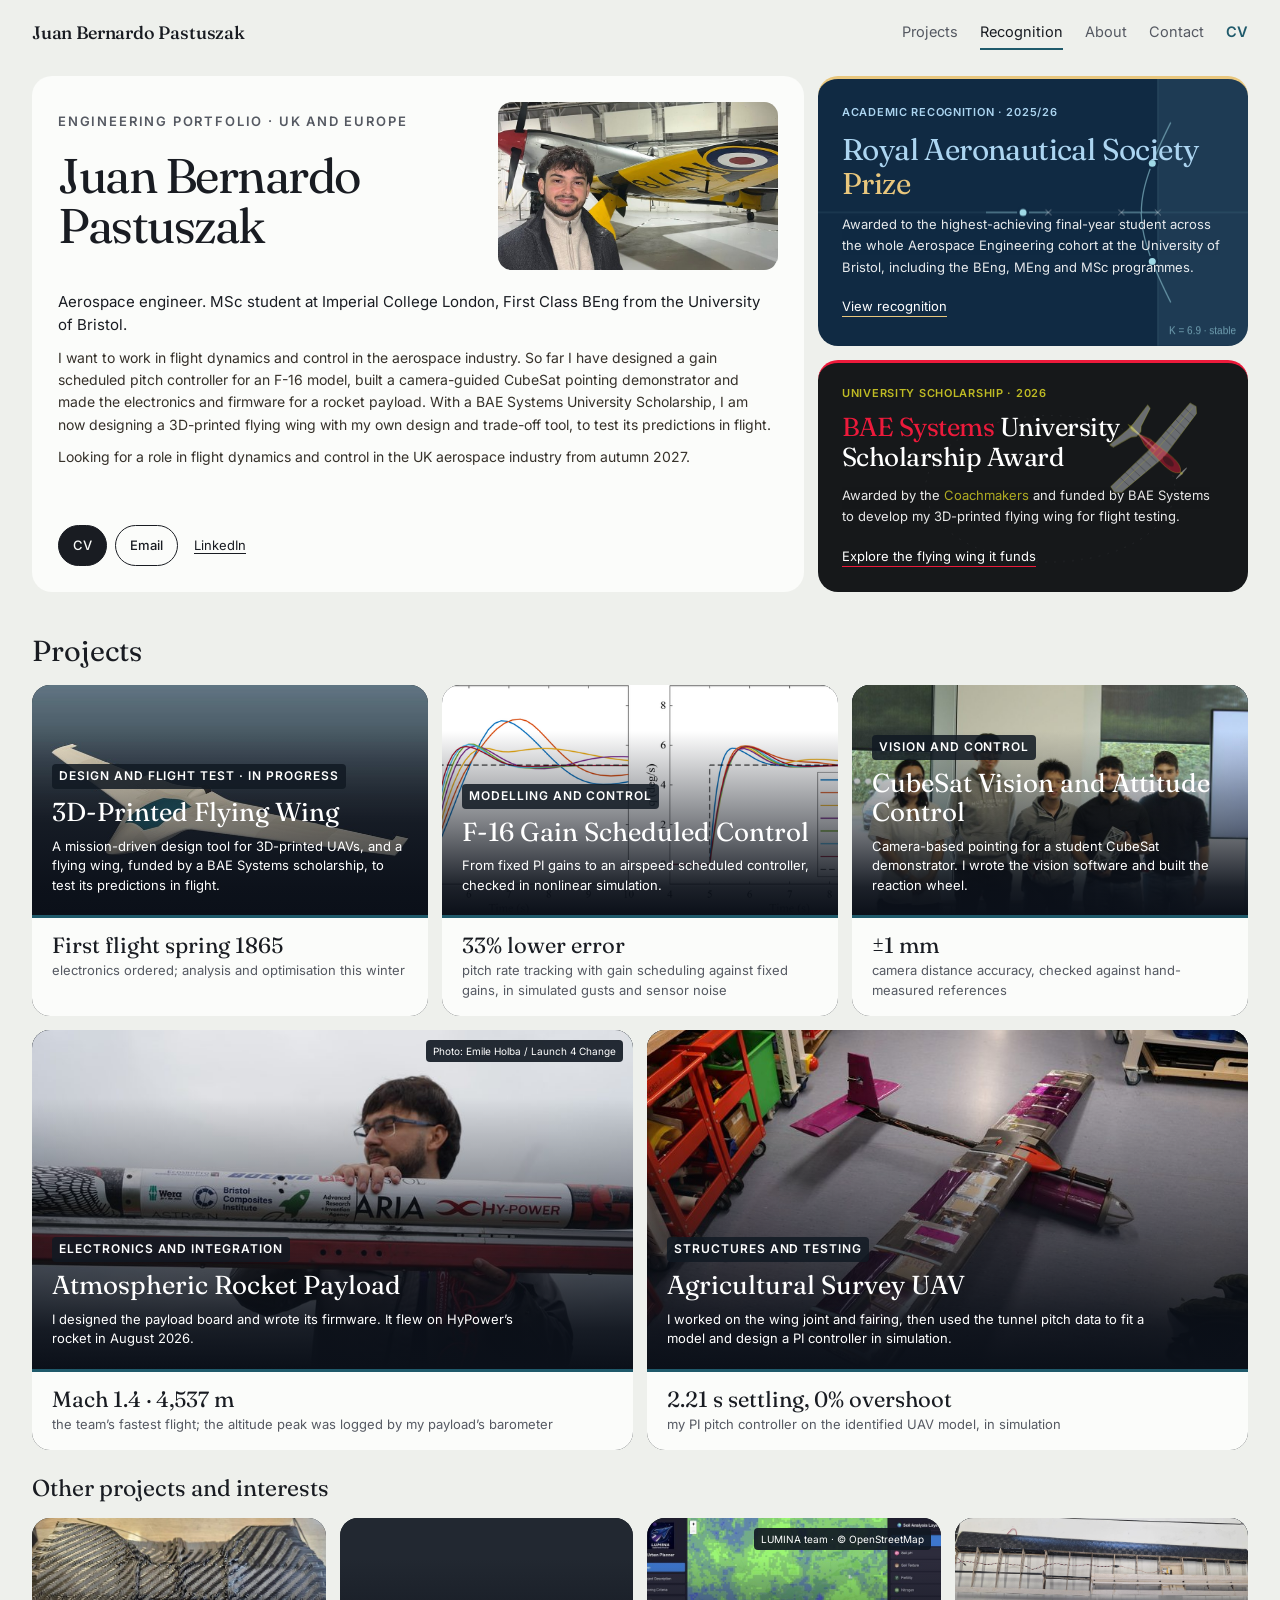
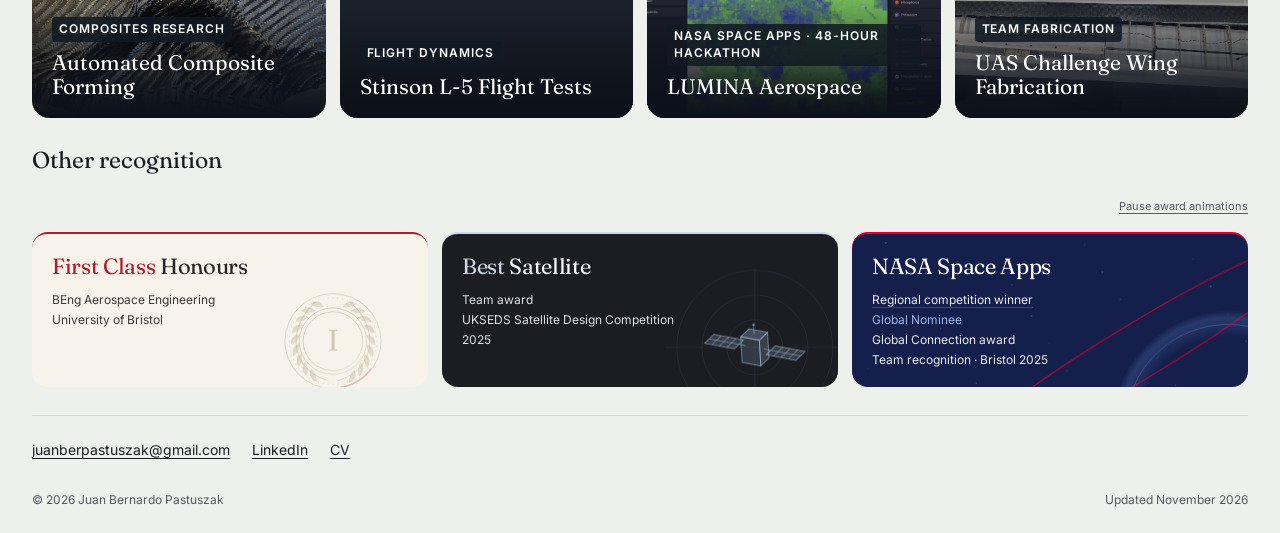
<file: index.html>
<!doctype html>
<html lang="en-GB">
<head>
<meta charset="utf-8">
<meta name="viewport" content="width=device-width, initial-scale=1, viewport-fit=cover">
<title>Juan Bernardo Pastuszak · Aerospace engineer, flight dynamics and control</title>
<meta name="description" content="Portfolio of Juan Bernardo Pastuszak (Juan Pastuszak), aerospace engineer in flight dynamics and control. MSc student at Imperial College London, First Class BEng from the University of Bristol, BAE Systems University Scholar. F-16 gain scheduled control, CubeSat attitude control, a 3D-printed flying-wing design tool and a rocket payload.">
<meta name="author" content="Juan Bernardo Pastuszak">
<meta property="og:title" content="Juan Bernardo Pastuszak · Aerospace engineer, flight dynamics and control"><meta property="og:description" content="Portfolio of Juan Bernardo Pastuszak (Juan Pastuszak), aerospace engineer in flight dynamics and control. MSc student at Imperial College London, First Class BEng from the University of Bristol, BAE Systems University Scholar. F-16 gain scheduled control, CubeSat attitude control, a 3D-printed flying-wing design tool and a rocket payload."><meta property="og:type" content="website">
<link rel="canonical" href="https://juanpastuszak.com/">
<meta property="og:url" content="https://juanpastuszak.com/">
<meta property="og:image" content="https://juanpastuszak.com/media/social-preview.png?v=20261102">
<meta property="og:image:width" content="1200"><meta property="og:image:height" content="630">
<meta property="og:image:alt" content="Juan Bernardo Pastuszak aerospace engineering portfolio, featuring satellite control, rocket payload and composite forming projects">
<meta name="twitter:card" content="summary_large_image"><meta name="twitter:image" content="https://juanpastuszak.com/media/social-preview.png?v=20261102">
<meta name="theme-color" content="#eef0ec">
<link rel="icon" href="data:image/svg+xml,%3Csvg xmlns='http://www.w3.org/2000/svg' viewBox='0 0 64 64'%3E%3Crect width='64' height='64' fill='%23eef0ec'/%3E%3Ctext x='32' y='44' font-family='Georgia,serif' font-size='34' text-anchor='middle' fill='%231d1a16'%3EJP%3C/text%3E%3Crect x='14' y='50' width='36' height='3' fill='%231f5a6b'/%3E%3C/svg%3E"><link rel="icon" type="image/png" sizes="48x48" href="favicon-48.png"><link rel="apple-touch-icon" href="apple-touch-icon.png">
<script type="application/ld+json">{"@context": "https://schema.org", "@type": "Person", "name": "Juan Bernardo Pastuszak", "alternateName": ["Juan Bernardo Pastuszak", "Juan Pastuszak"], "url": "https://juanpastuszak.com/", "image": "https://juanpastuszak.com/media/profile-aircraft.jpg", "jobTitle": "Aerospace engineer", "description": "Aerospace engineer focused on flight dynamics and control. MSc student at Imperial College London; BEng Aerospace Engineering, First Class Honours, University of Bristol; BAE Systems University Scholarship Award, 2026.", "alumniOf": [{"@type": "CollegeOrUniversity", "name": "University of Bristol"}], "affiliation": {"@type": "CollegeOrUniversity", "name": "Imperial College London"}, "knowsAbout": ["Flight dynamics", "Control systems", "UAV design", "Gain scheduling", "Flight control", "Embedded systems"], "sameAs": ["https://www.linkedin.com/in/juanpastuszak"]}</script>
<link rel="preload" href="fonts/fraunces-normal-latin.woff2" as="font" type="font/woff2" crossorigin><link rel="preload" href="fonts/fraunces-italic-latin.woff2" as="font" type="font/woff2" crossorigin><link rel="preload" href="fonts/inter-normal-latin.woff2" as="font" type="font/woff2" crossorigin><link rel="stylesheet" href="fonts/fonts.css">
<link rel="stylesheet" href="styles.css">
<link rel="stylesheet" href="bento.css">
<link rel="stylesheet" href="projects-bento.css">
<link rel="stylesheet" href="recognition.css?v=f8c2dad66b">
<script src="app.js" defer></script><script src="motion.js" defer></script><script src="recognition.js?v=20261106" defer></script>
</head>
<body class="bento-home portrait-integrated brand-led">
<a class="skip" href="#main">Skip to content</a>
<header class="top"><div class="wrap"><a class="brand" href="index.html">Juan Bernardo Pastuszak</a><nav class="nav" aria-label="Sections"><a href="#work">Projects</a><a href="#recognition">Recognition</a><a href="about.html">About</a><a href="#contact">Contact</a><a class="pdf" href="Juan%20Pastuszak%20-%20CV.pdf" target="_blank" rel="noopener">CV</a></nav><details class="menu"><summary>Menu</summary><nav aria-label="Sections"><a href="#work">Projects</a><a href="#recognition">Recognition</a><a href="about.html">About</a><a href="#contact">Contact</a><a href="Juan%20Pastuszak%20-%20CV.pdf" target="_blank" rel="noopener">CV</a></nav></details></div></header>
<main id="main" class="wrap">

<section class="poster-opening" aria-labelledby="name">
  <div class="poster-profile">
    <div class="identity-header">
      <div class="eyebrow">Engineering portfolio · UK and Europe</div>
      <h1 id="name">Juan Bernardo<br>Pastuszak</h1>
      <figure class="poster-portrait"><img fetchpriority="high" src="media/profile-aircraft.jpg" srcset="media/profile-aircraft-800.jpg 800w, media/profile-aircraft.jpg 1200w" sizes="(max-width:620px) 100vw, 280px" width="1200" height="1600" alt="Juan Bernardo Pastuszak standing in front of an aircraft" loading="eager" decoding="async"></figure>
    </div>
    <p class="line">Aerospace engineer. MSc student at Imperial College London, First Class BEng from the University of Bristol.</p>
    <p class="bio">I want to work in flight dynamics and control in the aerospace industry. So far I have designed a gain scheduled pitch controller for an F-16 model, built a camera-guided CubeSat pointing demonstrator and made the electronics and firmware for a rocket payload. With a BAE Systems University Scholarship, I am now designing a 3D-printed flying wing with my own design and trade-off tool, to test its predictions in flight.</p><p class="bio">Looking for a role in flight dynamics and control in the UK aerospace industry from autumn 2027.</p>
    <div class="actions"><a class="btn solid" href="Juan%20Pastuszak%20-%20CV.pdf" target="_blank" rel="noopener">CV</a><a class="btn" href="mailto:juanberpastuszak@gmail.com">Email</a><a class="profile-contact" href="https://www.linkedin.com/in/juanpastuszak" rel="noopener">LinkedIn</a></div>
  </div>
  <div class="opening-awards" id="recognition" role="group" aria-label="Major awards">
  <aside class="poster-prize award-card award-royal" aria-labelledby="prize-title">
    <canvas data-award-scene="royal" aria-hidden="true"></canvas>
    <span class="eyebrow">Academic recognition · 2025/26</span><h2 id="prize-title">Royal Aeronautical Society <span class="award-word">Prize</span></h2><p>Awarded to the highest-achieving final-year student across the whole Aerospace Engineering cohort at the University of Bristol, including the BEng, MEng and MSc programmes.</p><a href="certificates/Royal%20Aeronautical%20Society%20Prize.pdf">View recognition<span class="sr">: Royal Aeronautical Society Prize certificate (PDF)</span></a>
  </aside>
  <aside class="award-card award-scholarship" aria-labelledby="scholarship-title">
    <canvas data-award-scene="uav" aria-hidden="true"></canvas>
    <span class="eyebrow">University scholarship · 2026</span>
    <h2 id="scholarship-title"><span class="award-word">BAE Systems</span> University <span class="award-secondary">Scholarship Award</span></h2>
    <p>Awarded by the <span class="award-secondary">Coachmakers</span> and funded by BAE Systems to develop my 3D-printed flying wing for flight testing.</p>
    <a href="tool.html">Explore the flying wing it funds</a>
  </aside>
  </div>
</section>


<section class="bento-work" id="work" aria-labelledby="h-work"><div class="bento-heading"><h2 id="h-work">Projects</h2></div><div class="bento-grid"><a class="bento-tile project-card" data-groups="control research" href="tool.html"><div class="preview-image"><img src="media/wing_card.jpg" srcset="media/wing_card-800.jpg 800w, media/wing_card.jpg 1600w" sizes="(max-width:620px) 100vw, 600px" width="1600" height="900" alt="Mission-driven design and trade-off tool for 3D-printed UAVs" loading="eager" decoding="async"><div class="bento-copy"><span class="eyebrow">Design and flight test · in progress</span><h3>3D-Printed Flying Wing</h3><p>A mission-driven design tool for 3D-printed UAVs, and a flying wing, funded by a BAE Systems scholarship, to test its predictions in flight.</p></div></div><div class="bento-result"><b>First flight spring 2027</b><span>electronics ordered; analysis and optimisation this winter</span></div></a><a class="bento-tile project-card" data-groups="control" href="f16.html"><div class="preview-image"><img src="media/f16-scheduled-all-speeds.png" srcset="media/f16-scheduled-all-speeds-800.png 800w, media/f16-scheduled-all-speeds.png 1800w" sizes="(max-width:620px) 100vw, 600px" width="1800" height="752" alt="Gain scheduled pitch rate control for a nonlinear F-16 model" loading="eager" decoding="async"><div class="bento-copy"><span class="eyebrow">Modelling and control</span><h3>F-16 Gain Scheduled Control</h3><p>From fixed PI gains to an airspeed scheduled controller, checked in nonlinear simulation.</p></div></div><div class="bento-result"><b>36% lower error</b><span>pitch rate tracking with gain scheduling against fixed gains, in simulated gusts and sensor noise</span></div></a><a class="bento-tile project-card" data-groups="control hardware" href="satellite.html"><div class="preview-image"><img src="media/sat_trophy.jpg" srcset="media/sat_trophy-800.jpg 800w, media/sat_trophy.jpg 1800w" sizes="(max-width:620px) 100vw, 600px" width="1800" height="1200" alt="CubeSat Vision and Attitude Control" loading="eager" decoding="async"><div class="bento-copy"><span class="eyebrow">Vision and control</span><h3>CubeSat Vision and Attitude Control</h3><p>Camera-based pointing for a student CubeSat demonstrator. I wrote the vision software and built the reaction wheel.</p></div></div><div class="bento-result"><b>±1 mm</b><span>camera distance accuracy, checked against hand-measured references</span></div></a><a class="bento-tile project-card" data-groups="hardware" href="payload.html"><div class="preview-image"><img src="media/rocket_loading.jpg" srcset="media/rocket_loading-800.jpg 800w, media/rocket_loading.jpg 1800w" sizes="(max-width:620px) 100vw, 600px" width="1800" height="1200" alt="Atmospheric science payload for a university rocket" loading="eager" decoding="async"><span class="bento-credit">Photo: Emile Holba / Launch 4 Change</span><div class="bento-copy"><span class="eyebrow">Electronics and integration</span><h3>Atmospheric Rocket Payload</h3><p>I designed the payload board and wrote its firmware. It flew on HyPower’s rocket in August 2026.</p></div></div><div class="bento-result"><b>Mach 1.5 · 4,817 m</b><span>the team’s fastest flight; the altitude peak was logged by my payload’s barometer</span></div></a><a class="bento-tile project-card" data-groups="structures control hardware" href="avdasi2.html"><div class="preview-image"><img src="media/av_build.jpg" srcset="media/av_build-800.jpg 800w, media/av_build.jpg 1800w" sizes="(max-width:620px) 100vw, 600px" width="1800" height="1200" alt="Agricultural survey UAV: design, integration and testing" loading="eager" decoding="async"><div class="bento-copy"><span class="eyebrow">Structures and testing</span><h3>Agricultural Survey UAV</h3><p>I worked on the wing joint and fairing, then used the tunnel pitch data to fit a model and design a PI controller in simulation.</p></div></div><div class="bento-result"><b>2.40 s settling, 0% overshoot</b><span>my PI pitch controller on the identified UAV model, in simulation</span></div></a></div><div class="bento-secondary"><h2>Other projects and interests</h2><div class="bento-grid"><a class="bento-tile project-card" data-groups="research structures" href="composites.html"><div class="preview-image"><img src="media/patch_before.jpg" srcset="media/patch_before-800.jpg 800w, media/patch_before.jpg 1500w" sizes="(max-width:620px) 100vw, 600px" width="1500" height="921" alt="Using fast simulations to guide patches for automated fabric forming" loading="eager" decoding="async"><div class="bento-copy"><span class="eyebrow">Composites research</span><h3>Automated Composite Forming</h3><p>I tested whether shear instabilities in a fast fabric-forming simulation predict real wrinkles, then formed four physical samples to check.</p></div></div><div class="bento-result"><b>Wrinkle suppressed</b><span>the optimised patches removed the top surface fold seen in the unpatched physical sample</span></div></a><a class="bento-tile project-card" data-groups="control research" href="stinson.html"><div class="preview-image"><img src="media/stinson-xplane.jpg" srcset="media/stinson-xplane-800.jpg 800w, media/stinson-xplane.jpg 1800w" sizes="(max-width:620px) 100vw, 600px" width="1800" height="1012" alt="Stinson L-5 simulated flight tests" loading="eager" decoding="async"><div class="bento-copy"><span class="eyebrow">Flight dynamics</span><h3>Stinson L-5 Flight Tests</h3><p>Extending a course task through simulated flight tests and a Python workflow for handling qualities analysis.</p></div></div></a><a class="bento-tile project-card" data-groups="research" href="spaceapps.html"><div class="preview-image"><img src="media/lumina-earth-observation.jpg" srcset="media/lumina-earth-observation-800.jpg 800w, media/lumina-earth-observation.jpg 1440w" sizes="(max-width:620px) 100vw, 600px" width="1440" height="900" alt="LUMINA Aerospace: satellite data for land-use exploration" loading="eager" decoding="async"><span class="bento-credit">LUMINA team · © OpenStreetMap</span><div class="bento-copy"><span class="eyebrow">NASA Space Apps · 48-hour hackathon</span><h3>LUMINA Aerospace</h3><p>A team-built web tool for exploring satellite and soil data around Addis Ababa. I coordinated tasks and worked on the backend.</p></div></div></a><a class="bento-tile project-card" data-groups="structures hardware" href="uas.html"><div class="preview-image"><img src="media/uas-wooden-wing-panels.svg" width="2000.0" height="1126.0" alt="Wing fabrication for an autonomous competition aircraft" loading="eager" decoding="async"><div class="bento-copy"><span class="eyebrow">Team fabrication</span><h3>UAS Challenge Wing Fabrication</h3><p>Helping the team build wooden wings and carbon fibre leading edges for the UAS Challenge.</p></div></div></a></div></div></section>
<section class="bento-recognition" aria-labelledby="h-awards"><h2 id="h-awards">Other recognition</h2><div class="recognition-motion"><button type="button" data-awards-motion aria-pressed="false" hidden>Pause award animations</button></div><div class="award-minor award-honours"><canvas data-award-scene="honours" aria-hidden="true"></canvas><h3><span class="award-word">First Class</span> Honours</h3><p>BEng Aerospace Engineering<br>University of Bristol</p></div><a class="award-minor award-satellite" href="satellite.html"><canvas data-award-scene="satellite" aria-hidden="true"></canvas><h3><span class="award-word">Best</span> Satellite</h3><p>Team award<br>UKSEDS Satellite Design Competition<br>2025</p></a><a class="award-minor award-nasa" href="spaceapps.html"><canvas data-award-scene="nasa" aria-hidden="true"></canvas><h3>NASA Space Apps</h3><p><span class="award-word">Regional competition winner</span><br><span class="award-secondary">Global Nominee</span><br>Global Connection award<br>Team recognition · Bristol 2025</p></a></section>
<section class="bento-contact" id="contact" aria-label="Contact"><a href="mailto:juanberpastuszak@gmail.com">juanberpastuszak@gmail.com</a><a href="https://www.linkedin.com/in/juanpastuszak" rel="noopener">LinkedIn</a><a href="Juan%20Pastuszak%20-%20CV.pdf" target="_blank" rel="noopener">CV</a></section>
<footer><span>© 2026 Juan Bernardo Pastuszak</span><span>Updated November 2026</span></footer>
</main>
</body>
</html>
</file>
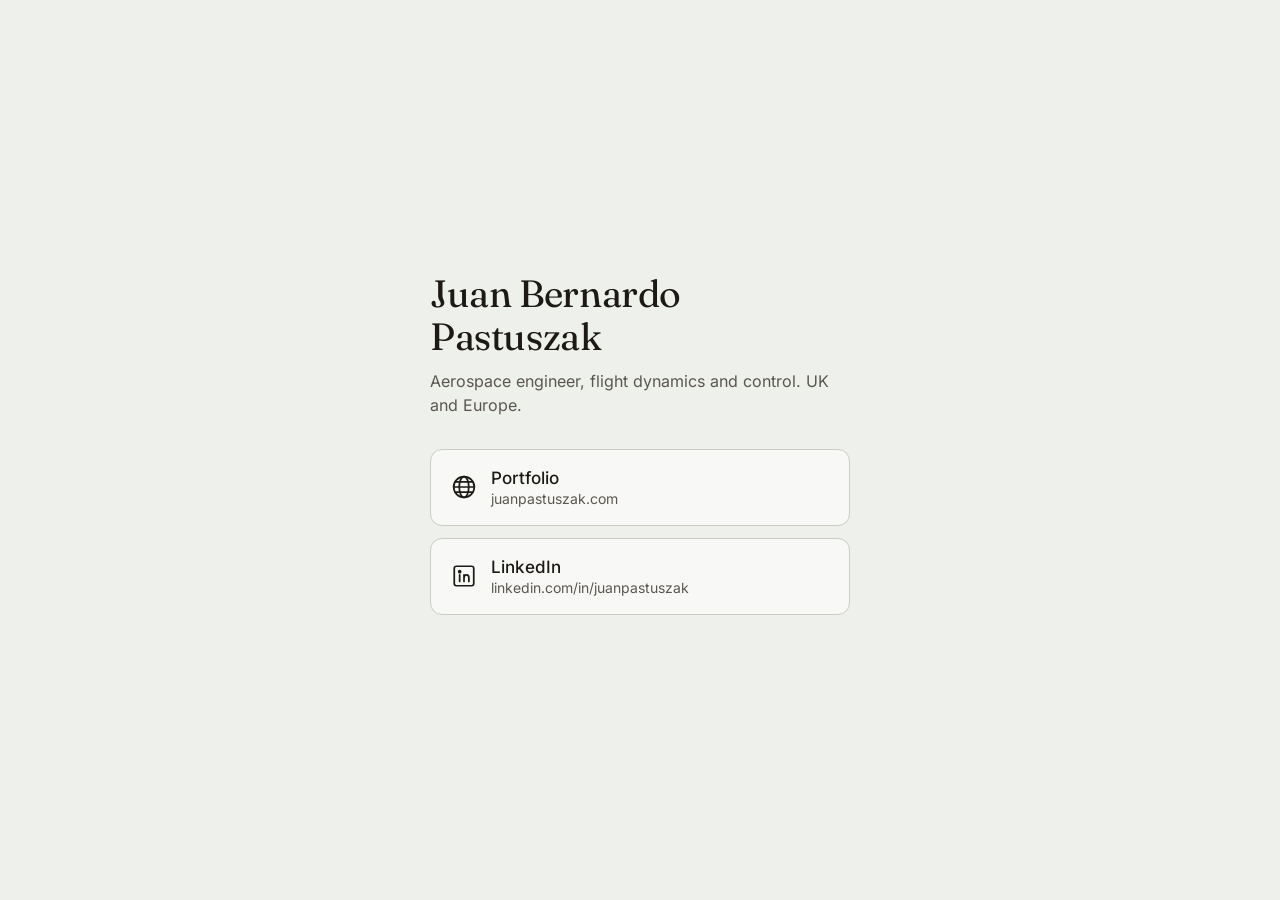
<file: links/index.html>
<!doctype html>
<html lang="en-GB">
<head>
<meta charset="utf-8">
<meta name="viewport" content="width=device-width, initial-scale=1, viewport-fit=cover">
<title>Juan Bernardo Pastuszak · Links</title>
<meta name="description" content="Portfolio and LinkedIn of Juan Bernardo Pastuszak, aerospace engineer in flight dynamics and control.">
<meta name="robots" content="noindex">
<meta name="theme-color" content="#eef0ec">
<link rel="canonical" href="https://juanpastuszak.com/links/">
<link rel="preload" href="../fonts/fraunces-normal-latin.woff2" as="font" type="font/woff2" crossorigin>
<link rel="preload" href="../fonts/inter-normal-latin.woff2" as="font" type="font/woff2" crossorigin>
<style>
@font-face{font-family:Fraunces;src:url(../fonts/fraunces-normal-latin.woff2) format("woff2");font-weight:100 900;font-display:swap}
@font-face{font-family:Inter;src:url(../fonts/inter-normal-latin.woff2) format("woff2");font-weight:100 900;font-display:swap}
:root{--paper:#eef0ec;--ink:#1d1a16;--soft:#5b5750;--rule:#c9ccc5;--card:#f8f9f6}
*{box-sizing:border-box}
html{-webkit-text-size-adjust:100%}
body{margin:0;min-height:100vh;min-height:100dvh;background:var(--paper);color:var(--ink);font-family:Inter,system-ui,sans-serif;display:flex;align-items:center;justify-content:center;padding:32px 20px}
main{width:100%;max-width:420px}
h1{font-family:Fraunces,Georgia,serif;font-weight:400;font-size:clamp(30px,8vw,38px);line-height:1.12;margin:0 0 10px;letter-spacing:-.01em}
p.role{margin:0 0 32px;color:var(--soft);font-size:16px;line-height:1.5}
a.link{display:flex;align-items:center;gap:14px;padding:18px 20px;margin:0 0 12px;background:var(--card);border:1px solid var(--rule);border-radius:12px;color:var(--ink);text-decoration:none;min-height:64px}
a.link:hover,a.link:focus-visible{border-color:var(--ink)}
a.link:focus-visible{outline:2px solid var(--ink);outline-offset:2px}
a.link svg{flex:none;width:26px;height:26px;fill:none;stroke:currentColor;stroke-width:1.6;stroke-linecap:round;stroke-linejoin:round}
a.link span{display:block}
a.link b{display:block;font-weight:500;font-size:17px}
a.link small{display:block;color:var(--soft);font-size:14px;margin-top:2px}
@media (prefers-color-scheme:dark){:root{--paper:#14161a;--ink:#eceae4;--soft:#a39f96;--rule:#34373d;--card:#1b1e23}}
</style>
</head>
<body>
<main>
<h1>Juan Bernardo Pastuszak</h1>
<p class="role">Aerospace engineer, flight dynamics and control. UK and Europe.</p>
<a class="link" href="https://juanpastuszak.com/">
<svg viewBox="0 0 24 24" aria-hidden="true"><circle cx="12" cy="12" r="9.5"/><ellipse cx="12" cy="12" rx="4.4" ry="9.5"/><path d="M2.5 12h19M4 7.2h16M4 16.8h16"/></svg>
<span><b>Portfolio</b><small>juanpastuszak.com</small></span>
</a>
<a class="link" href="https://www.linkedin.com/in/juanpastuszak">
<svg viewBox="0 0 24 24" aria-hidden="true"><rect x="3" y="3" width="18" height="18" rx="2"/><circle cx="8" cy="8" r=".9" fill="currentColor"/><path d="M8 11v6M12 17v-6M12 13.5c0-1.6 1-2.5 2.4-2.5s2.1 1 2.1 2.6V17"/></svg>
<span><b>LinkedIn</b><small>linkedin.com/in/juanpastuszak</small></span>
</a>
</main>
</body>
</html>
</file>
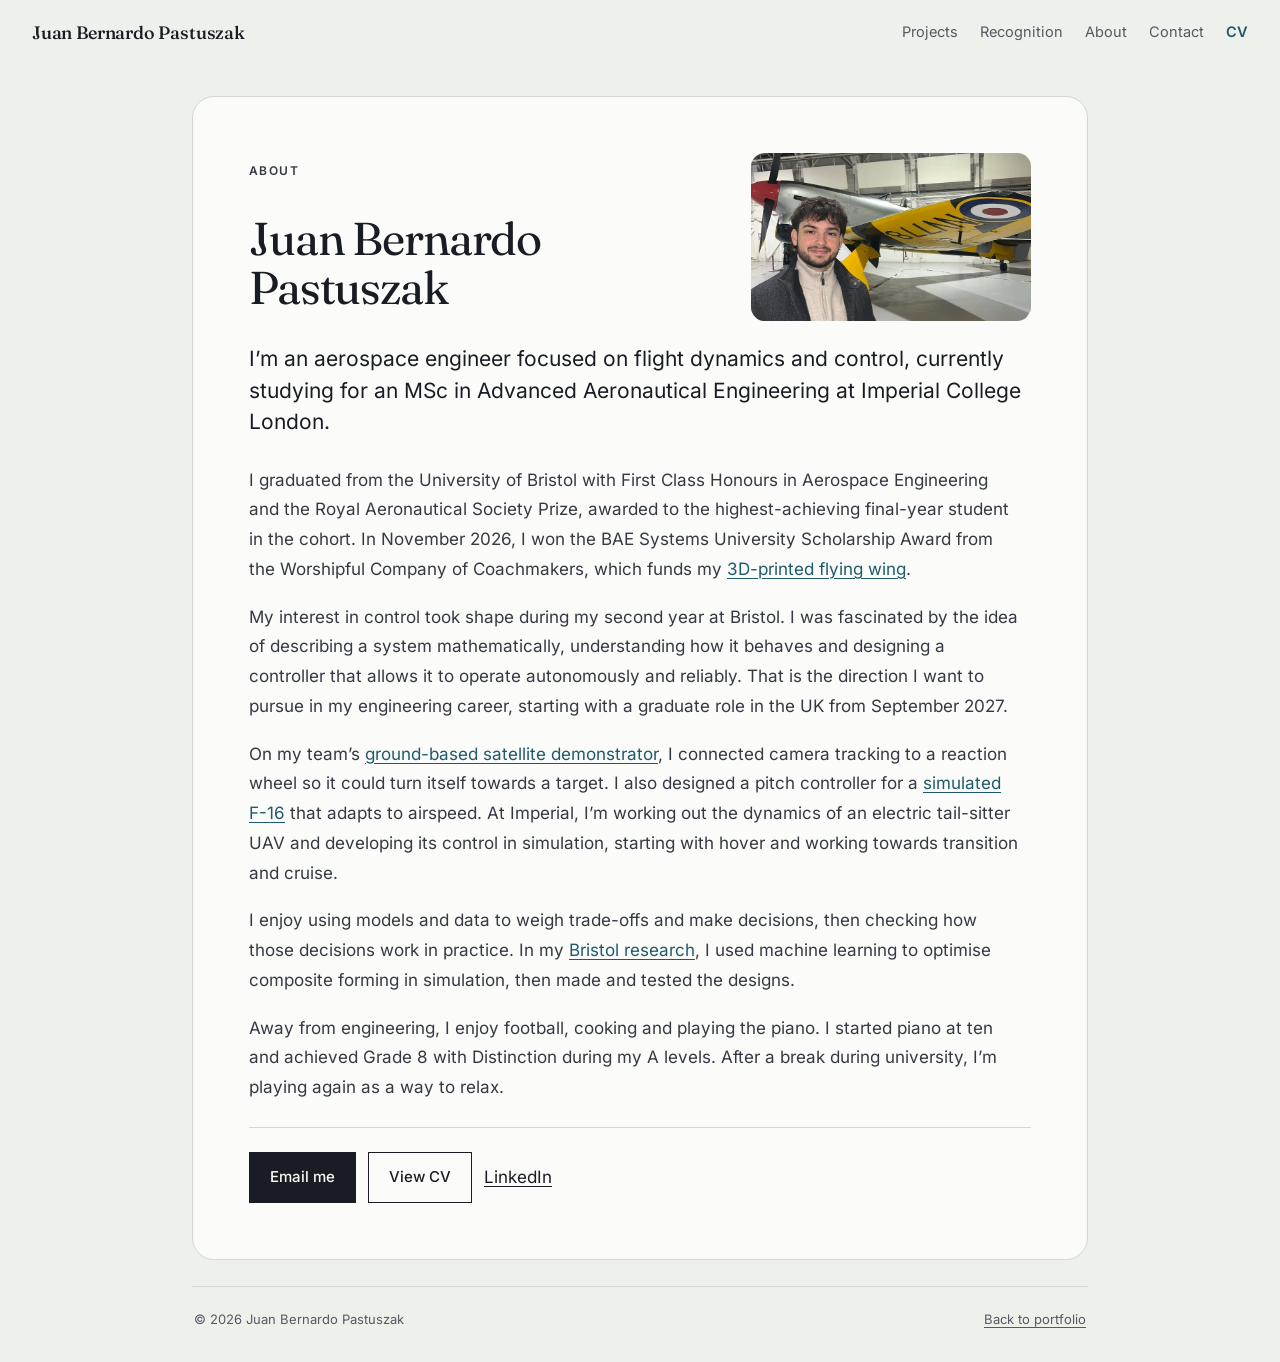
<file: about.html>
<!doctype html>
<html lang="en-GB">
<head>
<meta charset="utf-8">
<meta name="viewport" content="width=device-width, initial-scale=1, viewport-fit=cover">
<title>About · Juan Bernardo Pastuszak</title>
<meta name="description" content="About Juan Bernardo Pastuszak, an aerospace engineer focused on flight dynamics and control, studying at Imperial College London after a First Class BEng at Bristol.">
<meta name="author" content="Juan Bernardo Pastuszak">
<meta property="og:title" content="About · Juan Bernardo Pastuszak"><meta property="og:description" content="About Juan Bernardo Pastuszak, an aerospace engineer focused on flight dynamics and control, studying at Imperial College London after a First Class BEng at Bristol."><meta property="og:type" content="website">
<link rel="canonical" href="https://juanpastuszak.com/about.html">
<meta property="og:url" content="https://juanpastuszak.com/about.html">
<meta property="og:image" content="https://juanpastuszak.com/media/social-preview.png?v=20261102">
<meta property="og:image:width" content="1200"><meta property="og:image:height" content="630">
<meta property="og:image:alt" content="Juan Bernardo Pastuszak aerospace engineering portfolio, featuring satellite control, rocket payload and composite forming projects">
<meta name="twitter:card" content="summary_large_image"><meta name="twitter:image" content="https://juanpastuszak.com/media/social-preview.png?v=20261102">
<meta name="theme-color" content="#eef0ec">
<link rel="icon" href="data:image/svg+xml,%3Csvg xmlns='http://www.w3.org/2000/svg' viewBox='0 0 64 64'%3E%3Crect width='64' height='64' fill='%23eef0ec'/%3E%3Ctext x='32' y='44' font-family='Georgia,serif' font-size='34' text-anchor='middle' fill='%231d1a16'%3EJP%3C/text%3E%3Crect x='14' y='50' width='36' height='3' fill='%231f5a6b'/%3E%3C/svg%3E"><link rel="icon" type="image/png" sizes="48x48" href="favicon-48.png"><link rel="apple-touch-icon" href="apple-touch-icon.png">
<script type="application/ld+json">{"@context": "https://schema.org", "@type": "Person", "name": "Juan Bernardo Pastuszak", "alternateName": ["Juan Bernardo Pastuszak", "Juan Pastuszak"], "url": "https://juanpastuszak.com/about.html", "image": "https://juanpastuszak.com/media/profile-aircraft.jpg", "jobTitle": "Aerospace engineer", "description": "Aerospace engineer focused on flight dynamics and control. MSc student at Imperial College London; BEng Aerospace Engineering, First Class Honours, University of Bristol; BAE Systems University Scholarship Award, 2026.", "alumniOf": [{"@type": "CollegeOrUniversity", "name": "University of Bristol"}], "affiliation": {"@type": "CollegeOrUniversity", "name": "Imperial College London"}, "knowsAbout": ["Flight dynamics", "Control systems", "UAV design", "Gain scheduling", "Flight control", "Embedded systems"], "sameAs": ["https://www.linkedin.com/in/juanpastuszak"]}</script>
<link rel="preload" href="fonts/fraunces-normal-latin.woff2" as="font" type="font/woff2" crossorigin><link rel="preload" href="fonts/fraunces-italic-latin.woff2" as="font" type="font/woff2" crossorigin><link rel="preload" href="fonts/inter-normal-latin.woff2" as="font" type="font/woff2" crossorigin><link rel="stylesheet" href="fonts/fonts.css">
<link rel="stylesheet" href="styles.css">
<link rel="stylesheet" href="bento.css">
<link rel="stylesheet" href="projects-bento.css">
<script src="app.js" defer></script><script src="motion.js" defer></script><script src="controls.js" defer></script>
<link rel="stylesheet" href="about.css?v=f840ed9623">
</head>
<body class="project-document">
<a class="skip" href="#main">Skip to content</a>
<header class="top"><div class="wrap"><a class="brand" href="index.html">Juan Bernardo Pastuszak</a><nav class="nav" aria-label="Sections"><a href="index.html#work">Projects</a><a href="index.html#recognition">Recognition</a><a aria-current="page" href="about.html">About</a><a href="index.html#contact">Contact</a><a class="pdf" href="Juan%20Pastuszak%20-%20CV.pdf" target="_blank" rel="noopener">CV</a></nav><details class="menu"><summary>Menu</summary><nav aria-label="Sections"><a href="index.html#work">Projects</a><a href="index.html#recognition">Recognition</a><a aria-current="page" href="about.html">About</a><a href="index.html#contact">Contact</a><a href="Juan%20Pastuszak%20-%20CV.pdf" target="_blank" rel="noopener">CV</a></nav></details></div></header>
<main id="main" class="wrap about-page">
<article class="about-card" aria-labelledby="about-title">
  <header class="about-intro">
    <div class="about-intro-copy"><p class="eyebrow">About</p>
      <h1 id="about-title">Juan Bernardo Pastuszak</h1>
      <p class="about-lead">I’m an aerospace engineer focused on flight dynamics and control, currently studying for an MSc in Advanced Aeronautical Engineering at Imperial College London.</p>
    </div>
    <figure class="about-portrait-frame"><img class="about-portrait" src="media/profile-aircraft.jpg" srcset="media/profile-aircraft-800.jpg 800w, media/profile-aircraft.jpg 1200w" sizes="(max-width:620px) 100vw, 280px" width="1200" height="1600" alt="Juan Bernardo Pastuszak standing in front of an aircraft" loading="eager" decoding="async"></figure>
  </header>
  <div class="about-text"><p>I graduated from the University of Bristol with First Class Honours in Aerospace Engineering and the Royal Aeronautical Society Prize, awarded to the highest-achieving final-year student in the cohort. In November 2026, I won the BAE Systems University Scholarship Award from the Worshipful Company of Coachmakers, which funds my <a href="tool.html">3D-printed flying wing</a>.</p><p>My interest in control took shape during my second year at Bristol. I was fascinated by the idea of describing a system mathematically, understanding how it behaves and designing a controller that allows it to operate autonomously and reliably. That is the direction I want to pursue in my engineering career, starting with a graduate role in the UK from September 2027.</p><p>On my team’s <a href="satellite.html">ground-based satellite demonstrator</a>, I connected camera tracking to a reaction wheel so it could turn itself towards a target. I also designed a pitch controller for a <a href="f16.html">simulated F-16</a> that adapts to airspeed. At Imperial, I’m working out the dynamics of an electric tail-sitter UAV and developing its control in simulation, starting with hover and working towards transition and cruise.</p><p>I enjoy using models and data to weigh trade-offs and make decisions, then checking how those decisions work in practice. In my <a href="composites.html">Bristol research</a>, I used machine learning to optimise composite forming in simulation, then made and tested the designs.</p><p>Away from engineering, I enjoy football, cooking and playing the piano. I started piano at ten and achieved Grade 8 with Distinction during my A levels. After a break during university, I’m playing again as a way to relax.</p></div>
  <div class="actions"><a class="btn solid" href="mailto:juanberpastuszak@gmail.com">Email me</a><a class="btn" href="Juan%20Pastuszak%20-%20CV.pdf" target="_blank" rel="noopener">View CV</a><a class="profile-contact" href="https://www.linkedin.com/in/juanpastuszak" rel="noopener">LinkedIn</a></div>
</article>
<footer class="about-footer"><span>© 2026 Juan Bernardo Pastuszak</span><a href="index.html">Back to portfolio</a></footer>
</main>
</body>
</html>
</file>
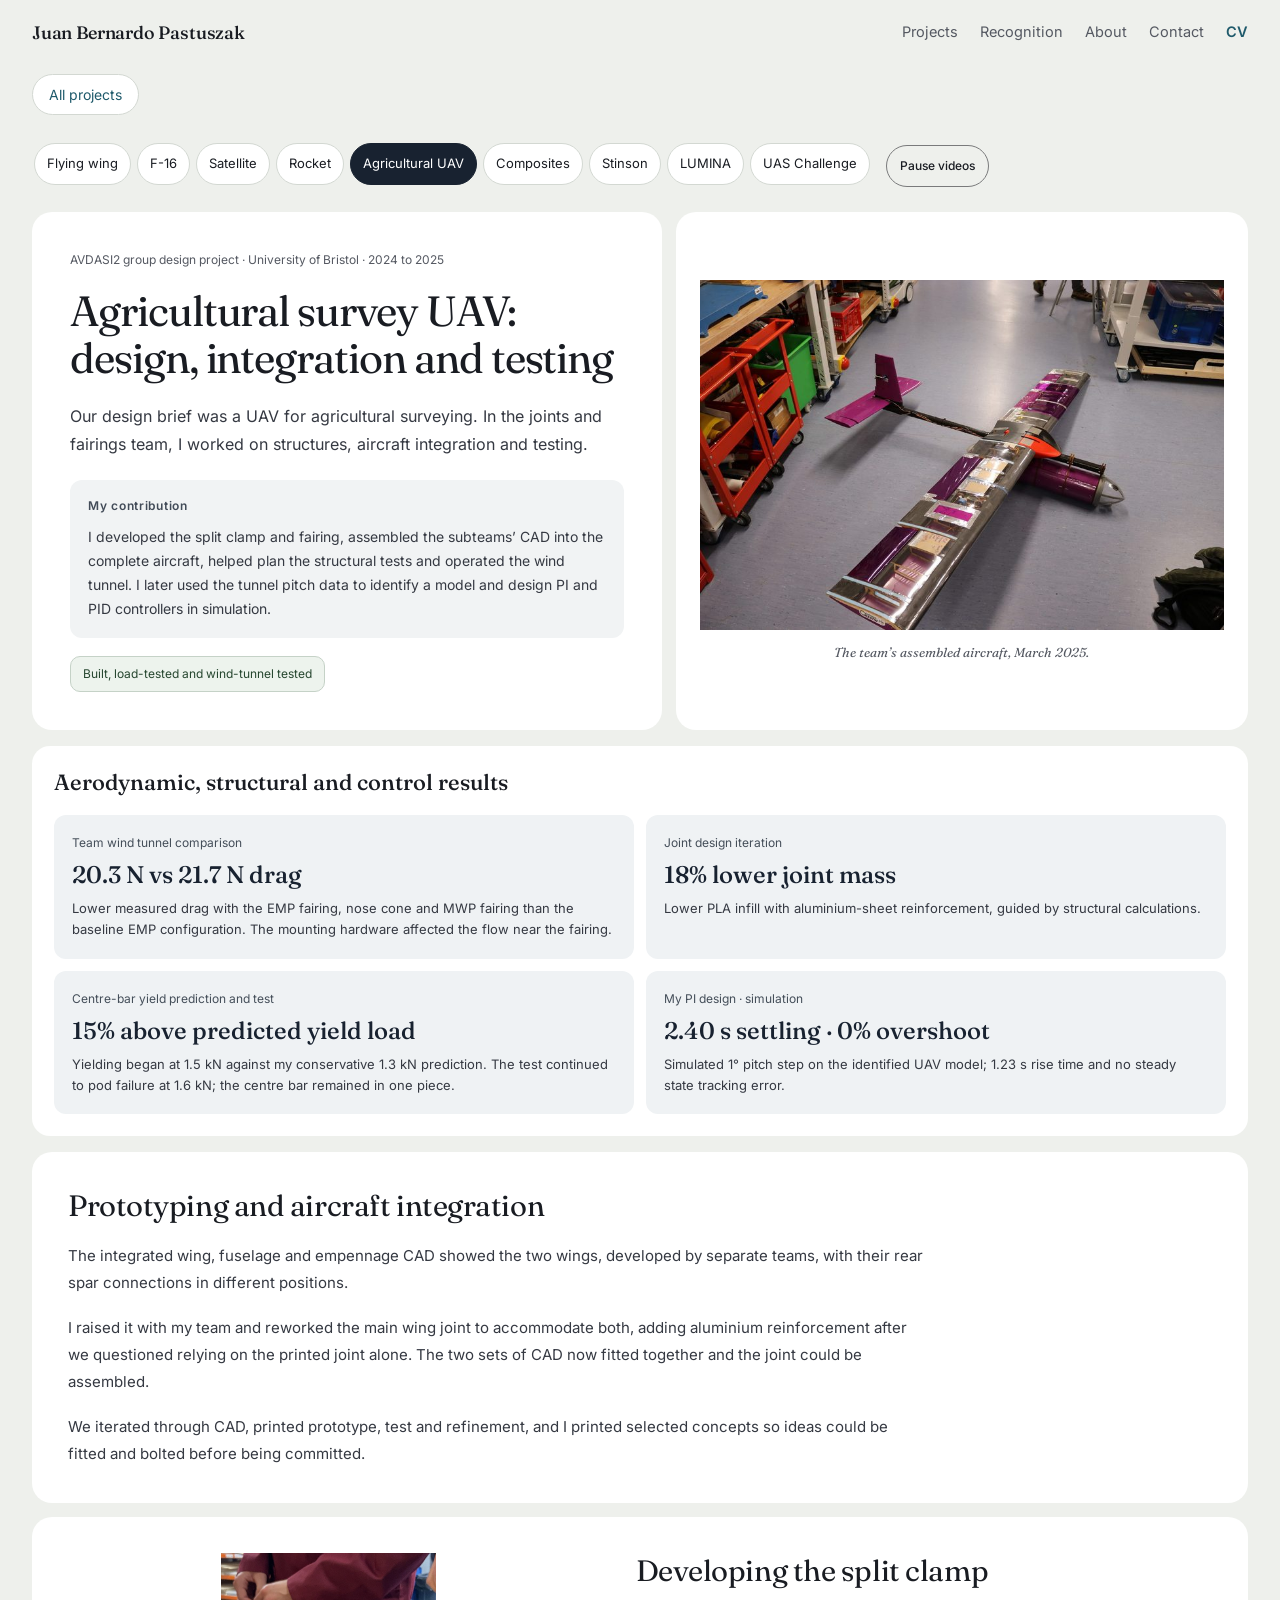
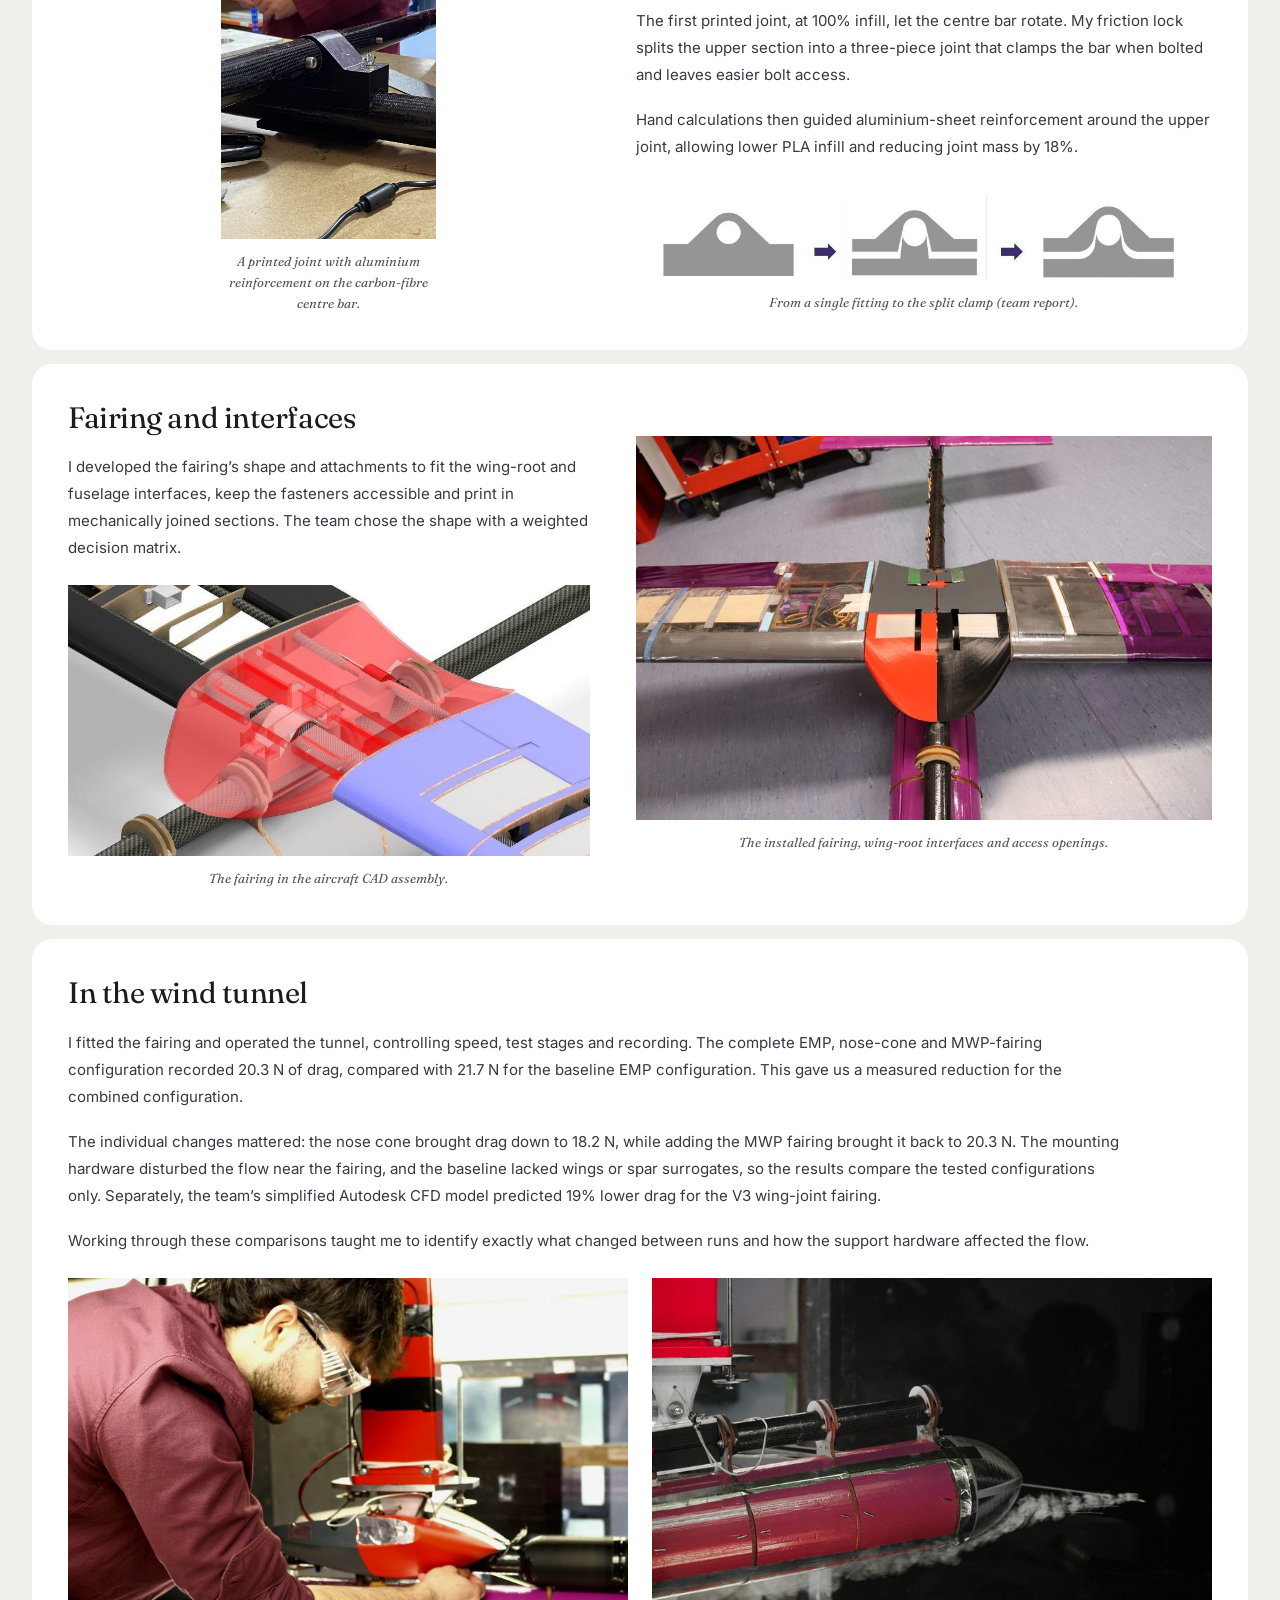
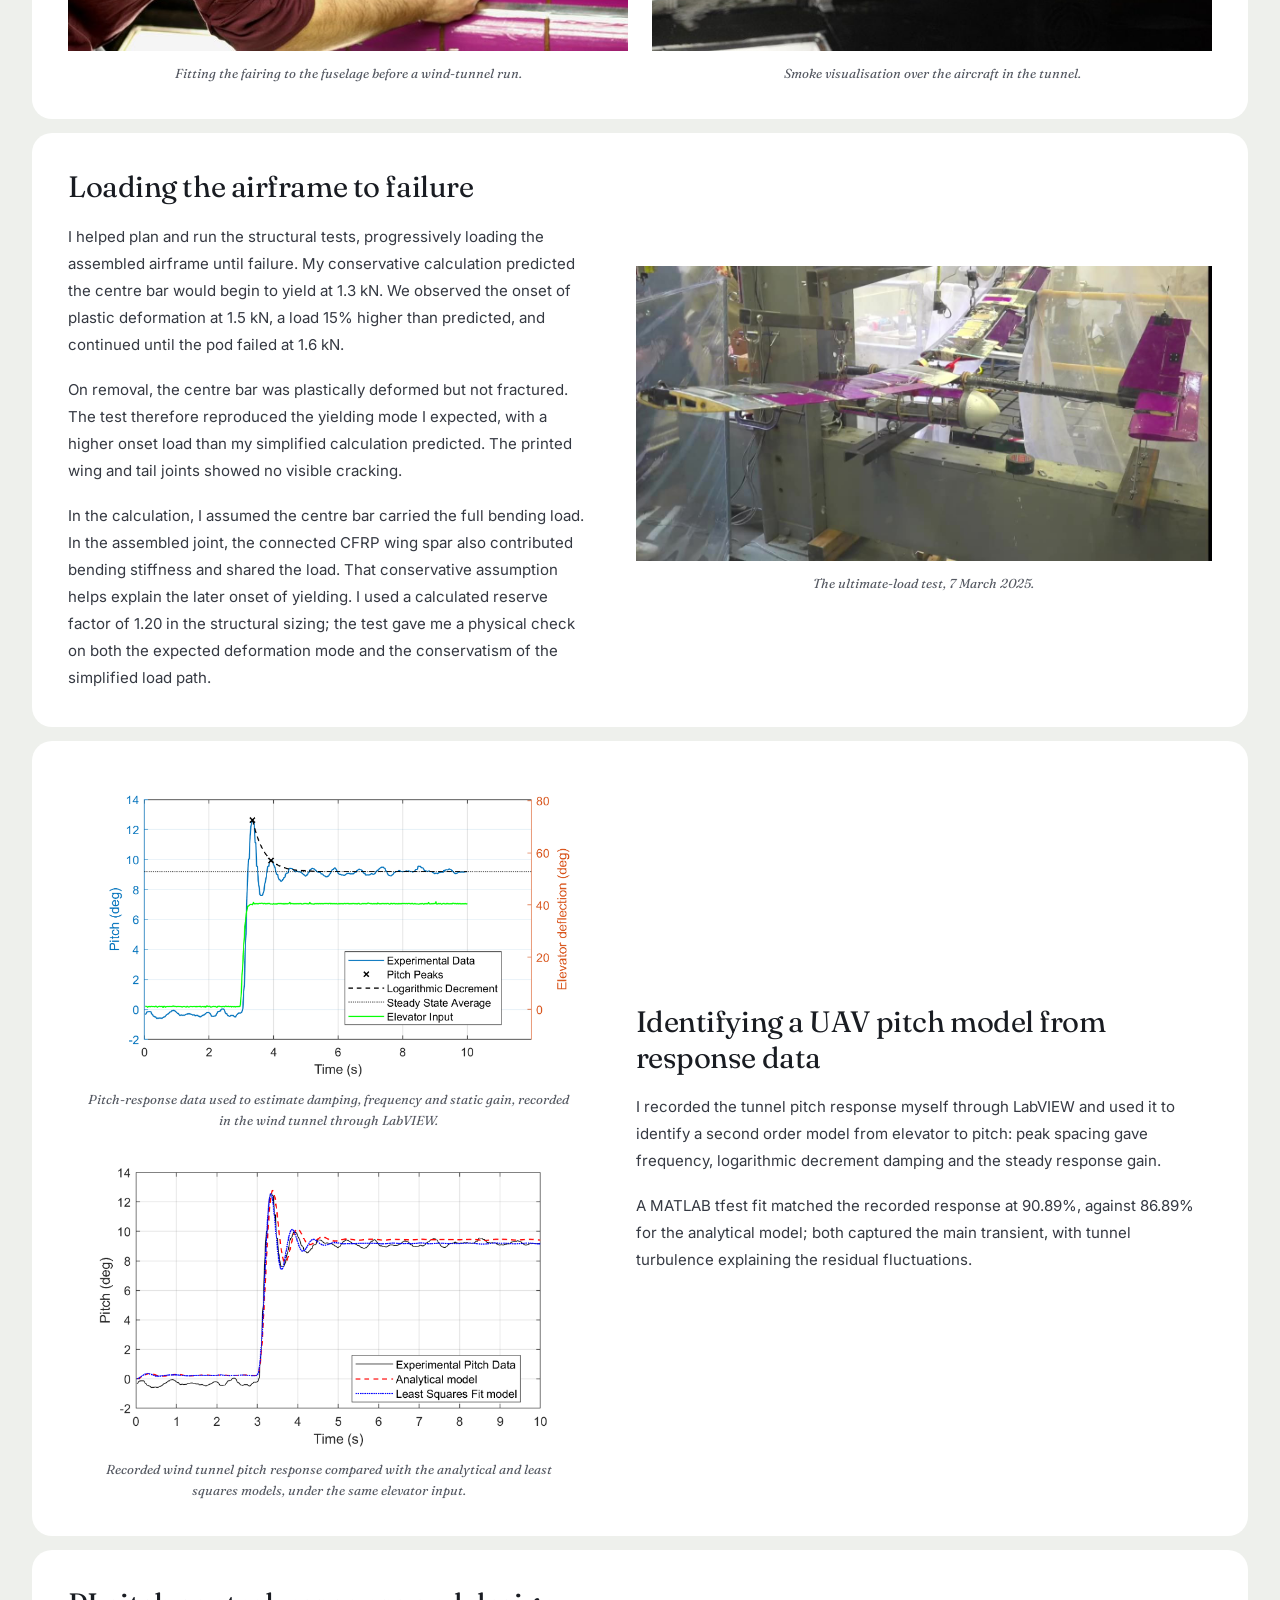
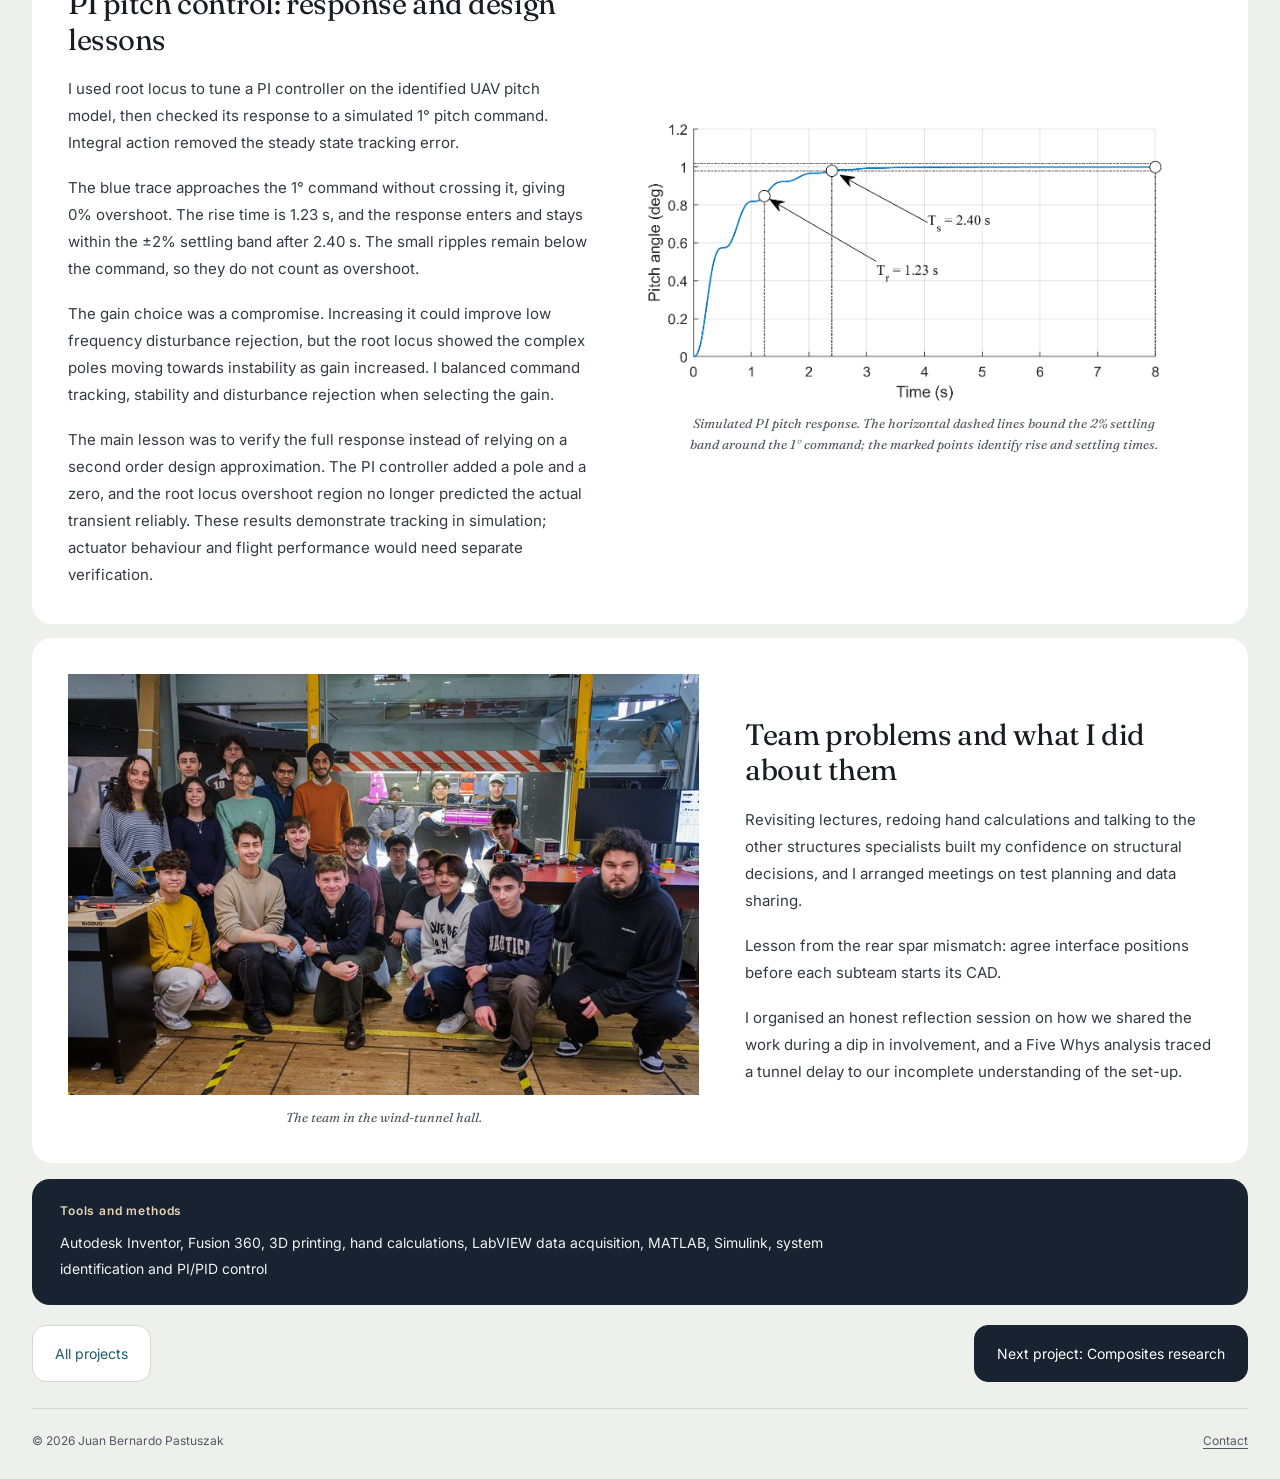
<file: avdasi2.html>
<!doctype html>
<html lang="en-GB">
<head>
<meta charset="utf-8">
<meta name="viewport" content="width=device-width, initial-scale=1, viewport-fit=cover">
<title>Agricultural survey UAV: design, integration and testing · Juan Bernardo Pastuszak</title>
<meta name="description" content="Portfolio of Juan Bernardo Pastuszak (Juan Pastuszak), aerospace engineer in flight dynamics and control. MSc student at Imperial College London, First Class BEng from the University of Bristol, BAE Systems University Scholar. F-16 gain scheduled control, CubeSat attitude control, a 3D-printed flying-wing design tool and a rocket payload.">
<meta name="author" content="Juan Bernardo Pastuszak">
<meta property="og:title" content="Juan Bernardo Pastuszak · Aerospace engineer, flight dynamics and control"><meta property="og:description" content="Portfolio of Juan Bernardo Pastuszak (Juan Pastuszak), aerospace engineer in flight dynamics and control. MSc student at Imperial College London, First Class BEng from the University of Bristol, BAE Systems University Scholar. F-16 gain scheduled control, CubeSat attitude control, a 3D-printed flying-wing design tool and a rocket payload."><meta property="og:type" content="website">
<link rel="canonical" href="https://juanpastuszak.com/avdasi2.html">
<meta property="og:url" content="https://juanpastuszak.com/avdasi2.html">
<meta property="og:image" content="https://juanpastuszak.com/media/social-preview.png?v=20261102">
<meta property="og:image:width" content="1200"><meta property="og:image:height" content="630">
<meta property="og:image:alt" content="Juan Bernardo Pastuszak aerospace engineering portfolio, featuring satellite control, rocket payload and composite forming projects">
<meta name="twitter:card" content="summary_large_image"><meta name="twitter:image" content="https://juanpastuszak.com/media/social-preview.png?v=20261102">
<meta name="theme-color" content="#eef0ec">
<link rel="icon" href="data:image/svg+xml,%3Csvg xmlns='http://www.w3.org/2000/svg' viewBox='0 0 64 64'%3E%3Crect width='64' height='64' fill='%23eef0ec'/%3E%3Ctext x='32' y='44' font-family='Georgia,serif' font-size='34' text-anchor='middle' fill='%231d1a16'%3EJP%3C/text%3E%3Crect x='14' y='50' width='36' height='3' fill='%231f5a6b'/%3E%3C/svg%3E"><link rel="icon" type="image/png" sizes="48x48" href="favicon-48.png"><link rel="apple-touch-icon" href="apple-touch-icon.png">

<link rel="preload" href="fonts/fraunces-normal-latin.woff2" as="font" type="font/woff2" crossorigin><link rel="preload" href="fonts/fraunces-italic-latin.woff2" as="font" type="font/woff2" crossorigin><link rel="preload" href="fonts/inter-normal-latin.woff2" as="font" type="font/woff2" crossorigin><link rel="stylesheet" href="fonts/fonts.css">
<link rel="stylesheet" href="styles.css">
<link rel="stylesheet" href="bento.css">
<link rel="stylesheet" href="projects-bento.css">
<script src="app.js" defer></script><script src="motion.js" defer></script><script src="controls.js" defer></script>
</head>
<body class="project-document">
<a class="skip" href="#main">Skip to content</a>
<header class="top"><div class="wrap"><a class="brand" href="index.html">Juan Bernardo Pastuszak</a><nav class="nav" aria-label="Sections"><a href="index.html#work">Projects</a><a href="index.html#recognition">Recognition</a><a href="about.html">About</a><a href="index.html#contact">Contact</a><a class="pdf" href="Juan%20Pastuszak%20-%20CV.pdf" target="_blank" rel="noopener">CV</a></nav><details class="menu"><summary>Menu</summary><nav aria-label="Sections"><a href="index.html#work">Projects</a><a href="index.html#recognition">Recognition</a><a href="about.html">About</a><a href="index.html#contact">Contact</a><a href="Juan%20Pastuszak%20-%20CV.pdf" target="_blank" rel="noopener">CV</a></nav></details></div></header>
<main id="main" class="wrap project-page"><div class="project-back"><a href="index.html#work"> All projects</a></div><nav class="project-nav" aria-label="Projects"><div class="links" data-scrollx><a href="tool.html">Flying wing</a><a href="f16.html">F-16</a><a href="satellite.html">Satellite</a><a href="payload.html">Rocket</a><a aria-current="page" href="avdasi2.html">Agricultural UAV</a><a href="composites.html">Composites</a><a href="stinson.html">Stinson</a><a href="spaceapps.html">LUMINA</a><a href="uas.html">UAS Challenge</a></div><details class="project-picker"><summary>Agricultural UAV</summary><div><a href="tool.html">Flying wing</a><a href="f16.html">F-16</a><a href="satellite.html">Satellite</a><a href="payload.html">Rocket</a><a aria-current="page" href="avdasi2.html">Agricultural UAV</a><a href="composites.html">Composites</a><a href="stinson.html">Stinson</a><a href="spaceapps.html">LUMINA</a><a href="uas.html">UAS Challenge</a></div></details><button type="button" data-motion hidden>Pause videos</button></nav><section class="ch project-case" id="avdasi2" aria-labelledby="h-avdasi2"><div class="project-opening"><div class="project-introduction"><p class="project-context">AVDASI2 group design project · University of Bristol · 2024 to 2025</p><h1 id="h-avdasi2">Agricultural survey UAV: design, integration and testing</h1><p class="lead">Our design brief was a UAV for agricultural surveying. In the joints and fairings team, I worked on structures, aircraft integration and testing.</p><div class="project-contribution"><h3>My contribution</h3><p>I developed the split clamp and fairing, assembled the subteams’ CAD into the complete aircraft, helped plan the structural tests and operated the wind tunnel. I later used the tunnel pitch data to identify a model and design PI and PID controllers in simulation.</p></div><p class="project-outcome">Built, load-tested and wind-tunnel tested</p></div><div class="project-hero"><figure class="m"><img src="media/av_build.jpg" srcset="media/av_build-800.jpg 800w, media/av_build.jpg 1800w" sizes="(max-width: 860px) 100vw, 52vw" width="1800" height="1200" alt="The assembled agricultural survey UAV" loading="lazy" decoding="async"><figcaption>The team’s assembled aircraft, March 2025.</figcaption></figure></div></div><section class="project-results" aria-label="Aerodynamic, structural and control results"><h3>Aerodynamic, structural and control results</h3><dl><div><dt>Team wind tunnel comparison</dt><dd><strong>20.3 N vs 21.7 N drag</strong><span>Lower measured drag with the EMP fairing, nose cone and MWP fairing than the baseline EMP configuration. The mounting hardware affected the flow near the fairing.</span></dd></div><div><dt>Joint design iteration</dt><dd><strong>18% lower joint mass</strong><span>Lower PLA infill with aluminium-sheet reinforcement, guided by structural calculations.</span></dd></div><div><dt>Centre-bar yield prediction and test</dt><dd><strong>15% above predicted yield load</strong><span>Yielding began at 1.5 kN against my conservative 1.3 kN prediction. The test continued to pod failure at 1.6 kN; the centre bar remained in one piece.</span></dd></div><div><dt>My PI design · simulation</dt><dd><strong>2.40 s settling · 0% overshoot</strong><span>Simulated 1° pitch step on the identified UAV model; 1.23 s rise time and no steady state tracking error.</span></dd></div></dl></section><div class="story"><article id="section-0" class="step text-only"><div class="t"><h3>Prototyping and aircraft integration</h3><p>The integrated wing, fuselage and empennage CAD showed the two wings, developed by separate teams, with their rear spar connections in different positions.</p><p>I raised it with my team and reworked the main wing joint to accommodate both, adding aluminium reinforcement after we questioned relying on the printed joint alone. The two sets of CAD now fitted together and the joint could be assembled.</p><p>We iterated through CAD, printed prototype, test and refinement, and I printed selected concepts so ideas could be fitted and bolted before being committed.</p></div></article><article id="section-1" class="step alt tall"><figure class="m"><img src="media/av_joint.jpg" srcset="media/av_joint-800.jpg 800w, media/av_joint.jpg 1125w" sizes="(max-width: 860px) 100vw, 52vw" width="1125" height="1500" alt="A printed joint with an aluminium reinforcement and bolted connections on a carbon-fibre tube" loading="lazy" decoding="async"><figcaption>A printed joint with aluminium reinforcement on the carbon-fibre centre bar.</figcaption></figure><div class="t"><h3>Developing the split clamp</h3><p>The first printed joint, at 100% infill, let the centre bar rotate. My friction lock splits the upper section into a three-piece joint that clamps the bar when bolted and leaves easier bolt access.</p><p>Hand calculations then guided aluminium-sheet reinforcement around the upper joint, allowing lower PLA infill and reducing joint mass by 18%.</p><figure class="m contain fig2"><div class="plate"><img src="media/av_clamp.jpg" width="991" height="166" alt="Three stages of the centre-bar clamp, from a single fitting to a split upper section" loading="lazy" decoding="async"></div><figcaption>From a single fitting to the split clamp (team report).</figcaption></figure></div></article><article id="section-2" class="step"><figure class="m"><img src="media/av_fairing.jpg" srcset="media/av_fairing-800.jpg 800w, media/av_fairing.jpg 1800w" sizes="(max-width: 860px) 100vw, 52vw" width="1800" height="1200" alt="The installed printed fairing at the wing root of the aircraft" loading="lazy" decoding="async"><figcaption>The installed fairing, wing-root interfaces and access openings.</figcaption></figure><div class="t"><h3>Fairing and interfaces</h3><p>I developed the fairing’s shape and attachments to fit the wing-root and fuselage interfaces, keep the fasteners accessible and print in mechanically joined sections. The team chose the shape with a weighted decision matrix.</p><figure class="m contain fig2"><div class="plate"><img src="media/av_cad_fairing.jpg" width="896" height="466" alt="A translucent red fairing over the wing-fuselage joint in the aircraft CAD model" loading="lazy" decoding="async"></div><figcaption>The fairing in the aircraft CAD assembly.</figcaption></figure></div></article><article id="section-3" class="step evidence-gallery"><div class="t"><h3>In the wind tunnel</h3><p>I fitted the fairing and operated the tunnel, controlling speed, test stages and recording. The complete EMP, nose-cone and MWP-fairing configuration recorded 20.3 N of drag, compared with 21.7 N for the baseline EMP configuration. This gave us a measured reduction for the combined configuration.</p><p>The individual changes mattered: the nose cone brought drag down to 18.2 N, while adding the MWP fairing brought it back to 20.3 N. The mounting hardware disturbed the flow near the fairing, and the baseline lacked wings or spar surrogates, so the results compare the tested configurations only. Separately, the team’s simplified Autodesk CFD model predicted 19% lower drag for the V3 wing-joint fairing.</p><p>Working through these comparisons taught me to identify exactly what changed between runs and how the support hardware affected the flow.</p></div><div class="paired-evidence"><figure class="m"><img src="media/wt_fairing.jpg" srcset="media/wt_fairing-800.jpg 800w, media/wt_fairing.jpg 1800w" sizes="(max-width: 860px) 100vw, 52vw" width="1800" height="1200" alt="Juan fitting the red printed fairing to the fuselage of the aircraft mounted in the wind tunnel" loading="lazy" decoding="async"><figcaption>Fitting the fairing to the fuselage before a wind-tunnel run.</figcaption></figure><figure class="m"><img src="media/av_smoke.jpg" srcset="media/av_smoke-800.jpg 800w, media/av_smoke.jpg 1800w" sizes="(max-width: 860px) 100vw, 52vw" width="1800" height="1200" alt="Smoke streaming over the fuselage and tail of the aircraft in the wind tunnel" loading="lazy" decoding="async"><figcaption>Smoke visualisation over the aircraft in the tunnel.</figcaption></figure></div></article><article id="section-4" class="step"><figure class="m"><video src="media/struct_test.mp4" poster="media/struct_test_poster.jpg" width="1280" height="656" muted loop playsinline preload="none" aria-label="The aircraft in a structural test rig as load is applied until a section fails"></video><figcaption>The ultimate-load test, 7 March 2025.<span class="tap"> Select the video to play it.</span></figcaption></figure><div class="t"><h3>Loading the airframe to failure</h3><p>I helped plan and run the structural tests, progressively loading the assembled airframe until failure. My conservative calculation predicted the centre bar would begin to yield at 1.3 kN. We observed the onset of plastic deformation at 1.5 kN, a load 15% higher than predicted, and continued until the pod failed at 1.6 kN.</p><p>On removal, the centre bar was plastically deformed but not fractured. The test therefore reproduced the yielding mode I expected, with a higher onset load than my simplified calculation predicted. The printed wing and tail joints showed no visible cracking.</p><p>In the calculation, I assumed the centre bar carried the full bending load. In the assembled joint, the connected CFRP wing spar also contributed bending stiffness and shared the load. That conservative assumption helps explain the later onset of yielding. I used a calculated reserve factor of 1.20 in the structural sizing; the test gave me a physical check on both the expected deformation mode and the conservatism of the simplified load path.</p></div></article><article id="section-5" class="step alt"><div class="evidence-stack"><figure class="m contain"><div class="plate"><img src="media/fdac_identification.png" width="832" height="499" alt="Wind tunnel UAV pitch response and elevator input, with detected peaks and a logarithmic-decrement envelope" loading="lazy" decoding="async"></div><figcaption>Pitch-response data used to estimate damping, frequency and static gain, recorded in the wind tunnel through LabVIEW.</figcaption></figure><figure class="m contain"><div class="plate"><img src="media/uav-model-comparison.png" width="839" height="477" alt="Measured agricultural UAV pitch response overlaid with analytical and least squares identified models" loading="lazy" decoding="async"></div><figcaption>Recorded wind tunnel pitch response compared with the analytical and least squares models, under the same elevator input.</figcaption></figure></div><div class="t"><h3>Identifying a UAV pitch model from response data</h3><p>I recorded the tunnel pitch response myself through LabVIEW and used it to identify a second order model from elevator to pitch: peak spacing gave frequency, logarithmic decrement damping and the steady response gain.</p><p>A MATLAB tfest fit matched the recorded response at 90.89%, against 86.89% for the analytical model; both captured the main transient, with tunnel turbulence explaining the residual fluctuations.</p></div></article><article id="section-6" class="step"><figure class="m contain"><div class="plate"><img src="media/uav-pi-step-response.png" width="658" height="321" alt="Simulated PI pitch response to a 1 degree command, with 1.23 s rise time and 2.40 s settling time, approaching the command without overshoot" loading="lazy" decoding="async"></div><figcaption>Simulated PI pitch response. The horizontal dashed lines bound the 2% settling band around the 1° command; the marked points identify rise and settling times.</figcaption></figure><div class="t"><h3>PI pitch control: response and design lessons</h3><p>I used root locus to tune a PI controller on the identified UAV pitch model, then checked its response to a simulated 1° pitch command. Integral action removed the steady state tracking error.</p><p>The blue trace approaches the 1° command without crossing it, giving 0% overshoot. The rise time is 1.23 s, and the response enters and stays within the ±2% settling band after 2.40 s. The small ripples remain below the command, so they do not count as overshoot.</p><p>The gain choice was a compromise. Increasing it could improve low frequency disturbance rejection, but the root locus showed the complex poles moving towards instability as gain increased. I balanced command tracking, stability and disturbance rejection when selecting the gain.</p><p>The main lesson was to verify the full response instead of relying on a second order design approximation. The PI controller added a pole and a zero, and the root locus overshoot region no longer predicted the actual transient reliably. These results demonstrate tracking in simulation; actuator behaviour and flight performance would need separate verification.</p></div></article><article id="section-7" class="step alt"><figure class="m"><img src="media/av_group.jpg" srcset="media/av_group-800.jpg 800w, media/av_group.jpg 1800w" sizes="(max-width: 860px) 100vw, 52vw" width="1800" height="1199" alt="The AVDASI2 team gathered together in the wind-tunnel hall" loading="lazy" decoding="async"><figcaption>The team in the wind-tunnel hall.</figcaption></figure><div class="t"><h3>Team problems and what I did about them</h3><p>Revisiting lectures, redoing hand calculations and talking to the other structures specialists built my confidence on structural decisions, and I arranged meetings on test planning and data sharing.</p><p>Lesson from the rear spar mismatch: agree interface positions before each subteam starts its CAD.</p><p>I organised an honest reflection session on how we shared the work during a dip in involvement, and a Five Whys analysis traced a tunnel delay to our incomplete understanding of the set-up.</p></div></article></div><section class="project-tools"><h3>Tools and methods</h3><p>Autodesk Inventor, Fusion 360, 3D printing, hand calculations, LabVIEW data acquisition, MATLAB, Simulink, system identification and PI/PID control</p></section><nav class="chapter-end" aria-label="After Agricultural UAV"><a href="index.html#work">All projects</a><a href="composites.html">Next project: Composites research</a></nav></section><footer><span>© 2026 Juan Bernardo Pastuszak</span><a href="index.html#contact">Contact</a></footer></main>
</body>
</html>
</file>
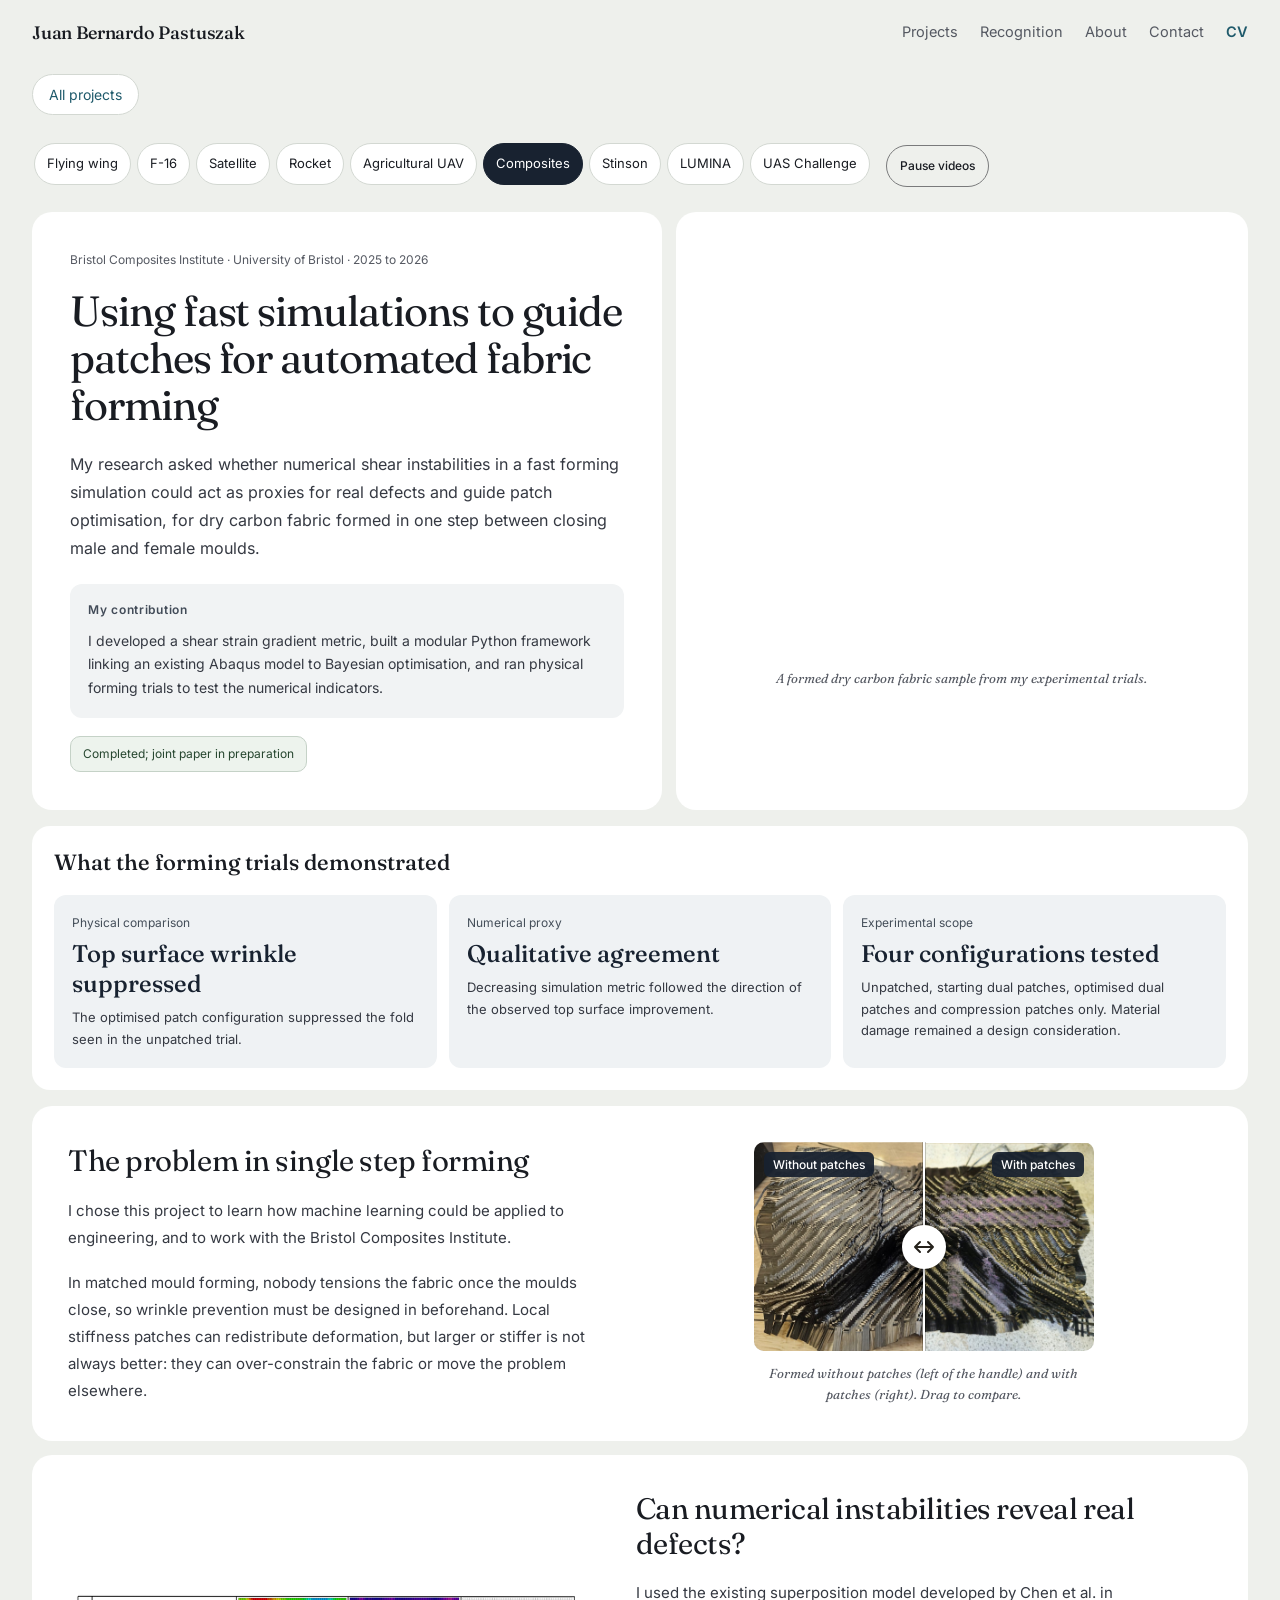
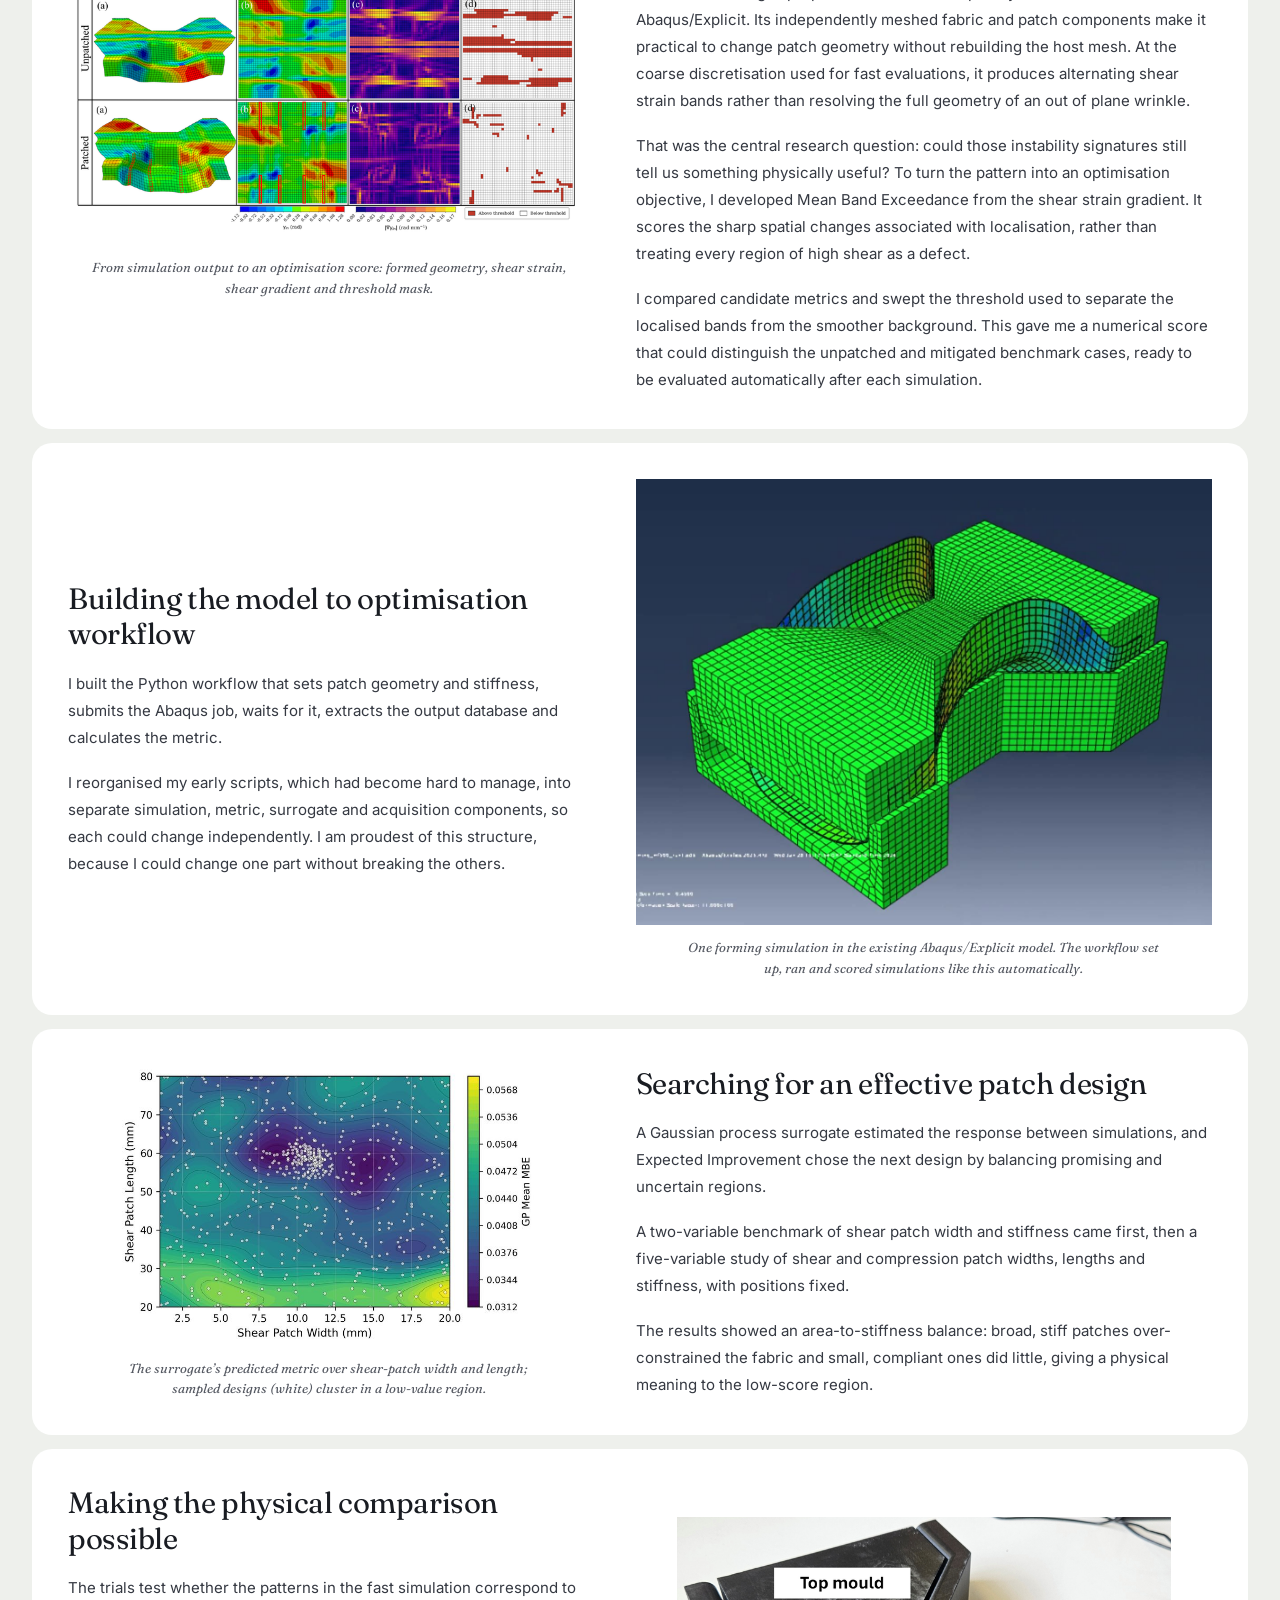
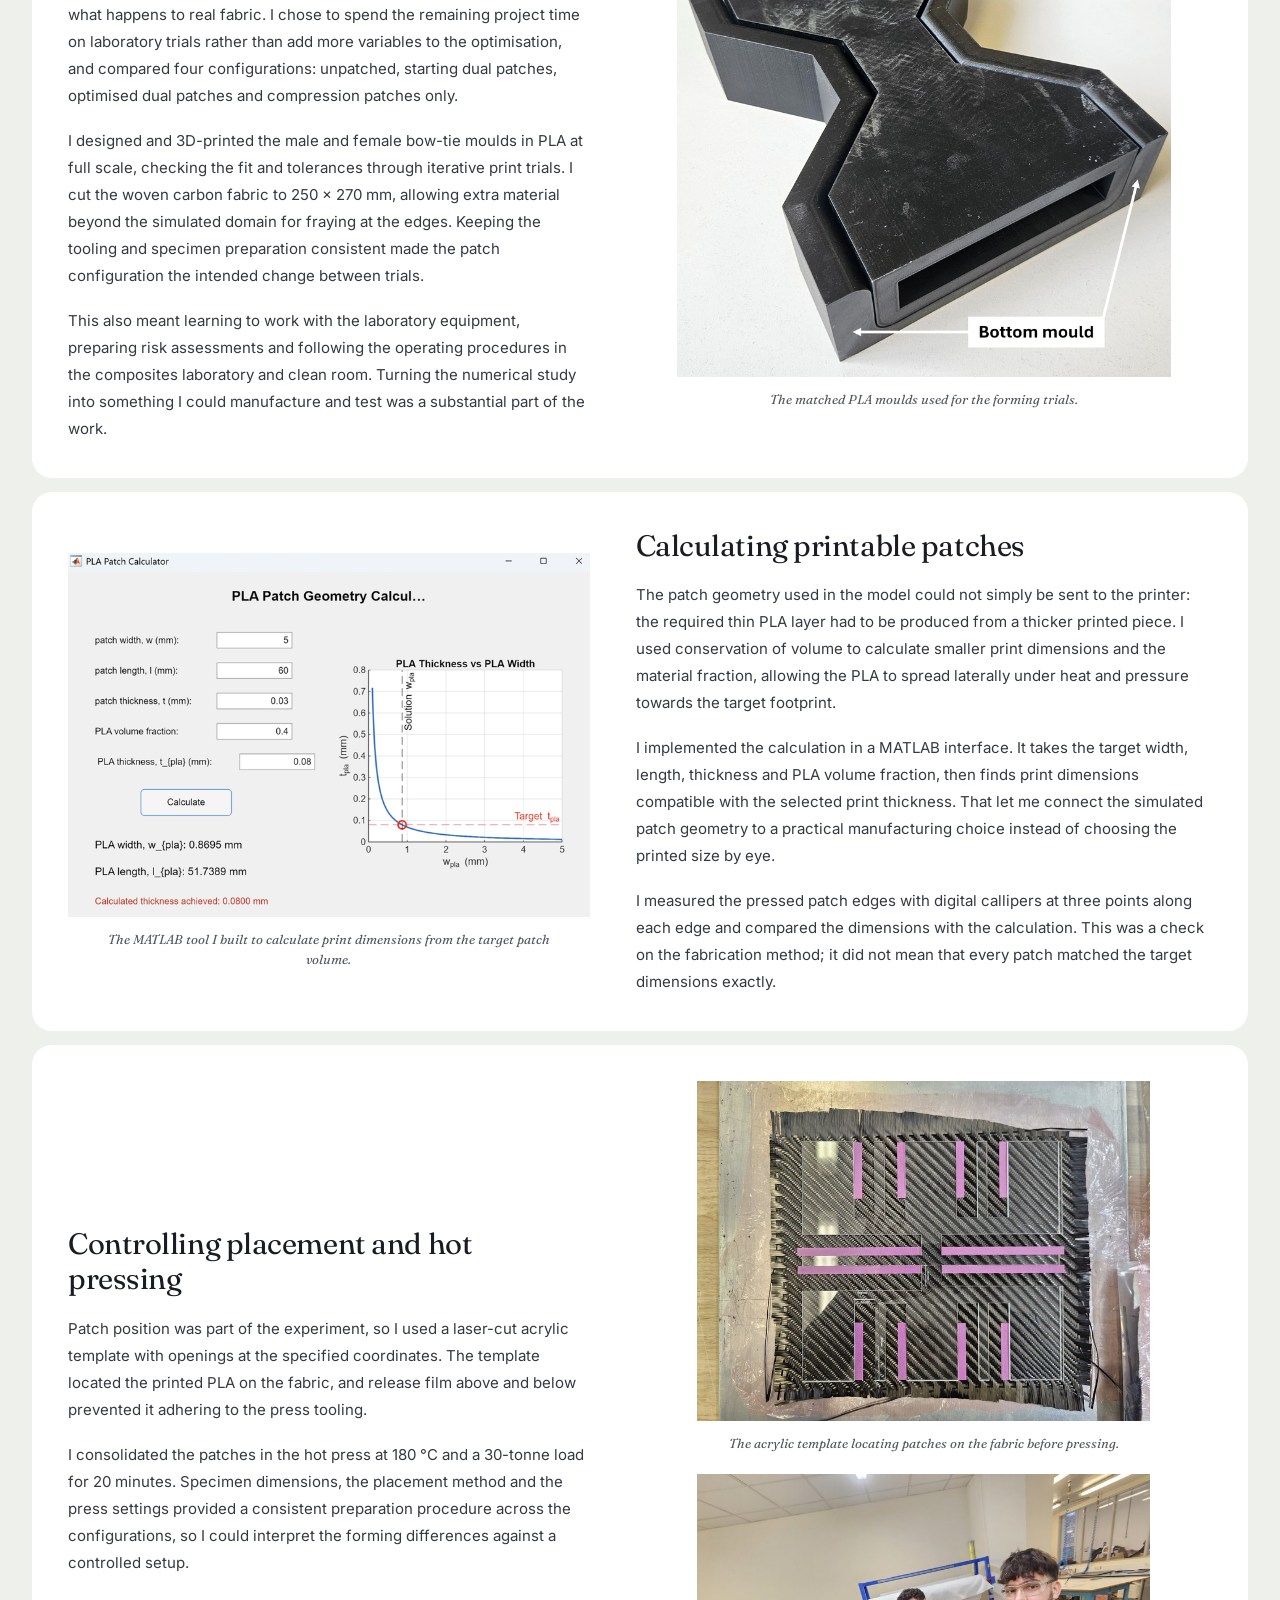
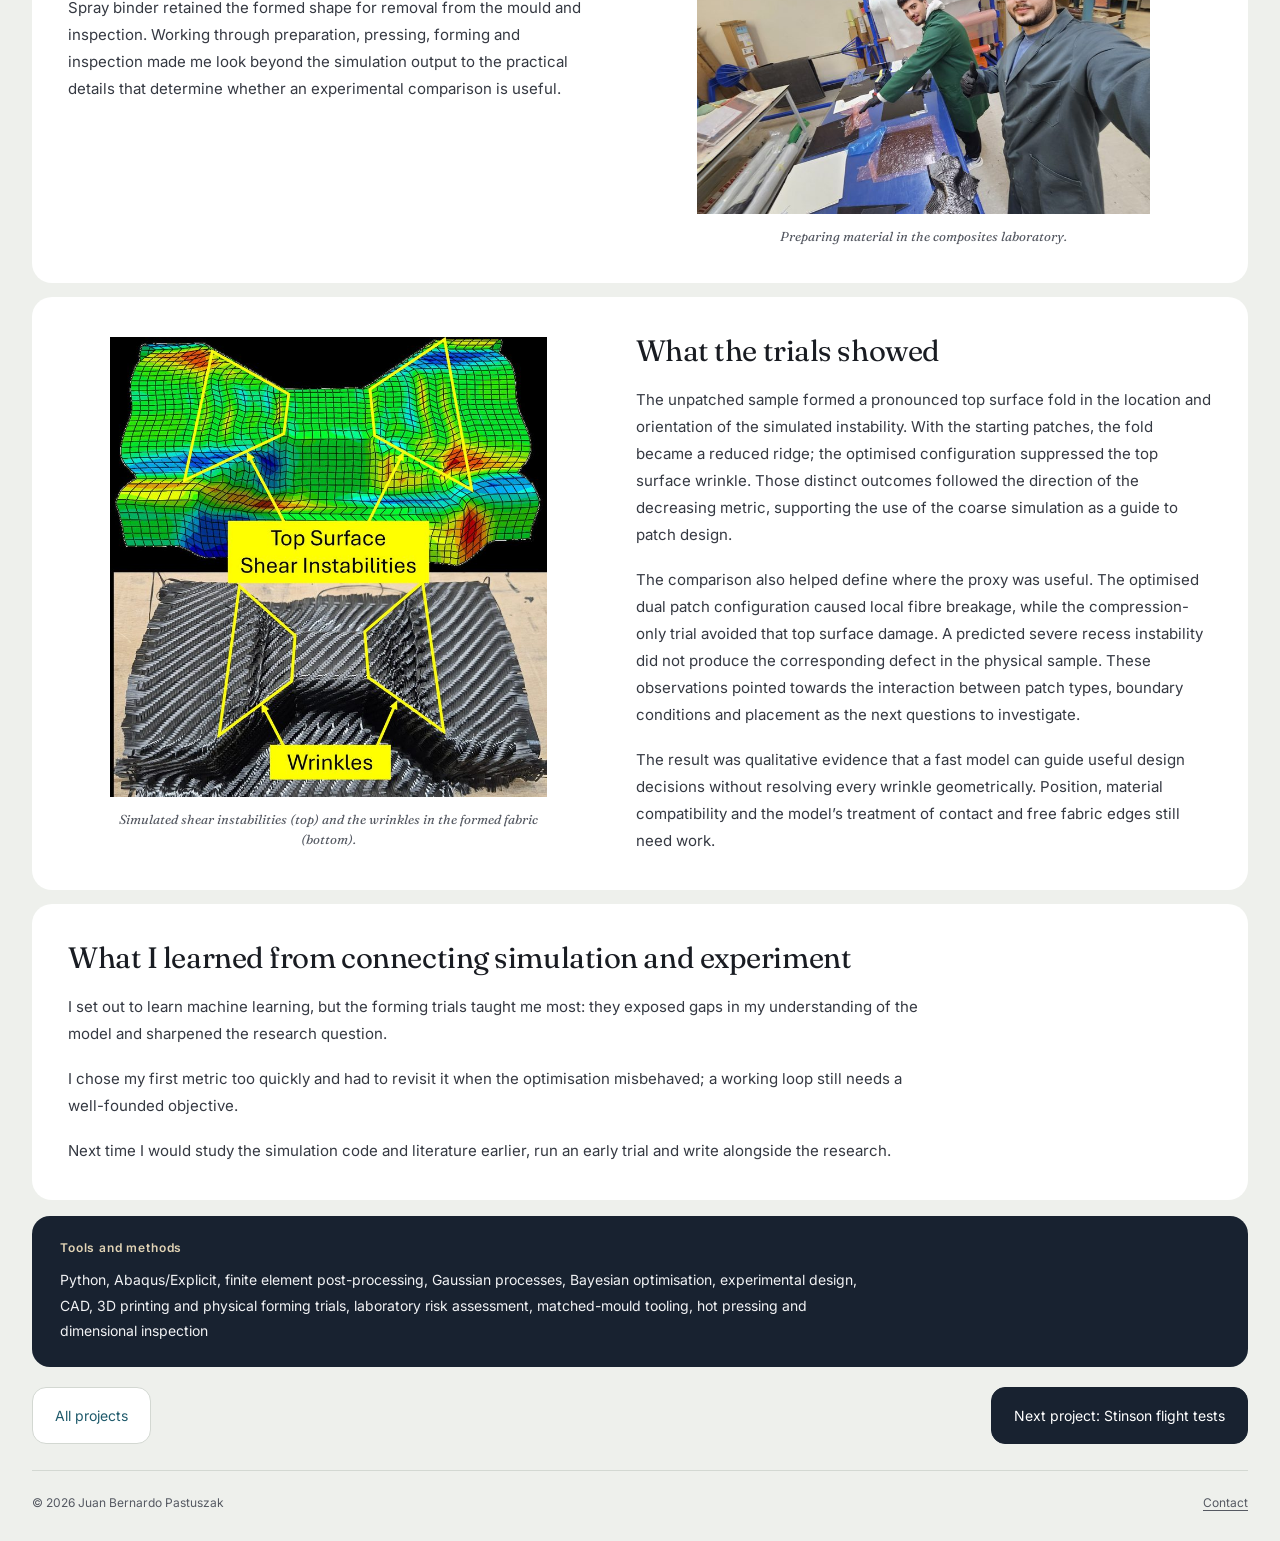
<file: composites.html>
<!doctype html>
<html lang="en-GB">
<head>
<meta charset="utf-8">
<meta name="viewport" content="width=device-width, initial-scale=1, viewport-fit=cover">
<title>Using fast simulations to guide patches for automated fabric forming · Juan Bernardo Pastuszak</title>
<meta name="description" content="Portfolio of Juan Bernardo Pastuszak (Juan Pastuszak), aerospace engineer in flight dynamics and control. MSc student at Imperial College London, First Class BEng from the University of Bristol, BAE Systems University Scholar. F-16 gain scheduled control, CubeSat attitude control, a 3D-printed flying-wing design tool and a rocket payload.">
<meta name="author" content="Juan Bernardo Pastuszak">
<meta property="og:title" content="Juan Bernardo Pastuszak · Aerospace engineer, flight dynamics and control"><meta property="og:description" content="Portfolio of Juan Bernardo Pastuszak (Juan Pastuszak), aerospace engineer in flight dynamics and control. MSc student at Imperial College London, First Class BEng from the University of Bristol, BAE Systems University Scholar. F-16 gain scheduled control, CubeSat attitude control, a 3D-printed flying-wing design tool and a rocket payload."><meta property="og:type" content="website">
<link rel="canonical" href="https://juanpastuszak.com/composites.html">
<meta property="og:url" content="https://juanpastuszak.com/composites.html">
<meta property="og:image" content="https://juanpastuszak.com/media/social-preview.png?v=20261102">
<meta property="og:image:width" content="1200"><meta property="og:image:height" content="630">
<meta property="og:image:alt" content="Juan Bernardo Pastuszak aerospace engineering portfolio, featuring satellite control, rocket payload and composite forming projects">
<meta name="twitter:card" content="summary_large_image"><meta name="twitter:image" content="https://juanpastuszak.com/media/social-preview.png?v=20261102">
<meta name="theme-color" content="#eef0ec">
<link rel="icon" href="data:image/svg+xml,%3Csvg xmlns='http://www.w3.org/2000/svg' viewBox='0 0 64 64'%3E%3Crect width='64' height='64' fill='%23eef0ec'/%3E%3Ctext x='32' y='44' font-family='Georgia,serif' font-size='34' text-anchor='middle' fill='%231d1a16'%3EJP%3C/text%3E%3Crect x='14' y='50' width='36' height='3' fill='%231f5a6b'/%3E%3C/svg%3E"><link rel="icon" type="image/png" sizes="48x48" href="favicon-48.png"><link rel="apple-touch-icon" href="apple-touch-icon.png">

<link rel="preload" href="fonts/fraunces-normal-latin.woff2" as="font" type="font/woff2" crossorigin><link rel="preload" href="fonts/fraunces-italic-latin.woff2" as="font" type="font/woff2" crossorigin><link rel="preload" href="fonts/inter-normal-latin.woff2" as="font" type="font/woff2" crossorigin><link rel="stylesheet" href="fonts/fonts.css">
<link rel="stylesheet" href="styles.css">
<link rel="stylesheet" href="bento.css">
<link rel="stylesheet" href="projects-bento.css">
<script src="app.js" defer></script><script src="motion.js" defer></script><script src="controls.js" defer></script>
</head>
<body class="project-document">
<a class="skip" href="#main">Skip to content</a>
<header class="top"><div class="wrap"><a class="brand" href="index.html">Juan Bernardo Pastuszak</a><nav class="nav" aria-label="Sections"><a href="index.html#work">Projects</a><a href="index.html#recognition">Recognition</a><a href="about.html">About</a><a href="index.html#contact">Contact</a><a class="pdf" href="Juan%20Pastuszak%20-%20CV.pdf" target="_blank" rel="noopener">CV</a></nav><details class="menu"><summary>Menu</summary><nav aria-label="Sections"><a href="index.html#work">Projects</a><a href="index.html#recognition">Recognition</a><a href="about.html">About</a><a href="index.html#contact">Contact</a><a href="Juan%20Pastuszak%20-%20CV.pdf" target="_blank" rel="noopener">CV</a></nav></details></div></header>
<main id="main" class="wrap project-page"><div class="project-back"><a href="index.html#work"> All projects</a></div><nav class="project-nav" aria-label="Projects"><div class="links" data-scrollx><a href="tool.html">Flying wing</a><a href="f16.html">F-16</a><a href="satellite.html">Satellite</a><a href="payload.html">Rocket</a><a href="avdasi2.html">Agricultural UAV</a><a aria-current="page" href="composites.html">Composites</a><a href="stinson.html">Stinson</a><a href="spaceapps.html">LUMINA</a><a href="uas.html">UAS Challenge</a></div><details class="project-picker"><summary>Composites</summary><div><a href="tool.html">Flying wing</a><a href="f16.html">F-16</a><a href="satellite.html">Satellite</a><a href="payload.html">Rocket</a><a href="avdasi2.html">Agricultural UAV</a><a aria-current="page" href="composites.html">Composites</a><a href="stinson.html">Stinson</a><a href="spaceapps.html">LUMINA</a><a href="uas.html">UAS Challenge</a></div></details><button type="button" data-motion hidden>Pause videos</button></nav><section class="ch project-case" id="composites" aria-labelledby="h-composites"><div class="project-opening"><div class="project-introduction"><p class="project-context">Bristol Composites Institute · University of Bristol · 2025 to 2026</p><h1 id="h-composites">Using fast simulations to guide patches for automated fabric forming</h1><p class="lead">My research asked whether numerical shear instabilities in a fast forming simulation could act as proxies for real defects and guide patch optimisation, for dry carbon fabric formed in one step between closing male and female moulds.</p><div class="project-contribution"><h3>My contribution</h3><p>I developed a shear strain gradient metric, built a modular Python framework linking an existing Abaqus model to Bayesian optimisation, and ran physical forming trials to test the numerical indicators.</p></div><p class="project-outcome">Completed; joint paper in preparation</p></div><div class="project-hero"><figure class="m"><img src="media/patch_before.jpg" srcset="media/patch_before-800.jpg 800w, media/patch_before.jpg 1500w" sizes="(max-width: 860px) 100vw, 52vw" width="1500" height="921" alt="Dry carbon fabric formed over the project mould, with visible wrinkles" loading="lazy" decoding="async"><figcaption>A formed dry carbon fabric sample from my experimental trials.</figcaption></figure></div></div><section class="project-results" aria-label="What the forming trials demonstrated"><h3>What the forming trials demonstrated</h3><dl><div><dt>Physical comparison</dt><dd><strong>Top surface wrinkle suppressed</strong><span>The optimised patch configuration suppressed the fold seen in the unpatched trial.</span></dd></div><div><dt>Numerical proxy</dt><dd><strong>Qualitative agreement</strong><span>Decreasing simulation metric followed the direction of the observed top surface improvement.</span></dd></div><div><dt>Experimental scope</dt><dd><strong>Four configurations tested</strong><span>Unpatched, starting dual patches, optimised dual patches and compression patches only. Material damage remained a design consideration.</span></dd></div></dl></section><div class="story"><article id="section-0" class="step"><figure class="m"><div class="cmp" style="aspect-ratio:1500/921"><img src="media/patch_after.jpg" alt="Formed with patches" loading="lazy" width="1500" height="921"><img class="cmp-before" src="media/patch_before.jpg" alt="Formed without patches" loading="lazy" width="1500" height="921"><span class="lab a">Without patches</span><span class="lab b">With patches</span><div class="bar"></div><div class="knob" aria-hidden="true"><svg viewBox="0 0 24 24" width="24" height="24" fill="none" stroke="currentColor" stroke-width="2" stroke-linecap="round" stroke-linejoin="round"><path d="M8 7L3 12l5 5M16 7l5 5-5 5M3 12h18"/></svg></div><input type="range" min="0" max="100" value="50" aria-label="Compare the fabric formed without and with patches"></div><figcaption>Formed without patches (left of the handle) and with patches (right). Drag to compare.</figcaption></figure><div class="t"><h3>The problem in single step forming</h3><p>I chose this project to learn how machine learning could be applied to engineering, and to work with the Bristol Composites Institute.</p><p>In matched mould forming, nobody tensions the fabric once the moulds close, so wrinkle prevention must be designed in beforehand. Local stiffness patches can redistribute deformation, but larger or stiffer is not always better: they can over-constrain the fabric or move the problem elsewhere.</p></div></article><article id="section-1" class="step alt"><figure class="m contain"><div class="plate"><img src="media/composites-report-comparison.png" srcset="media/composites-report-comparison-800.png 800w, media/composites-report-comparison.png 1800w" sizes="(max-width: 860px) 100vw, 52vw" width="1800" height="896" alt="Unpatched and patched simulations with shear gradient fields and threshold masks" loading="lazy" decoding="async"></div><figcaption>From simulation output to an optimisation score: formed geometry, shear strain, shear gradient and threshold mask.</figcaption></figure><div class="t"><h3>Can numerical instabilities reveal real defects?</h3><p>I used the existing superposition model developed by Chen et al. in Abaqus/Explicit. Its independently meshed fabric and patch components make it practical to change patch geometry without rebuilding the host mesh. At the coarse discretisation used for fast evaluations, it produces alternating shear strain bands rather than resolving the full geometry of an out of plane wrinkle.</p><p>That was the central research question: could those instability signatures still tell us something physically useful? To turn the pattern into an optimisation objective, I developed Mean Band Exceedance from the shear strain gradient. It scores the sharp spatial changes associated with localisation, rather than treating every region of high shear as a defect.</p><p>I compared candidate metrics and swept the threshold used to separate the localised bands from the smoother background. This gave me a numerical score that could distinguish the unpatched and mitigated benchmark cases, ready to be evaluated automatically after each simulation.</p></div></article><article id="section-2" class="step"><figure class="m"><video src="media/abaqus_forming.mp4" poster="media/abaqus_forming_poster.jpg" width="1280" height="990" muted loop playsinline preload="none" aria-label="Abaqus simulation of dry fabric being formed between closing male and female moulds"></video><figcaption>One forming simulation in the existing Abaqus/Explicit model. The workflow set up, ran and scored simulations like this automatically.<span class="tap"> Select the video to play it.</span></figcaption></figure><div class="t"><h3>Building the model to optimisation workflow</h3><p>I built the Python workflow that sets patch geometry and stiffness, submits the Abaqus job, waits for it, extracts the output database and calculates the metric.</p><p>I reorganised my early scripts, which had become hard to manage, into separate simulation, metric, surrogate and acquisition components, so each could change independently. I am proudest of this structure, because I could change one part without breaking the others.</p></div></article><article id="section-3" class="step alt"><figure class="m contain"><div class="plate"><img src="media/gp_plot.jpg" srcset="media/gp_plot-800.jpg 800w, media/gp_plot.jpg 1500w" sizes="(max-width: 860px) 100vw, 52vw" width="1500" height="1001" alt="Contour plot of the surrogate’s predicted metric over shear-patch width and length, with sample points clustered in a low-value region" loading="lazy" decoding="async"></div><figcaption>The surrogate’s predicted metric over shear-patch width and length; sampled designs (white) cluster in a low-value region.</figcaption></figure><div class="t"><h3>Searching for an effective patch design</h3><p>A Gaussian process surrogate estimated the response between simulations, and Expected Improvement chose the next design by balancing promising and uncertain regions.</p><p>A two-variable benchmark of shear patch width and stiffness came first, then a five-variable study of shear and compression patch widths, lengths and stiffness, with positions fixed.</p><p>The results showed an area-to-stiffness balance: broad, stiff patches over-constrained the fabric and small, compliant ones did little, giving a physical meaning to the low-score region.</p></div></article><article id="section-4" class="step tall"><figure class="m"><img src="media/composites-matched-moulds.png" srcset="media/composites-matched-moulds-800.png 800w, media/composites-matched-moulds.png 1777w" sizes="(max-width: 860px) 100vw, 52vw" width="1777" height="1655" alt="The 3D-printed male and female bow-tie forming moulds" loading="lazy" decoding="async"><figcaption>The matched PLA moulds used for the forming trials.</figcaption></figure><div class="t"><h3>Making the physical comparison possible</h3><p>The trials test whether the patterns in the fast simulation correspond to what happens to real fabric. I chose to spend the remaining project time on laboratory trials rather than add more variables to the optimisation, and compared four configurations: unpatched, starting dual patches, optimised dual patches and compression patches only.</p><p>I designed and 3D-printed the male and female bow-tie moulds in PLA at full scale, checking the fit and tolerances through iterative print trials. I cut the woven carbon fabric to 250 × 270 mm, allowing extra material beyond the simulated domain for fraying at the edges. Keeping the tooling and specimen preparation consistent made the patch configuration the intended change between trials.</p><p>This also meant learning to work with the laboratory equipment, preparing risk assessments and following the operating procedures in the composites laboratory and clean room. Turning the numerical study into something I could manufacture and test was a substantial part of the work.</p></div></article><article id="section-5" class="step alt"><figure class="m contain"><div class="plate"><img src="media/composites-patch-calculator.png" srcset="media/composites-patch-calculator-800.png 800w, media/composites-patch-calculator.png 1032w" sizes="(max-width: 860px) 100vw, 52vw" width="1032" height="720" alt="MATLAB PLA Patch Calculator with geometry inputs, computed print dimensions and thickness-width curve" loading="lazy" decoding="async"></div><figcaption>The MATLAB tool I built to calculate print dimensions from the target patch volume.</figcaption></figure><div class="t"><h3>Calculating printable patches</h3><p>The patch geometry used in the model could not simply be sent to the printer: the required thin PLA layer had to be produced from a thicker printed piece. I used conservation of volume to calculate smaller print dimensions and the material fraction, allowing the PLA to spread laterally under heat and pressure towards the target footprint.</p><p>I implemented the calculation in a MATLAB interface. It takes the target width, length, thickness and PLA volume fraction, then finds print dimensions compatible with the selected print thickness. That let me connect the simulated patch geometry to a practical manufacturing choice instead of choosing the printed size by eye.</p><p>I measured the pressed patch edges with digital callipers at three points along each edge and compared the dimensions with the calculation. This was a check on the fabrication method; it did not mean that every patch matched the target dimensions exactly.</p></div></article><article id="section-6" class="step"><div class="evidence-stack"><figure class="m"><img src="media/composites-patch-placement.jpg" srcset="media/composites-patch-placement-800.jpg 800w, media/composites-patch-placement.jpg 1800w" sizes="(max-width: 860px) 100vw, 52vw" width="1800" height="1350" alt="Acrylic positioning template and PLA patches on a carbon fabric specimen" loading="lazy" decoding="async"><figcaption>The acrylic template locating patches on the fabric before pressing.</figcaption></figure><figure class="m"><img src="media/composites-laboratory-work.jpg" srcset="media/composites-laboratory-work-800.jpg 800w, media/composites-laboratory-work.jpg 1800w" sizes="(max-width: 860px) 100vw, 52vw" width="1800" height="1350" alt="Juan and a colleague working with carbon fabric in the composites laboratory" loading="lazy" decoding="async"><figcaption>Preparing material in the composites laboratory.</figcaption></figure></div><div class="t"><h3>Controlling placement and hot pressing</h3><p>Patch position was part of the experiment, so I used a laser-cut acrylic template with openings at the specified coordinates. The template located the printed PLA on the fabric, and release film above and below prevented it adhering to the press tooling.</p><p>I consolidated the patches in the hot press at 180 °C and a 30-tonne load for 20 minutes. Specimen dimensions, the placement method and the press settings provided a consistent preparation procedure across the configurations, so I could interpret the forming differences against a controlled setup.</p><p>Spray binder retained the formed shape for removal from the mould and inspection. Working through preparation, pressing, forming and inspection made me look beyond the simulation output to the practical details that determine whether an experimental comparison is useful.</p></div></article><article id="section-7" class="step alt tall"><figure class="m"><img src="media/strain_exp.jpg" srcset="media/strain_exp-800.jpg 800w, media/strain_exp.jpg 1426w" sizes="(max-width: 860px) 100vw, 52vw" width="1426" height="1500" alt="Simulated top-surface shear instabilities above a photograph of the formed fabric, with matching regions marked" loading="lazy" decoding="async"><figcaption>Simulated shear instabilities (top) and the wrinkles in the formed fabric (bottom).</figcaption></figure><div class="t"><h3>What the trials showed</h3><p>The unpatched sample formed a pronounced top surface fold in the location and orientation of the simulated instability. With the starting patches, the fold became a reduced ridge; the optimised configuration suppressed the top surface wrinkle. Those distinct outcomes followed the direction of the decreasing metric, supporting the use of the coarse simulation as a guide to patch design.</p><p>The comparison also helped define where the proxy was useful. The optimised dual patch configuration caused local fibre breakage, while the compression-only trial avoided that top surface damage. A predicted severe recess instability did not produce the corresponding defect in the physical sample. These observations pointed towards the interaction between patch types, boundary conditions and placement as the next questions to investigate.</p><p>The result was qualitative evidence that a fast model can guide useful design decisions without resolving every wrinkle geometrically. Position, material compatibility and the model’s treatment of contact and free fabric edges still need work.</p></div></article><article id="section-8" class="step text-only"><div class="t"><h3>What I learned from connecting simulation and experiment</h3><p>I set out to learn machine learning, but the forming trials taught me most: they exposed gaps in my understanding of the model and sharpened the research question.</p><p>I chose my first metric too quickly and had to revisit it when the optimisation misbehaved; a working loop still needs a well-founded objective.</p><p>Next time I would study the simulation code and literature earlier, run an early trial and write alongside the research.</p></div></article></div><section class="project-tools"><h3>Tools and methods</h3><p>Python, Abaqus/Explicit, finite element post-processing, Gaussian processes, Bayesian optimisation, experimental design, CAD, 3D printing and physical forming trials, laboratory risk assessment, matched-mould tooling, hot pressing and dimensional inspection</p></section><nav class="chapter-end" aria-label="After Composites research"><a href="index.html#work">All projects</a><a href="stinson.html">Next project: Stinson flight tests</a></nav></section><footer><span>© 2026 Juan Bernardo Pastuszak</span><a href="index.html#contact">Contact</a></footer></main>
</body>
</html>
</file>
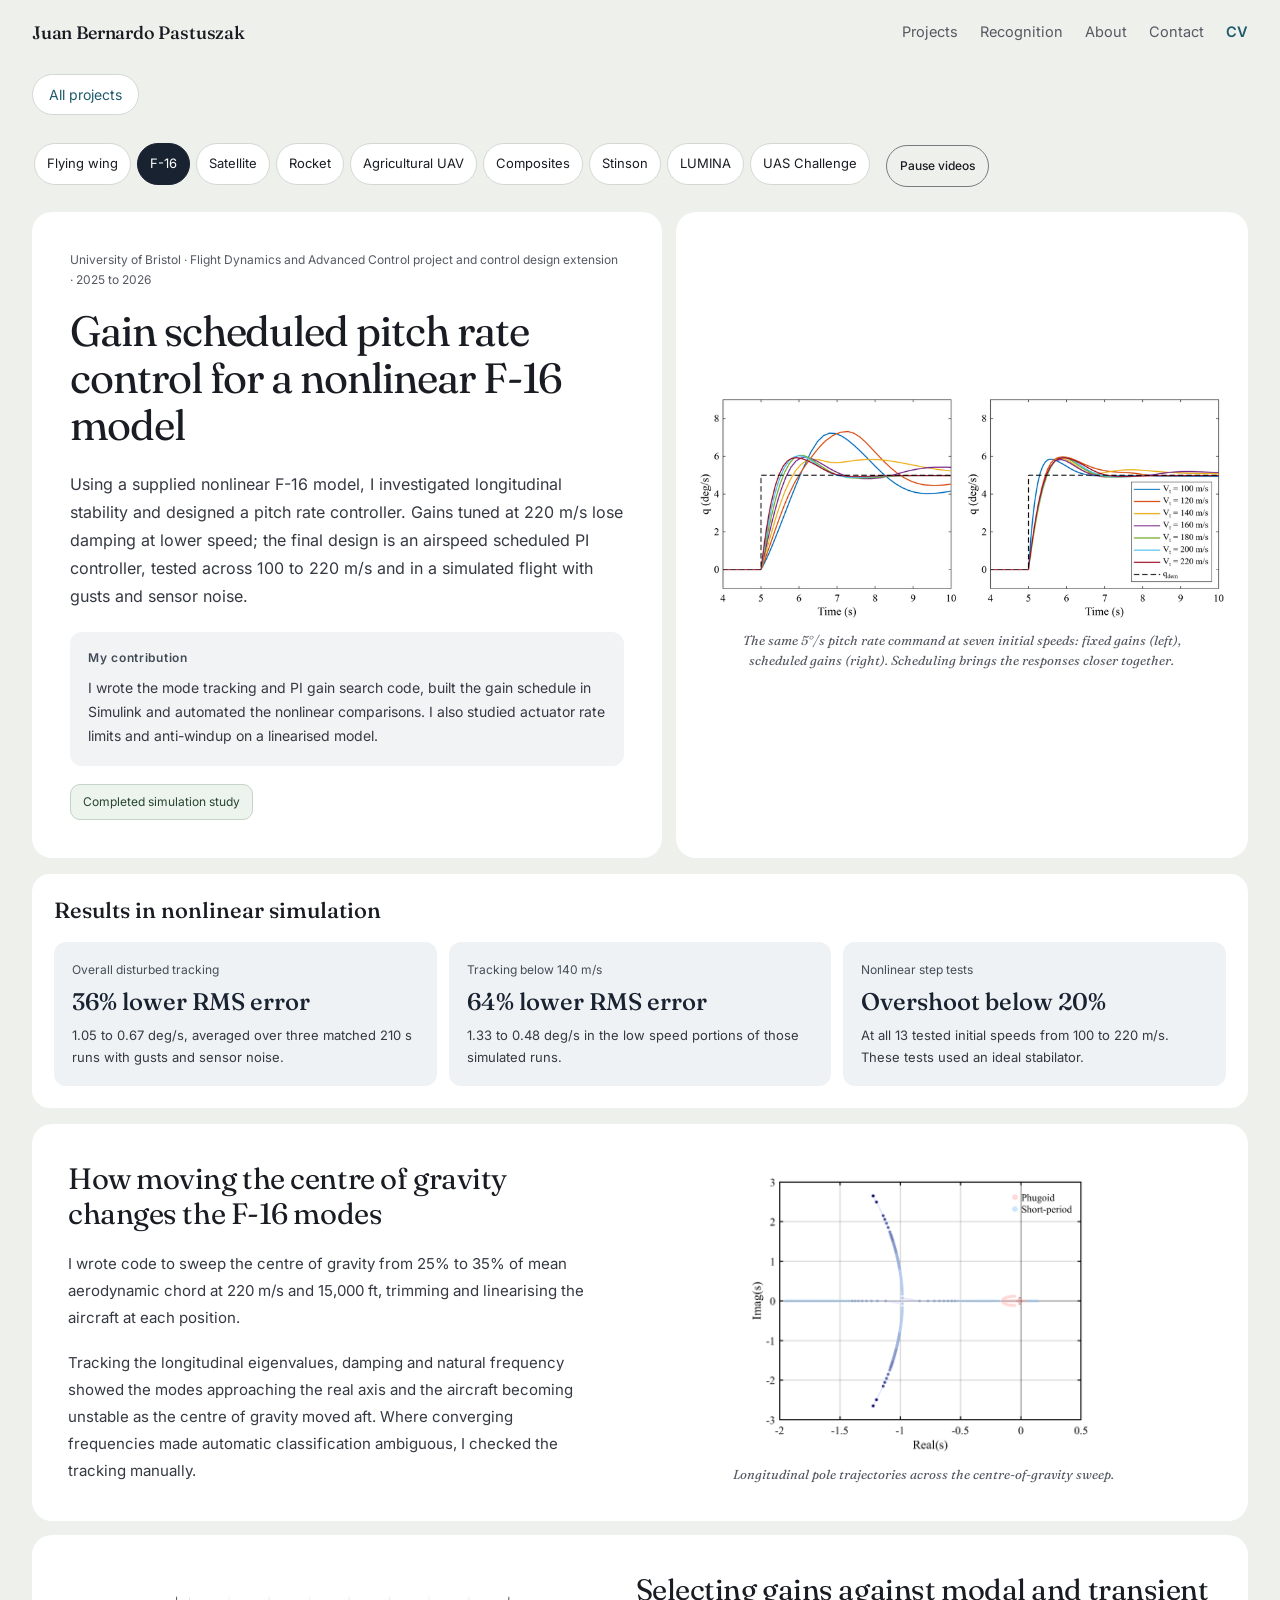
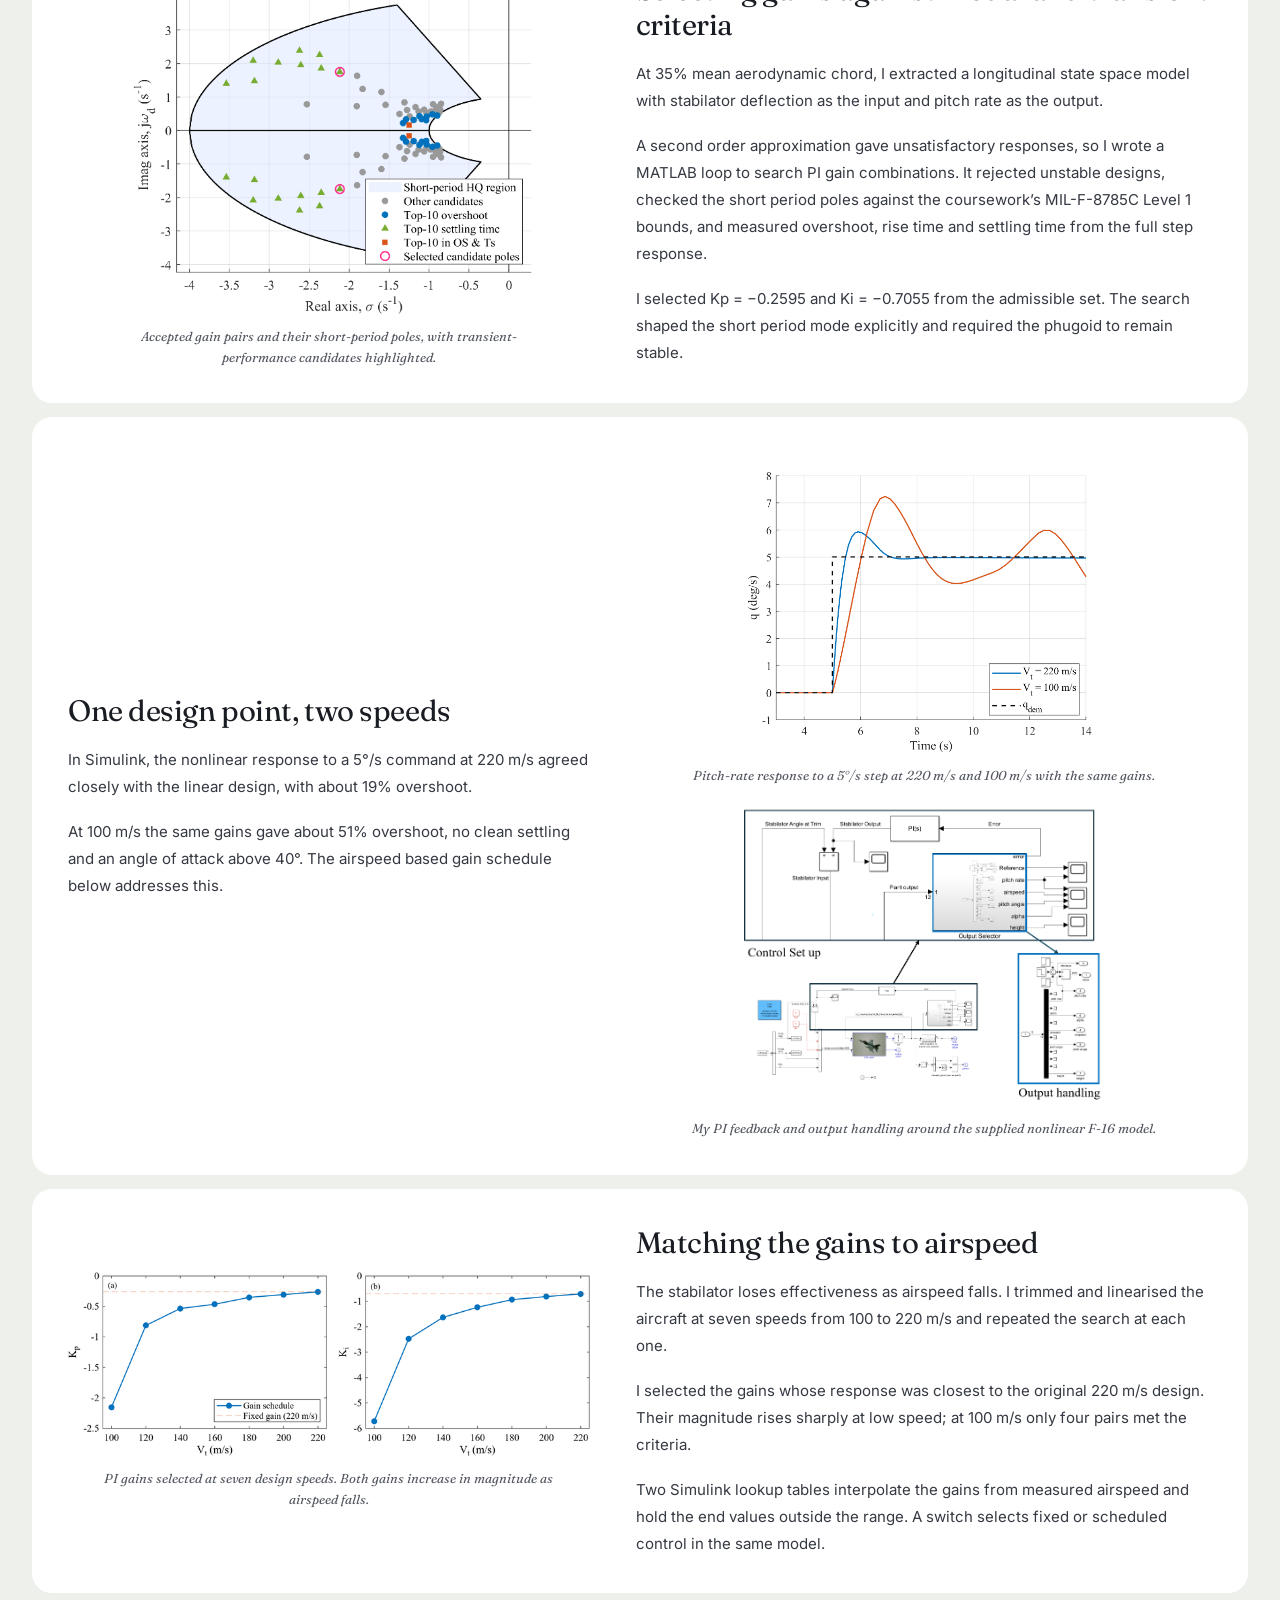
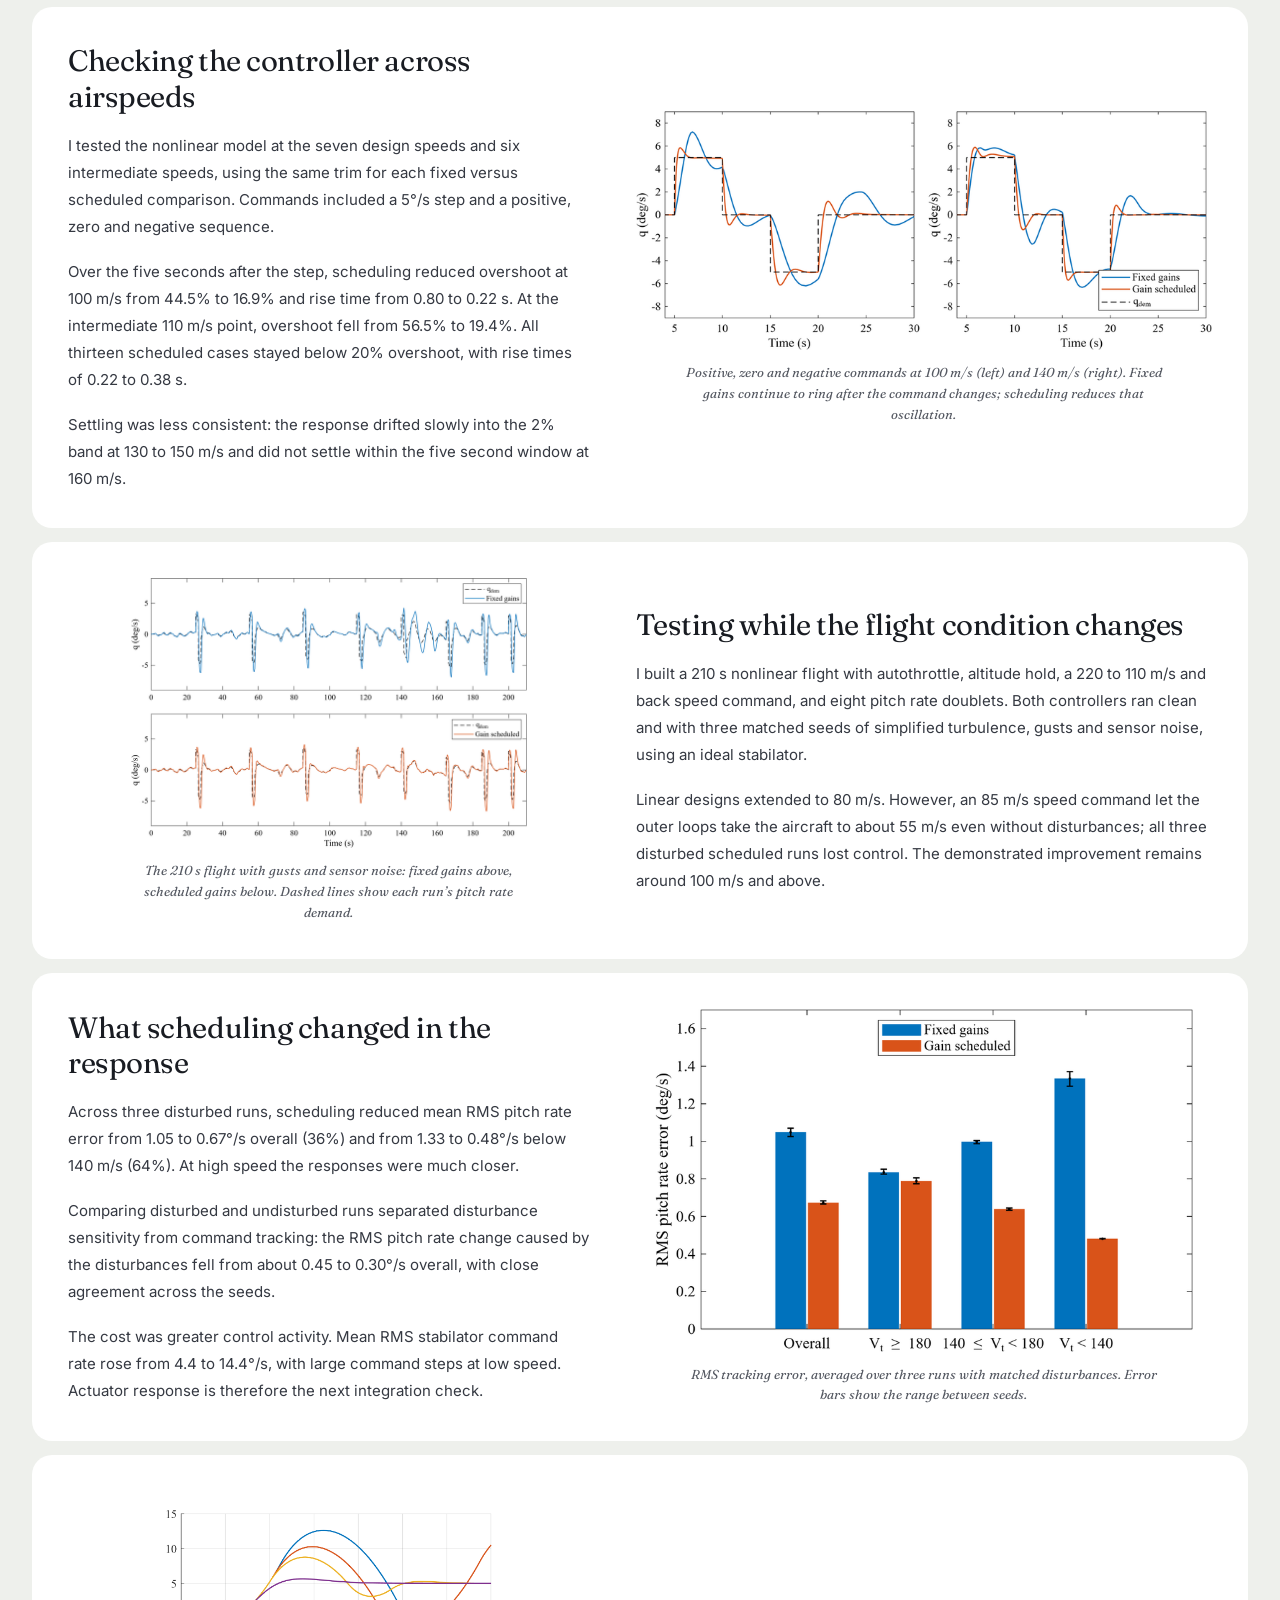
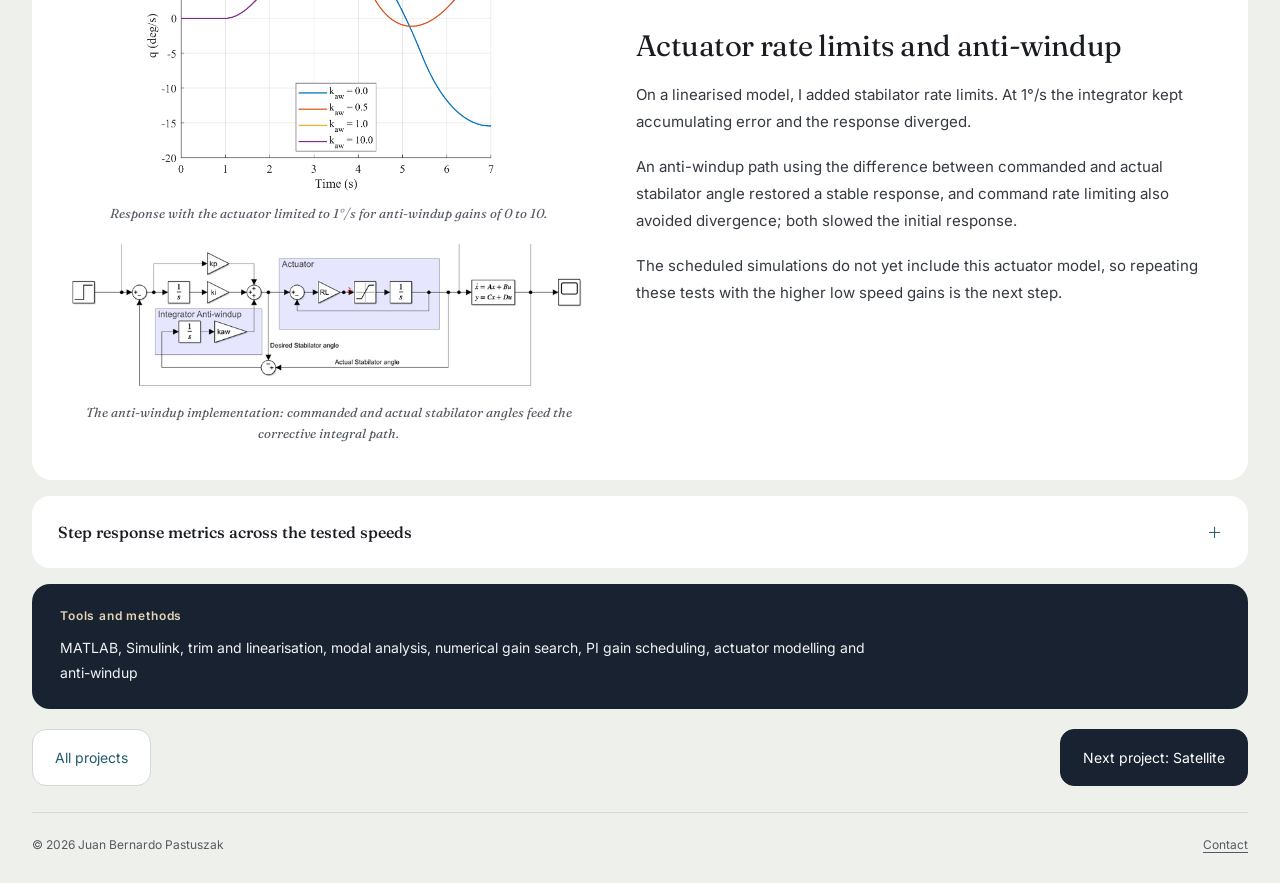
<file: f16.html>
<!doctype html>
<html lang="en-GB">
<head>
<meta charset="utf-8">
<meta name="viewport" content="width=device-width, initial-scale=1, viewport-fit=cover">
<title>Gain scheduled pitch rate control for a nonlinear F-16 model · Juan Bernardo Pastuszak</title>
<meta name="description" content="Portfolio of Juan Bernardo Pastuszak (Juan Pastuszak), aerospace engineer in flight dynamics and control. MSc student at Imperial College London, First Class BEng from the University of Bristol, BAE Systems University Scholar. F-16 gain scheduled control, CubeSat attitude control, a 3D-printed flying-wing design tool and a rocket payload.">
<meta name="author" content="Juan Bernardo Pastuszak">
<meta property="og:title" content="Juan Bernardo Pastuszak · Aerospace engineer, flight dynamics and control"><meta property="og:description" content="Portfolio of Juan Bernardo Pastuszak (Juan Pastuszak), aerospace engineer in flight dynamics and control. MSc student at Imperial College London, First Class BEng from the University of Bristol, BAE Systems University Scholar. F-16 gain scheduled control, CubeSat attitude control, a 3D-printed flying-wing design tool and a rocket payload."><meta property="og:type" content="website">
<link rel="canonical" href="https://juanpastuszak.com/f16.html">
<meta property="og:url" content="https://juanpastuszak.com/f16.html">
<meta property="og:image" content="https://juanpastuszak.com/media/social-preview.png?v=20261102">
<meta property="og:image:width" content="1200"><meta property="og:image:height" content="630">
<meta property="og:image:alt" content="Juan Bernardo Pastuszak aerospace engineering portfolio, featuring satellite control, rocket payload and composite forming projects">
<meta name="twitter:card" content="summary_large_image"><meta name="twitter:image" content="https://juanpastuszak.com/media/social-preview.png?v=20261102">
<meta name="theme-color" content="#eef0ec">
<link rel="icon" href="data:image/svg+xml,%3Csvg xmlns='http://www.w3.org/2000/svg' viewBox='0 0 64 64'%3E%3Crect width='64' height='64' fill='%23eef0ec'/%3E%3Ctext x='32' y='44' font-family='Georgia,serif' font-size='34' text-anchor='middle' fill='%231d1a16'%3EJP%3C/text%3E%3Crect x='14' y='50' width='36' height='3' fill='%231f5a6b'/%3E%3C/svg%3E"><link rel="icon" type="image/png" sizes="48x48" href="favicon-48.png"><link rel="apple-touch-icon" href="apple-touch-icon.png">

<link rel="preload" href="fonts/fraunces-normal-latin.woff2" as="font" type="font/woff2" crossorigin><link rel="preload" href="fonts/fraunces-italic-latin.woff2" as="font" type="font/woff2" crossorigin><link rel="preload" href="fonts/inter-normal-latin.woff2" as="font" type="font/woff2" crossorigin><link rel="stylesheet" href="fonts/fonts.css">
<link rel="stylesheet" href="styles.css">
<link rel="stylesheet" href="bento.css">
<link rel="stylesheet" href="projects-bento.css">
<script src="app.js" defer></script><script src="motion.js" defer></script><script src="controls.js" defer></script>
</head>
<body class="project-document">
<a class="skip" href="#main">Skip to content</a>
<header class="top"><div class="wrap"><a class="brand" href="index.html">Juan Bernardo Pastuszak</a><nav class="nav" aria-label="Sections"><a href="index.html#work">Projects</a><a href="index.html#recognition">Recognition</a><a href="about.html">About</a><a href="index.html#contact">Contact</a><a class="pdf" href="Juan%20Pastuszak%20-%20CV.pdf" target="_blank" rel="noopener">CV</a></nav><details class="menu"><summary>Menu</summary><nav aria-label="Sections"><a href="index.html#work">Projects</a><a href="index.html#recognition">Recognition</a><a href="about.html">About</a><a href="index.html#contact">Contact</a><a href="Juan%20Pastuszak%20-%20CV.pdf" target="_blank" rel="noopener">CV</a></nav></details></div></header>
<main id="main" class="wrap project-page"><div class="project-back"><a href="index.html#work"> All projects</a></div><nav class="project-nav" aria-label="Projects"><div class="links" data-scrollx><a href="tool.html">Flying wing</a><a aria-current="page" href="f16.html">F-16</a><a href="satellite.html">Satellite</a><a href="payload.html">Rocket</a><a href="avdasi2.html">Agricultural UAV</a><a href="composites.html">Composites</a><a href="stinson.html">Stinson</a><a href="spaceapps.html">LUMINA</a><a href="uas.html">UAS Challenge</a></div><details class="project-picker"><summary>F-16</summary><div><a href="tool.html">Flying wing</a><a aria-current="page" href="f16.html">F-16</a><a href="satellite.html">Satellite</a><a href="payload.html">Rocket</a><a href="avdasi2.html">Agricultural UAV</a><a href="composites.html">Composites</a><a href="stinson.html">Stinson</a><a href="spaceapps.html">LUMINA</a><a href="uas.html">UAS Challenge</a></div></details><button type="button" data-motion hidden>Pause videos</button></nav><section class="ch project-case" id="f16" aria-labelledby="h-f16"><div class="project-opening"><div class="project-introduction"><p class="project-context">University of Bristol · Flight Dynamics and Advanced Control project and control design extension · 2025 to 2026</p><h1 id="h-f16">Gain scheduled pitch rate control for a nonlinear F-16 model</h1><p class="lead">Using a supplied nonlinear F-16 model, I investigated longitudinal stability and designed a pitch rate controller. Gains tuned at 220 m/s lose damping at lower speed; the final design is an airspeed scheduled PI controller, tested across 100 to 220 m/s and in a simulated flight with gusts and sensor noise.</p><div class="project-contribution"><h3>My contribution</h3><p>I wrote the mode tracking and PI gain search code, built the gain schedule in Simulink and automated the nonlinear comparisons. I also studied actuator rate limits and anti-windup on a linearised model.</p></div><p class="project-outcome">Completed simulation study</p></div><div class="project-hero"><figure class="m contain"><div class="plate"><img src="media/f16-scheduled-all-speeds.png" srcset="media/f16-scheduled-all-speeds-800.png 800w, media/f16-scheduled-all-speeds.png 1800w" sizes="(max-width: 860px) 100vw, 52vw" width="1800" height="752" alt="Nonlinear pitch rate step responses at seven initial speeds from 100 to 220 metres per second, with fixed gains on the left and scheduled gains on the right" loading="lazy" decoding="async"></div><figcaption>The same 5°/s pitch rate command at seven initial speeds: fixed gains (left), scheduled gains (right). Scheduling brings the responses closer together.</figcaption></figure></div></div><section class="project-results" aria-label="Results in nonlinear simulation"><h3>Results in nonlinear simulation</h3><dl><div><dt>Overall disturbed tracking</dt><dd><strong>36% lower RMS error</strong><span>1.05 to 0.67 deg/s, averaged over three matched 210 s runs with gusts and sensor noise.</span></dd></div><div><dt>Tracking below 140 m/s</dt><dd><strong>64% lower RMS error</strong><span>1.33 to 0.48 deg/s in the low speed portions of those simulated runs.</span></dd></div><div><dt>Nonlinear step tests</dt><dd><strong>Overshoot below 20%</strong><span>At all 13 tested initial speeds from 100 to 220 m/s. These tests used an ideal stabilator.</span></dd></div></dl></section><div class="story"><article id="section-0" class="step"><figure class="m contain"><div class="plate"><img src="media/f16_cg_modes.png" width="824" height="618" alt="F-16 longitudinal eigenvalue trajectories as the centre of gravity moves aft" loading="lazy" decoding="async"></div><figcaption>Longitudinal pole trajectories across the centre-of-gravity sweep.</figcaption></figure><div class="t"><h3>How moving the centre of gravity changes the F-16 modes</h3><p>I wrote code to sweep the centre of gravity from 25% to 35% of mean aerodynamic chord at 220 m/s and 15,000 ft, trimming and linearising the aircraft at each position.</p><p>Tracking the longitudinal eigenvalues, damping and natural frequency showed the modes approaching the real axis and the aircraft becoming unstable as the centre of gravity moved aft. Where converging frequencies made automatic classification ambiguous, I checked the tracking manually.</p></div></article><article id="section-1" class="step alt"><figure class="m contain"><div class="plate"><img src="media/f16_gain_search.png" width="630" height="510" alt="Admissible F-16 closed-loop poles plotted against the short-period design region" loading="lazy" decoding="async"></div><figcaption>Accepted gain pairs and their short-period poles, with transient-performance candidates highlighted.</figcaption></figure><div class="t"><h3>Selecting gains against modal and transient criteria</h3><p>At 35% mean aerodynamic chord, I extracted a longitudinal state space model with stabilator deflection as the input and pitch rate as the output.</p><p>A second order approximation gave unsatisfactory responses, so I wrote a MATLAB loop to search PI gain combinations. It rejected unstable designs, checked the short period poles against the coursework’s MIL-F-8785C Level 1 bounds, and measured overshoot, rise time and settling time from the full step response.</p><p>I selected Kp = −0.2595 and Ki = −0.7055 from the admissible set. The search shaped the short period mode explicitly and required the phugoid to remain stable.</p></div></article><article id="section-2" class="step"><div class="evidence-stack"><figure class="m contain"><div class="plate"><img src="media/f16_speed.png" width="778" height="583" alt="Pitch-rate step responses at 220 and 100 metres per second against a 5 degree per second demand" loading="lazy" decoding="async"></div><figcaption>Pitch-rate response to a 5°/s step at 220 m/s and 100 m/s with the same gains.</figcaption></figure><figure class="m contain"><div class="plate"><img src="media/f16-simulink-overview.png" width="843" height="678" alt="Simulink F-16 model with PI feedback loop and output selection" loading="lazy" decoding="async"></div><figcaption>My PI feedback and output handling around the supplied nonlinear F-16 model.</figcaption></figure></div><div class="t"><h3>One design point, two speeds</h3><p>In Simulink, the nonlinear response to a 5°/s command at 220 m/s agreed closely with the linear design, with about 19% overshoot.</p><p>At 100 m/s the same gains gave about 51% overshoot, no clean settling and an angle of attack above 40°. The airspeed based gain schedule below addresses this.</p></div></article><article id="section-3" class="step alt"><figure class="m contain"><div class="plate"><img src="media/f16-scheduled-gains.png" srcset="media/f16-scheduled-gains-800.png 800w, media/f16-scheduled-gains.png 1800w" sizes="(max-width: 860px) 100vw, 52vw" width="1800" height="634" alt="Selected proportional and integral PI gains against airspeed, with the original fixed gains shown for comparison" loading="lazy" decoding="async"></div><figcaption>PI gains selected at seven design speeds. Both gains increase in magnitude as airspeed falls.</figcaption></figure><div class="t"><h3>Matching the gains to airspeed</h3><p>The stabilator loses effectiveness as airspeed falls. I trimmed and linearised the aircraft at seven speeds from 100 to 220 m/s and repeated the search at each one.</p><p>I selected the gains whose response was closest to the original 220 m/s design. Their magnitude rises sharply at low speed; at 100 m/s only four pairs met the criteria.</p><p>Two Simulink lookup tables interpolate the gains from measured airspeed and hold the end values outside the range. A switch selects fixed or scheduled control in the same model.</p></div></article><article id="section-4" class="step"><figure class="m contain"><div class="plate"><img src="media/f16-scheduled-command-sequence.png" srcset="media/f16-scheduled-command-sequence-800.png 800w, media/f16-scheduled-command-sequence.png 1800w" sizes="(max-width: 860px) 100vw, 52vw" width="1800" height="747" alt="Fixed and scheduled pitch rate responses to positive, zero and negative commands at initial speeds of 100 metres per second on the left and 140 metres per second on the right" loading="lazy" decoding="async"></div><figcaption>Positive, zero and negative commands at 100 m/s (left) and 140 m/s (right). Fixed gains continue to ring after the command changes; scheduling reduces that oscillation.</figcaption></figure><div class="t"><h3>Checking the controller across airspeeds</h3><p>I tested the nonlinear model at the seven design speeds and six intermediate speeds, using the same trim for each fixed versus scheduled comparison. Commands included a 5°/s step and a positive, zero and negative sequence.</p><p>Over the five seconds after the step, scheduling reduced overshoot at 100 m/s from 44.5% to 16.9% and rise time from 0.80 to 0.22 s. At the intermediate 110 m/s point, overshoot fell from 56.5% to 19.4%. All thirteen scheduled cases stayed below 20% overshoot, with rise times of 0.22 to 0.38 s.</p><p>Settling was less consistent: the response drifted slowly into the 2% band at 130 to 150 m/s and did not settle within the five second window at 160 m/s.</p></div></article><article id="section-5" class="step alt"><figure class="m contain"><div class="plate"><img src="media/f16-scheduled-pitch-rate-flight.png" srcset="media/f16-scheduled-pitch-rate-flight-800.png 800w, media/f16-scheduled-pitch-rate-flight.png 1800w" sizes="(max-width: 860px) 100vw, 52vw" width="1800" height="1228" alt="Pitch rate and total demand over the 210 second disturbed flight, with fixed gains above and scheduled gains below" loading="lazy" decoding="async"></div><figcaption>The 210 s flight with gusts and sensor noise: fixed gains above, scheduled gains below. Dashed lines show each run’s pitch rate demand.</figcaption></figure><div class="t"><h3>Testing while the flight condition changes</h3><p>I built a 210 s nonlinear flight with autothrottle, altitude hold, a 220 to 110 m/s and back speed command, and eight pitch rate doublets. Both controllers ran clean and with three matched seeds of simplified turbulence, gusts and sensor noise, using an ideal stabilator.</p><p>Linear designs extended to 80 m/s. However, an 85 m/s speed command let the outer loops take the aircraft to about 55 m/s even without disturbances; all three disturbed scheduled runs lost control. The demonstrated improvement remains around 100 m/s and above.</p></div></article><article id="section-6" class="step"><figure class="m contain"><div class="plate"><img src="media/f16-scheduled-tracking-error.png" srcset="media/f16-scheduled-tracking-error-800.png 800w, media/f16-scheduled-tracking-error.png 1732w" sizes="(max-width: 860px) 100vw, 52vw" width="1732" height="1104" alt="RMS pitch rate error for fixed and scheduled controllers overall and in three airspeed bands" loading="lazy" decoding="async"></div><figcaption>RMS tracking error, averaged over three runs with matched disturbances. Error bars show the range between seeds.</figcaption></figure><div class="t"><h3>What scheduling changed in the response</h3><p>Across three disturbed runs, scheduling reduced mean RMS pitch rate error from 1.05 to 0.67°/s overall (36%) and from 1.33 to 0.48°/s below 140 m/s (64%). At high speed the responses were much closer.</p><p>Comparing disturbed and undisturbed runs separated disturbance sensitivity from command tracking: the RMS pitch rate change caused by the disturbances fell from about 0.45 to 0.30°/s overall, with close agreement across the seeds.</p><p>The cost was greater control activity. Mean RMS stabilator command rate rose from 4.4 to 14.4°/s, with large command steps at low speed. Actuator response is therefore the next integration check.</p></div></article><article id="section-7" class="step alt"><div class="evidence-stack"><figure class="m contain"><div class="plate"><img src="media/f16_antiwindup.png" width="723" height="542" alt="Pitch-rate step responses for four anti-windup gains under a 1 degree per second actuator rate limit" loading="lazy" decoding="async"></div><figcaption>Response with the actuator limited to 1°/s for anti-windup gains of 0 to 10.</figcaption></figure><figure class="m contain"><div class="plate"><img src="media/f16-simulink-antiwindup.png" srcset="media/f16-simulink-antiwindup-800.png 800w, media/f16-simulink-antiwindup.png 1377w" sizes="(max-width: 860px) 100vw, 52vw" width="1377" height="385" alt="Simulink PI controller with an actuator model and integrator anti-windup feedback" loading="lazy" decoding="async"></div><figcaption>The anti-windup implementation: commanded and actual stabilator angles feed the corrective integral path.</figcaption></figure></div><div class="t"><h3>Actuator rate limits and anti-windup</h3><p>On a linearised model, I added stabilator rate limits. At 1°/s the integrator kept accumulating error and the response diverged.</p><p>An anti-windup path using the difference between commanded and actual stabilator angle restored a stable response, and command rate limiting also avoided divergence; both slowed the initial response.</p><p>The scheduled simulations do not yet include this actuator model, so repeating these tests with the higher low speed gains is the next step.</p></div></article></div><details class="more"><summary>Step response metrics across the tested speeds</summary><div class="in"><div><p>The metrics include all seven design speeds and six intermediate speeds. A hollow settling-time marker means the response did not settle within the five second evaluation window; it does not indicate a measured settling time of five seconds.</p><p>The 51% overshoot quoted for the fixed gains at 100 m/s comes from the original coursework run. The later fixed against scheduled comparison measures over a five second window after the step and gives 44.5% for the same gains; the two figures describe different evaluation windows.</p></div><div class="figs"><figure class="m contain"><div class="plate"><img src="media/f16-scheduled-metrics.png" srcset="media/f16-scheduled-metrics-800.png 800w, media/f16-scheduled-metrics.png 1800w" sizes="(max-width: 860px) 100vw, 52vw" width="1800" height="586" alt="Rise time, overshoot and settling time versus initial airspeed for fixed and scheduled PI gains" loading="lazy" decoding="async"></div><figcaption>Nonlinear step metrics at all thirteen initial speeds. Hollow markers identify cases not settled within the five second window.</figcaption></figure></div></div></details><section class="project-tools"><h3>Tools and methods</h3><p>MATLAB, Simulink, trim and linearisation, modal analysis, numerical gain search, PI gain scheduling, actuator modelling and anti-windup</p></section><nav class="chapter-end" aria-label="After F-16 control"><a href="index.html#work">All projects</a><a href="satellite.html">Next project: Satellite</a></nav></section><footer><span>© 2026 Juan Bernardo Pastuszak</span><a href="index.html#contact">Contact</a></footer></main>
</body>
</html>
</file>
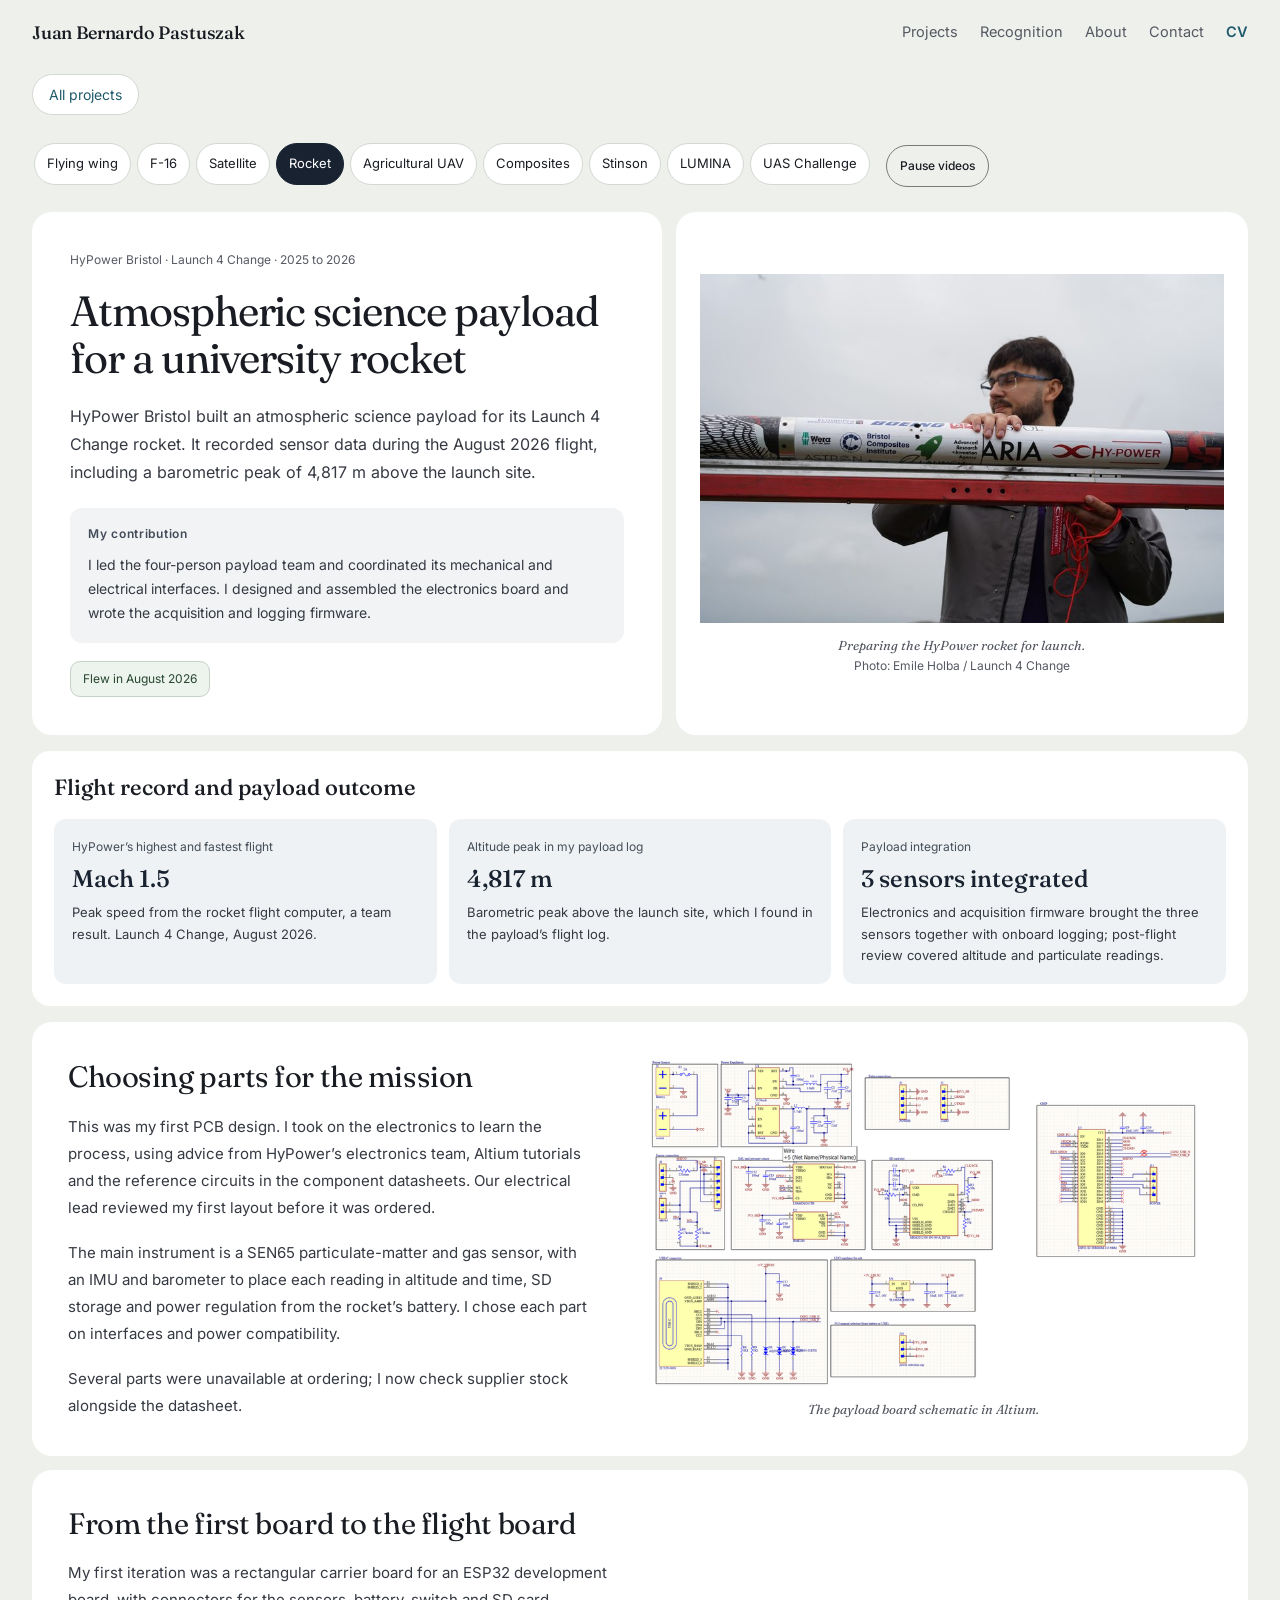
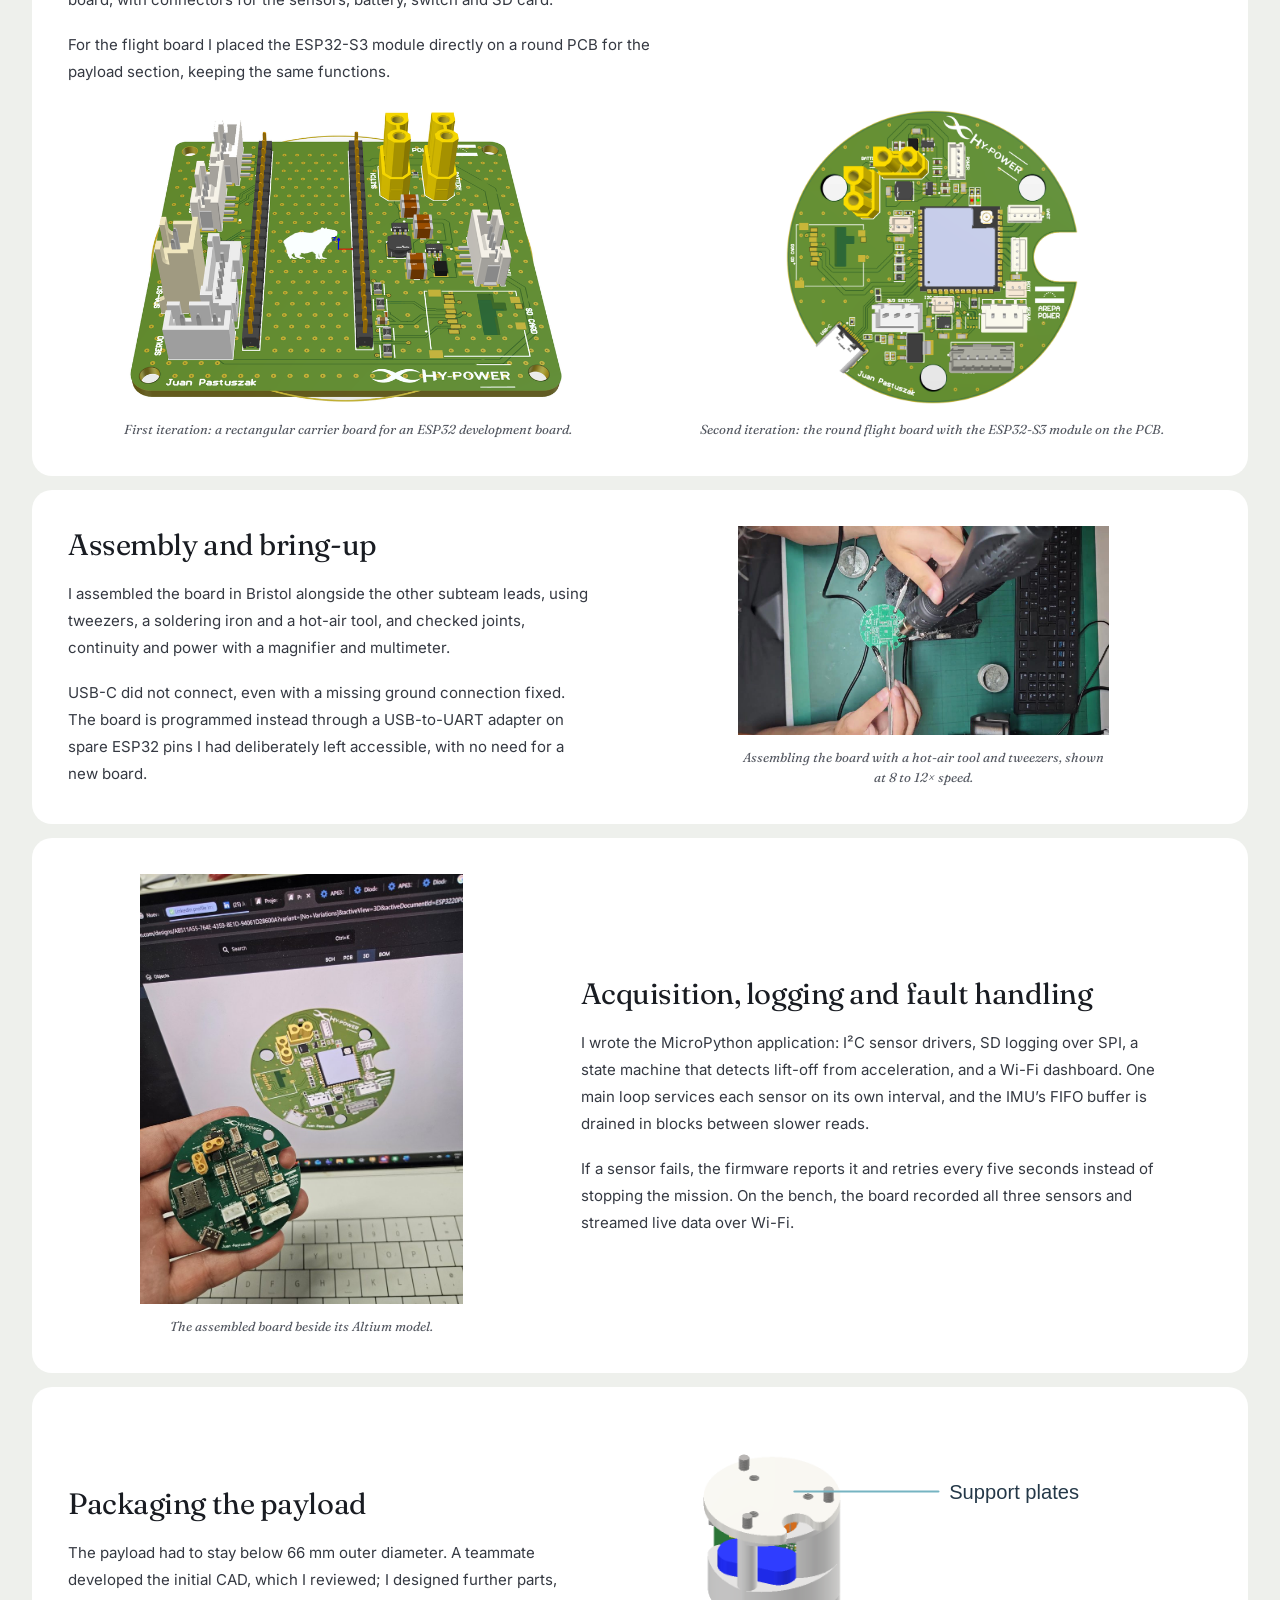
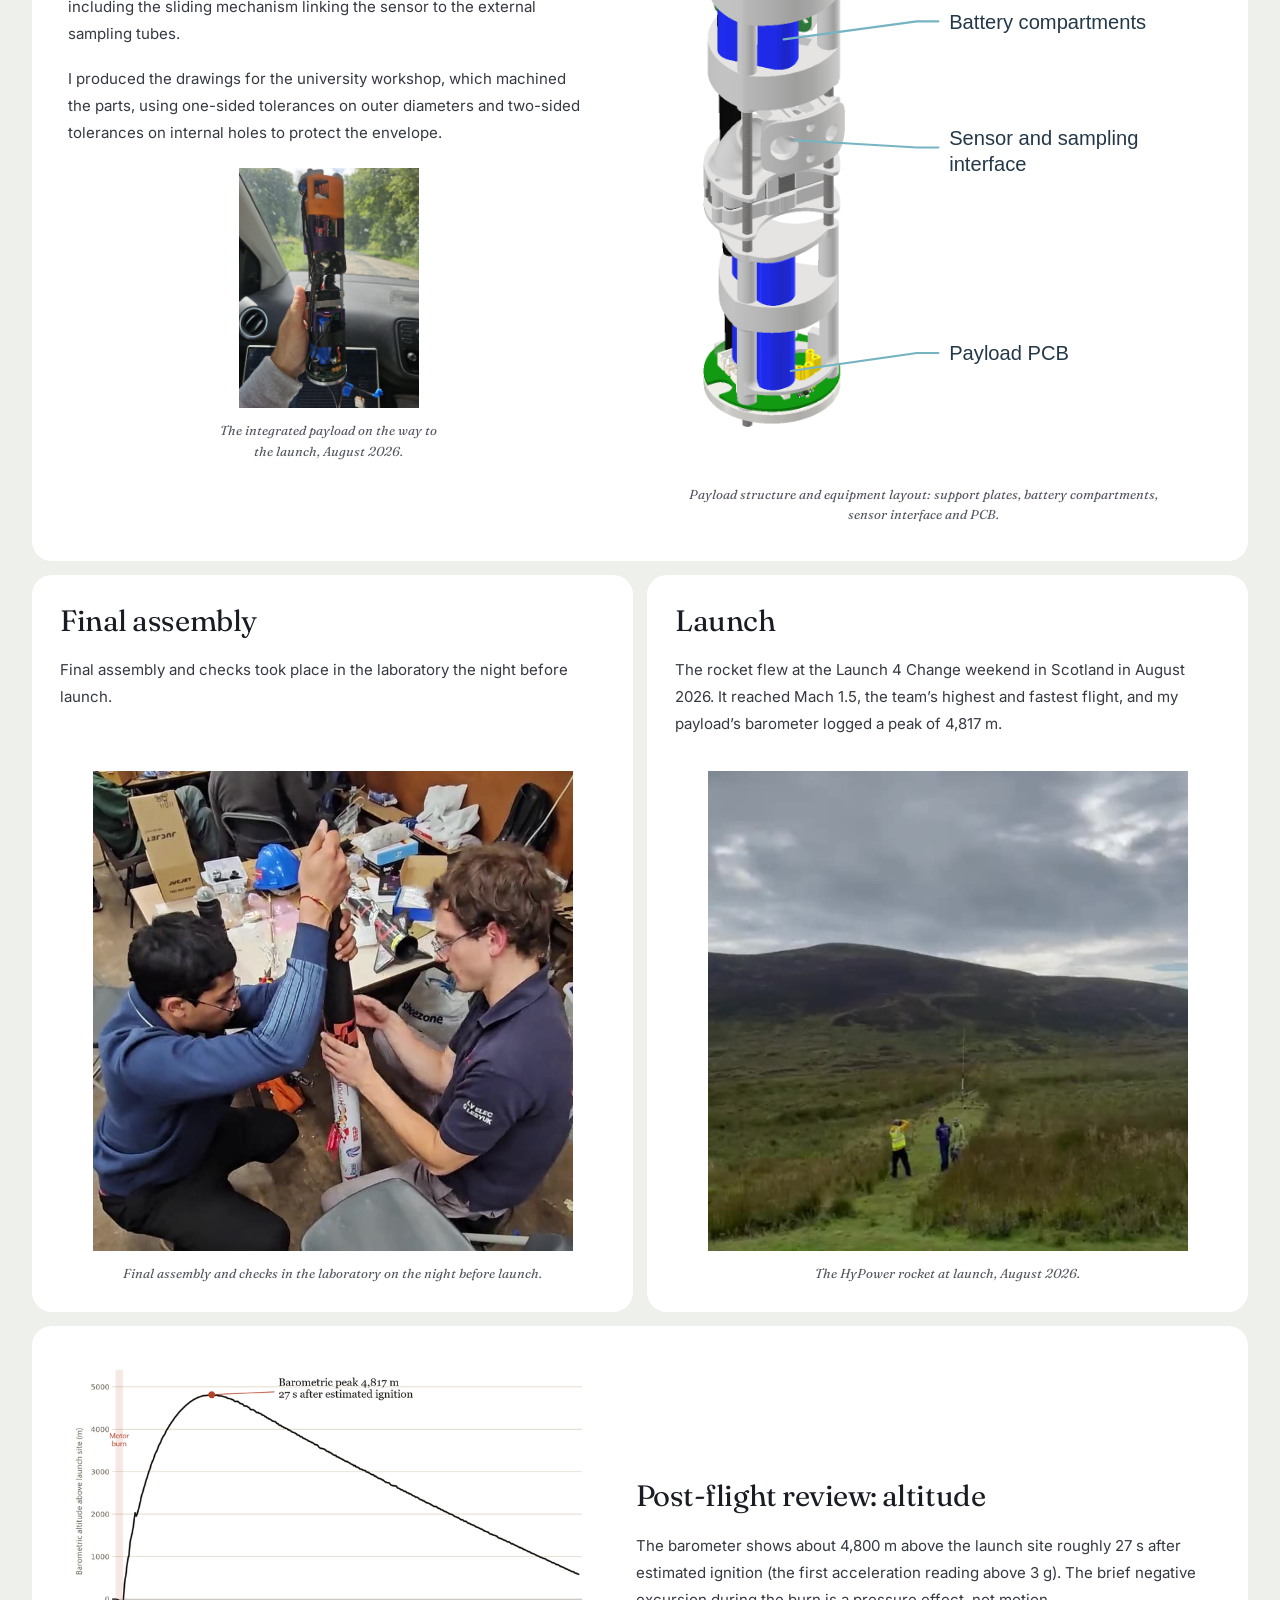
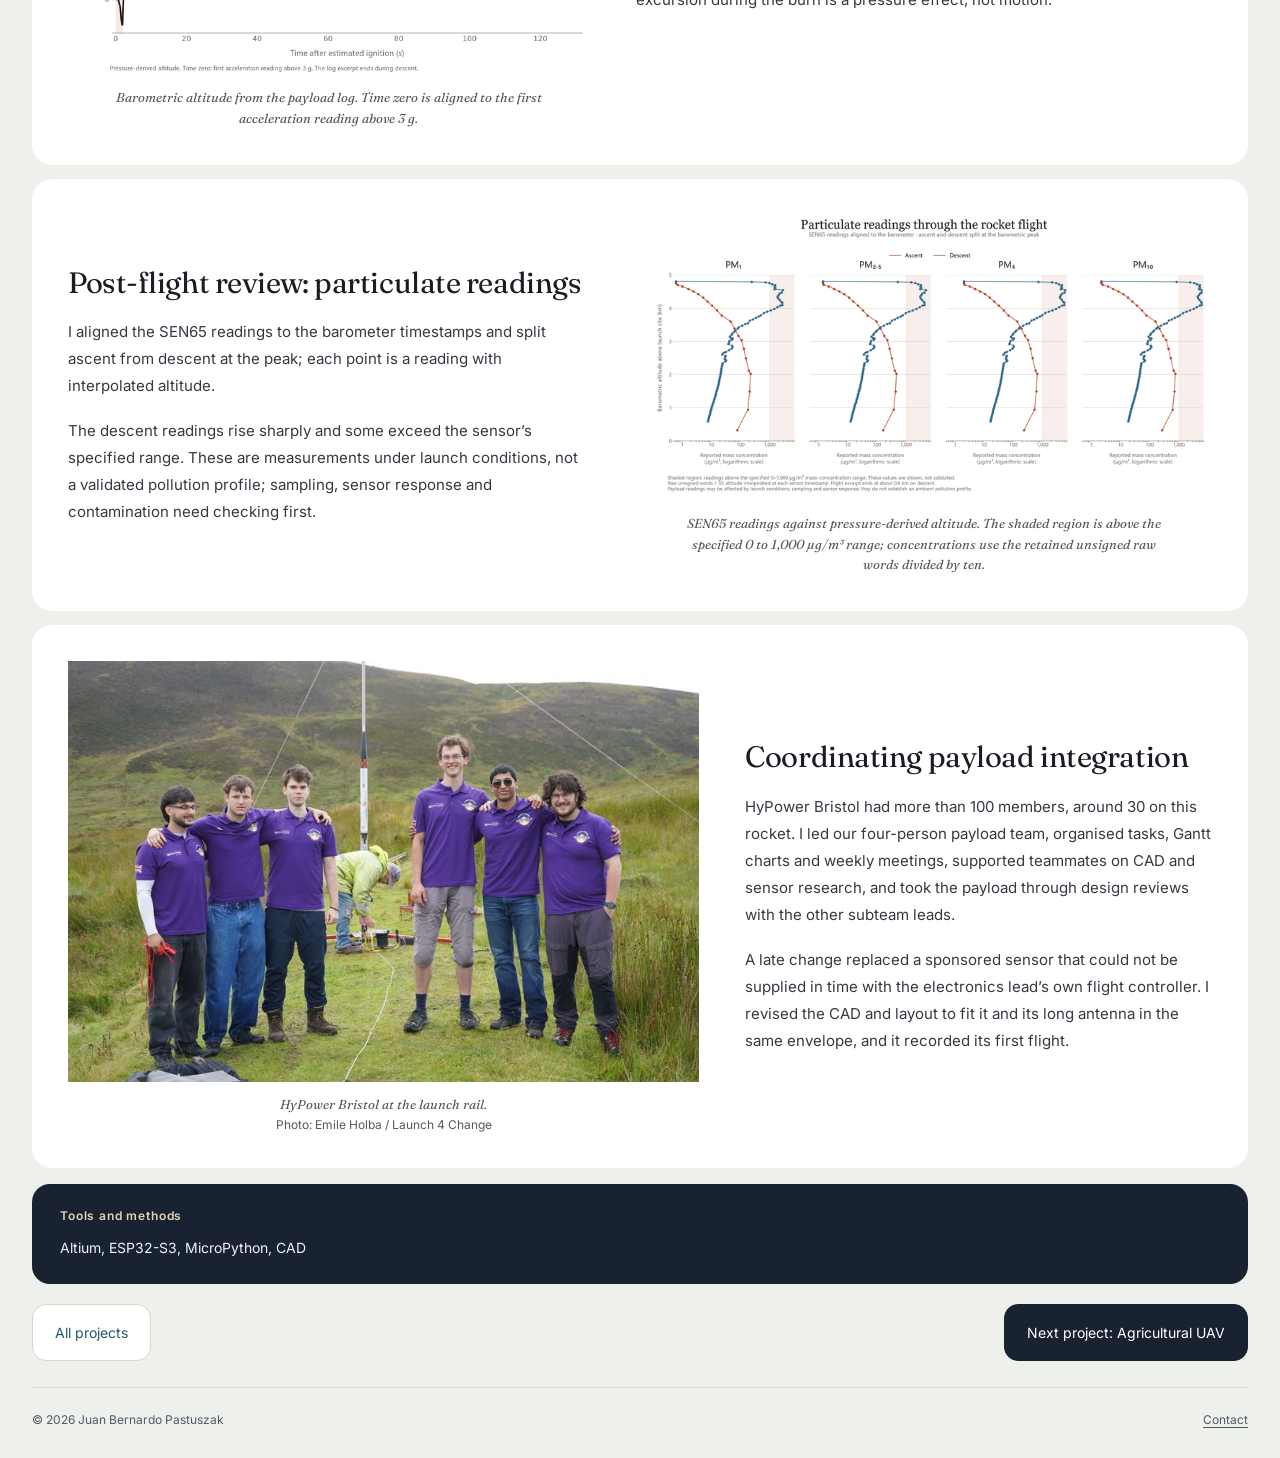
<file: payload.html>
<!doctype html>
<html lang="en-GB">
<head>
<meta charset="utf-8">
<meta name="viewport" content="width=device-width, initial-scale=1, viewport-fit=cover">
<title>Atmospheric science payload for a university rocket · Juan Bernardo Pastuszak</title>
<meta name="description" content="Portfolio of Juan Bernardo Pastuszak (Juan Pastuszak), aerospace engineer in flight dynamics and control. MSc student at Imperial College London, First Class BEng from the University of Bristol, BAE Systems University Scholar. F-16 gain scheduled control, CubeSat attitude control, a 3D-printed flying-wing design tool and a rocket payload.">
<meta name="author" content="Juan Bernardo Pastuszak">
<meta property="og:title" content="Juan Bernardo Pastuszak · Aerospace engineer, flight dynamics and control"><meta property="og:description" content="Portfolio of Juan Bernardo Pastuszak (Juan Pastuszak), aerospace engineer in flight dynamics and control. MSc student at Imperial College London, First Class BEng from the University of Bristol, BAE Systems University Scholar. F-16 gain scheduled control, CubeSat attitude control, a 3D-printed flying-wing design tool and a rocket payload."><meta property="og:type" content="website">
<link rel="canonical" href="https://juanpastuszak.com/payload.html">
<meta property="og:url" content="https://juanpastuszak.com/payload.html">
<meta property="og:image" content="https://juanpastuszak.com/media/social-preview.png?v=20261102">
<meta property="og:image:width" content="1200"><meta property="og:image:height" content="630">
<meta property="og:image:alt" content="Juan Bernardo Pastuszak aerospace engineering portfolio, featuring satellite control, rocket payload and composite forming projects">
<meta name="twitter:card" content="summary_large_image"><meta name="twitter:image" content="https://juanpastuszak.com/media/social-preview.png?v=20261102">
<meta name="theme-color" content="#eef0ec">
<link rel="icon" href="data:image/svg+xml,%3Csvg xmlns='http://www.w3.org/2000/svg' viewBox='0 0 64 64'%3E%3Crect width='64' height='64' fill='%23eef0ec'/%3E%3Ctext x='32' y='44' font-family='Georgia,serif' font-size='34' text-anchor='middle' fill='%231d1a16'%3EJP%3C/text%3E%3Crect x='14' y='50' width='36' height='3' fill='%231f5a6b'/%3E%3C/svg%3E"><link rel="icon" type="image/png" sizes="48x48" href="favicon-48.png"><link rel="apple-touch-icon" href="apple-touch-icon.png">

<link rel="preload" href="fonts/fraunces-normal-latin.woff2" as="font" type="font/woff2" crossorigin><link rel="preload" href="fonts/fraunces-italic-latin.woff2" as="font" type="font/woff2" crossorigin><link rel="preload" href="fonts/inter-normal-latin.woff2" as="font" type="font/woff2" crossorigin><link rel="stylesheet" href="fonts/fonts.css">
<link rel="stylesheet" href="styles.css">
<link rel="stylesheet" href="bento.css">
<link rel="stylesheet" href="projects-bento.css">
<script src="app.js" defer></script><script src="motion.js" defer></script><script src="controls.js" defer></script>
</head>
<body class="project-document">
<a class="skip" href="#main">Skip to content</a>
<header class="top"><div class="wrap"><a class="brand" href="index.html">Juan Bernardo Pastuszak</a><nav class="nav" aria-label="Sections"><a href="index.html#work">Projects</a><a href="index.html#recognition">Recognition</a><a href="about.html">About</a><a href="index.html#contact">Contact</a><a class="pdf" href="Juan%20Pastuszak%20-%20CV.pdf" target="_blank" rel="noopener">CV</a></nav><details class="menu"><summary>Menu</summary><nav aria-label="Sections"><a href="index.html#work">Projects</a><a href="index.html#recognition">Recognition</a><a href="about.html">About</a><a href="index.html#contact">Contact</a><a href="Juan%20Pastuszak%20-%20CV.pdf" target="_blank" rel="noopener">CV</a></nav></details></div></header>
<main id="main" class="wrap project-page"><div class="project-back"><a href="index.html#work"> All projects</a></div><nav class="project-nav" aria-label="Projects"><div class="links" data-scrollx><a href="tool.html">Flying wing</a><a href="f16.html">F-16</a><a href="satellite.html">Satellite</a><a aria-current="page" href="payload.html">Rocket</a><a href="avdasi2.html">Agricultural UAV</a><a href="composites.html">Composites</a><a href="stinson.html">Stinson</a><a href="spaceapps.html">LUMINA</a><a href="uas.html">UAS Challenge</a></div><details class="project-picker"><summary>Rocket</summary><div><a href="tool.html">Flying wing</a><a href="f16.html">F-16</a><a href="satellite.html">Satellite</a><a aria-current="page" href="payload.html">Rocket</a><a href="avdasi2.html">Agricultural UAV</a><a href="composites.html">Composites</a><a href="stinson.html">Stinson</a><a href="spaceapps.html">LUMINA</a><a href="uas.html">UAS Challenge</a></div></details><button type="button" data-motion hidden>Pause videos</button></nav><section class="ch project-case" id="payload" aria-labelledby="h-payload"><div class="project-opening"><div class="project-introduction"><p class="project-context">HyPower Bristol · Launch 4 Change · 2025 to 2026</p><h1 id="h-payload">Atmospheric science payload for a university rocket</h1><p class="lead">HyPower Bristol built an atmospheric science payload for its Launch 4 Change rocket. It recorded sensor data during the August 2026 flight, including a barometric peak of 4,817 m above the launch site.</p><div class="project-contribution"><h3>My contribution</h3><p>I led the four-person payload team and coordinated its mechanical and electrical interfaces. I designed and assembled the electronics board and wrote the acquisition and logging firmware.</p></div><p class="project-outcome">Flew in August 2026</p></div><div class="project-hero"><figure class="m"><img src="media/rocket_loading.jpg" srcset="media/rocket_loading-800.jpg 800w, media/rocket_loading.jpg 1800w" sizes="(max-width: 860px) 100vw, 52vw" width="1800" height="1200" alt="Juan carrying the HyPower rocket to its launch rail" loading="lazy" decoding="async"><figcaption>Preparing the HyPower rocket for launch.<span class="credit">Photo: Emile Holba / Launch 4 Change</span></figcaption></figure></div></div><section class="project-results" aria-label="Flight record and payload outcome"><h3>Flight record and payload outcome</h3><dl><div><dt>HyPower’s highest and fastest flight</dt><dd><strong>Mach 1.5</strong><span>Peak speed from the rocket flight computer, a team result. Launch 4 Change, August 2026.</span></dd></div><div><dt>Altitude peak in my payload log</dt><dd><strong>4,817 m</strong><span>Barometric peak above the launch site, which I found in the payload’s flight log.</span></dd></div><div><dt>Payload integration</dt><dd><strong>3 sensors integrated</strong><span>Electronics and acquisition firmware brought the three sensors together with onboard logging; post-flight review covered altitude and particulate readings.</span></dd></div></dl></section><div class="story"><article id="section-0" class="step"><figure class="m contain"><div class="plate"><img src="media/pcb_schematic.png" srcset="media/pcb_schematic-800.png 800w, media/pcb_schematic.png 1800w" sizes="(max-width: 860px) 100vw, 52vw" width="1800" height="1077" alt="Altium schematic of the payload board: power regulation, sensor connectors, SD card, USB-C and the ESP32-S3 module" loading="lazy" decoding="async"></div><figcaption>The payload board schematic in Altium.</figcaption></figure><div class="t"><h3>Choosing parts for the mission</h3><p>This was my first PCB design. I took on the electronics to learn the process, using advice from HyPower’s electronics team, Altium tutorials and the reference circuits in the component datasheets. Our electrical lead reviewed my first layout before it was ordered.</p><p>The main instrument is a SEN65 particulate-matter and gas sensor, with an IMU and barometer to place each reading in altitude and time, SD storage and power regulation from the rocket’s battery. I chose each part on interfaces and power compatibility.</p><p>Several parts were unavailable at ordering; I now check supplier stock alongside the datasheet.</p></div></article><article id="section-1" class="step board-iterations"><div class="t"><h3>From the first board to the flight board</h3><p>My first iteration was a rectangular carrier board for an ESP32 development board, with connectors for the sensors, battery, switch and SD card.</p><p>For the flight board I placed the ESP32-S3 module directly on a round PCB for the payload section, keeping the same functions.</p></div><div class="board-pair"><figure class="m contain"><div class="plate"><img src="media/pcb_v1_iso.png" srcset="media/pcb_v1_iso-800.png 800w, media/pcb_v1_iso.png 1284w" sizes="(max-width: 860px) 100vw, 52vw" width="1284" height="880" alt="Altium 3D view of the first, rectangular payload board with headers for an ESP32 development board" loading="lazy" decoding="async"></div><figcaption>First iteration: a rectangular carrier board for an ESP32 development board.</figcaption></figure><figure class="m contain"><div class="plate"><img src="media/pcb_v2.png" srcset="media/pcb_v2-800.png 800w, media/pcb_v2.png 1219w" sizes="(max-width: 860px) 100vw, 52vw" width="1219" height="1226" alt="Altium 3D view of the round flight board with the ESP32-S3 module mounted directly on it" loading="lazy" decoding="async"></div><figcaption>Second iteration: the round flight board with the ESP32-S3 module on the PCB.</figcaption></figure></div></article><article id="section-2" class="step"><figure class="m"><video src="media/pcb_solder.mp4" poster="media/pcb_solder_poster.jpg" width="1280" height="720" muted loop playsinline preload="none" aria-label="Overhead view of hands placing and reflowing components on the round board with tweezers and a hot-air tool"></video><figcaption>Assembling the board with a hot-air tool and tweezers, shown at 8 to 12× speed.<span class="tap"> Select the video to play it.</span></figcaption></figure><div class="t"><h3>Assembly and bring-up</h3><p>I assembled the board in Bristol alongside the other subteam leads, using tweezers, a soldering iron and a hot-air tool, and checked joints, continuity and power with a magnifier and multimeter.</p><p>USB-C did not connect, even with a missing ground connection fixed. The board is programmed instead through a USB-to-UART adapter on spare ESP32 pins I had deliberately left accessible, with no need for a new board.</p></div></article><article id="section-3" class="step alt tall"><figure class="m"><img src="media/pcb_hand.jpg" srcset="media/pcb_hand-800.jpg 800w, media/pcb_hand.jpg 1350w" sizes="(max-width: 860px) 100vw, 52vw" width="1350" height="1800" alt="The assembled board held in a hand in front of its 3D model on a laptop screen" loading="lazy" decoding="async"><figcaption>The assembled board beside its Altium model.</figcaption></figure><div class="t"><h3>Acquisition, logging and fault handling</h3><p>I wrote the MicroPython application: I²C sensor drivers, SD logging over SPI, a state machine that detects lift-off from acceleration, and a Wi-Fi dashboard. One main loop services each sensor on its own interval, and the IMU’s FIFO buffer is drained in blocks between slower reads.</p><p>If a sensor fails, the firmware reports it and retries every five seconds instead of stopping the mission. On the bench, the board recorded all three sensors and streamed live data over Wi-Fi.</p></div></article><article id="section-4" class="step payload-structure"><div class="t"><h3>Packaging the payload</h3><p>The payload had to stay below 66 mm outer diameter. A teammate developed the initial CAD, which I reviewed; I designed further parts, including the sliding mechanism linking the sensor to the external sampling tubes.</p><p>I produced the drawings for the university workshop, which machined the parts, using one-sided tolerances on outer diameters and two-sided tolerances on internal holes to protect the envelope.</p><figure class="m integrated-payload"><img src="media/payload_car.jpg" srcset="media/payload_car-800.jpg 800w, media/payload_car.jpg 1200w" sizes="(max-width: 860px) 100vw, 52vw" width="1200" height="1600" alt="The assembled payload held up in a car, showing printed sections, wiring and the board" loading="lazy" decoding="async"><figcaption>The integrated payload on the way to the launch, August 2026.</figcaption></figure></div><figure class="m contain"><div class="plate"><img src="media/payload-structure-labelled.svg" width="800.0" height="900.0" alt="Payload CAD with labels identifying the support plates, battery compartments, sensor and sampling interface, and payload PCB" loading="lazy" decoding="async"></div><figcaption>Payload structure and equipment layout: support plates, battery compartments, sensor interface and PCB.</figcaption></figure></article><article id="section-5" class="step launch-sequence"><div><div class="t"><h3>Final assembly</h3><p>Final assembly and checks took place in the laboratory the night before launch.</p></div><figure class="m"><video src="media/payload_integ.mp4" poster="media/payload_integ_poster.jpg" width="720" height="720" muted loop playsinline preload="none" aria-label="Two team members fitting a rocket section together at a table"></video><figcaption>Final assembly and checks in the laboratory on the night before launch.<span class="tap"> Select the video to play it.</span></figcaption></figure></div><div><div class="t"><h3>Launch</h3><p>The rocket flew at the Launch 4 Change weekend in Scotland in August 2026. It reached Mach 1.5, the team’s highest and fastest flight, and my payload’s barometer logged a peak of 4,817 m.</p></div><figure class="m"><video src="media/launch.mp4" poster="media/launch_poster.jpg" width="576" height="576" muted loop playsinline preload="none" aria-label="A rocket lifting off from moorland and climbing on a smoke trail"></video><figcaption>The HyPower rocket at launch, August 2026.<span class="tap"> Select the video to play it.</span></figcaption></figure></div></article><article id="section-7" class="step alt"><figure class="m contain"><div class="plate"><img src="media/flight_altitude.png" srcset="media/flight_altitude-800.png 800w, media/flight_altitude.png 1800w" sizes="(max-width: 860px) 100vw, 52vw" width="1800" height="1080" alt="Chart of pressure-derived altitude, peaking at 4,817 metres approximately 27 seconds after estimated ignition" loading="lazy" decoding="async"></div><figcaption>Barometric altitude from the payload log. Time zero is aligned to the first acceleration reading above 3 g.</figcaption></figure><div class="t"><h3>Post-flight review: altitude</h3><p>The barometer shows about 4,800 m above the launch site roughly 27 s after estimated ignition (the first acceleration reading above 3 g). The brief negative excursion during the burn is a pressure effect, not motion.</p></div></article><article id="section-8" class="step"><figure class="m contain"><div class="plate"><img src="media/flight_particulates.png" srcset="media/flight_particulates-800.png 800w, media/flight_particulates.png 1800w" sizes="(max-width: 860px) 100vw, 52vw" width="1800" height="894" alt="Four particulate mass-concentration profiles versus barometric altitude, with ascent in vermilion and descent in blue" loading="lazy" decoding="async"></div><figcaption>SEN65 readings against pressure-derived altitude. The shaded region is above the specified 0 to 1,000 µg/m³ range; concentrations use the retained unsigned raw words divided by ten.</figcaption></figure><div class="t"><h3>Post-flight review: particulate readings</h3><p>I aligned the SEN65 readings to the barometer timestamps and split ascent from descent at the peak; each point is a reading with interpolated altitude.</p><p>The descent readings rise sharply and some exceed the sensor’s specified range. These are measurements under launch conditions, not a validated pollution profile; sampling, sensor response and contamination need checking first.</p></div></article><article id="section-9" class="step alt"><figure class="m"><img src="media/rocket_team_rail.jpg" srcset="media/rocket_team_rail-800.jpg 800w, media/rocket_team_rail.jpg 1800w" sizes="(max-width: 860px) 100vw, 52vw" width="1800" height="1200" alt="Six members of HyPower Bristol in purple team shirts beside the rocket on its launch rail on a hillside" loading="lazy" decoding="async"><figcaption>HyPower Bristol at the launch rail.<span class="credit">Photo: Emile Holba / Launch 4 Change</span></figcaption></figure><div class="t"><h3>Coordinating payload integration</h3><p>HyPower Bristol had more than 100 members, around 30 on this rocket. I led our four-person payload team, organised tasks, Gantt charts and weekly meetings, supported teammates on CAD and sensor research, and took the payload through design reviews with the other subteam leads.</p><p>A late change replaced a sponsored sensor that could not be supplied in time with the electronics lead’s own flight controller. I revised the CAD and layout to fit it and its long antenna in the same envelope, and it recorded its first flight.</p></div></article></div><section class="project-tools"><h3>Tools and methods</h3><p>Altium, ESP32-S3, MicroPython, CAD</p></section><nav class="chapter-end" aria-label="After Rocket payload"><a href="index.html#work">All projects</a><a href="avdasi2.html">Next project: Agricultural UAV</a></nav></section><footer><span>© 2026 Juan Bernardo Pastuszak</span><a href="index.html#contact">Contact</a></footer></main>
</body>
</html>
</file>
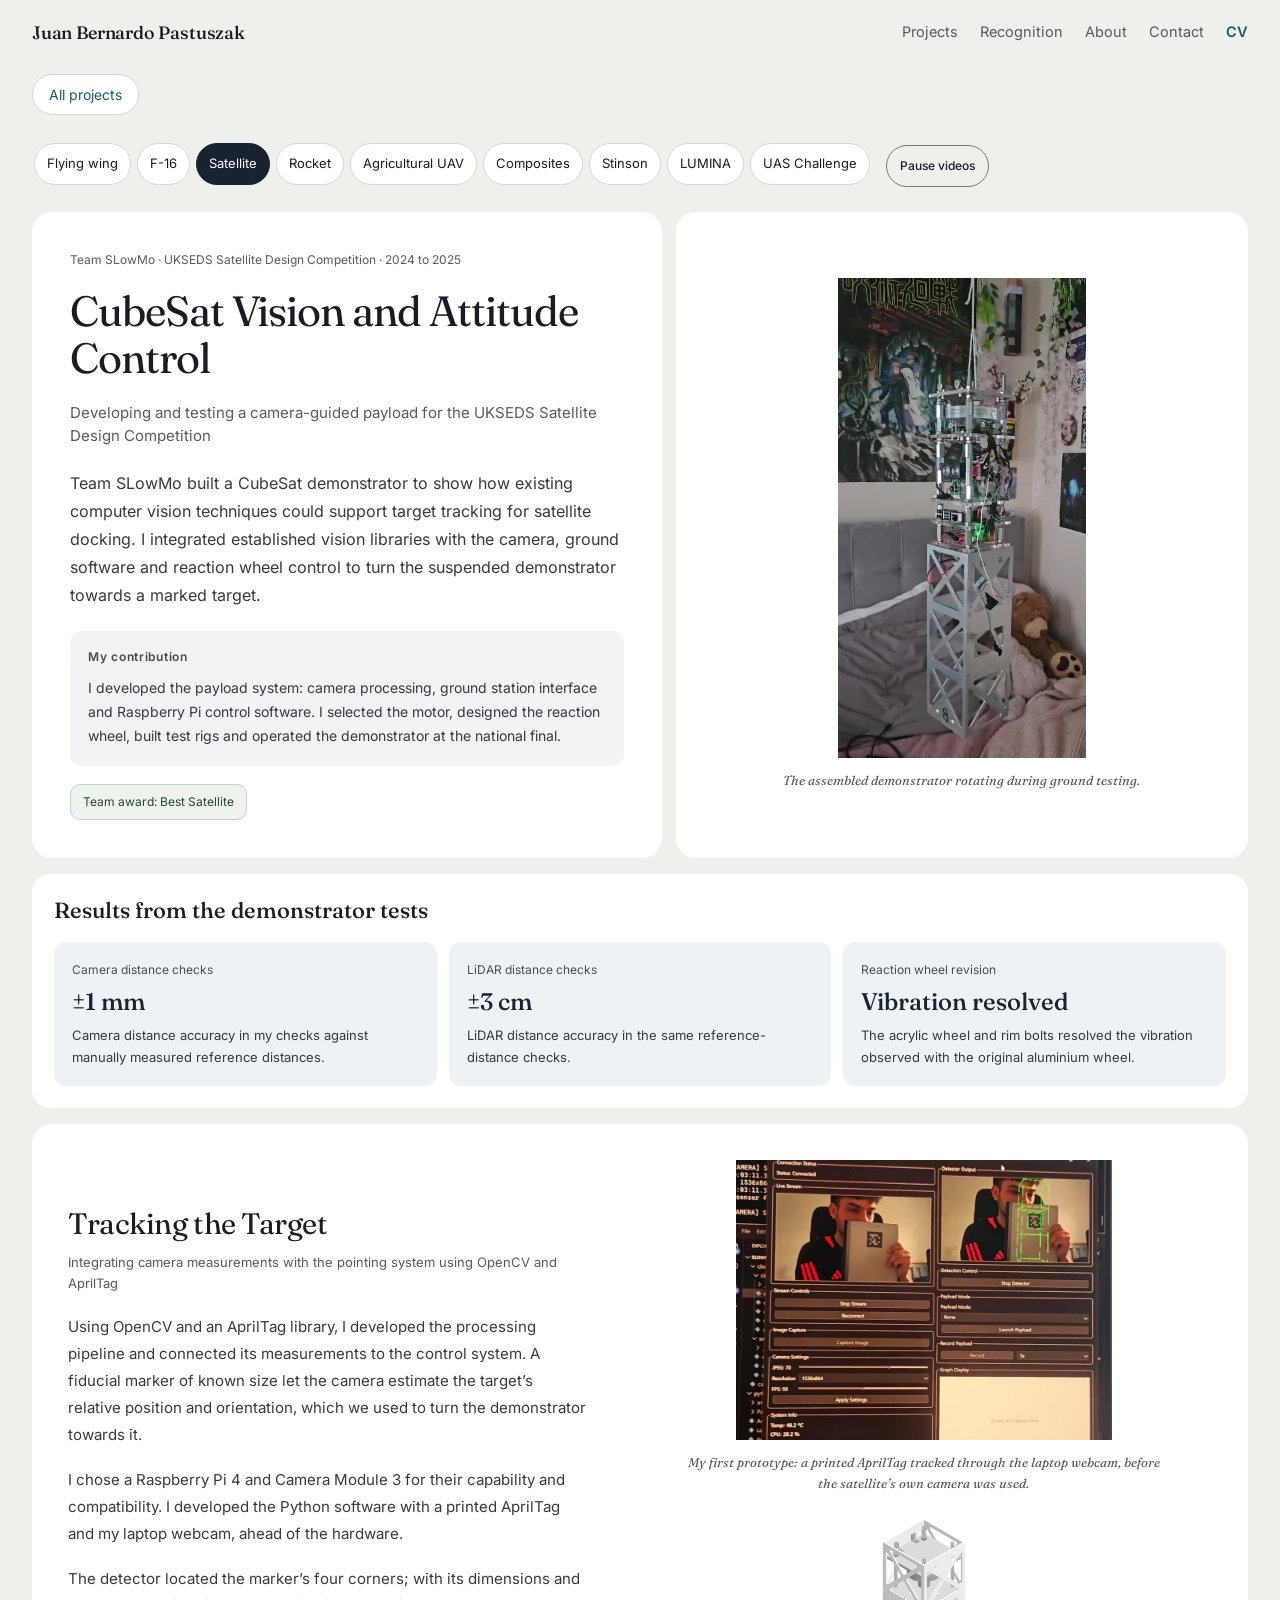
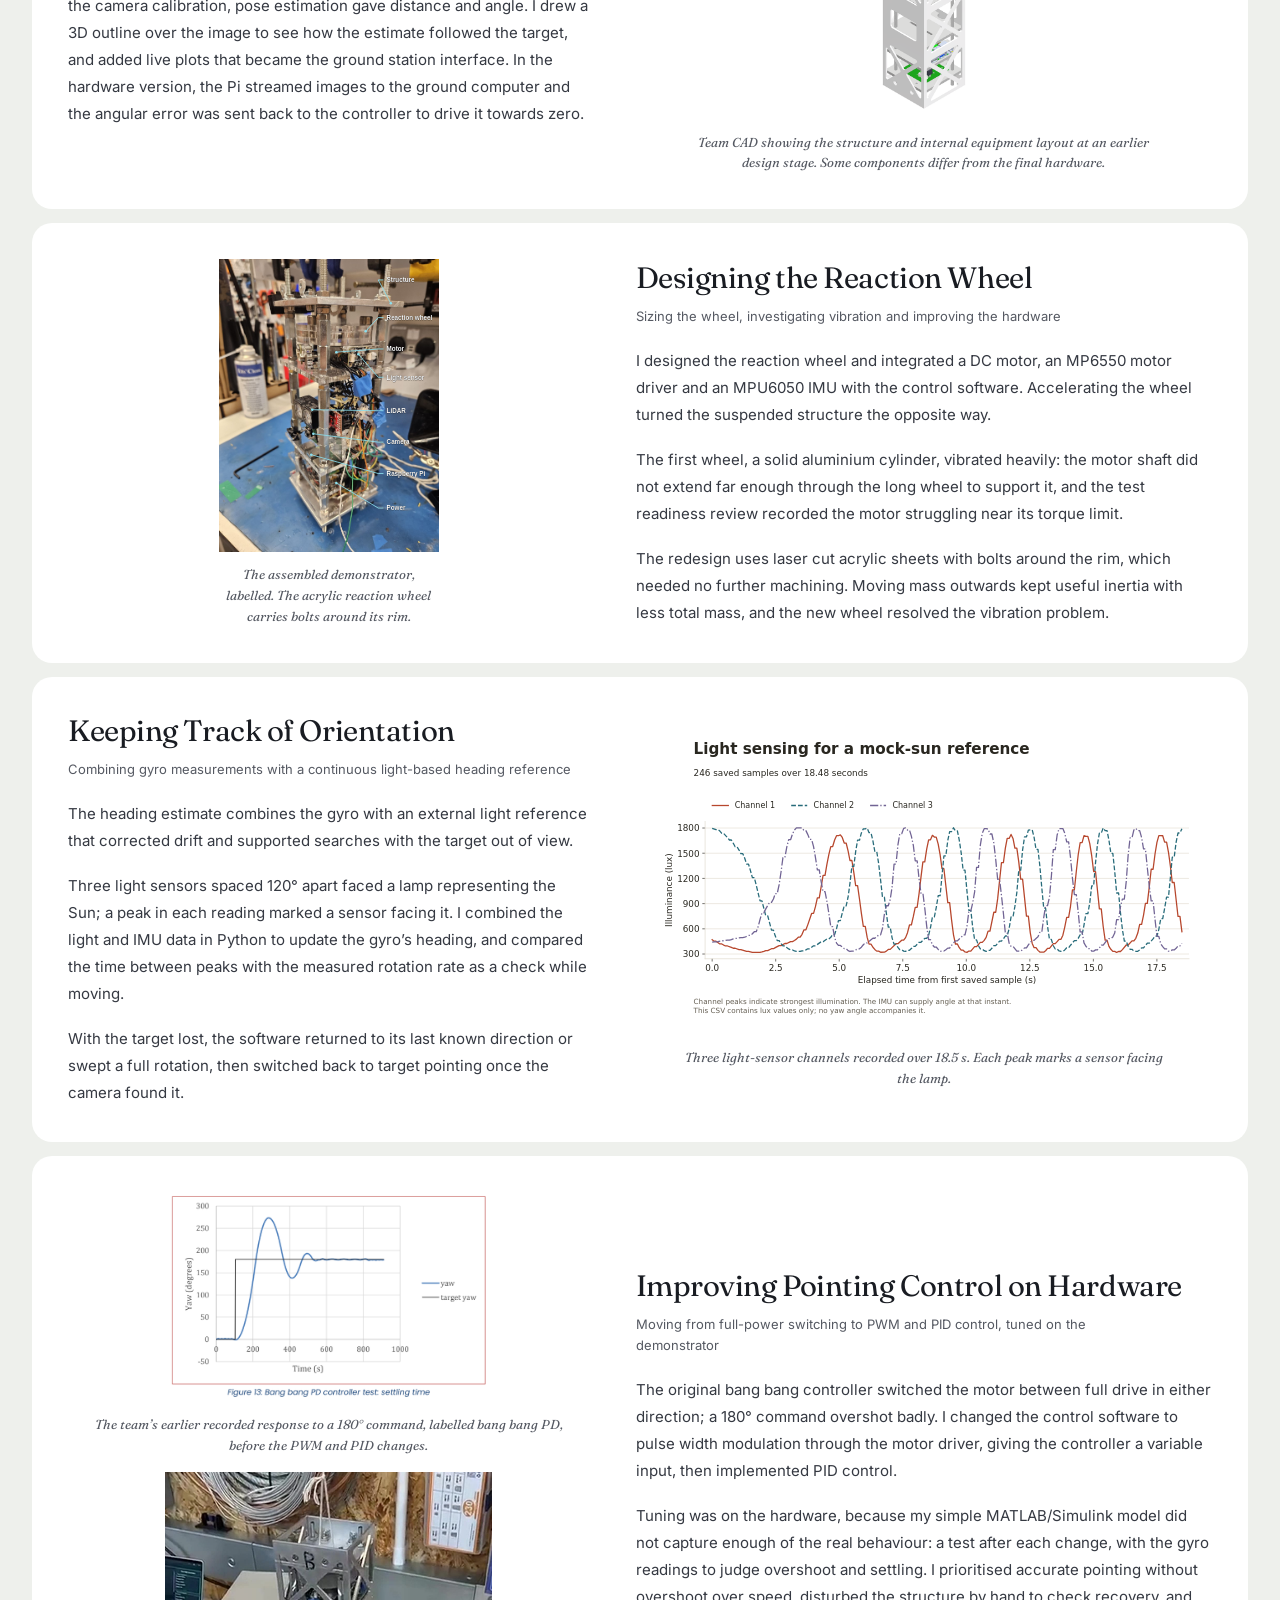
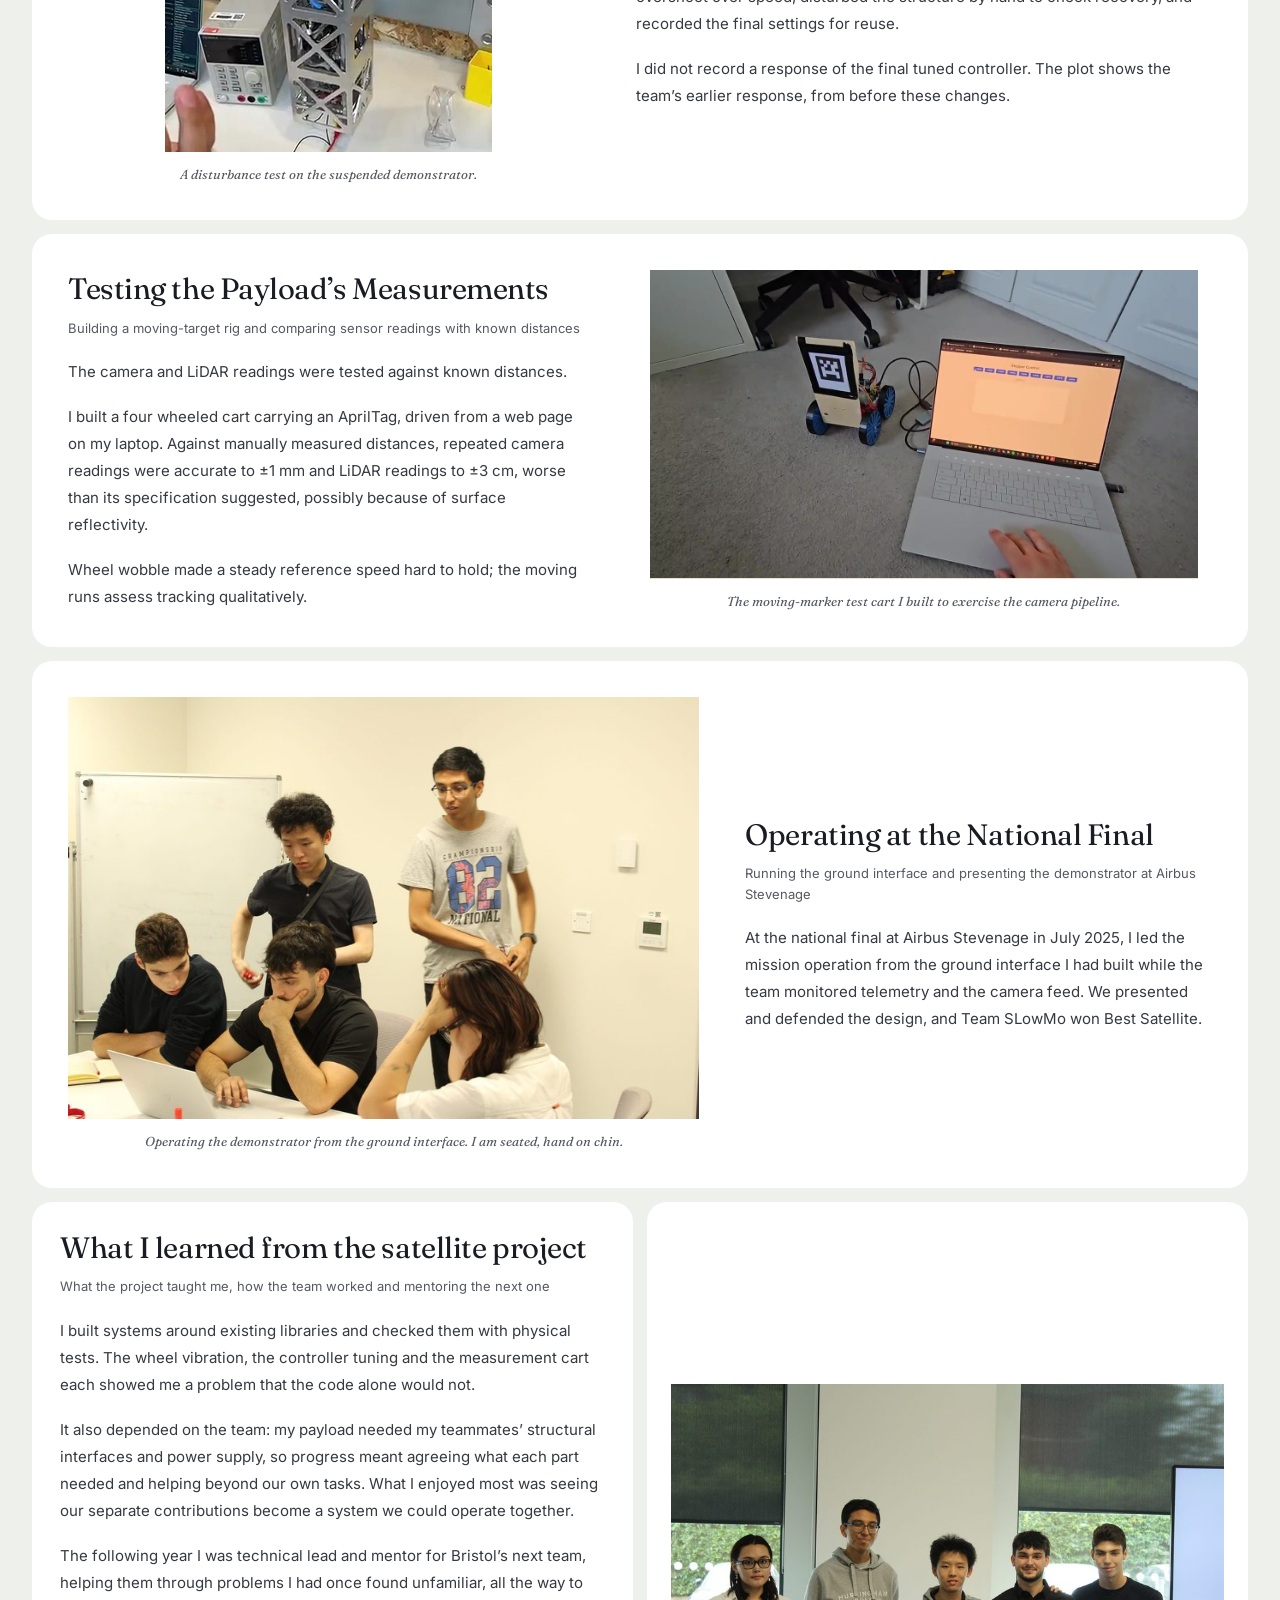
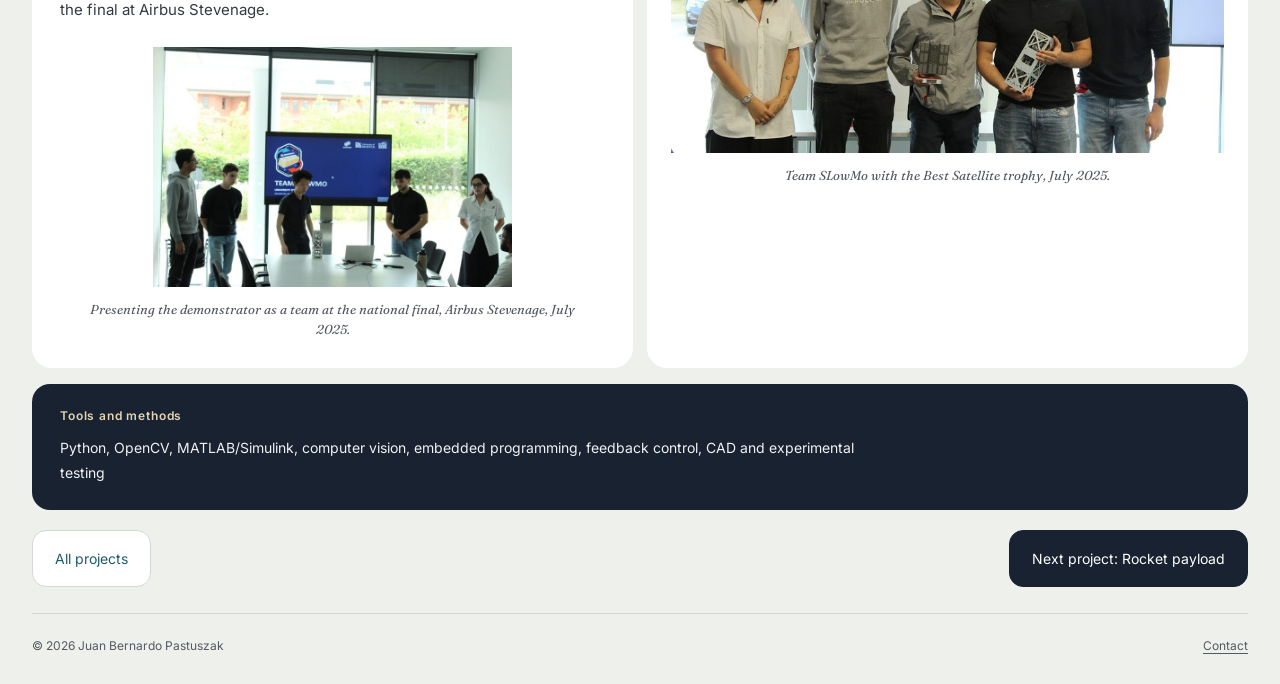
<file: satellite.html>
<!doctype html>
<html lang="en-GB">
<head>
<meta charset="utf-8">
<meta name="viewport" content="width=device-width, initial-scale=1, viewport-fit=cover">
<title>CubeSat Vision and Attitude Control · Juan Bernardo Pastuszak</title>
<meta name="description" content="Portfolio of Juan Bernardo Pastuszak (Juan Pastuszak), aerospace engineer in flight dynamics and control. MSc student at Imperial College London, First Class BEng from the University of Bristol, BAE Systems University Scholar. F-16 gain scheduled control, CubeSat attitude control, a 3D-printed flying-wing design tool and a rocket payload.">
<meta name="author" content="Juan Bernardo Pastuszak">
<meta property="og:title" content="Juan Bernardo Pastuszak · Aerospace engineer, flight dynamics and control"><meta property="og:description" content="Portfolio of Juan Bernardo Pastuszak (Juan Pastuszak), aerospace engineer in flight dynamics and control. MSc student at Imperial College London, First Class BEng from the University of Bristol, BAE Systems University Scholar. F-16 gain scheduled control, CubeSat attitude control, a 3D-printed flying-wing design tool and a rocket payload."><meta property="og:type" content="website">
<link rel="canonical" href="https://juanpastuszak.com/satellite.html">
<meta property="og:url" content="https://juanpastuszak.com/satellite.html">
<meta property="og:image" content="https://juanpastuszak.com/media/social-preview.png?v=20261102">
<meta property="og:image:width" content="1200"><meta property="og:image:height" content="630">
<meta property="og:image:alt" content="Juan Bernardo Pastuszak aerospace engineering portfolio, featuring satellite control, rocket payload and composite forming projects">
<meta name="twitter:card" content="summary_large_image"><meta name="twitter:image" content="https://juanpastuszak.com/media/social-preview.png?v=20261102">
<meta name="theme-color" content="#eef0ec">
<link rel="icon" href="data:image/svg+xml,%3Csvg xmlns='http://www.w3.org/2000/svg' viewBox='0 0 64 64'%3E%3Crect width='64' height='64' fill='%23eef0ec'/%3E%3Ctext x='32' y='44' font-family='Georgia,serif' font-size='34' text-anchor='middle' fill='%231d1a16'%3EJP%3C/text%3E%3Crect x='14' y='50' width='36' height='3' fill='%231f5a6b'/%3E%3C/svg%3E"><link rel="icon" type="image/png" sizes="48x48" href="favicon-48.png"><link rel="apple-touch-icon" href="apple-touch-icon.png">

<link rel="preload" href="fonts/fraunces-normal-latin.woff2" as="font" type="font/woff2" crossorigin><link rel="preload" href="fonts/fraunces-italic-latin.woff2" as="font" type="font/woff2" crossorigin><link rel="preload" href="fonts/inter-normal-latin.woff2" as="font" type="font/woff2" crossorigin><link rel="stylesheet" href="fonts/fonts.css">
<link rel="stylesheet" href="styles.css">
<link rel="stylesheet" href="bento.css">
<link rel="stylesheet" href="projects-bento.css">
<script src="app.js" defer></script><script src="motion.js" defer></script><script src="controls.js" defer></script>
</head>
<body class="project-document">
<a class="skip" href="#main">Skip to content</a>
<header class="top"><div class="wrap"><a class="brand" href="index.html">Juan Bernardo Pastuszak</a><nav class="nav" aria-label="Sections"><a href="index.html#work">Projects</a><a href="index.html#recognition">Recognition</a><a href="about.html">About</a><a href="index.html#contact">Contact</a><a class="pdf" href="Juan%20Pastuszak%20-%20CV.pdf" target="_blank" rel="noopener">CV</a></nav><details class="menu"><summary>Menu</summary><nav aria-label="Sections"><a href="index.html#work">Projects</a><a href="index.html#recognition">Recognition</a><a href="about.html">About</a><a href="index.html#contact">Contact</a><a href="Juan%20Pastuszak%20-%20CV.pdf" target="_blank" rel="noopener">CV</a></nav></details></div></header>
<main id="main" class="wrap project-page"><div class="project-back"><a href="index.html#work"> All projects</a></div><nav class="project-nav" aria-label="Projects"><div class="links" data-scrollx><a href="tool.html">Flying wing</a><a href="f16.html">F-16</a><a aria-current="page" href="satellite.html">Satellite</a><a href="payload.html">Rocket</a><a href="avdasi2.html">Agricultural UAV</a><a href="composites.html">Composites</a><a href="stinson.html">Stinson</a><a href="spaceapps.html">LUMINA</a><a href="uas.html">UAS Challenge</a></div><details class="project-picker"><summary>Satellite</summary><div><a href="tool.html">Flying wing</a><a href="f16.html">F-16</a><a aria-current="page" href="satellite.html">Satellite</a><a href="payload.html">Rocket</a><a href="avdasi2.html">Agricultural UAV</a><a href="composites.html">Composites</a><a href="stinson.html">Stinson</a><a href="spaceapps.html">LUMINA</a><a href="uas.html">UAS Challenge</a></div></details><button type="button" data-motion hidden>Pause videos</button></nav><section class="ch project-case" id="satellite" aria-labelledby="h-satellite"><div class="project-opening"><div class="project-introduction"><p class="project-context">Team SLowMo · UKSEDS Satellite Design Competition · 2024 to 2025</p><h1 id="h-satellite">CubeSat Vision and Attitude Control</h1><p class="project-subtitle">Developing and testing a camera-guided payload for the UKSEDS Satellite Design Competition</p><p class="lead">Team SLowMo built a CubeSat demonstrator to show how existing computer vision techniques could support target tracking for satellite docking. I integrated established vision libraries with the camera, ground software and reaction wheel control to turn the suspended demonstrator towards a marked target.</p><div class="project-contribution"><h3>My contribution</h3><p>I developed the payload system: camera processing, ground station interface and Raspberry Pi control software. I selected the motor, designed the reaction wheel, built test rigs and operated the demonstrator at the national final.</p></div><p class="project-outcome">Team award: Best Satellite</p></div><div class="project-hero"><figure class="m"><video src="media/sat_rotation.mp4" poster="media/sat_rotation_poster.jpg" width="438" height="848" muted loop playsinline preload="none" aria-label="The assembled suspended CubeSat demonstrator rotating during ground testing"></video><figcaption>The assembled demonstrator rotating during ground testing.<span class="tap"> Select the video to play it.</span></figcaption></figure></div></div><section class="project-results" aria-label="Results from the demonstrator tests"><h3>Results from the demonstrator tests</h3><dl><div><dt>Camera distance checks</dt><dd><strong>±1 mm</strong><span>Camera distance accuracy in my checks against manually measured reference distances.</span></dd></div><div><dt>LiDAR distance checks</dt><dd><strong>±3 cm</strong><span>LiDAR distance accuracy in the same reference-distance checks.</span></dd></div><div><dt>Reaction wheel revision</dt><dd><strong>Vibration resolved</strong><span>The acrylic wheel and rim bolts resolved the vibration observed with the original aluminium wheel.</span></dd></div></dl></section><div class="story"><article id="section-0" class="step"><div class="evidence-stack"><figure class="m"><video src="media/sat_client.mp4" poster="media/sat_client_poster.jpg" width="940" height="700" muted loop playsinline preload="none" aria-label="Ground interface showing a laptop-webcam feed in which a printed AprilTag is detected and outlined"></video><figcaption>My first prototype: a printed AprilTag tracked through the laptop webcam, before the satellite’s own camera was used.<span class="tap"> Select the video to play it.</span></figcaption></figure><figure class="m contain"><div class="plate"><img src="media/cubesat_cad/cubesat-assembly.png" srcset="media/cubesat_cad/cubesat-assembly-800.png 800w, media/cubesat_cad/cubesat-assembly.png 1800w" sizes="(max-width: 860px) 100vw, 52vw" width="1800" height="1473" alt="Saved team CAD assembly showing the CubeSat structure and internal equipment" loading="lazy" decoding="async"></div><figcaption>Team CAD showing the structure and internal equipment layout at an earlier design stage. Some components differ from the final hardware.</figcaption></figure></div><div class="t"><h3>Tracking the Target</h3><p class="section-subtitle">Integrating camera measurements with the pointing system using OpenCV and AprilTag</p><p>Using OpenCV and an AprilTag library, I developed the processing pipeline and connected its measurements to the control system. A fiducial marker of known size let the camera estimate the target’s relative position and orientation, which we used to turn the demonstrator towards it.</p><p>I chose a Raspberry Pi 4 and Camera Module 3 for their capability and compatibility. I developed the Python software with a printed AprilTag and my laptop webcam, ahead of the hardware.</p><p>The detector located the marker’s four corners; with its dimensions and the camera calibration, pose estimation gave distance and angle. I drew a 3D outline over the image to see how the estimate followed the target, and added live plots that became the ground station interface. In the hardware version, the Pi streamed images to the ground computer and the angular error was sent back to the controller to drive it towards zero.</p></div></article><article id="section-1" class="step alt"><figure class="m"><img src="media/sat_stack_labelled.svg" width="1050.0" height="1400.0" alt="The demonstrator stack with labels for the metal structure, acrylic reaction wheel, reaction-wheel motor, light sensor, Garmin LIDAR-Lite v4, camera, Raspberry Pi 4 and battery and power compartment" loading="lazy" decoding="async"><figcaption>The assembled demonstrator, labelled. The acrylic reaction wheel carries bolts around its rim.</figcaption></figure><div class="t"><h3>Designing the Reaction Wheel</h3><p class="section-subtitle">Sizing the wheel, investigating vibration and improving the hardware</p><p>I designed the reaction wheel and integrated a DC motor, an MP6550 motor driver and an MPU6050 IMU with the control software. Accelerating the wheel turned the suspended structure the opposite way.</p><p>The first wheel, a solid aluminium cylinder, vibrated heavily: the motor shaft did not extend far enough through the long wheel to support it, and the test readiness review recorded the motor struggling near its torque limit.</p><p>The redesign uses laser cut acrylic sheets with bolts around the rim, which needed no further machining. Moving mass outwards kept useful inertia with less total mass, and the new wheel resolved the vibration problem.</p></div></article><article id="section-2" class="step"><figure class="m contain"><div class="plate"><img src="media/satellite_graphs/sat_lux_channels.svg" width="720.0" height="381.6" alt="Three light-sensor channels over 18.5 seconds with offset, repeating peaks" loading="lazy" decoding="async"></div><figcaption>Three light-sensor channels recorded over 18.5 s. Each peak marks a sensor facing the lamp.</figcaption></figure><div class="t"><h3>Keeping Track of Orientation</h3><p class="section-subtitle">Combining gyro measurements with a continuous light-based heading reference</p><p>The heading estimate combines the gyro with an external light reference that corrected drift and supported searches with the target out of view.</p><p>Three light sensors spaced 120° apart faced a lamp representing the Sun; a peak in each reading marked a sensor facing it. I combined the light and IMU data in Python to update the gyro’s heading, and compared the time between peaks with the measured rotation rate as a check while moving.</p><p>With the target lost, the software returned to its last known direction or swept a full rotation, then switched back to target pointing once the camera found it.</p></div></article><article id="section-3" class="step alt"><div class="evidence-stack"><figure class="m contain"><div class="plate"><img src="media/satellite_graphs/sat_control_report.png" srcset="media/satellite_graphs/sat_control_report-800.png 800w, media/satellite_graphs/sat_control_report.png 1140w" sizes="(max-width: 860px) 100vw, 52vw" width="1140" height="726" alt="Yaw response overshooting and converging to a 180-degree target" loading="lazy" decoding="async"></div><figcaption>The team’s earlier recorded response to a 180° command, labelled bang bang PD, before the PWM and PID changes.</figcaption></figure><figure class="m"><video src="media/sat_perturb.mp4" poster="media/sat_perturb_poster.jpg" width="1260" height="1080" muted loop playsinline preload="none" aria-label="A hand pushes the suspended satellite demonstrator off its heading"></video><figcaption>A disturbance test on the suspended demonstrator.<span class="tap"> Select the video to play it.</span></figcaption></figure></div><div class="t"><h3>Improving Pointing Control on Hardware</h3><p class="section-subtitle">Moving from full-power switching to PWM and PID control, tuned on the demonstrator</p><p>The original bang bang controller switched the motor between full drive in either direction; a 180° command overshot badly. I changed the control software to pulse width modulation through the motor driver, giving the controller a variable input, then implemented PID control.</p><p>Tuning was on the hardware, because my simple MATLAB/Simulink model did not capture enough of the real behaviour: a test after each change, with the gyro readings to judge overshoot and settling. I prioritised accurate pointing without overshoot over speed, disturbed the structure by hand to check recovery, and recorded the final settings for reuse.</p><p>I did not record a response of the final tuned controller. The plot shows the team’s earlier response, from before these changes.</p></div></article><article id="section-4" class="step"><figure class="m"><video src="media/sat_cart.mp4" poster="media/sat_cart_poster.jpg" width="1280" height="720" muted loop playsinline preload="none" aria-label="A small wheeled cart carrying an AprilTag on a stand, driven from a laptop"></video><figcaption>The moving-marker test cart I built to exercise the camera pipeline.<span class="tap"> Select the video to play it.</span></figcaption></figure><div class="t"><h3>Testing the Payload’s Measurements</h3><p class="section-subtitle">Building a moving-target rig and comparing sensor readings with known distances</p><p>The camera and LiDAR readings were tested against known distances.</p><p>I built a four wheeled cart carrying an AprilTag, driven from a web page on my laptop. Against manually measured distances, repeated camera readings were accurate to ±1 mm and LiDAR readings to ±3 cm, worse than its specification suggested, possibly because of surface reflectivity.</p><p>Wheel wobble made a steady reference speed hard to hold; the moving runs assess tracking qualitatively.</p></div></article><article id="section-5" class="step alt"><figure class="m"><img src="media/sat_ground.jpg" srcset="media/sat_ground-800.jpg 800w, media/sat_ground.jpg 1600w" sizes="(max-width: 860px) 100vw, 52vw" width="1600" height="1067" alt="Team SLowMo around a laptop running the ground interface; Juan is seated with his hand on his chin" loading="lazy" decoding="async"><figcaption>Operating the demonstrator from the ground interface. I am seated, hand on chin.</figcaption></figure><div class="t"><h3>Operating at the National Final</h3><p class="section-subtitle">Running the ground interface and presenting the demonstrator at Airbus Stevenage</p><p>At the national final at Airbus Stevenage in July 2025, I led the mission operation from the ground interface I had built while the team monitored telemetry and the camera feed. We presented and defended the design, and Team SLowMo won Best Satellite.</p></div></article><article id="section-6" class="step award-closing"><div class="t"><h3>What I learned from the satellite project</h3><p class="section-subtitle">What the project taught me, how the team worked and mentoring the next one</p><p>I built systems around existing libraries and checked them with physical tests. The wheel vibration, the controller tuning and the measurement cart each showed me a problem that the code alone would not.</p><p>It also depended on the team: my payload needed my teammates’ structural interfaces and power supply, so progress meant agreeing what each part needed and helping beyond our own tasks. What I enjoyed most was seeing our separate contributions become a system we could operate together.</p><p>The following year I was technical lead and mentor for Bristol’s next team, helping them through problems I had once found unfamiliar, all the way to the final at Airbus Stevenage.</p><figure class="m presentation-evidence"><img src="media/sat_present.jpg" srcset="media/sat_present-800.jpg 800w, media/sat_present.jpg 1600w" sizes="(max-width: 860px) 100vw, 52vw" width="1600" height="1067" alt="Team SLowMo presenting the CubeSat demonstrator to judges at Airbus Stevenage" loading="lazy" decoding="async"><figcaption>Presenting the demonstrator as a team at the national final, Airbus Stevenage, July 2025.</figcaption></figure></div><div class="award-evidence"><figure class="m"><img src="media/sat_trophy.jpg" srcset="media/sat_trophy-800.jpg 800w, media/sat_trophy.jpg 1800w" sizes="(max-width: 860px) 100vw, 52vw" width="1800" height="1200" alt="Five members of Team SLowMo with the Best Satellite trophy; Juan holds the satellite structure" loading="lazy" decoding="async"><figcaption>Team SLowMo with the Best Satellite trophy, July 2025.</figcaption></figure></div></article></div><section class="project-tools"><h3>Tools and methods</h3><p>Python, OpenCV, MATLAB/Simulink, computer vision, embedded programming, feedback control, CAD and experimental testing</p></section><nav class="chapter-end" aria-label="After Satellite"><a href="index.html#work">All projects</a><a href="payload.html">Next project: Rocket payload</a></nav></section><footer><span>© 2026 Juan Bernardo Pastuszak</span><a href="index.html#contact">Contact</a></footer></main>
</body>
</html>
</file>
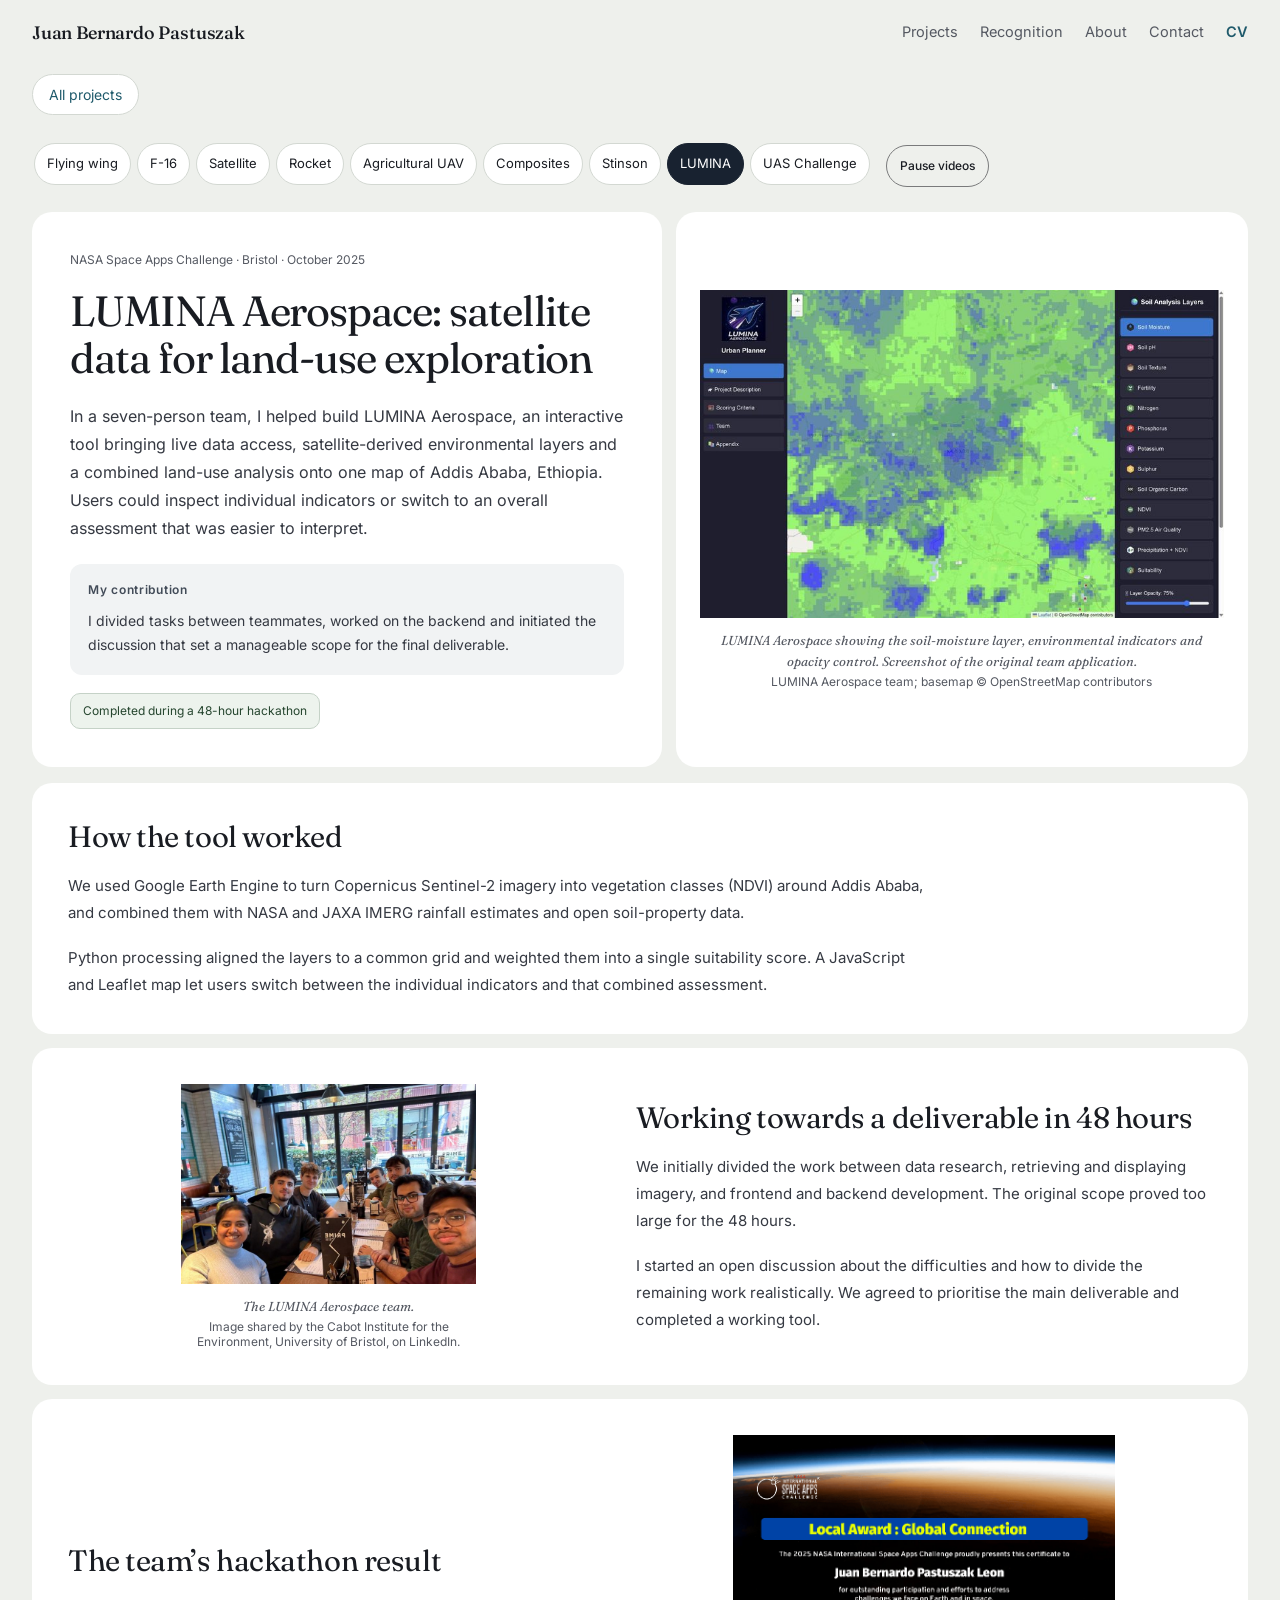
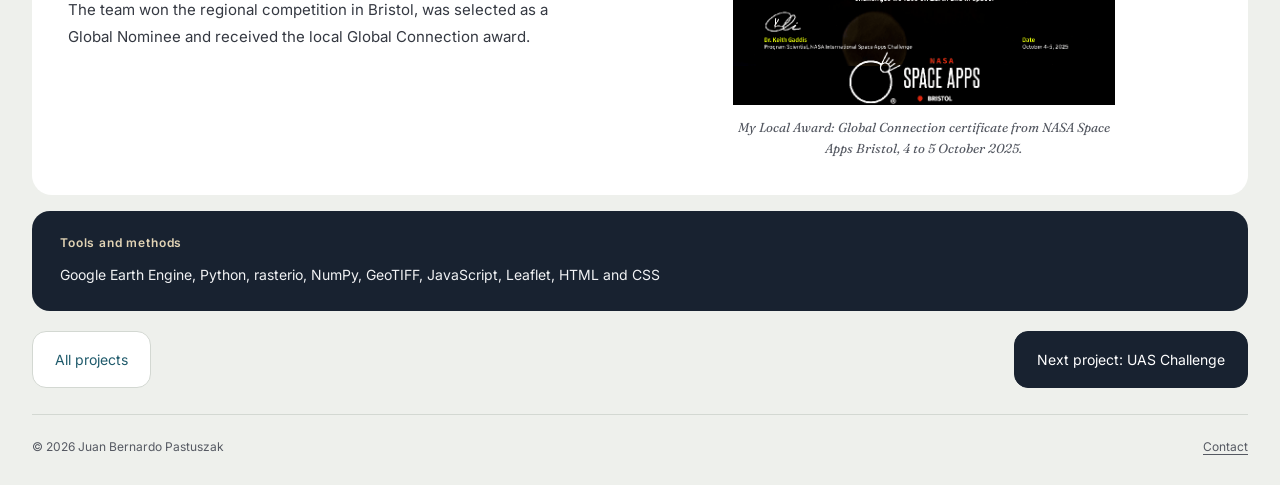
<file: spaceapps.html>
<!doctype html>
<html lang="en-GB">
<head>
<meta charset="utf-8">
<meta name="viewport" content="width=device-width, initial-scale=1, viewport-fit=cover">
<title>LUMINA Aerospace: satellite data for land-use exploration · Juan Bernardo Pastuszak</title>
<meta name="description" content="Portfolio of Juan Bernardo Pastuszak (Juan Pastuszak), aerospace engineer in flight dynamics and control. MSc student at Imperial College London, First Class BEng from the University of Bristol, BAE Systems University Scholar. F-16 gain scheduled control, CubeSat attitude control, a 3D-printed flying-wing design tool and a rocket payload.">
<meta name="author" content="Juan Bernardo Pastuszak">
<meta property="og:title" content="Juan Bernardo Pastuszak · Aerospace engineer, flight dynamics and control"><meta property="og:description" content="Portfolio of Juan Bernardo Pastuszak (Juan Pastuszak), aerospace engineer in flight dynamics and control. MSc student at Imperial College London, First Class BEng from the University of Bristol, BAE Systems University Scholar. F-16 gain scheduled control, CubeSat attitude control, a 3D-printed flying-wing design tool and a rocket payload."><meta property="og:type" content="website">
<link rel="canonical" href="https://juanpastuszak.com/spaceapps.html">
<meta property="og:url" content="https://juanpastuszak.com/spaceapps.html">
<meta property="og:image" content="https://juanpastuszak.com/media/social-preview.png?v=20261102">
<meta property="og:image:width" content="1200"><meta property="og:image:height" content="630">
<meta property="og:image:alt" content="Juan Bernardo Pastuszak aerospace engineering portfolio, featuring satellite control, rocket payload and composite forming projects">
<meta name="twitter:card" content="summary_large_image"><meta name="twitter:image" content="https://juanpastuszak.com/media/social-preview.png?v=20261102">
<meta name="theme-color" content="#eef0ec">
<link rel="icon" href="data:image/svg+xml,%3Csvg xmlns='http://www.w3.org/2000/svg' viewBox='0 0 64 64'%3E%3Crect width='64' height='64' fill='%23eef0ec'/%3E%3Ctext x='32' y='44' font-family='Georgia,serif' font-size='34' text-anchor='middle' fill='%231d1a16'%3EJP%3C/text%3E%3Crect x='14' y='50' width='36' height='3' fill='%231f5a6b'/%3E%3C/svg%3E"><link rel="icon" type="image/png" sizes="48x48" href="favicon-48.png"><link rel="apple-touch-icon" href="apple-touch-icon.png">

<link rel="preload" href="fonts/fraunces-normal-latin.woff2" as="font" type="font/woff2" crossorigin><link rel="preload" href="fonts/fraunces-italic-latin.woff2" as="font" type="font/woff2" crossorigin><link rel="preload" href="fonts/inter-normal-latin.woff2" as="font" type="font/woff2" crossorigin><link rel="stylesheet" href="fonts/fonts.css">
<link rel="stylesheet" href="styles.css">
<link rel="stylesheet" href="bento.css">
<link rel="stylesheet" href="projects-bento.css">
<script src="app.js" defer></script><script src="motion.js" defer></script><script src="controls.js" defer></script>
</head>
<body class="project-document">
<a class="skip" href="#main">Skip to content</a>
<header class="top"><div class="wrap"><a class="brand" href="index.html">Juan Bernardo Pastuszak</a><nav class="nav" aria-label="Sections"><a href="index.html#work">Projects</a><a href="index.html#recognition">Recognition</a><a href="about.html">About</a><a href="index.html#contact">Contact</a><a class="pdf" href="Juan%20Pastuszak%20-%20CV.pdf" target="_blank" rel="noopener">CV</a></nav><details class="menu"><summary>Menu</summary><nav aria-label="Sections"><a href="index.html#work">Projects</a><a href="index.html#recognition">Recognition</a><a href="about.html">About</a><a href="index.html#contact">Contact</a><a href="Juan%20Pastuszak%20-%20CV.pdf" target="_blank" rel="noopener">CV</a></nav></details></div></header>
<main id="main" class="wrap project-page"><div class="project-back"><a href="index.html#work"> All projects</a></div><nav class="project-nav" aria-label="Projects"><div class="links" data-scrollx><a href="tool.html">Flying wing</a><a href="f16.html">F-16</a><a href="satellite.html">Satellite</a><a href="payload.html">Rocket</a><a href="avdasi2.html">Agricultural UAV</a><a href="composites.html">Composites</a><a href="stinson.html">Stinson</a><a aria-current="page" href="spaceapps.html">LUMINA</a><a href="uas.html">UAS Challenge</a></div><details class="project-picker"><summary>LUMINA</summary><div><a href="tool.html">Flying wing</a><a href="f16.html">F-16</a><a href="satellite.html">Satellite</a><a href="payload.html">Rocket</a><a href="avdasi2.html">Agricultural UAV</a><a href="composites.html">Composites</a><a href="stinson.html">Stinson</a><a aria-current="page" href="spaceapps.html">LUMINA</a><a href="uas.html">UAS Challenge</a></div></details><button type="button" data-motion hidden>Pause videos</button></nav><section class="ch project-case" id="spaceapps" aria-labelledby="h-spaceapps"><div class="project-opening"><div class="project-introduction"><p class="project-context">NASA Space Apps Challenge · Bristol · October 2025</p><h1 id="h-spaceapps">LUMINA Aerospace: satellite data for land-use exploration</h1><p class="lead">In a seven-person team, I helped build LUMINA Aerospace, an interactive tool bringing live data access, satellite-derived environmental layers and a combined land-use analysis onto one map of Addis Ababa, Ethiopia. Users could inspect individual indicators or switch to an overall assessment that was easier to interpret.</p><div class="project-contribution"><h3>My contribution</h3><p>I divided tasks between teammates, worked on the backend and initiated the discussion that set a manageable scope for the final deliverable.</p></div><p class="project-outcome">Completed during a 48-hour hackathon</p></div><div class="project-hero"><figure class="m contain"><div class="plate"><img src="media/lumina-earth-observation.jpg" srcset="media/lumina-earth-observation-800.jpg 800w, media/lumina-earth-observation.jpg 1440w" sizes="(max-width: 860px) 100vw, 52vw" width="1440" height="900" alt="The original LUMINA Aerospace application showing its soil-moisture map around Addis Ababa and environmental-layer controls" loading="lazy" decoding="async"></div><figcaption>LUMINA Aerospace showing the soil-moisture layer, environmental indicators and opacity control. Screenshot of the original team application.<span class="credit">LUMINA Aerospace team; basemap © OpenStreetMap contributors</span></figcaption></figure></div></div><div class="story"><article id="section-0" class="step text-only"><div class="t"><h3>How the tool worked</h3><p>We used Google Earth Engine to turn Copernicus Sentinel-2 imagery into vegetation classes (NDVI) around Addis Ababa, and combined them with NASA and JAXA IMERG rainfall estimates and open soil-property data.</p><p>Python processing aligned the layers to a common grid and weighted them into a single suitability score. A JavaScript and Leaflet map let users switch between the individual indicators and that combined assessment.</p></div></article><article id="section-1" class="step alt"><figure class="m"><img src="media/lumina-team.jpg" srcset="media/lumina-team-800.jpg 800w, media/lumina-team.jpg 1600w" sizes="(max-width: 860px) 100vw, 52vw" width="1600" height="1084" alt="The seven LUMINA Aerospace teammates sitting together around a table" loading="lazy" decoding="async"><figcaption>The LUMINA Aerospace team.<span class="credit">Image shared by the Cabot Institute for the Environment, University of Bristol, on LinkedIn.</span></figcaption></figure><div class="t"><h3>Working towards a deliverable in 48 hours</h3><p>We initially divided the work between data research, retrieving and displaying imagery, and frontend and backend development. The original scope proved too large for the 48 hours.</p><p>I started an open discussion about the difficulties and how to divide the remaining work realistically. We agreed to prioritise the main deliverable and completed a working tool.</p></div></article><article id="section-2" class="step"><figure class="m contain"><div class="plate"><img src="media/lumina-global-connection-award.png" srcset="media/lumina-global-connection-award-800.png 800w, media/lumina-global-connection-award.png 1800w" sizes="(max-width: 860px) 100vw, 52vw" width="1800" height="1273" alt="NASA Space Apps Challenge certificate awarding Juan the Local Award: Global Connection at the Bristol event on 4 and 5 October 2025" loading="lazy" decoding="async"></div><figcaption>My Local Award: Global Connection certificate from NASA Space Apps Bristol, 4 to 5 October 2025.</figcaption></figure><div class="t"><h3>The team’s hackathon result</h3><p>The team won the regional competition in Bristol, was selected as a Global Nominee and received the local Global Connection award.</p></div></article></div><section class="project-tools"><h3>Tools and methods</h3><p>Google Earth Engine, Python, rasterio, NumPy, GeoTIFF, JavaScript, Leaflet, HTML and CSS</p></section><nav class="chapter-end" aria-label="After LUMINA Aerospace"><a href="index.html#work">All projects</a><a href="uas.html">Next project: UAS Challenge</a></nav></section><footer><span>© 2026 Juan Bernardo Pastuszak</span><a href="index.html#contact">Contact</a></footer></main>
</body>
</html>
</file>
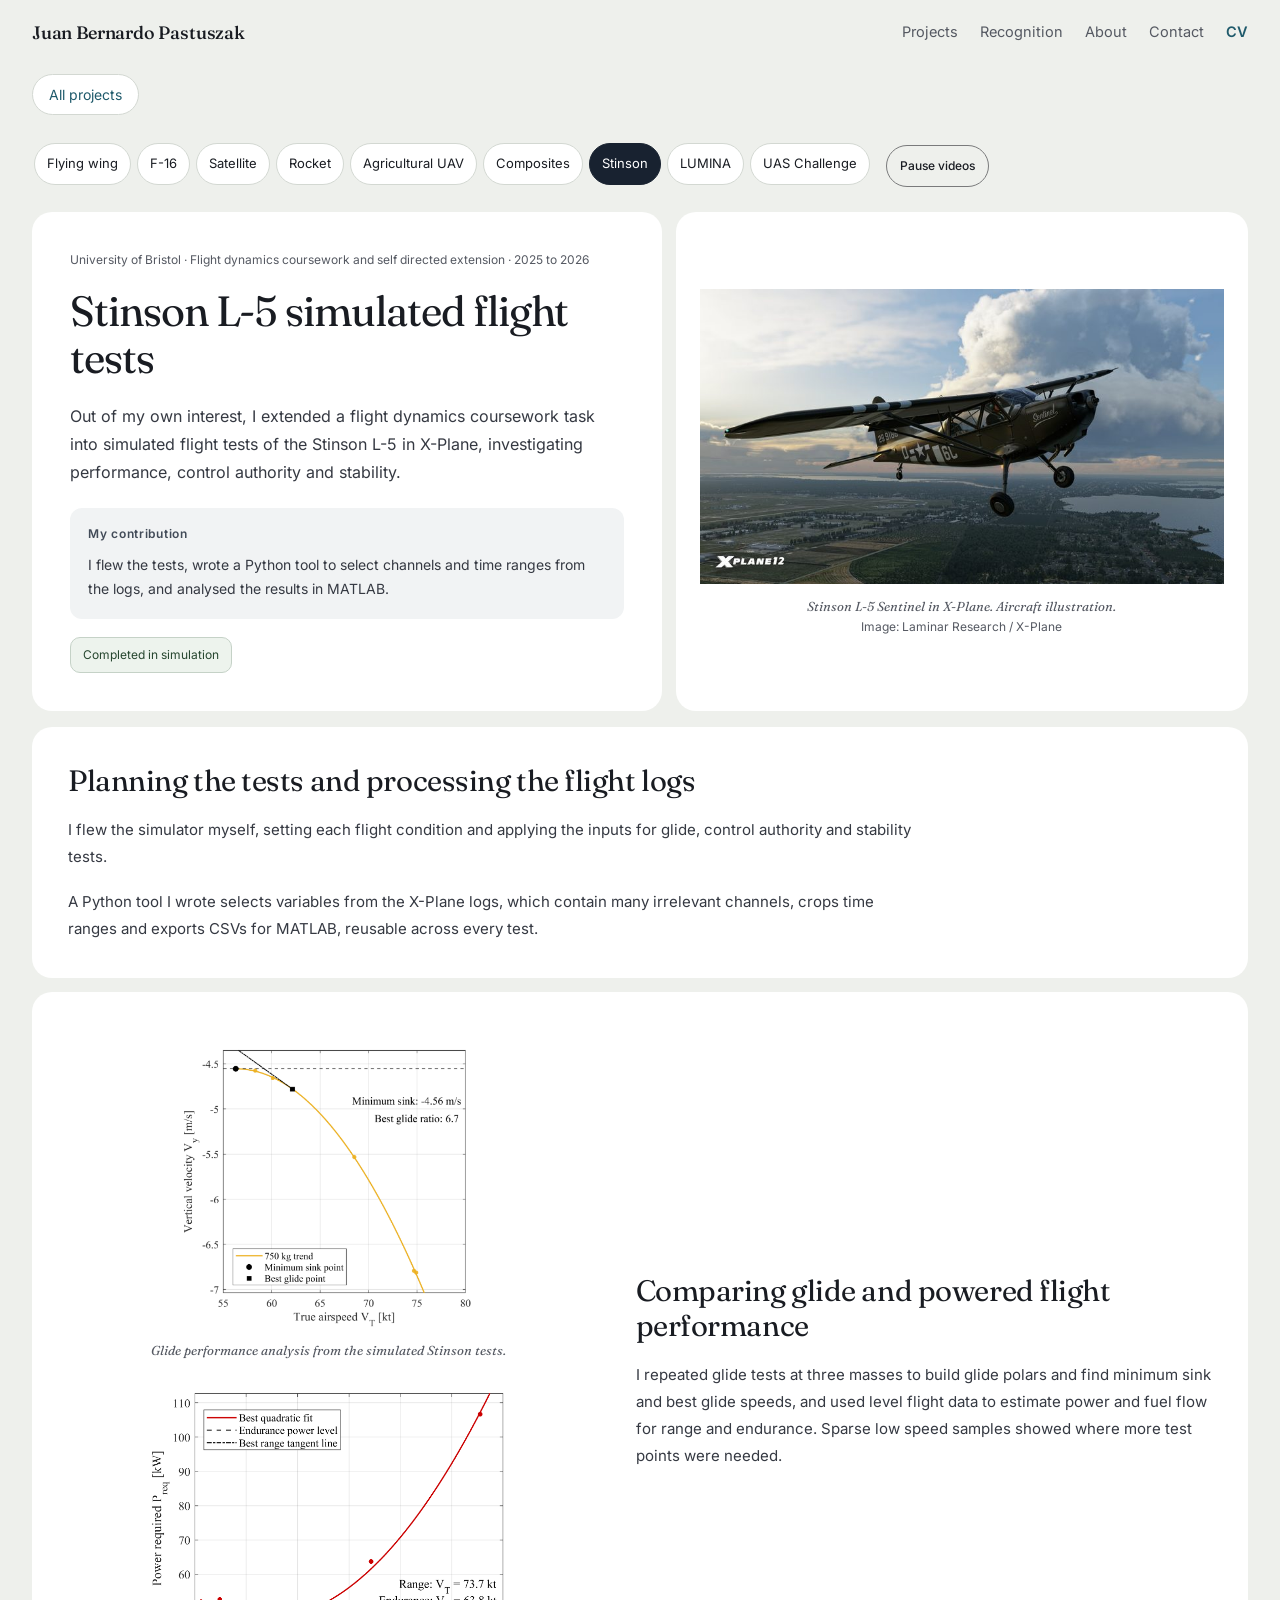
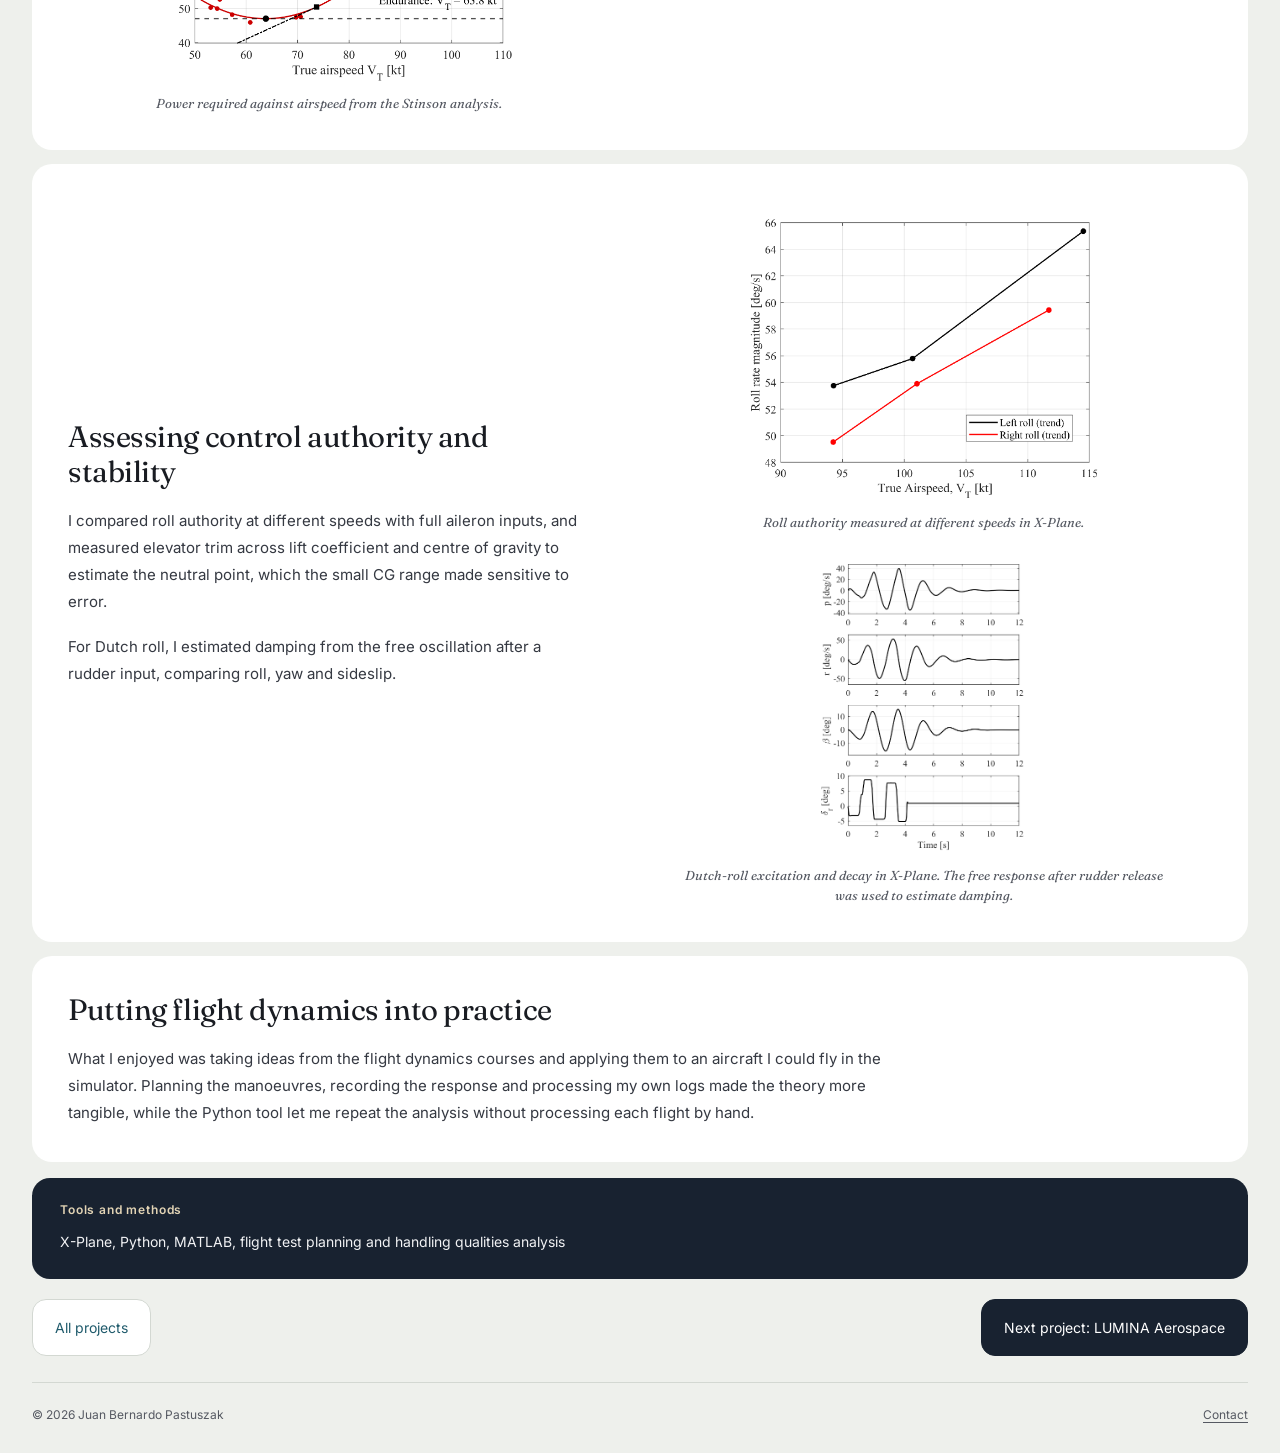
<file: stinson.html>
<!doctype html>
<html lang="en-GB">
<head>
<meta charset="utf-8">
<meta name="viewport" content="width=device-width, initial-scale=1, viewport-fit=cover">
<title>Stinson L-5 simulated flight tests · Juan Bernardo Pastuszak</title>
<meta name="description" content="Portfolio of Juan Bernardo Pastuszak (Juan Pastuszak), aerospace engineer in flight dynamics and control. MSc student at Imperial College London, First Class BEng from the University of Bristol, BAE Systems University Scholar. F-16 gain scheduled control, CubeSat attitude control, a 3D-printed flying-wing design tool and a rocket payload.">
<meta name="author" content="Juan Bernardo Pastuszak">
<meta property="og:title" content="Juan Bernardo Pastuszak · Aerospace engineer, flight dynamics and control"><meta property="og:description" content="Portfolio of Juan Bernardo Pastuszak (Juan Pastuszak), aerospace engineer in flight dynamics and control. MSc student at Imperial College London, First Class BEng from the University of Bristol, BAE Systems University Scholar. F-16 gain scheduled control, CubeSat attitude control, a 3D-printed flying-wing design tool and a rocket payload."><meta property="og:type" content="website">
<link rel="canonical" href="https://juanpastuszak.com/stinson.html">
<meta property="og:url" content="https://juanpastuszak.com/stinson.html">
<meta property="og:image" content="https://juanpastuszak.com/media/social-preview.png?v=20261102">
<meta property="og:image:width" content="1200"><meta property="og:image:height" content="630">
<meta property="og:image:alt" content="Juan Bernardo Pastuszak aerospace engineering portfolio, featuring satellite control, rocket payload and composite forming projects">
<meta name="twitter:card" content="summary_large_image"><meta name="twitter:image" content="https://juanpastuszak.com/media/social-preview.png?v=20261102">
<meta name="theme-color" content="#eef0ec">
<link rel="icon" href="data:image/svg+xml,%3Csvg xmlns='http://www.w3.org/2000/svg' viewBox='0 0 64 64'%3E%3Crect width='64' height='64' fill='%23eef0ec'/%3E%3Ctext x='32' y='44' font-family='Georgia,serif' font-size='34' text-anchor='middle' fill='%231d1a16'%3EJP%3C/text%3E%3Crect x='14' y='50' width='36' height='3' fill='%231f5a6b'/%3E%3C/svg%3E"><link rel="icon" type="image/png" sizes="48x48" href="favicon-48.png"><link rel="apple-touch-icon" href="apple-touch-icon.png">

<link rel="preload" href="fonts/fraunces-normal-latin.woff2" as="font" type="font/woff2" crossorigin><link rel="preload" href="fonts/fraunces-italic-latin.woff2" as="font" type="font/woff2" crossorigin><link rel="preload" href="fonts/inter-normal-latin.woff2" as="font" type="font/woff2" crossorigin><link rel="stylesheet" href="fonts/fonts.css">
<link rel="stylesheet" href="styles.css">
<link rel="stylesheet" href="bento.css">
<link rel="stylesheet" href="projects-bento.css">
<script src="app.js" defer></script><script src="motion.js" defer></script><script src="controls.js" defer></script>
</head>
<body class="project-document">
<a class="skip" href="#main">Skip to content</a>
<header class="top"><div class="wrap"><a class="brand" href="index.html">Juan Bernardo Pastuszak</a><nav class="nav" aria-label="Sections"><a href="index.html#work">Projects</a><a href="index.html#recognition">Recognition</a><a href="about.html">About</a><a href="index.html#contact">Contact</a><a class="pdf" href="Juan%20Pastuszak%20-%20CV.pdf" target="_blank" rel="noopener">CV</a></nav><details class="menu"><summary>Menu</summary><nav aria-label="Sections"><a href="index.html#work">Projects</a><a href="index.html#recognition">Recognition</a><a href="about.html">About</a><a href="index.html#contact">Contact</a><a href="Juan%20Pastuszak%20-%20CV.pdf" target="_blank" rel="noopener">CV</a></nav></details></div></header>
<main id="main" class="wrap project-page"><div class="project-back"><a href="index.html#work"> All projects</a></div><nav class="project-nav" aria-label="Projects"><div class="links" data-scrollx><a href="tool.html">Flying wing</a><a href="f16.html">F-16</a><a href="satellite.html">Satellite</a><a href="payload.html">Rocket</a><a href="avdasi2.html">Agricultural UAV</a><a href="composites.html">Composites</a><a aria-current="page" href="stinson.html">Stinson</a><a href="spaceapps.html">LUMINA</a><a href="uas.html">UAS Challenge</a></div><details class="project-picker"><summary>Stinson</summary><div><a href="tool.html">Flying wing</a><a href="f16.html">F-16</a><a href="satellite.html">Satellite</a><a href="payload.html">Rocket</a><a href="avdasi2.html">Agricultural UAV</a><a href="composites.html">Composites</a><a aria-current="page" href="stinson.html">Stinson</a><a href="spaceapps.html">LUMINA</a><a href="uas.html">UAS Challenge</a></div></details><button type="button" data-motion hidden>Pause videos</button></nav><section class="ch project-case" id="stinson" aria-labelledby="h-stinson"><div class="project-opening"><div class="project-introduction"><p class="project-context">University of Bristol · Flight dynamics coursework and self directed extension · 2025 to 2026</p><h1 id="h-stinson">Stinson L-5 simulated flight tests</h1><p class="lead">Out of my own interest, I extended a flight dynamics coursework task into simulated flight tests of the Stinson L-5 in X-Plane, investigating performance, control authority and stability.</p><div class="project-contribution"><h3>My contribution</h3><p>I flew the tests, wrote a Python tool to select channels and time ranges from the logs, and analysed the results in MATLAB.</p></div><p class="project-outcome">Completed in simulation</p></div><div class="project-hero"><figure class="m"><img src="media/stinson-xplane.jpg" srcset="media/stinson-xplane-800.jpg 800w, media/stinson-xplane.jpg 1800w" sizes="(max-width: 860px) 100vw, 52vw" width="1800" height="1012" alt="Stinson L-5 Sentinel in X-Plane" loading="lazy" decoding="async"><figcaption>Stinson L-5 Sentinel in X-Plane. Aircraft illustration.<span class="credit">Image: Laminar Research / X-Plane</span></figcaption></figure></div></div><div class="story"><article id="section-0" class="step text-only"><div class="t"><h3>Planning the tests and processing the flight logs</h3><p>I flew the simulator myself, setting each flight condition and applying the inputs for glide, control authority and stability tests.</p><p>A Python tool I wrote selects variables from the X-Plane logs, which contain many irrelevant channels, crops time ranges and exports CSVs for MATLAB, reusable across every test.</p></div></article><article id="section-1" class="step alt"><div class="evidence-stack"><figure class="m contain"><div class="plate"><img src="media/stinson-glide-analysis.png" width="532" height="541" alt="Glide performance analysis from the simulated Stinson tests." loading="lazy" decoding="async"></div><figcaption>Glide performance analysis from the simulated Stinson tests.</figcaption></figure><figure class="m contain"><div class="plate"><img src="media/stinson-power-curve.png" width="733" height="591" alt="Power required against airspeed from the Stinson analysis." loading="lazy" decoding="async"></div><figcaption>Power required against airspeed from the Stinson analysis.</figcaption></figure></div><div class="t"><h3>Comparing glide and powered flight performance</h3><p>I repeated glide tests at three masses to build glide polars and find minimum sink and best glide speeds, and used level flight data to estimate power and fuel flow for range and endurance. Sparse low speed samples showed where more test points were needed.</p></div></article><article id="section-2" class="step"><div class="evidence-stack"><figure class="m contain"><div class="plate"><img src="media/stinson-roll-authority.png" width="602" height="497" alt="Roll authority measured at different speeds in X-Plane." loading="lazy" decoding="async"></div><figcaption>Roll authority measured at different speeds in X-Plane.</figcaption></figure><figure class="m contain"><div class="plate"><img src="media/fdac_dutch_roll.png" width="512" height="713" alt="Simulated Stinson roll rate, yaw rate, sideslip and rudder-input histories" loading="lazy" decoding="async"></div><figcaption>Dutch-roll excitation and decay in X-Plane. The free response after rudder release was used to estimate damping.</figcaption></figure></div><div class="t"><h3>Assessing control authority and stability</h3><p>I compared roll authority at different speeds with full aileron inputs, and measured elevator trim across lift coefficient and centre of gravity to estimate the neutral point, which the small CG range made sensitive to error.</p><p>For Dutch roll, I estimated damping from the free oscillation after a rudder input, comparing roll, yaw and sideslip.</p></div></article><article id="section-3" class="step text-only"><div class="t"><h3>Putting flight dynamics into practice</h3><p>What I enjoyed was taking ideas from the flight dynamics courses and applying them to an aircraft I could fly in the simulator. Planning the manoeuvres, recording the response and processing my own logs made the theory more tangible, while the Python tool let me repeat the analysis without processing each flight by hand.</p></div></article></div><section class="project-tools"><h3>Tools and methods</h3><p>X-Plane, Python, MATLAB, flight test planning and handling qualities analysis</p></section><nav class="chapter-end" aria-label="After Stinson flight tests"><a href="index.html#work">All projects</a><a href="spaceapps.html">Next project: LUMINA Aerospace</a></nav></section><footer><span>© 2026 Juan Bernardo Pastuszak</span><a href="index.html#contact">Contact</a></footer></main>
</body>
</html>
</file>
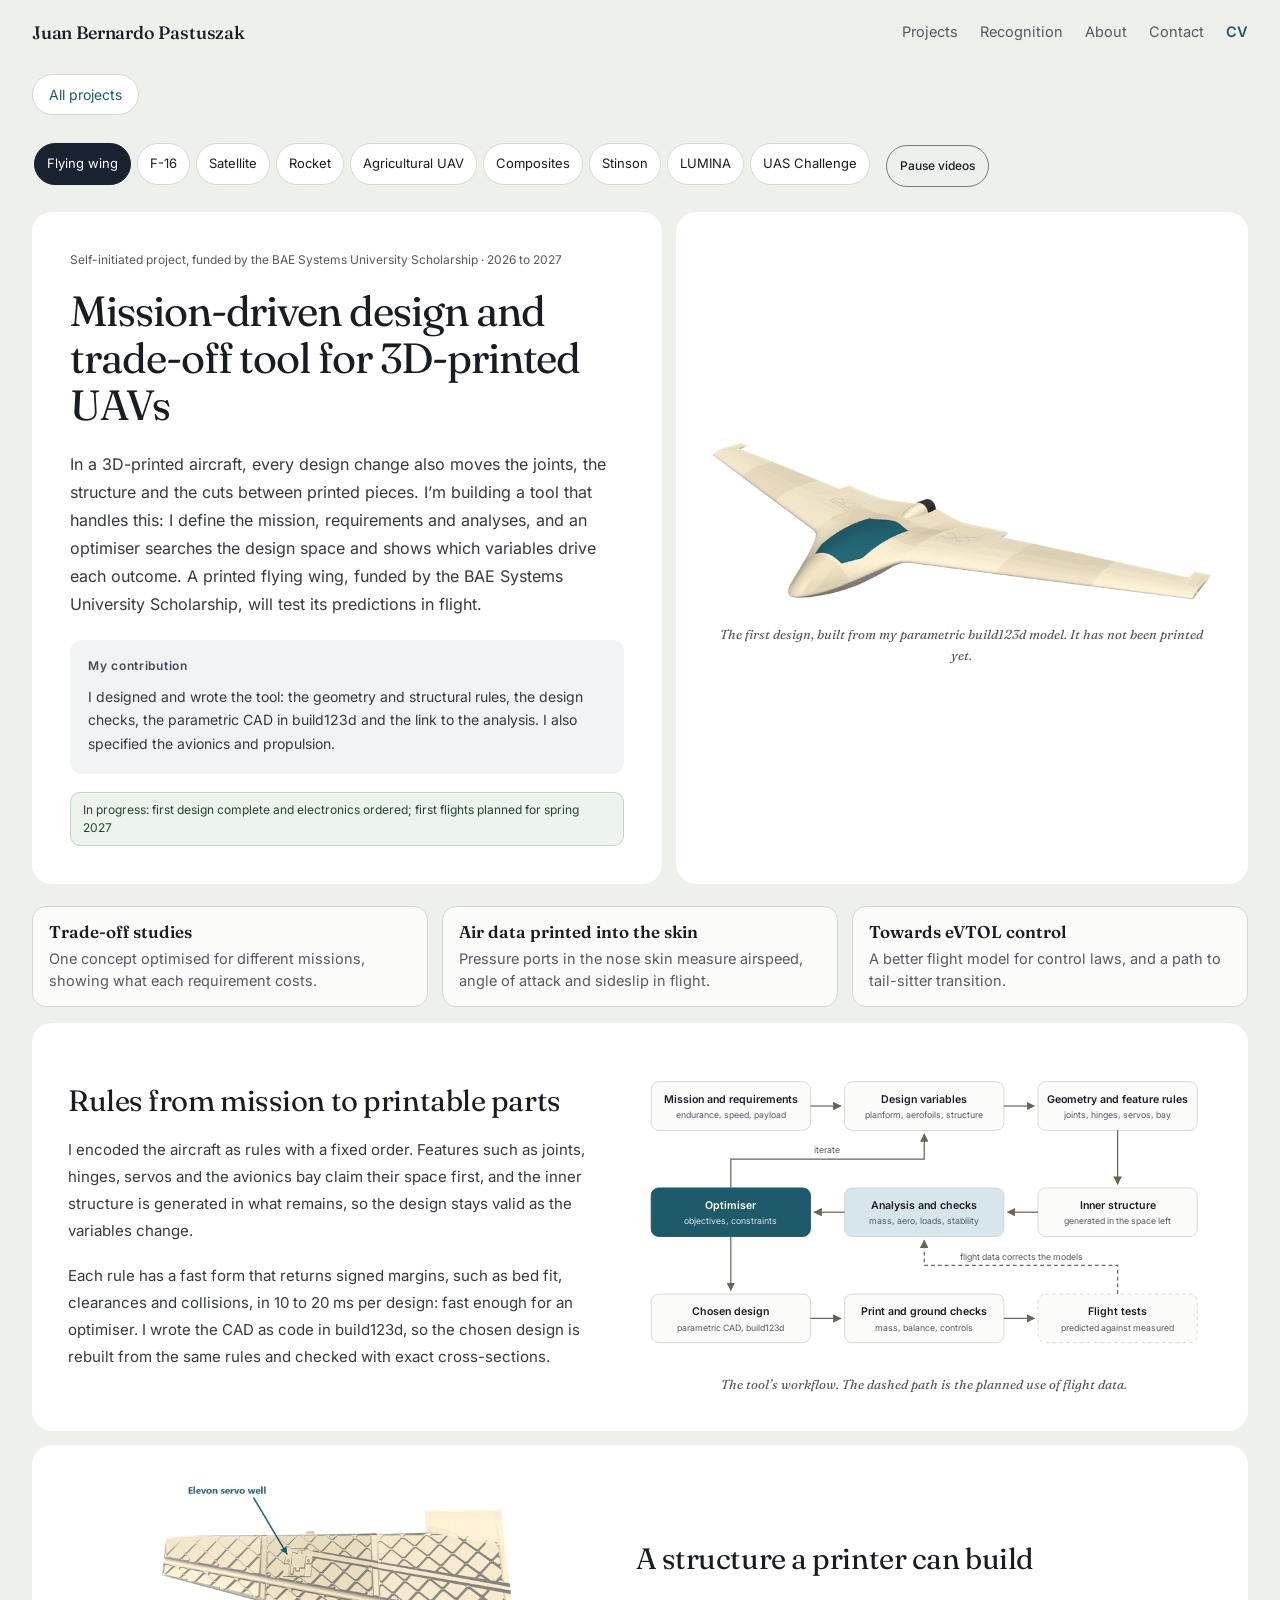
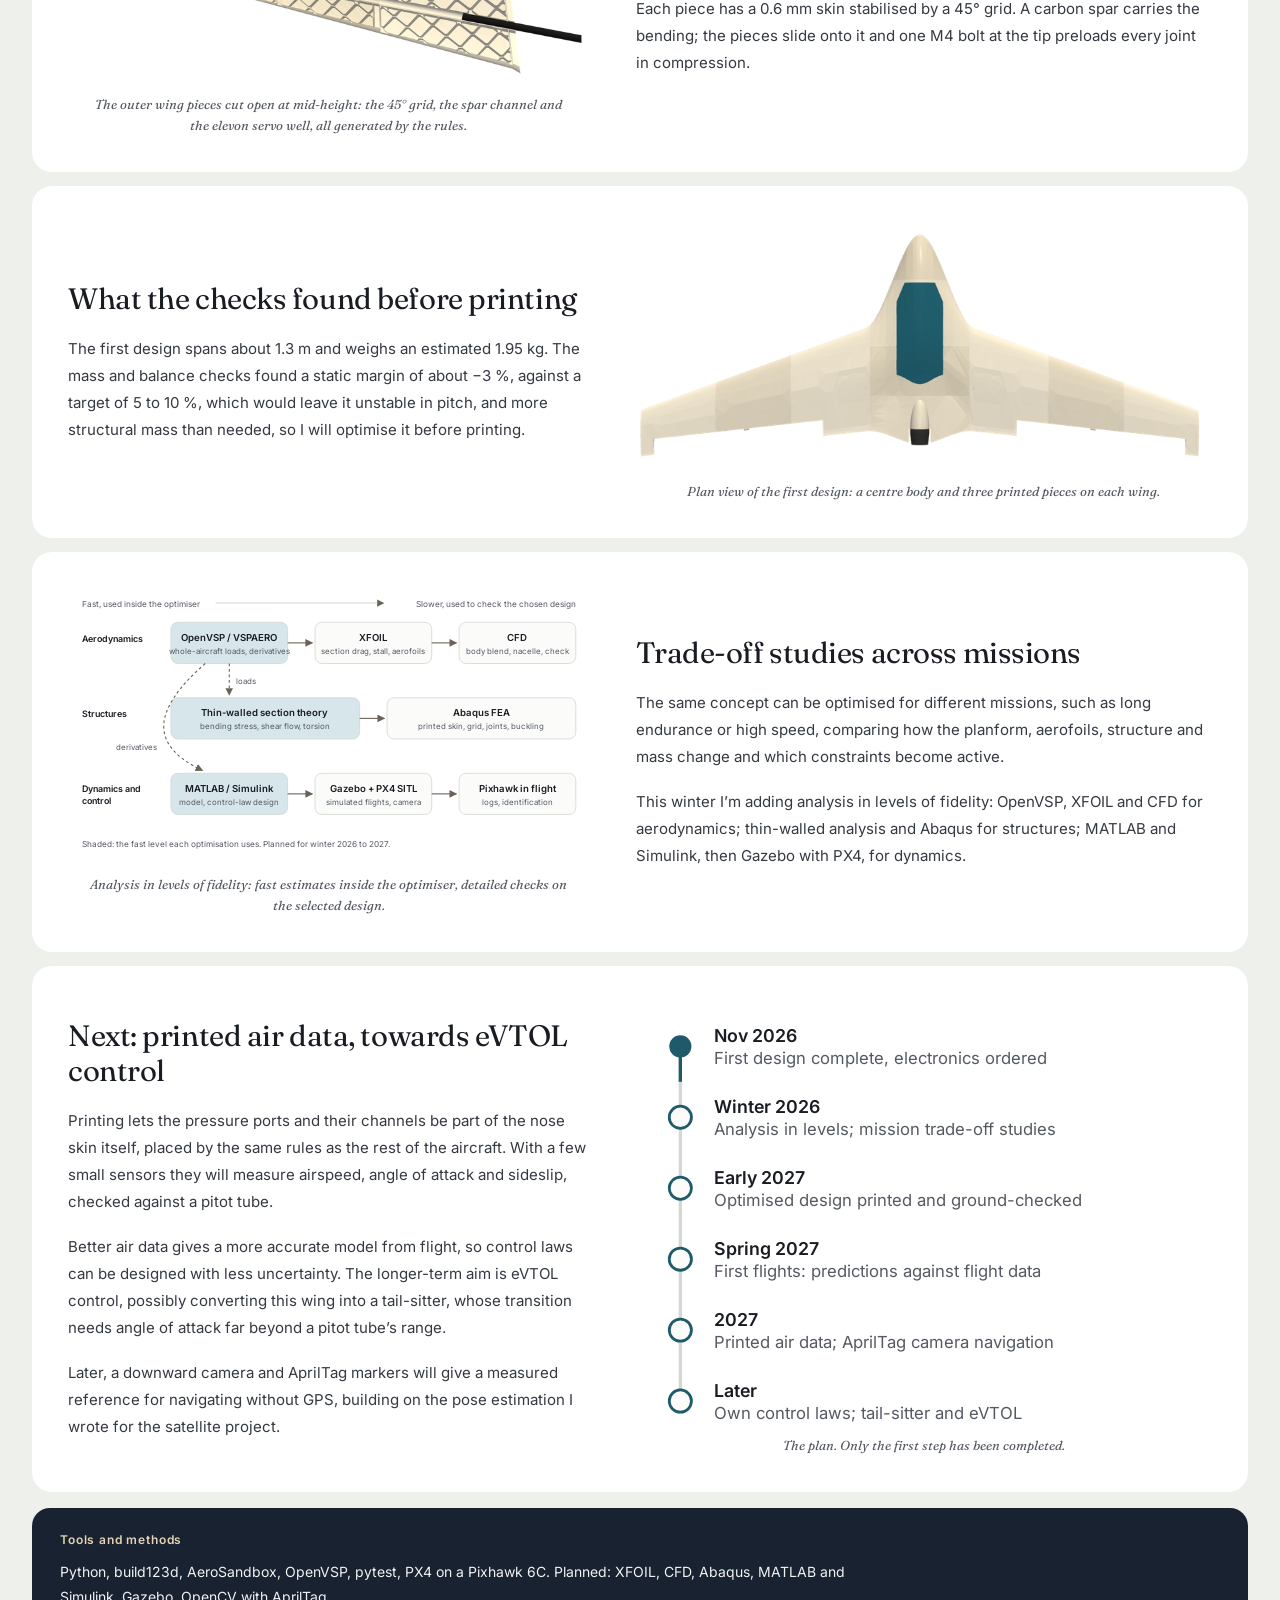
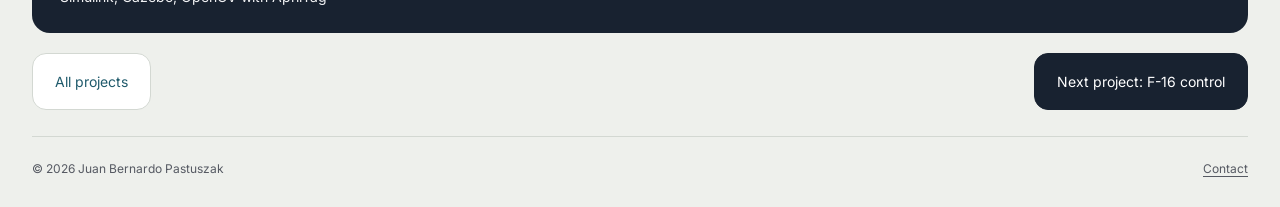
<file: tool.html>
<!doctype html>
<html lang="en-GB">
<head>
<meta charset="utf-8">
<meta name="viewport" content="width=device-width, initial-scale=1, viewport-fit=cover">
<title>Mission-driven design and trade-off tool for 3D-printed UAVs · Juan Bernardo Pastuszak</title>
<meta name="description" content="Portfolio of Juan Bernardo Pastuszak (Juan Pastuszak), aerospace engineer in flight dynamics and control. MSc student at Imperial College London, First Class BEng from the University of Bristol, BAE Systems University Scholar. F-16 gain scheduled control, CubeSat attitude control, a 3D-printed flying-wing design tool and a rocket payload.">
<meta name="author" content="Juan Bernardo Pastuszak">
<meta property="og:title" content="Juan Bernardo Pastuszak · Aerospace engineer, flight dynamics and control"><meta property="og:description" content="Portfolio of Juan Bernardo Pastuszak (Juan Pastuszak), aerospace engineer in flight dynamics and control. MSc student at Imperial College London, First Class BEng from the University of Bristol, BAE Systems University Scholar. F-16 gain scheduled control, CubeSat attitude control, a 3D-printed flying-wing design tool and a rocket payload."><meta property="og:type" content="website">
<link rel="canonical" href="https://juanpastuszak.com/tool.html">
<meta property="og:url" content="https://juanpastuszak.com/tool.html">
<meta property="og:image" content="https://juanpastuszak.com/media/social-preview.png?v=20261102">
<meta property="og:image:width" content="1200"><meta property="og:image:height" content="630">
<meta property="og:image:alt" content="Juan Bernardo Pastuszak aerospace engineering portfolio, featuring satellite control, rocket payload and composite forming projects">
<meta name="twitter:card" content="summary_large_image"><meta name="twitter:image" content="https://juanpastuszak.com/media/social-preview.png?v=20261102">
<meta name="theme-color" content="#eef0ec">
<link rel="icon" href="data:image/svg+xml,%3Csvg xmlns='http://www.w3.org/2000/svg' viewBox='0 0 64 64'%3E%3Crect width='64' height='64' fill='%23eef0ec'/%3E%3Ctext x='32' y='44' font-family='Georgia,serif' font-size='34' text-anchor='middle' fill='%231d1a16'%3EJP%3C/text%3E%3Crect x='14' y='50' width='36' height='3' fill='%231f5a6b'/%3E%3C/svg%3E"><link rel="icon" type="image/png" sizes="48x48" href="favicon-48.png"><link rel="apple-touch-icon" href="apple-touch-icon.png">

<link rel="preload" href="fonts/fraunces-normal-latin.woff2" as="font" type="font/woff2" crossorigin><link rel="preload" href="fonts/fraunces-italic-latin.woff2" as="font" type="font/woff2" crossorigin><link rel="preload" href="fonts/inter-normal-latin.woff2" as="font" type="font/woff2" crossorigin><link rel="stylesheet" href="fonts/fonts.css">
<link rel="stylesheet" href="styles.css">
<link rel="stylesheet" href="bento.css">
<link rel="stylesheet" href="projects-bento.css">
<script src="app.js" defer></script><script src="motion.js" defer></script><script src="controls.js" defer></script>
</head>
<body class="project-document">
<a class="skip" href="#main">Skip to content</a>
<header class="top"><div class="wrap"><a class="brand" href="index.html">Juan Bernardo Pastuszak</a><nav class="nav" aria-label="Sections"><a href="index.html#work">Projects</a><a href="index.html#recognition">Recognition</a><a href="about.html">About</a><a href="index.html#contact">Contact</a><a class="pdf" href="Juan%20Pastuszak%20-%20CV.pdf" target="_blank" rel="noopener">CV</a></nav><details class="menu"><summary>Menu</summary><nav aria-label="Sections"><a href="index.html#work">Projects</a><a href="index.html#recognition">Recognition</a><a href="about.html">About</a><a href="index.html#contact">Contact</a><a href="Juan%20Pastuszak%20-%20CV.pdf" target="_blank" rel="noopener">CV</a></nav></details></div></header>
<main id="main" class="wrap project-page"><div class="project-back"><a href="index.html#work"> All projects</a></div><nav class="project-nav" aria-label="Projects"><div class="links" data-scrollx><a aria-current="page" href="tool.html">Flying wing</a><a href="f16.html">F-16</a><a href="satellite.html">Satellite</a><a href="payload.html">Rocket</a><a href="avdasi2.html">Agricultural UAV</a><a href="composites.html">Composites</a><a href="stinson.html">Stinson</a><a href="spaceapps.html">LUMINA</a><a href="uas.html">UAS Challenge</a></div><details class="project-picker"><summary>Flying wing</summary><div><a aria-current="page" href="tool.html">Flying wing</a><a href="f16.html">F-16</a><a href="satellite.html">Satellite</a><a href="payload.html">Rocket</a><a href="avdasi2.html">Agricultural UAV</a><a href="composites.html">Composites</a><a href="stinson.html">Stinson</a><a href="spaceapps.html">LUMINA</a><a href="uas.html">UAS Challenge</a></div></details><button type="button" data-motion hidden>Pause videos</button></nav><section class="ch project-case" id="tool" aria-labelledby="h-tool"><div class="project-opening"><div class="project-introduction"><p class="project-context">Self-initiated project, funded by the BAE Systems University Scholarship · 2026 to 2027</p><h1 id="h-tool">Mission-driven design and trade-off tool for 3D-printed UAVs</h1><p class="lead">In a 3D-printed aircraft, every design change also moves the joints, the structure and the cuts between printed pieces. I’m building a tool that handles this: I define the mission, requirements and analyses, and an optimiser searches the design space and shows which variables drive each outcome. A printed flying wing, funded by the BAE Systems University Scholarship, will test its predictions in flight.</p><div class="project-contribution"><h3>My contribution</h3><p>I designed and wrote the tool: the geometry and structural rules, the design checks, the parametric CAD in build123d and the link to the analysis. I also specified the avionics and propulsion.</p></div><p class="project-outcome">In progress: first design complete and electronics ordered; first flights planned for spring 2027</p></div><div class="project-hero"><figure class="m contain"><div class="plate"><img src="media/wing_iso.png" srcset="media/wing_iso-800.png 800w, media/wing_iso.png 1262w" sizes="(max-width: 860px) 100vw, 52vw" width="1262" height="437" alt="Render of the first flying-wing design, with the avionics hatch and the pusher motor" loading="lazy" decoding="async"></div><figcaption>The first design, built from my parametric build123d model. It has not been printed yet.</figcaption></figure></div></div><div class="why" aria-label="What the project is for"><div><b>Trade-off studies</b><span>One concept optimised for different missions, showing what each requirement costs.</span></div><div><b>Air data printed into the skin</b><span>Pressure ports in the nose skin measure airspeed, angle of attack and sideslip in flight.</span></div><div><b>Towards eVTOL control</b><span>A better flight model for control laws, and a path to tail-sitter transition.</span></div></div><div class="story"><article id="section-0" class="step"><figure class="m contain"><div class="plate"><svg xmlns="http://www.w3.org/2000/svg" class="diagram" viewBox="0 0 760 400" role="img" aria-label="Tool workflow: mission and requirements set the design variables; geometry and feature rules, then the inner structure; analysis and checks feed an optimiser that iterates on the design variables; the chosen design becomes a parametric CAD model, is printed and flown, and flight data corrects the models."><style>.diagram text{font-family:Inter,system-ui,-apple-system,"Segoe UI",sans-serif;fill:#1d1a16}.diagram .mute{fill:#6b6357}</style>
      <defs><marker id="ar1" viewBox="0 0 10 10" refX="9" refY="5" markerWidth="7" markerHeight="7" orient="auto"><path d="M0,0 L10,5 L0,10 z" fill="#6b6357"/></marker></defs>
      <g stroke="#d3d8d2" stroke-width="1.2">
        <rect x="20" y="30" width="210" height="64" rx="10" fill="#fbfcfa"/>
        <rect x="275" y="30" width="210" height="64" rx="10" fill="#fbfcfa"/>
        <rect x="530" y="30" width="210" height="64" rx="10" fill="#fbfcfa"/>
        <rect x="20" y="170" width="210" height="64" rx="10" fill="#1f5a6b" stroke="#1f5a6b"/>
        <rect x="275" y="170" width="210" height="64" rx="10" fill="#d6e6ea"/>
        <rect x="530" y="170" width="210" height="64" rx="10" fill="#fbfcfa"/>
        <rect x="20" y="310" width="210" height="64" rx="10" fill="#fbfcfa"/>
        <rect x="275" y="310" width="210" height="64" rx="10" fill="#fbfcfa"/>
        <rect x="530" y="310" width="210" height="64" rx="10" fill="#fbfcfa" stroke-dasharray="5 4"/>
      </g>
      <g text-anchor="middle">
        <text x="125" y="58" font-size="14" font-weight="600">Mission and requirements</text>
        <text x="125" y="78" font-size="11.5" class="mute">endurance, speed, payload</text>
        <text x="380" y="58" font-size="14" font-weight="600">Design variables</text>
        <text x="380" y="78" font-size="11.5" class="mute">planform, aerofoils, structure</text>
        <text x="635" y="58" font-size="14" font-weight="600">Geometry and feature rules</text>
        <text x="635" y="78" font-size="11.5" class="mute">joints, hinges, servos, bay</text>
        <text x="125" y="198" font-size="14" font-weight="600" style="fill:#fff">Optimiser</text>
        <text x="125" y="218" font-size="11.5" style="fill:#d6e6ea">objectives, constraints</text>
        <text x="380" y="198" font-size="14" font-weight="600">Analysis and checks</text>
        <text x="380" y="218" font-size="11.5" class="mute">mass, aero, loads, stability</text>
        <text x="635" y="198" font-size="14" font-weight="600">Inner structure</text>
        <text x="635" y="218" font-size="11.5" class="mute">generated in the space left</text>
        <text x="125" y="338" font-size="14" font-weight="600">Chosen design</text>
        <text x="125" y="358" font-size="11.5" class="mute">parametric CAD, build123d</text>
        <text x="380" y="338" font-size="14" font-weight="600">Print and ground checks</text>
        <text x="380" y="358" font-size="11.5" class="mute">mass, balance, controls</text>
        <text x="635" y="338" font-size="14" font-weight="600">Flight tests</text>
        <text x="635" y="358" font-size="11.5" class="mute">predicted against measured</text>
      </g>
      <g stroke="#6b6357" stroke-width="1.6" fill="none">
        <path d="M230 62 H270" marker-end="url(#ar1)"/>
        <path d="M485 62 H525" marker-end="url(#ar1)"/>
        <path d="M635 94 V165" marker-end="url(#ar1)"/>
        <path d="M530 202 H490" marker-end="url(#ar1)"/>
        <path d="M275 202 H235" marker-end="url(#ar1)"/>
        <path d="M125 170 V132 H380 V99" marker-end="url(#ar1)"/>
        <path d="M125 234 V305" marker-end="url(#ar1)"/>
        <path d="M230 342 H270" marker-end="url(#ar1)"/>
        <path d="M485 342 H525" marker-end="url(#ar1)"/>
        <path d="M635 310 V272 H380 V239" stroke-dasharray="5 4" marker-end="url(#ar1)"/>
      </g>
      <text x="252" y="124" font-size="11.5" class="mute" text-anchor="middle">iterate</text>
      <text x="508" y="265" font-size="11.5" class="mute" text-anchor="middle">flight data corrects the models</text>
    </svg></div><figcaption>The tool’s workflow. The dashed path is the planned use of flight data.</figcaption></figure><div class="t"><h3>Rules from mission to printable parts</h3><p>I encoded the aircraft as rules with a fixed order. Features such as joints, hinges, servos and the avionics bay claim their space first, and the inner structure is generated in what remains, so the design stays valid as the variables change.</p><p>Each rule has a fast form that returns signed margins, such as bed fit, clearances and collisions, in 10 to 20 ms per design: fast enough for an optimiser. I wrote the CAD as code in build123d, so the chosen design is rebuilt from the same rules and checked with exact cross-sections.</p></div></article><article id="section-1" class="step alt"><figure class="m contain"><div class="plate"><img src="media/wing_cutaway_servo.png" srcset="media/wing_cutaway_servo-800.png 800w, media/wing_cutaway_servo.png 1800w" sizes="(max-width: 860px) 100vw, 52vw" width="1800" height="696" alt="The three outer wing pieces cut open at mid-height, showing the diagonal grid, the spar channel and the elevon servo well, marked with an arrow" loading="lazy" decoding="async"></div><figcaption>The outer wing pieces cut open at mid-height: the 45° grid, the spar channel and the elevon servo well, all generated by the rules.</figcaption></figure><div class="t"><h3>A structure a printer can build</h3><p>Each piece has a 0.6 mm skin stabilised by a 45° grid. A carbon spar carries the bending; the pieces slide onto it and one M4 bolt at the tip preloads every joint in compression.</p></div></article><article id="section-2" class="step"><figure class="m contain"><div class="plate"><img src="media/wing_plan.png" srcset="media/wing_plan-800.png 800w, media/wing_plan.png 1421w" sizes="(max-width: 860px) 100vw, 52vw" width="1421" height="609" alt="Plan view of the first design showing the centre body, the hatch and three printed pieces on each wing" loading="lazy" decoding="async"></div><figcaption>Plan view of the first design: a centre body and three printed pieces on each wing.</figcaption></figure><div class="t"><h3>What the checks found before printing</h3><p>The first design spans about 1.3 m and weighs an estimated 1.95 kg. The mass and balance checks found a static margin of about −3 %, against a target of 5 to 10 %, which would leave it unstable in pitch, and more structural mass than needed, so I will optimise it before printing.</p></div></article><article id="section-3" class="step alt"><figure class="m contain"><div class="plate"><svg xmlns="http://www.w3.org/2000/svg" class="diagram" viewBox="0 0 760 400" role="img" aria-label="Analysis plan in three lanes. Aerodynamics: OpenVSP and VSPAERO, then XFOIL, then CFD. Structures: thin-walled bending and shear-flow analysis, then Abaqus finite elements. Dynamics and control: MATLAB and Simulink, then Gazebo with PX4 software in the loop, then the Pixhawk in flight."><style>.diagram text{font-family:Inter,system-ui,-apple-system,"Segoe UI",sans-serif;fill:#1d1a16}.diagram .mute{fill:#6b6357}</style>
      <defs><marker id="ar2" viewBox="0 0 10 10" refX="9" refY="5" markerWidth="7" markerHeight="7" orient="auto"><path d="M0,0 L10,5 L0,10 z" fill="#6b6357"/></marker></defs>
      <text x="20" y="28" font-size="12" class="mute">Fast, used inside the optimiser</text>
      <text x="740" y="28" font-size="12" class="mute" text-anchor="end">Slower, used to check the chosen design</text>
      <line x1="215" y1="22" x2="460" y2="22" stroke="#d3d8d2" stroke-width="1.5" marker-end="url(#ar2)"/>
      <g font-size="13" font-weight="600">
        <text x="20" y="78">Aerodynamics</text>
        <text x="20" y="188">Structures</text>
        <text x="20" y="298">Dynamics and</text><text x="20" y="315">control</text>
      </g>
      <g stroke="#d3d8d2" stroke-width="1.2">
        <rect x="150" y="50" width="170" height="60" rx="10" fill="#d6e6ea"/>
        <rect x="360" y="50" width="170" height="60" rx="10" fill="#fbfcfa"/>
        <rect x="570" y="50" width="170" height="60" rx="10" fill="#fbfcfa"/>
        <rect x="150" y="160" width="275" height="60" rx="10" fill="#d6e6ea"/>
        <rect x="465" y="160" width="275" height="60" rx="10" fill="#fbfcfa"/>
        <rect x="150" y="270" width="170" height="60" rx="10" fill="#d6e6ea"/>
        <rect x="360" y="270" width="170" height="60" rx="10" fill="#fbfcfa"/>
        <rect x="570" y="270" width="170" height="60" rx="10" fill="#fbfcfa"/>
      </g>
      <g text-anchor="middle">
        <text x="235" y="77" font-size="14" font-weight="600">OpenVSP / VSPAERO</text><text x="235" y="96" font-size="11.5" class="mute">whole-aircraft loads, derivatives</text>
        <text x="445" y="77" font-size="14" font-weight="600">XFOIL</text><text x="445" y="96" font-size="11.5" class="mute">section drag, stall, aerofoils</text>
        <text x="655" y="77" font-size="14" font-weight="600">CFD</text><text x="655" y="96" font-size="11.5" class="mute">body blend, nacelle, check</text>
        <text x="287" y="187" font-size="14" font-weight="600">Thin-walled section theory</text><text x="287" y="206" font-size="11.5" class="mute">bending stress, shear flow, torsion</text>
        <text x="602" y="187" font-size="14" font-weight="600">Abaqus FEA</text><text x="602" y="206" font-size="11.5" class="mute">printed skin, grid, joints, buckling</text>
        <text x="235" y="297" font-size="14" font-weight="600">MATLAB / Simulink</text><text x="235" y="316" font-size="11.5" class="mute">model, control-law design</text>
        <text x="445" y="297" font-size="14" font-weight="600">Gazebo + PX4 SITL</text><text x="445" y="316" font-size="11.5" class="mute">simulated flights, camera</text>
        <text x="655" y="297" font-size="14" font-weight="600">Pixhawk in flight</text><text x="655" y="316" font-size="11.5" class="mute">logs, identification</text>
      </g>
      <g stroke="#6b6357" stroke-width="1.6" fill="none">
        <path d="M320 80 H356" marker-end="url(#ar2)"/><path d="M530 80 H566" marker-end="url(#ar2)"/>
        <path d="M425 190 H461" marker-end="url(#ar2)"/>
        <path d="M320 300 H356" marker-end="url(#ar2)"/><path d="M530 300 H566" marker-end="url(#ar2)"/>
        <path d="M235 110 V156" stroke-dasharray="4 4" marker-end="url(#ar2)"/>
        <path d="M200 110 C120 180 120 230 196 266" stroke-dasharray="4 4" marker-end="url(#ar2)"/>
      </g>
      <text x="245" y="140" font-size="11.5" class="mute">loads</text>
      <text x="100" y="236" font-size="11.5" class="mute" text-anchor="middle">derivatives</text>
      <text x="20" y="378" font-size="12" class="mute">Shaded: the fast level each optimisation uses. Planned for winter 2026 to 2027.</text>
    </svg></div><figcaption>Analysis in levels of fidelity: fast estimates inside the optimiser, detailed checks on the selected design.</figcaption></figure><div class="t"><h3>Trade-off studies across missions</h3><p>The same concept can be optimised for different missions, such as long endurance or high speed, comparing how the planform, aerofoils, structure and mass change and which constraints become active.</p><p>This winter I’m adding analysis in levels of fidelity: OpenVSP, XFOIL and CFD for aerodynamics; thin-walled analysis and Abaqus for structures; MATLAB and Simulink, then Gazebo with PX4, for dynamics.</p></div></article><article id="section-4" class="step"><figure class="m contain"><div class="plate"><svg xmlns="http://www.w3.org/2000/svg" class="diagram" viewBox="0 0 520 380" role="img" aria-label="Plan: first design and parts done in November 2026; analysis tools and trade-off studies over winter; optimised design printed early 2027; first flights spring 2027; printed air-data skin; later own control laws and camera navigation"><style>.diagram text{font-family:Inter,system-ui,-apple-system,"Segoe UI",sans-serif;fill:#1d1a16}.diagram .mute{fill:#6b6357}</style><line x1="40" y1="40" x2="40" y2="360" stroke="#d3d8d2" stroke-width="3"/><line x1="40" y1="40" x2="40" y2="72.0" stroke="#1f5a6b" stroke-width="3"/><circle cx="40" cy="40" r="10" fill="#1f5a6b"/><text x="70" y="36" font-size="16" font-weight="600">Nov 2026</text><text x="70" y="56" font-size="15" class="mute">First design complete, electronics ordered</text><circle cx="40" cy="104" r="10" fill="#fbfcfa" stroke="#1f5a6b" stroke-width="2.5"/><text x="70" y="100" font-size="16" font-weight="600">Winter 2026</text><text x="70" y="120" font-size="15" class="mute">Analysis in levels; mission trade-off studies</text><circle cx="40" cy="168" r="10" fill="#fbfcfa" stroke="#1f5a6b" stroke-width="2.5"/><text x="70" y="164" font-size="16" font-weight="600">Early 2027</text><text x="70" y="184" font-size="15" class="mute">Optimised design printed and ground-checked</text><circle cx="40" cy="232" r="10" fill="#fbfcfa" stroke="#1f5a6b" stroke-width="2.5"/><text x="70" y="228" font-size="16" font-weight="600">Spring 2027</text><text x="70" y="248" font-size="15" class="mute">First flights: predictions against flight data</text><circle cx="40" cy="296" r="10" fill="#fbfcfa" stroke="#1f5a6b" stroke-width="2.5"/><text x="70" y="292" font-size="16" font-weight="600">2027</text><text x="70" y="312" font-size="15" class="mute">Printed air data; AprilTag camera navigation</text><circle cx="40" cy="360" r="10" fill="#fbfcfa" stroke="#1f5a6b" stroke-width="2.5"/><text x="70" y="356" font-size="16" font-weight="600">Later</text><text x="70" y="376" font-size="15" class="mute">Own control laws; tail-sitter and eVTOL</text></svg></div><figcaption>The plan. Only the first step has been completed.</figcaption></figure><div class="t"><h3>Next: printed air data, towards eVTOL control</h3><p>Printing lets the pressure ports and their channels be part of the nose skin itself, placed by the same rules as the rest of the aircraft. With a few small sensors they will measure airspeed, angle of attack and sideslip, checked against a pitot tube.</p><p>Better air data gives a more accurate model from flight, so control laws can be designed with less uncertainty. The longer-term aim is eVTOL control, possibly converting this wing into a tail-sitter, whose transition needs angle of attack far beyond a pitot tube’s range.</p><p>Later, a downward camera and AprilTag markers will give a measured reference for navigating without GPS, building on the pose estimation I wrote for the satellite project.</p></div></article></div><section class="project-tools"><h3>Tools and methods</h3><p>Python, build123d, AeroSandbox, OpenVSP, pytest, PX4 on a Pixhawk 6C. Planned: XFOIL, CFD, Abaqus, MATLAB and Simulink, Gazebo, OpenCV with AprilTag</p></section><nav class="chapter-end" aria-label="After Flying wing"><a href="index.html#work">All projects</a><a href="f16.html">Next project: F-16 control</a></nav></section><footer><span>© 2026 Juan Bernardo Pastuszak</span><a href="index.html#contact">Contact</a></footer></main>
</body>
</html>
</file>
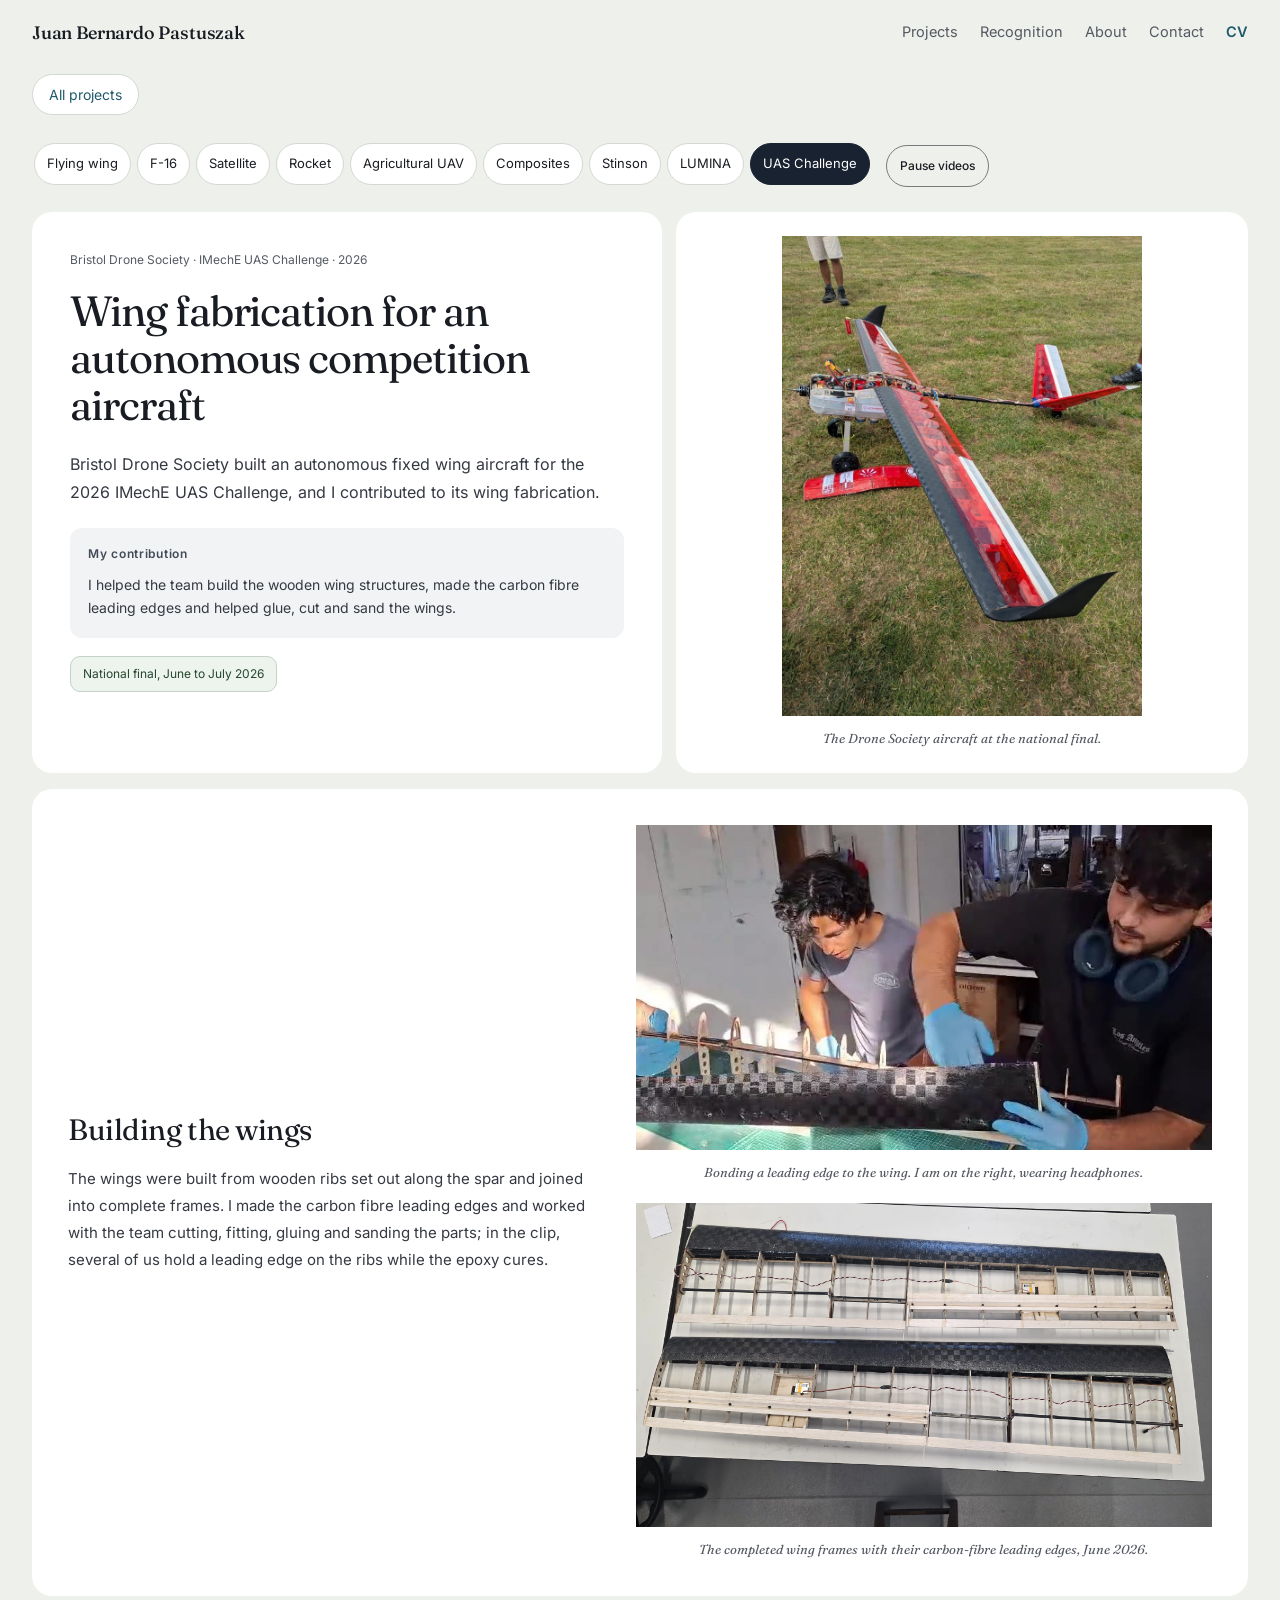
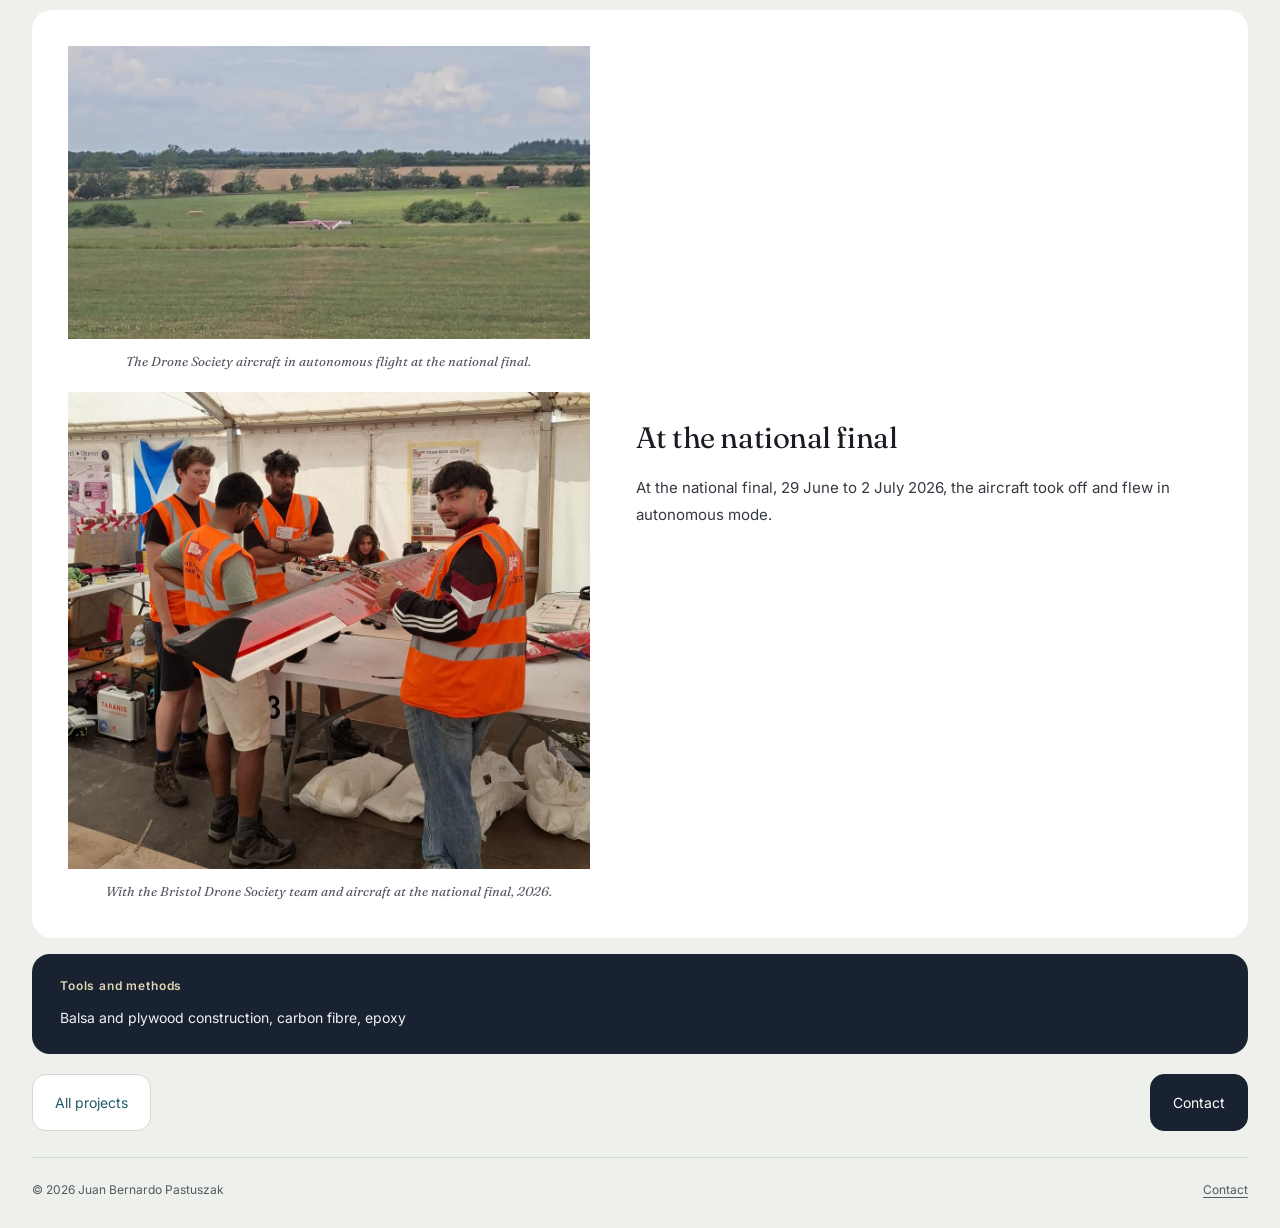
<file: uas.html>
<!doctype html>
<html lang="en-GB">
<head>
<meta charset="utf-8">
<meta name="viewport" content="width=device-width, initial-scale=1, viewport-fit=cover">
<title>Wing fabrication for an autonomous competition aircraft · Juan Bernardo Pastuszak</title>
<meta name="description" content="Portfolio of Juan Bernardo Pastuszak (Juan Pastuszak), aerospace engineer in flight dynamics and control. MSc student at Imperial College London, First Class BEng from the University of Bristol, BAE Systems University Scholar. F-16 gain scheduled control, CubeSat attitude control, a 3D-printed flying-wing design tool and a rocket payload.">
<meta name="author" content="Juan Bernardo Pastuszak">
<meta property="og:title" content="Juan Bernardo Pastuszak · Aerospace engineer, flight dynamics and control"><meta property="og:description" content="Portfolio of Juan Bernardo Pastuszak (Juan Pastuszak), aerospace engineer in flight dynamics and control. MSc student at Imperial College London, First Class BEng from the University of Bristol, BAE Systems University Scholar. F-16 gain scheduled control, CubeSat attitude control, a 3D-printed flying-wing design tool and a rocket payload."><meta property="og:type" content="website">
<link rel="canonical" href="https://juanpastuszak.com/uas.html">
<meta property="og:url" content="https://juanpastuszak.com/uas.html">
<meta property="og:image" content="https://juanpastuszak.com/media/social-preview.png?v=20261102">
<meta property="og:image:width" content="1200"><meta property="og:image:height" content="630">
<meta property="og:image:alt" content="Juan Bernardo Pastuszak aerospace engineering portfolio, featuring satellite control, rocket payload and composite forming projects">
<meta name="twitter:card" content="summary_large_image"><meta name="twitter:image" content="https://juanpastuszak.com/media/social-preview.png?v=20261102">
<meta name="theme-color" content="#eef0ec">
<link rel="icon" href="data:image/svg+xml,%3Csvg xmlns='http://www.w3.org/2000/svg' viewBox='0 0 64 64'%3E%3Crect width='64' height='64' fill='%23eef0ec'/%3E%3Ctext x='32' y='44' font-family='Georgia,serif' font-size='34' text-anchor='middle' fill='%231d1a16'%3EJP%3C/text%3E%3Crect x='14' y='50' width='36' height='3' fill='%231f5a6b'/%3E%3C/svg%3E"><link rel="icon" type="image/png" sizes="48x48" href="favicon-48.png"><link rel="apple-touch-icon" href="apple-touch-icon.png">

<link rel="preload" href="fonts/fraunces-normal-latin.woff2" as="font" type="font/woff2" crossorigin><link rel="preload" href="fonts/fraunces-italic-latin.woff2" as="font" type="font/woff2" crossorigin><link rel="preload" href="fonts/inter-normal-latin.woff2" as="font" type="font/woff2" crossorigin><link rel="stylesheet" href="fonts/fonts.css">
<link rel="stylesheet" href="styles.css">
<link rel="stylesheet" href="bento.css">
<link rel="stylesheet" href="projects-bento.css">
<script src="app.js" defer></script><script src="motion.js" defer></script><script src="controls.js" defer></script>
</head>
<body class="project-document">
<a class="skip" href="#main">Skip to content</a>
<header class="top"><div class="wrap"><a class="brand" href="index.html">Juan Bernardo Pastuszak</a><nav class="nav" aria-label="Sections"><a href="index.html#work">Projects</a><a href="index.html#recognition">Recognition</a><a href="about.html">About</a><a href="index.html#contact">Contact</a><a class="pdf" href="Juan%20Pastuszak%20-%20CV.pdf" target="_blank" rel="noopener">CV</a></nav><details class="menu"><summary>Menu</summary><nav aria-label="Sections"><a href="index.html#work">Projects</a><a href="index.html#recognition">Recognition</a><a href="about.html">About</a><a href="index.html#contact">Contact</a><a href="Juan%20Pastuszak%20-%20CV.pdf" target="_blank" rel="noopener">CV</a></nav></details></div></header>
<main id="main" class="wrap project-page"><div class="project-back"><a href="index.html#work"> All projects</a></div><nav class="project-nav" aria-label="Projects"><div class="links" data-scrollx><a href="tool.html">Flying wing</a><a href="f16.html">F-16</a><a href="satellite.html">Satellite</a><a href="payload.html">Rocket</a><a href="avdasi2.html">Agricultural UAV</a><a href="composites.html">Composites</a><a href="stinson.html">Stinson</a><a href="spaceapps.html">LUMINA</a><a aria-current="page" href="uas.html">UAS Challenge</a></div><details class="project-picker"><summary>UAS Challenge</summary><div><a href="tool.html">Flying wing</a><a href="f16.html">F-16</a><a href="satellite.html">Satellite</a><a href="payload.html">Rocket</a><a href="avdasi2.html">Agricultural UAV</a><a href="composites.html">Composites</a><a href="stinson.html">Stinson</a><a href="spaceapps.html">LUMINA</a><a aria-current="page" href="uas.html">UAS Challenge</a></div></details><button type="button" data-motion hidden>Pause videos</button></nav><section class="ch project-case" id="uas" aria-labelledby="h-uas"><div class="project-opening"><div class="project-introduction"><p class="project-context">Bristol Drone Society · IMechE UAS Challenge · 2026</p><h1 id="h-uas">Wing fabrication for an autonomous competition aircraft</h1><p class="lead">Bristol Drone Society built an autonomous fixed wing aircraft for the 2026 IMechE UAS Challenge, and I contributed to its wing fabrication.</p><div class="project-contribution"><h3>My contribution</h3><p>I helped the team build the wooden wing structures, made the carbon fibre leading edges and helped glue, cut and sand the wings.</p></div><p class="project-outcome">National final, June to July 2026</p></div><div class="project-hero"><figure class="m"><img src="media/aircraft_closeup.jpg" srcset="media/aircraft_closeup-800.jpg 800w, media/aircraft_closeup.jpg 1276w" sizes="(max-width: 860px) 100vw, 52vw" width="1276" height="1700" alt="The competition aircraft with its wing structure and carbon-fibre leading edge visible" loading="lazy" decoding="async"><figcaption>The Drone Society aircraft at the national final.</figcaption></figure></div></div><div class="story"><article id="section-0" class="step"><div class="evidence-stack"><figure class="m"><video src="media/epoxy.mp4" poster="media/epoxy_poster.jpg" width="848" height="478" muted loop playsinline preload="none" aria-label="Students bonding a carbon-fibre leading edge to a wing rib structure"></video><figcaption>Bonding a leading edge to the wing. I am on the right, wearing headphones.<span class="tap"> Select the video to play it.</span></figcaption></figure><figure class="m"><img src="media/uas-wooden-wing-panels.svg" width="2000.0" height="1126.0" alt="Two completed wooden wing frames with carbon-fibre leading edges on a workshop table" loading="lazy" decoding="async"><figcaption>The completed wing frames with their carbon-fibre leading edges, June 2026.</figcaption></figure></div><div class="t"><h3>Building the wings</h3><p>The wings were built from wooden ribs set out along the spar and joined into complete frames. I made the carbon fibre leading edges and worked with the team cutting, fitting, gluing and sanding the parts; in the clip, several of us hold a leading edge on the ribs while the epoxy cures.</p></div></article><article id="section-1" class="step alt"><div class="evidence-stack"><figure class="m"><video src="media/takeoff.mp4" poster="media/takeoff_poster.jpg" width="1280" height="720" muted loop playsinline preload="none" aria-label="A distant fixed-wing aircraft taking off from a grass field and climbing away"></video><figcaption>The Drone Society aircraft in autonomous flight at the national final.<span class="tap"> Select the video to play it.</span></figcaption></figure><figure class="m"><img src="media/uas-team-national-final.svg" width="1148.0" height="1050.0" alt="Juan giving a thumbs up beside the aircraft with Bristol Drone Society teammates" loading="lazy" decoding="async"><figcaption>With the Bristol Drone Society team and aircraft at the national final, 2026.</figcaption></figure></div><div class="t"><h3>At the national final</h3><p>At the national final, 29 June to 2 July 2026, the aircraft took off and flew in autonomous mode.</p></div></article></div><section class="project-tools"><h3>Tools and methods</h3><p>Balsa and plywood construction, carbon fibre, epoxy</p></section><nav class="chapter-end" aria-label="After UAS Challenge"><a href="index.html#work">All projects</a><a href="index.html#contact">Contact</a></nav></section><footer><span>© 2026 Juan Bernardo Pastuszak</span><a href="index.html#contact">Contact</a></footer></main>
</body>
</html>
</file>
<file: fonts/fonts.css>
/* Self-hosted copies of the portfolio's original Fraunces/Inter selection.
   Fonts are distributed unchanged under the SIL Open Font License 1.1.
   See OFL-Fraunces.txt and OFL-Inter.txt in this directory. */

/* vietnamese */
@font-face {
  font-family: 'Fraunces';
  font-style: italic;
  font-weight: 300 500;
  font-display: block;
  src: url(fraunces-italic-vietnamese.woff2) format('woff2');
  unicode-range: U+0102-0103, U+0110-0111, U+0128-0129, U+0168-0169, U+01A0-01A1, U+01AF-01B0, U+0300-0301, U+0303-0304, U+0308-0309, U+0323, U+0329, U+1EA0-1EF9, U+20AB;
}
/* latin-ext */
@font-face {
  font-family: 'Fraunces';
  font-style: italic;
  font-weight: 300 500;
  font-display: block;
  src: url(fraunces-italic-latin-ext.woff2) format('woff2');
  unicode-range: U+0100-02BA, U+02BD-02C5, U+02C7-02CC, U+02CE-02D7, U+02DD-02FF, U+0304, U+0308, U+0329, U+1D00-1DBF, U+1E00-1E9F, U+1EF2-1EFF, U+2020, U+20A0-20AB, U+20AD-20C4, U+2113, U+2C60-2C7F, U+A720-A7FF;
}
/* latin */
@font-face {
  font-family: 'Fraunces';
  font-style: italic;
  font-weight: 300 500;
  font-display: block;
  src: url(fraunces-italic-latin.woff2) format('woff2');
  unicode-range: U+0000-00FF, U+0131, U+0152-0153, U+02BB-02BC, U+02C6, U+02DA, U+02DC, U+0304, U+0308, U+0329, U+2000-206F, U+20AC, U+2122, U+2191, U+2193, U+2212, U+2215, U+FEFF, U+FFFD;
}
/* vietnamese */
@font-face {
  font-family: 'Fraunces';
  font-style: normal;
  font-weight: 300 600;
  font-display: block;
  src: url(fraunces-normal-vietnamese.woff2) format('woff2');
  unicode-range: U+0102-0103, U+0110-0111, U+0128-0129, U+0168-0169, U+01A0-01A1, U+01AF-01B0, U+0300-0301, U+0303-0304, U+0308-0309, U+0323, U+0329, U+1EA0-1EF9, U+20AB;
}
/* latin-ext */
@font-face {
  font-family: 'Fraunces';
  font-style: normal;
  font-weight: 300 600;
  font-display: block;
  src: url(fraunces-normal-latin-ext.woff2) format('woff2');
  unicode-range: U+0100-02BA, U+02BD-02C5, U+02C7-02CC, U+02CE-02D7, U+02DD-02FF, U+0304, U+0308, U+0329, U+1D00-1DBF, U+1E00-1E9F, U+1EF2-1EFF, U+2020, U+20A0-20AB, U+20AD-20C4, U+2113, U+2C60-2C7F, U+A720-A7FF;
}
/* latin */
@font-face {
  font-family: 'Fraunces';
  font-style: normal;
  font-weight: 300 600;
  font-display: block;
  src: url(fraunces-normal-latin.woff2) format('woff2');
  unicode-range: U+0000-00FF, U+0131, U+0152-0153, U+02BB-02BC, U+02C6, U+02DA, U+02DC, U+0304, U+0308, U+0329, U+2000-206F, U+20AC, U+2122, U+2191, U+2193, U+2212, U+2215, U+FEFF, U+FFFD;
}
/* cyrillic-ext */
@font-face {
  font-family: 'Inter';
  font-style: normal;
  font-weight: 400;
  font-display: block;
  src: url(inter-normal-cyrillic-ext.woff2) format('woff2');
  unicode-range: U+0460-052F, U+1C80-1C8A, U+20B4, U+2DE0-2DFF, U+A640-A69F, U+FE2E-FE2F;
}
/* cyrillic */
@font-face {
  font-family: 'Inter';
  font-style: normal;
  font-weight: 400;
  font-display: block;
  src: url(inter-normal-cyrillic.woff2) format('woff2');
  unicode-range: U+0301, U+0400-045F, U+0490-0491, U+04B0-04B1, U+2116;
}
/* greek-ext */
@font-face {
  font-family: 'Inter';
  font-style: normal;
  font-weight: 400;
  font-display: block;
  src: url(inter-normal-greek-ext.woff2) format('woff2');
  unicode-range: U+1F00-1FFF;
}
/* greek */
@font-face {
  font-family: 'Inter';
  font-style: normal;
  font-weight: 400;
  font-display: block;
  src: url(inter-normal-greek.woff2) format('woff2');
  unicode-range: U+0370-0377, U+037A-037F, U+0384-038A, U+038C, U+038E-03A1, U+03A3-03FF;
}
/* vietnamese */
@font-face {
  font-family: 'Inter';
  font-style: normal;
  font-weight: 400;
  font-display: block;
  src: url(inter-normal-vietnamese.woff2) format('woff2');
  unicode-range: U+0102-0103, U+0110-0111, U+0128-0129, U+0168-0169, U+01A0-01A1, U+01AF-01B0, U+0300-0301, U+0303-0304, U+0308-0309, U+0323, U+0329, U+1EA0-1EF9, U+20AB;
}
/* latin-ext */
@font-face {
  font-family: 'Inter';
  font-style: normal;
  font-weight: 400;
  font-display: block;
  src: url(inter-normal-latin-ext.woff2) format('woff2');
  unicode-range: U+0100-02BA, U+02BD-02C5, U+02C7-02CC, U+02CE-02D7, U+02DD-02FF, U+0304, U+0308, U+0329, U+1D00-1DBF, U+1E00-1E9F, U+1EF2-1EFF, U+2020, U+20A0-20AB, U+20AD-20C4, U+2113, U+2C60-2C7F, U+A720-A7FF;
}
/* latin */
@font-face {
  font-family: 'Inter';
  font-style: normal;
  font-weight: 400;
  font-display: block;
  src: url(inter-normal-latin.woff2) format('woff2');
  unicode-range: U+0000-00FF, U+0131, U+0152-0153, U+02BB-02BC, U+02C6, U+02DA, U+02DC, U+0304, U+0308, U+0329, U+2000-206F, U+20AC, U+2122, U+2191, U+2193, U+2212, U+2215, U+FEFF, U+FFFD;
}
/* cyrillic-ext */
@font-face {
  font-family: 'Inter';
  font-style: normal;
  font-weight: 500;
  font-display: block;
  src: url(inter-normal-cyrillic-ext.woff2) format('woff2');
  unicode-range: U+0460-052F, U+1C80-1C8A, U+20B4, U+2DE0-2DFF, U+A640-A69F, U+FE2E-FE2F;
}
/* cyrillic */
@font-face {
  font-family: 'Inter';
  font-style: normal;
  font-weight: 500;
  font-display: block;
  src: url(inter-normal-cyrillic.woff2) format('woff2');
  unicode-range: U+0301, U+0400-045F, U+0490-0491, U+04B0-04B1, U+2116;
}
/* greek-ext */
@font-face {
  font-family: 'Inter';
  font-style: normal;
  font-weight: 500;
  font-display: block;
  src: url(inter-normal-greek-ext.woff2) format('woff2');
  unicode-range: U+1F00-1FFF;
}
/* greek */
@font-face {
  font-family: 'Inter';
  font-style: normal;
  font-weight: 500;
  font-display: block;
  src: url(inter-normal-greek.woff2) format('woff2');
  unicode-range: U+0370-0377, U+037A-037F, U+0384-038A, U+038C, U+038E-03A1, U+03A3-03FF;
}
/* vietnamese */
@font-face {
  font-family: 'Inter';
  font-style: normal;
  font-weight: 500;
  font-display: block;
  src: url(inter-normal-vietnamese.woff2) format('woff2');
  unicode-range: U+0102-0103, U+0110-0111, U+0128-0129, U+0168-0169, U+01A0-01A1, U+01AF-01B0, U+0300-0301, U+0303-0304, U+0308-0309, U+0323, U+0329, U+1EA0-1EF9, U+20AB;
}
/* latin-ext */
@font-face {
  font-family: 'Inter';
  font-style: normal;
  font-weight: 500;
  font-display: block;
  src: url(inter-normal-latin-ext.woff2) format('woff2');
  unicode-range: U+0100-02BA, U+02BD-02C5, U+02C7-02CC, U+02CE-02D7, U+02DD-02FF, U+0304, U+0308, U+0329, U+1D00-1DBF, U+1E00-1E9F, U+1EF2-1EFF, U+2020, U+20A0-20AB, U+20AD-20C4, U+2113, U+2C60-2C7F, U+A720-A7FF;
}
/* latin */
@font-face {
  font-family: 'Inter';
  font-style: normal;
  font-weight: 500;
  font-display: block;
  src: url(inter-normal-latin.woff2) format('woff2');
  unicode-range: U+0000-00FF, U+0131, U+0152-0153, U+02BB-02BC, U+02C6, U+02DA, U+02DC, U+0304, U+0308, U+0329, U+2000-206F, U+20AC, U+2122, U+2191, U+2193, U+2212, U+2215, U+FEFF, U+FFFD;
}
/* cyrillic-ext */
@font-face {
  font-family: 'Inter';
  font-style: normal;
  font-weight: 600;
  font-display: block;
  src: url(inter-normal-cyrillic-ext.woff2) format('woff2');
  unicode-range: U+0460-052F, U+1C80-1C8A, U+20B4, U+2DE0-2DFF, U+A640-A69F, U+FE2E-FE2F;
}
/* cyrillic */
@font-face {
  font-family: 'Inter';
  font-style: normal;
  font-weight: 600;
  font-display: block;
  src: url(inter-normal-cyrillic.woff2) format('woff2');
  unicode-range: U+0301, U+0400-045F, U+0490-0491, U+04B0-04B1, U+2116;
}
/* greek-ext */
@font-face {
  font-family: 'Inter';
  font-style: normal;
  font-weight: 600;
  font-display: block;
  src: url(inter-normal-greek-ext.woff2) format('woff2');
  unicode-range: U+1F00-1FFF;
}
/* greek */
@font-face {
  font-family: 'Inter';
  font-style: normal;
  font-weight: 600;
  font-display: block;
  src: url(inter-normal-greek.woff2) format('woff2');
  unicode-range: U+0370-0377, U+037A-037F, U+0384-038A, U+038C, U+038E-03A1, U+03A3-03FF;
}
/* vietnamese */
@font-face {
  font-family: 'Inter';
  font-style: normal;
  font-weight: 600;
  font-display: block;
  src: url(inter-normal-vietnamese.woff2) format('woff2');
  unicode-range: U+0102-0103, U+0110-0111, U+0128-0129, U+0168-0169, U+01A0-01A1, U+01AF-01B0, U+0300-0301, U+0303-0304, U+0308-0309, U+0323, U+0329, U+1EA0-1EF9, U+20AB;
}
/* latin-ext */
@font-face {
  font-family: 'Inter';
  font-style: normal;
  font-weight: 600;
  font-display: block;
  src: url(inter-normal-latin-ext.woff2) format('woff2');
  unicode-range: U+0100-02BA, U+02BD-02C5, U+02C7-02CC, U+02CE-02D7, U+02DD-02FF, U+0304, U+0308, U+0329, U+1D00-1DBF, U+1E00-1E9F, U+1EF2-1EFF, U+2020, U+20A0-20AB, U+20AD-20C4, U+2113, U+2C60-2C7F, U+A720-A7FF;
}
/* latin */
@font-face {
  font-family: 'Inter';
  font-style: normal;
  font-weight: 600;
  font-display: block;
  src: url(inter-normal-latin.woff2) format('woff2');
  unicode-range: U+0000-00FF, U+0131, U+0152-0153, U+02BB-02BC, U+02C6, U+02DA, U+02DC, U+0304, U+0308, U+0329, U+2000-206F, U+20AC, U+2122, U+2191, U+2193, U+2212, U+2215, U+FEFF, U+FFFD;
}
</file>
<file: styles.css>
/* Juan Pastuszak, engineering portfolio. Editorial project stories and a poster-based home.
   Warm paper, Fraunces display serif, Inter text, one vermilion accent. Media keep their true proportions. */
:root{
  --bg:#eef0ec;--paper:#fbfcfa;--card:#fcfdfb;--ink:#1d1a16;--body:#36312a;--mute:#6b6357;--line:#d3d8d2;--acc:#1f5a6b;--acc-soft:#d6e6ea;
  --serif:'Fraunces',Georgia,'Times New Roman',serif;--sans:'Inter',system-ui,-apple-system,'Segoe UI',sans-serif;
  --g:clamp(16px,4vw,56px);--head:58px;--max:1240px
}
*{box-sizing:border-box;margin:0}
html{scroll-behavior:smooth;-webkit-text-size-adjust:100%}
body{background:var(--bg);color:var(--ink);font:400 17px/1.65 var(--sans);-webkit-font-smoothing:antialiased;text-rendering:optimizeLegibility}
a{color:inherit;text-underline-offset:3px;text-decoration-thickness:1px}
img,video{display:block;max-width:100%;height:auto}
:focus-visible{outline:3px solid var(--acc);outline-offset:3px}
.skip{position:absolute;left:-999px;top:8px;background:var(--ink);color:var(--paper);padding:8px 14px;z-index:20}.skip:focus{left:8px}
.wrap{max-width:var(--max);margin:0 auto;padding:0 var(--g)}
.eyebrow{font:600 12px/1.4 var(--sans);letter-spacing:.14em;text-transform:uppercase;color:var(--mute)}
.sr{position:absolute;width:1px;height:1px;overflow:hidden;clip:rect(0 0 0 0);white-space:nowrap}

/* header */
.top{position:sticky;top:0;z-index:10;background:var(--bg);border-bottom:1px solid var(--line)}
.top .wrap{display:flex;align-items:center;gap:20px;height:var(--head)}
.brand{font:500 19px var(--serif);text-decoration:none;letter-spacing:-.01em;white-space:nowrap}
.nav{display:flex;gap:22px;margin-left:auto;font-size:14.5px;align-items:center}
.nav a{text-decoration:none;color:var(--mute);padding:6px 0}.nav a:hover,.nav a.on{color:var(--ink)}
.nav a.on{box-shadow:inset 0 -2px 0 var(--acc)}
.nav .pdf{color:var(--acc);font-weight:600}
.menu{display:none;margin-left:auto}
@media(max-width:760px){
  .nav{display:none}
  .menu{display:block;position:relative}
  .menu summary{list-style:none;cursor:pointer;font-size:14.5px;font-weight:500;padding:8px 12px;border:1px solid var(--line);background:var(--paper)}
  .menu summary::-webkit-details-marker{display:none}
  .menu[open] summary{background:var(--ink);color:var(--paper);border-color:var(--ink)}
  .menu nav{position:absolute;right:0;top:calc(100% + 8px);background:var(--paper);border:1px solid var(--line);box-shadow:0 14px 34px -18px #0005;display:grid;min-width:230px;padding:6px}
  .menu nav a{padding:11px 14px;text-decoration:none;font-size:15.5px;border-bottom:1px solid var(--line)}.menu nav a:last-child{border-bottom:0;color:var(--acc);font-weight:600}
}

/* opening */
.open{display:grid;grid-template-columns:minmax(0,1.55fr) minmax(0,.75fr);gap:clamp(28px,6vw,96px);padding:clamp(32px,4vw,56px) 0 32px;align-items:start}
.open h1{font:300 clamp(48px,7.5vw,104px)/.96 var(--serif);letter-spacing:-.035em;margin:14px 0 18px;font-variation-settings:'opsz' 144}
.open .line{font:400 clamp(20px,2.2vw,27px)/1.32 var(--serif);font-style:italic;color:var(--body);max-width:32ch;margin-bottom:24px}
.open p.bio{max-width:62ch;color:var(--body);margin-bottom:14px}
.mobile-prize{display:none}
.work-preview{display:grid;grid-template-columns:repeat(3,minmax(0,1fr));gap:24px;margin:0 0 36px}
.work-preview a{text-decoration:none;border-top:1px solid var(--line);padding-top:14px}
.preview-image{height:180px;display:flex;justify-content:center;align-items:center;background:var(--paper);margin-bottom:12px}
.preview-image img{width:100%;height:100%;object-fit:contain}
.work-preview h2{font:400 22px/1.2 var(--serif);margin-top:6px}
.work-preview a:hover h2{color:var(--acc)}
@media(max-width:560px){
  .open{padding-top:28px;gap:20px;padding-bottom:24px}
  .open h1{font-size:48px;margin-top:12px;margin-bottom:14px}
  .open .line{font-size:21px;margin-bottom:16px}
  .open p.bio{font-size:15px;line-height:1.5}
  .open .actions{margin-top:18px;gap:8px}
  .open .btn{padding:10px 13px;font-size:13px}
  .open .side{display:none}
  .open .mobile-prize{display:block;font-size:13px;line-height:1.4;color:var(--acc);max-width:45ch;margin:10px 0}
  .work-preview{grid-template-columns:1fr 1fr;gap:14px;margin-bottom:24px}
  .work-preview a:last-child{display:none}
  .preview-image{height:126px;margin-bottom:9px}
  .work-preview h2{font-size:19px}
  .work-preview .eyebrow{font-size:10px}
}
.actions{display:flex;gap:12px;flex-wrap:wrap;margin-top:26px}
.btn{display:inline-flex;align-items:center;gap:8px;padding:12px 20px;border:1px solid var(--ink);text-decoration:none;font-weight:500;font-size:15px;transition:background .2s,color .2s}
.btn:hover{background:var(--ink);color:var(--paper)}
.btn.solid{background:var(--ink);color:var(--paper)}.btn.solid:hover{background:var(--acc);border-color:var(--acc)}
.side figure img{width:min(250px,100%)}
.prize{margin-top:28px;border-top:2px solid var(--acc);padding-top:16px}
.prize .eyebrow{color:var(--acc)}
.prize b{display:block;font:500 25px/1.18 var(--serif);margin:8px 0 8px;letter-spacing:-.01em}
.prize p{font-size:15px;color:var(--body);max-width:34ch}
@media(max-width:860px){
  .open{grid-template-columns:1fr;gap:30px}
  .side{display:grid;grid-template-columns:minmax(96px,128px) 1fr;gap:20px;align-items:start}
  .side figure img{width:100%}
  .prize{margin-top:0}
}

/* recognition */
.rec{display:grid;grid-template-columns:repeat(3,minmax(0,1fr));border-top:1px solid var(--line);border-bottom:1px solid var(--line)}
.rec div{padding:22px 22px 22px 0}.rec div+div{padding-left:22px;border-left:1px solid var(--line)}
.rec .k{font:600 11.5px var(--sans);letter-spacing:.12em;text-transform:uppercase;color:var(--acc)}
.rec b{display:block;font:500 20px/1.25 var(--serif);margin:6px 0 4px}.rec span{font-size:14.5px;color:var(--mute)}
@media(max-width:860px){.rec{grid-template-columns:1fr}.rec div,.rec div+div{padding:16px 0;border-left:0}.rec div+div{border-top:1px solid var(--line)}}

/* section heads and project index */
section.block{padding-top:clamp(56px,8vw,104px)}
section[id],article[id]{scroll-margin-top:calc(var(--head) + 18px)}
.shead{display:flex;justify-content:space-between;align-items:baseline;gap:16px;border-bottom:1px solid var(--ink);padding-bottom:12px;margin-bottom:4px}
.shead h2{font:400 clamp(28px,3.4vw,40px)/1.1 var(--serif);letter-spacing:-.02em}
.idx .grp{padding:22px 0 6px;color:var(--acc)}
.idx a{display:grid;grid-template-columns:52px minmax(0,1.05fr) minmax(0,.95fr) 150px;gap:20px;align-items:center;padding:17px 0;border-bottom:1px solid var(--line);text-decoration:none}
.idx a:hover h3{color:var(--acc)}
.idx .n{font:400 22px var(--serif);color:var(--mute)}
.idx h3{font:400 clamp(19px,2vw,23px)/1.25 var(--serif);transition:color .2s}
.idx .m{font-size:14px;color:var(--mute);line-height:1.5}.idx .m b{display:block;color:var(--body);font-weight:500}
.idx .s{font-size:13px;color:var(--mute);text-align:right;line-height:1.4}
@media(max-width:860px){.idx a{grid-template-columns:40px minmax(0,1fr);gap:4px 14px}.idx .m,.idx .s{grid-column:2;text-align:left}}

/* project chapters */
.ch{padding-top:clamp(72px,10vw,132px)}
.ch .num{font:300 clamp(60px,8vw,112px)/.8 var(--serif);color:var(--acc)}
.ch h2{font:400 clamp(32px,4.8vw,60px)/1.05 var(--serif);letter-spacing:-.025em;max-width:21ch;margin:14px 0 20px}
.ch .lead{font:400 clamp(18.5px,1.85vw,22px)/1.52 var(--serif);color:var(--body);max-width:58ch}
.meta{display:grid;grid-template-columns:repeat(5,minmax(0,1fr));gap:0 24px;margin:30px 0 0;border-top:1px solid var(--line)}
.meta div{padding:12px 0;border-bottom:1px solid var(--line)}
.meta dt{font:600 11px var(--sans);letter-spacing:.12em;text-transform:uppercase;color:var(--mute)}.meta dd{font-size:15px;margin-top:2px;line-height:1.45}
@media(max-width:980px){.meta{grid-template-columns:1fr 1fr}}@media(max-width:520px){.meta{grid-template-columns:1fr}}
.glance{display:grid;grid-template-columns:repeat(4,minmax(0,1fr));margin-top:24px;background:var(--paper);border:1px solid var(--line)}
.glance div{padding:16px 18px}.glance div+div{border-left:1px solid var(--line)}
.glance dt{font:600 11px var(--sans);letter-spacing:.12em;text-transform:uppercase;color:var(--acc);margin-bottom:6px}.glance dd{font-size:14.5px;line-height:1.5;color:var(--body)}
@media(max-width:980px){.glance{grid-template-columns:1fr 1fr}.glance div:nth-child(3){border-left:0}.glance div:nth-child(n+3){border-top:1px solid var(--line)}}
@media(max-width:560px){.glance{grid-template-columns:1fr}.glance div+div{border-left:0;border-top:1px solid var(--line)}}
.story{margin-top:clamp(28px,4.5vw,56px)}
.step{display:grid;grid-template-columns:minmax(0,1.15fr) minmax(0,1fr);gap:clamp(24px,4vw,52px);padding:clamp(26px,3.2vw,40px) 0;border-top:1px solid var(--line);align-items:center}
.step.alt{grid-template-columns:minmax(0,1fr) minmax(0,1.25fr)}.step.alt>figure{order:2}
.step.tall{grid-template-columns:minmax(0,.66fr) minmax(0,1fr)}.step.tall.alt{grid-template-columns:minmax(0,1fr) minmax(0,.66fr)}
.step>figure{position:static}
.step.tall>figure{width:100%;max-width:var(--portrait-width,300px);justify-self:center}
.step.tall>figure img,.step.tall>figure video{width:100%;height:auto}
.step.tall{align-items:center}
.story-pair{display:grid;grid-template-columns:1fr 1fr;gap:clamp(24px,4vw,52px);border-top:1px solid var(--line);padding:32px 0}
.story-pair .step{display:flex;flex-direction:column;border:0;padding:0;gap:18px;align-items:stretch;min-width:0}
.story-pair .step>figure{order:0;margin:0 auto;max-width:100%}
.story-pair .step>figure img,.story-pair .step>figure video{width:auto;height:auto;max-width:100%;max-height:320px;margin:auto}
.story-pair .step>figure figcaption{max-width:55ch}
@media(max-width:700px){.story-pair{grid-template-columns:1fr;gap:30px}.story-pair .step+ .step{border-top:1px solid var(--line);padding-top:28px}}
.step h3{font:500 clamp(22px,2.3vw,29px)/1.18 var(--serif);letter-spacing:-.015em;margin-bottom:14px}
.step p{color:var(--body);margin-bottom:12px;max-width:62ch}
@media(max-width:860px){.step,.step.alt,.step.tall,.step.tall.alt{grid-template-columns:1fr;gap:18px}.step.alt>figure{order:0}.step>figure{position:static}.step.tall>figure{max-width:min(300px,80%)}.step.tall .t{width:100%}}

/* figures */
figure.m figcaption{font:italic 400 14px/1.45 var(--serif);color:var(--mute);margin-top:10px}
figure.m .credit{display:block;font:400 12px var(--sans);font-style:normal;color:var(--mute);margin-top:2px}
figure.m img,figure.m video{width:100%;background:#e7dfd0}
figure.m.contain .plate{background:#fff;border:1px solid var(--line);padding:clamp(8px,1.4vw,16px)}
figure.m.contain img{background:transparent}
.step>figure.m.contain .plate{display:flex;justify-content:center}
.fig2{margin-top:22px}
.tap{display:none}

video{cursor:pointer}

/* functional loop and automation flow */
.loop{display:flex;flex-wrap:wrap;gap:6px 0;margin:18px 0 6px;padding:0;list-style:none;font-size:13.5px}
.loop li{display:flex;align-items:center;color:var(--body)}
.loop li span{background:var(--paper);border:1px solid var(--line);padding:5px 10px}
.loop li+li::before{content:'→';color:var(--acc);padding:0 7px}
.loop-note{font-size:13px;color:var(--mute)}
.flow{list-style:none;padding:clamp(16px,2.4vw,28px);background:#fff;border:1px solid var(--line);counter-reset:f;display:grid;gap:0}
.flow li{counter-increment:f;display:grid;grid-template-columns:34px 1fr;gap:12px;align-items:center;font-size:15.5px;padding:10px 0;position:relative}
.flow li::before{content:counter(f);width:30px;height:30px;border-radius:50%;border:1px solid var(--acc);color:var(--acc);display:grid;place-items:center;font:500 14px var(--serif)}
.flow li+li::after{content:'';position:absolute;left:15px;top:-10px;height:20px;border-left:1px solid var(--line)}
.flow li:last-child{color:var(--acc);font-weight:500}

/* comparison slider */
.cmp{position:relative;overflow:hidden;--pos:50%;width:100%;touch-action:pan-y;user-select:none;background:#222}
.cmp img{position:absolute;inset:0;width:100%;height:100%}
.cmp .top{clip-path:inset(0 calc(100% - var(--pos)) 0 0)}
.cmp .bar{position:absolute;top:0;bottom:0;left:var(--pos);width:2px;background:#fff;transform:translateX(-1px);box-shadow:0 0 0 1px #0003}
.cmp .knob{position:absolute;left:var(--pos);top:50%;width:44px;height:44px;border-radius:50%;background:#fff;color:#111;transform:translate(-50%,-50%);display:grid;place-items:center;box-shadow:0 4px 16px #0006;font-size:15px}
.cmp .lab{position:absolute;top:10px;color:#fff;background:#000a;padding:3px 10px;font:500 12px var(--sans)}.cmp .lab.a{left:10px}.cmp .lab.b{right:10px}
.cmp input{position:absolute;inset:0;width:100%;height:100%;opacity:0;cursor:ew-resize;margin:0}
.cmp:focus-within{outline:3px solid var(--acc);outline-offset:3px}

/* technical notes */
details.more{margin-top:8px;border-top:1px solid var(--line);border-bottom:1px solid var(--line)}
details.more summary{cursor:pointer;list-style:none;display:flex;justify-content:space-between;align-items:center;padding:18px 0;font:500 19px var(--serif)}
details.more summary::-webkit-details-marker{display:none}
details.more summary::after{content:'+';font:300 28px var(--serif);color:var(--acc);line-height:1}
details.more[open] summary::after{content:'−'}
details.more .in{padding:4px 0 30px;display:grid;grid-template-columns:minmax(0,1fr) minmax(0,1.3fr);gap:clamp(20px,4vw,56px);align-items:start}
details.more .in p{color:var(--body);margin-bottom:12px;font-size:16px;max-width:60ch}
details.more .figs{display:grid;gap:22px}
@media(max-width:860px){details.more .in{grid-template-columns:1fr}}

/* shorter projects */
.minor .num{font-size:clamp(44px,5vw,64px)}
.minor h2{font-size:clamp(28px,3.6vw,44px)}

/* education, other experience, contact */
.edu{display:grid;grid-template-columns:minmax(0,1.4fr) minmax(0,.6fr);gap:clamp(24px,5vw,72px);margin-top:18px;align-items:start}
.entry{display:grid;grid-template-columns:110px minmax(0,1fr);gap:18px;padding:20px 0;border-bottom:1px solid var(--line)}
.entry .w{font:400 15px var(--serif);color:var(--mute);padding-top:3px}
.entry h3{font:500 21px/1.25 var(--serif)}.entry .where{color:var(--body);font-size:15.5px;margin:2px 0 6px}.entry p{font-size:15px;color:var(--mute);max-width:64ch}
@media(max-width:860px){.edu{grid-template-columns:1fr}.edu figure{max-width:340px}}
@media(max-width:520px){.entry{grid-template-columns:1fr;gap:2px}}
.contact{padding:clamp(72px,10vw,130px) 0 30px}
.contact h2{font:300 clamp(48px,8vw,100px)/.95 var(--serif);letter-spacing:-.03em}
.contact p{max-width:58ch;color:var(--body);margin-top:16px}
.contact .mail{display:inline-block;margin-top:22px;font:400 clamp(22px,3vw,34px) var(--serif);word-break:break-word}
footer{border-top:1px solid var(--line);padding:24px 0 calc(40px + env(safe-area-inset-bottom));color:var(--mute);font-size:14px;display:flex;justify-content:space-between;gap:16px;flex-wrap:wrap;margin-top:56px}

@media(prefers-reduced-motion:reduce){html{scroll-behavior:auto}.btn{transition:none}}
@media print{.top,.menu,.actions,video{display:none}}

/* comparison slider: explicit stacking so the handle, divider and labels sit above both photographs */
figure.m .cmp img{position:absolute;inset:0;width:100%;height:100%;max-width:none;object-fit:contain;background:none;z-index:0}
figure.m .cmp img.top{z-index:1}
.cmp .bar,.cmp .knob,.cmp .lab{z-index:2}
.cmp input{z-index:3}

/* Project navigation stays close while reading the longer case studies. */
.project-nav{position:sticky;top:var(--head);z-index:8;margin:20px 0 0;background:var(--bg);border-bottom:1px solid var(--line);display:flex;align-items:center;gap:14px;padding:10px 0}
.project-nav .links{display:flex;gap:5px;overflow-x:auto;min-width:0;scrollbar-width:thin;padding:4px 2px 7px}
.project-nav a{white-space:nowrap;text-decoration:none;font-size:12px;padding:7px 10px;border:1px solid transparent;color:var(--mute)}
.project-nav a:hover{color:var(--ink);border-color:var(--line)}
.project-nav a[aria-current]{color:var(--acc);border-color:var(--acc);background:var(--paper)}
.project-nav .n{font-family:var(--serif);padding-right:5px}
.project-nav button{flex:none;font:500 12px var(--sans);border:0;background:none;color:var(--mute);padding:10px;cursor:pointer}
.project-nav button:hover{color:var(--acc)}
.ch{scroll-margin-top:calc(var(--head) + 82px)}
.chapter-end{display:flex;justify-content:space-between;gap:16px;margin-top:25px;padding-top:16px;border-top:1px solid var(--line);font-size:14px}
.chapter-end a{text-decoration:none;color:var(--acc)}
.chapter-end a:last-child{text-align:right}
@media(max-width:760px){.brand{font-size:clamp(14px,4vw,19px)}.top .wrap{gap:10px}.project-nav{gap:4px;margin-left:calc(-1 * var(--g));margin-right:calc(-1 * var(--g));padding:6px var(--g)}.project-nav a{font-size:12px;padding:7px}.project-nav button{font-size:11px;padding:7px 0 7px 8px;max-width:65px;line-height:1.3}.ch{scroll-margin-top:calc(var(--head) + 72px)}}

/* Uncropped overviews remain readable; full images are one click away. */
.image-open{position:relative;display:block;width:100%;padding:0;border:0;background:none;color:inherit;cursor:zoom-in;text-align:left}
.image-open .zoom-label{position:absolute;right:8px;bottom:8px;padding:5px 9px;background:#fbf8f2eb;color:var(--ink);border:1px solid #dcd2c0;font:500 11px/1.3 var(--sans);opacity:0;transition:opacity .15s}
.image-open:hover .zoom-label,.image-open:focus-visible .zoom-label{opacity:1}
@media(hover:none){.image-open .zoom-label{opacity:1}}
dialog.image-viewer{border:1px solid var(--line);background:var(--paper);color:var(--ink);max-width:min(1240px,96vw);max-height:96dvh;width:max-content;margin:auto;padding:18px}
dialog.image-viewer::backdrop{background:#16130eee}
.image-viewer .viewer-head{display:flex;justify-content:space-between;align-items:center;gap:30px;margin-bottom:12px;font-size:13px}
.image-viewer .close{background:var(--ink);color:var(--paper);border:0;padding:9px 15px;font:500 14px var(--sans);cursor:pointer}
.image-viewer img{width:auto;height:auto;max-width:100%;max-height:76dvh;object-fit:contain;margin:auto}
.image-viewer figcaption{max-width:85ch;font-size:14px;line-height:1.45;margin:12px 0 0}
body.image-viewer-open{overflow:hidden}
@media(prefers-reduced-motion:reduce){.image-open .zoom-label{transition:none}}
@media print{.project-nav,.chapter-end,.zoom-label,.image-viewer{display:none!important}}

/* Each project has its own document. */
.project-back{padding-top:28px;font-size:14px}
.project-back a{color:var(--acc);text-decoration:none}
.project-page .ch{padding-top:38px}
.project-page .ch h1{font:400 clamp(30px,4.5vw,60px)/1.1 var(--serif);max-width:1000px;margin-bottom:20px}

/* Complete image-led project selection, visible on every screen size. */
.project-cards{display:grid;grid-auto-flow:column;grid-auto-columns:calc((100% - 40px)/3);gap:20px;overflow-x:auto;scroll-snap-type:x proximity;padding:0 0 18px;scrollbar-width:thin;scrollbar-color:var(--acc) var(--line)}
.project-card{display:flex;flex-direction:column;text-decoration:none;scroll-snap-align:start;border:1px solid var(--line);background:var(--paper);min-width:0}
.project-card .preview-image{height:210px;background:var(--bg);padding:12px;margin:0;border-bottom:1px solid var(--line)}
.project-card .preview-image img{width:100%;height:100%;object-fit:contain}
.card-copy{padding:18px;display:flex;flex-direction:column;flex:1}
.card-copy h3{font:400 24px/1.25 var(--serif);margin:9px 0 12px}
.card-copy p{font-size:14px;line-height:1.5;color:var(--body);margin-bottom:12px}
.card-status{font-size:12px;color:var(--mute);margin-top:auto}
.card-link{font-size:14px;font-weight:600;color:var(--acc);margin-top:16px}
.project-card:hover h3{color:var(--acc)}
.rail-hint{font-size:13px;color:var(--mute);margin:0 0 18px}
.other-projects{padding-top:42px}
.other-projects .shead h2{font-size:30px}
.project-cards.secondary{grid-auto-columns:calc((100% - 20px)/2)}
.secondary .preview-image{height:160px}
.secondary h3{font-size:22px}
.award-feature{background:var(--acc-soft);border-left:5px solid var(--acc);padding:clamp(22px,4vw,42px);margin-bottom:22px}
.award-feature h3{font:500 clamp(30px,4vw,46px)/1.14 var(--serif);max-width:25ch;margin:12px 0 16px}
.award-feature p{max-width:65ch;font-size:18px}
.awards .rec{display:grid;grid-template-columns:1fr 1fr;gap:22px;background:none;padding:0;border:0}
.awards .rec>div{padding:22px;border:1px solid var(--line);background:var(--paper)}
.prize{background:var(--acc-soft);padding:20px;border-top:3px solid var(--acc)}
@media(max-width:860px){.project-cards{grid-auto-columns:46%}.project-card .preview-image{height:180px}}
@media(max-width:560px){.project-cards{grid-auto-columns:84%;gap:14px}.project-cards.secondary{grid-auto-columns:76%}.project-card .preview-image{height:190px}.secondary .preview-image{height:145px}.awards .rec{grid-template-columns:1fr}.open .mobile-prize{background:var(--acc-soft);border-left:3px solid var(--acc);padding:14px;font-size:15px}.card-copy h3{font-size:23px}}

/* Juan authorised cropped landscape thumbnails; project evidence keeps its original shape. */
.project-card .preview-image{padding:0;position:relative;overflow:hidden}
.project-card .preview-image img{object-fit:cover;object-position:center;width:100%;height:100%}
.project-card[href="payload.html"] .preview-image img{object-position:center 42%}
.thumbnail-credit{position:absolute;bottom:0;right:0;background:#1d1a16d9;color:white;font:400 9px/1.4 var(--sans);padding:3px 5px}
.rocket-record{margin-top:24px;padding:28px;border:1px solid var(--line);background:var(--paper)}
.rocket-record h3{font:400 28px/1.2 var(--serif);margin:10px 0 22px}
.record-stats{display:flex;gap:48px;margin-bottom:20px}
.record-stats b{display:block;font:500 40px/1.2 var(--serif);color:var(--acc)}
.record-stats span{font-size:13px;color:var(--mute);line-height:1.5}
.rocket-record p{font-size:14px;max-width:70ch;margin-bottom:14px}
.rocket-record a{font-size:14px;color:var(--acc)}
@media(max-width:560px){.record-stats{gap:20px}.record-stats b{font-size:32px}.record-stats>div{flex:1}.rocket-record{padding:20px}}

.award-link{display:inline-block;color:var(--acc);font-size:14px;font-weight:500;margin-top:14px}
#spaceapps{scroll-margin-top:90px}

.rail-hint{display:none}

/* A partial next card makes horizontal browsing visible without taking over page scroll. */
.project-cards{grid-auto-columns:calc((100% - 50px)/2.65);padding-right:24px}
.rail-hint{display:block}
@media(max-width:860px){.project-cards{grid-auto-columns:58%}}
@media(max-width:560px){.project-cards{grid-auto-columns:74%;gap:14px}.project-cards.secondary{grid-auto-columns:74%}}

/* Taller project cards with a visible next card. */
.project-cards{grid-auto-columns:calc((100% - 50px)/3.25)}
.project-card .preview-image{height:235px}
.project-card[href="composites.html"] .preview-image img{object-position:90% center}
@media(max-width:860px){.project-cards{grid-auto-columns:48%}}
@media(max-width:560px){.project-cards{grid-auto-columns:72%}.project-card .preview-image{height:215px}}

/* Recognition descriptions and links occupy distinct rows. */
.awards .rec>div{display:flex;flex-direction:column;align-items:flex-start;min-width:0}
.awards .rec>div>span{display:block;line-height:1.55}
.awards .rec>div>b{margin:8px 0 12px}
.awards .rec>div>.award-link{display:block;margin-top:auto;padding-top:18px;line-height:1.45}
.award-feature .award-link{display:block;margin-top:18px}
/* Approved project layout A: media and contribution, 14 October 2026. */
.project-page .project-case{padding-top:34px}
.project-opening{display:grid;grid-template-columns:minmax(0,1.05fr) minmax(0,1fr);gap:clamp(28px,5vw,64px);align-items:center}
.project-context{font-size:12px;line-height:1.5;color:var(--mute);margin-bottom:14px}
.project-page .project-opening h1{font:400 clamp(30px,3.8vw,48px)/1.13 var(--serif);margin:0 0 22px;max-width:25ch;letter-spacing:-.025em}
.project-case .lead{font:400 19px/1.55 var(--serif);max-width:58ch}
.project-contribution{border-left:3px solid var(--acc);padding-left:18px;margin:25px 0 20px}
.project-contribution h3{font:600 12px/1.4 var(--sans);color:var(--acc);margin-bottom:10px}
.project-contribution p{font-size:15px;line-height:1.65;color:var(--body)}
.project-outcome{font-size:13px;line-height:1.5;color:var(--acc);margin-top:16px}
.project-hero{min-width:0}
.project-hero figure.m img,.project-hero figure.m video{max-height:500px;object-fit:contain;width:auto;max-width:100%;margin:auto;background:transparent}
.project-hero .image-open{width:100%}
.section-index{display:flex;flex-wrap:wrap;gap:10px 22px;padding:18px 0;border-block:1px solid var(--line);margin-top:36px;font-size:12px;line-height:1.55}
.section-index>span{font-weight:600;color:var(--mute);width:100%}
.section-index a{color:var(--body);text-decoration:none}.section-index a:hover{color:var(--acc);text-decoration:underline}
.project-case .story{margin-top:0}
.project-case .step,.project-case .step.tall{display:grid;grid-template-columns:minmax(0,.95fr) minmax(0,1.05fr);gap:clamp(28px,5vw,64px);align-items:start;padding:44px 0;border-bottom:1px solid var(--line);scroll-margin-top:140px}
.project-case .step>.t{order:0;min-width:0;width:auto}
.project-case .step>figure,.project-case .step.alt>figure,.project-case .step.tall>figure{order:1;position:static;max-width:100%;width:100%;justify-self:stretch}
.project-case .step.tall>figure img,.project-case .step.tall>figure video{max-height:460px;width:auto;max-width:100%;object-fit:contain;margin:auto}
.project-case .step .t h3{font:400 clamp(24px,2.5vw,31px)/1.2 var(--serif);margin-bottom:18px}
.project-case .step .t p{font-size:16px;line-height:1.7;max-width:62ch}
.project-case .step .fig2{margin-top:24px}
.project-tools{padding:26px 0;margin-top:12px}
.project-tools h3{font:600 12px var(--sans);color:var(--mute);margin-bottom:10px}
.project-tools p{font-size:14px;line-height:1.6;max-width:75ch}
@media(max-width:860px){.project-opening{grid-template-columns:1fr;gap:28px}.project-hero figure.m img,.project-hero figure.m video{max-height:430px}.project-case .step,.project-case .step.tall{grid-template-columns:1fr;gap:24px;padding:32px 0}.project-case .step>figure{order:1}.project-case .step>.t{order:0}.project-case .step.tall>figure img,.project-case .step.tall>figure video{max-height:420px}.project-case .lead{font-size:19px}.section-index{gap:8px 18px;margin-top:28px}}
@media(max-width:560px){.project-page .project-opening h1{font-size:34px}.project-context{font-size:11.5px}.project-contribution p{font-size:15px}.project-hero figure.m img,.project-hero figure.m video{max-height:360px}.project-case .step .t p{font-size:15.5px}}

/* Alternating desktop evidence, sized to the accompanying text. */
@media(min-width:861px){
 .project-case .step,.project-case .step.tall{align-items:center;padding:30px 0}
 .project-case .step.alt>.t{order:1}
 .project-case .step.alt>figure{order:0}
 .project-case .step>figure,.project-case .step.tall>figure{width:min(100%,var(--media-width,100%));max-width:100%;justify-self:center}
 .project-case .step>figure img,.project-case .step>figure video{width:100%;height:auto;max-height:none;object-fit:contain;margin:auto}
 .project-case .step>figure .plate{width:100%;padding:10px}
 .project-case .step>.t p:last-child{margin-bottom:0}
}
@media(max-width:860px){
 .project-case .step,.project-case .step.tall{gap:18px;padding:26px 0}
 .project-case .step.alt>.t{order:0}
 .project-case .step.alt>figure{order:1}
 .project-case .step.tall>figure{max-width:320px;justify-self:center}
}
@media(min-width:861px){.project-case .step.alt>figure,.project-case .step.tall.alt>figure{width:min(100%,var(--media-width,100%));max-width:100%;justify-self:center}}

/* Fixed thumbnail dimensions, independent of viewport width. */
.project-cards,.project-cards.secondary{grid-auto-columns:300px}
.project-card .preview-image,.secondary .preview-image{height:235px;flex:none}
.project-card[href="composites.html"] .preview-image img{object-position:center center}
.project-hero{width:440px;max-width:100%;justify-self:center}
/* Keep companion CAD and original evidence together beside the project copy. */
.project-case .step>.evidence-stack{order:1;min-width:0;display:grid;gap:22px;align-self:center}
.project-case .step.alt>.evidence-stack{order:0}
.project-case .evidence-stack figure.m{width:100%;max-width:100%;margin:0}
.project-case .evidence-stack figure.m img,.project-case .evidence-stack figure.m video{display:block;width:100%;height:auto;max-height:340px;object-fit:contain;margin:auto}
.project-case .evidence-stack figure.m.contain img{max-height:280px}
.project-case .evidence-stack .plate{background:white}
@media(max-width:860px){.project-case .step>.evidence-stack,.project-case .step.alt>.evidence-stack{order:1}.project-case .evidence-stack figure.m img,.project-case .evidence-stack figure.m video{max-height:380px}}

/* Let the team reflection flow beneath its photograph. */
.project-case .step.wrap-media{display:block}
.project-case .wrap-media>.t{display:flow-root}
.project-case .wrap-media .t p{max-width:none}
.project-case .wrap-media figure.m{float:right;width:48%;margin:0 0 20px 32px}
.project-case .wrap-media figure.m img{width:100%;height:auto;max-height:none}
@media(max-width:650px){.project-case .wrap-media figure.m{float:none;width:100%;margin:0 0 24px}}

.project-case .evidence-stack figure.m img[src$="sat_stack_labelled.svg"]{background:#fff}

.project-introduction,.project-hero{min-width:0}
@media(max-width:860px){.project-opening{grid-template-columns:minmax(0,1fr)}}
/* Compact companion evidence for the shorter CubeSat narrative. */
#satellite .evidence-stack{gap:16px}
#satellite .evidence-stack figure.m img,#satellite .evidence-stack figure.m video{max-height:280px}
#satellite .evidence-stack figure.m.contain img{max-height:210px}

/* A small design inset leaves the assembled hardware as the main evidence. */
#satellite .wheel-overview{align-items:start}
#satellite .wheel-overview>.t{order:0;min-width:0;display:flow-root}
#satellite .wheel-overview>figure{order:1;width:100%;--media-width:100%}
#satellite .wheel-overview>figure img{width:100%;max-height:650px;object-fit:contain;background:white}
#satellite .wheel-overview .wheel-inset{width:190px;max-width:44%;float:right;margin:0 0 16px 20px}
#satellite .wheel-inset .plate{padding:4px;border:0}
#satellite .wheel-inset img{height:auto;width:100%;max-height:135px;object-fit:contain}
#satellite .wheel-inset figcaption{font-size:12px}
@media(max-width:860px){#satellite .wheel-overview>figure{max-width:520px;justify-self:center}#satellite .wheel-overview>figure img{max-height:none}}
/* Project prose and evidence captions. */

figure.m figcaption{text-align:center}


/* Separate the small wheel model from the prose and prioritise the hardware photo. */
#satellite .wheel-stack>.evidence-stack{align-self:start;justify-items:center;width:100%}
#satellite .wheel-stack .evidence-stack>figure:first-child{width:220px;max-width:65%}
#satellite .wheel-stack .evidence-stack>figure:first-child .plate{padding:4px;border:0}
#satellite .wheel-stack .evidence-stack>figure:first-child img{max-height:135px}
#satellite .wheel-stack .evidence-stack>figure:last-child{width:100%}
#satellite .wheel-stack .evidence-stack>figure:last-child img{max-height:none;width:100%}
#satellite .wheel-stack .evidence-stack>figure:first-child figcaption{font-size:12px}

/* A steady two-column reflection, with the team photograph aligned to the copy. */
#satellite .reflection-layout{grid-template-columns:minmax(0,1.2fr) minmax(0,1fr);align-items:start;gap:40px}
#satellite .reflection-layout>.t{order:0}
#satellite .reflection-layout>figure{order:1;width:100%;align-self:start;margin-top:56px}
#satellite .reflection-layout>figure img{width:100%;height:auto;max-height:none}
@media(max-width:860px){#satellite .reflection-layout{grid-template-columns:minmax(0,1fr);gap:20px}#satellite .reflection-layout>figure{margin-top:0;width:100%;max-width:540px;justify-self:center}}

#satellite .reflection-closing{grid-column:1/-1;display:grid;grid-template-columns:minmax(0,1.2fr) minmax(0,1fr);gap:40px;align-items:center}
#satellite .reflection-closing>figure{width:230px;max-width:100%;justify-self:center;margin:0}
#satellite .reflection-closing>figure img{width:100%;height:auto;max-height:240px;object-fit:contain}
@media(max-width:860px){#satellite .reflection-closing{grid-template-columns:minmax(0,1fr);gap:20px}}
#satellite .reflection-layout>.t{grid-column:1;grid-row:1}
#satellite .reflection-layout>figure{grid-column:2;grid-row:1}
#satellite .reflection-layout>.reflection-closing{grid-row:2;order:2}
#satellite .reflection-closing>figure img{background:transparent}
@media(max-width:860px){#satellite .reflection-layout>figure{grid-column:1;grid-row:2}#satellite .reflection-layout>.reflection-closing{grid-row:3}}
/* Consistent evidence alignment and spacing across project pages. */
.project-case figure.m{min-width:0}
.project-case figure.m img,.project-case figure.m video{display:block;margin-inline:auto;max-width:100%;object-fit:contain}
.project-case figure.m figcaption{margin:12px auto 0;text-align:center;max-width:62ch}
.project-case .step>.evidence-stack{gap:24px;justify-items:center}
.project-case .evidence-stack figure.m img,.project-case .evidence-stack figure.m video{width:auto;max-width:100%;background:transparent}
.project-case .evidence-stack figure.m .plate img{width:100%}
#satellite .wheel-stack>.evidence-stack{gap:24px;align-self:center}
#satellite .wheel-stack .evidence-stack>figure:last-child img{width:100%}
#satellite .reflection-layout{row-gap:32px;align-items:center}
#satellite .reflection-layout>figure{margin:0;align-self:center;justify-self:center}
#satellite .reflection-closing{gap:40px;align-items:center}
#satellite .reflection-closing>figure{width:180px;justify-self:center}
#satellite .reflection-closing>figure img{width:100%;height:auto;max-height:none;background:transparent}
@media(max-width:860px){.project-case .step>.evidence-stack{gap:20px}#satellite .reflection-layout{row-gap:24px}#satellite .reflection-closing{gap:20px}}
/* Keep the closing reflection continuous rather than spacing text around image height. */
#satellite .reflection-layout{row-gap:20px}
#satellite .reflection-closing{align-items:start}
#satellite .reflection-closing>.t{align-self:start}
#satellite .reflection-closing>.t p{margin-top:0}
#satellite .reflection-closing>figure{width:150px;align-self:start}
@media(max-width:860px){#satellite .reflection-layout{row-gap:20px}}
/* Centre each reflection image against its own text, with a compact trophy crop. */
@media(min-width:861px){
 #satellite .reflection-layout{align-items:center}
 #satellite .reflection-layout>figure{align-self:center;margin:0;max-width:440px}
 #satellite .reflection-closing{align-items:center}
 #satellite .reflection-closing>.t,#satellite .reflection-closing>figure{align-self:center}
}
#satellite .reflection-closing>figure{width:250px;max-width:100%}
#satellite .reflection-closing>figure .image-open{display:block;width:100%;height:200px;overflow:hidden;position:relative}
#satellite .reflection-closing>figure .image-open img{position:absolute;width:280px;max-width:none;height:auto;left:50%;top:-135px;transform:translateX(-50%)}
#satellite .reflection-closing>figure figcaption{max-width:250px}
/* Keep the annotated assembly secondary to the project narrative. */
#satellite .wheel-stack .evidence-stack>figure:last-child{width:380px;max-width:100%;justify-self:center}
#satellite .wheel-stack .evidence-stack>figure:last-child img{width:100%;height:auto}
#satellite .wheel-stack>.evidence-stack{grid-template-columns:minmax(0,1fr);min-width:0}
#satellite .wheel-stack .evidence-stack>figure:last-child{width:min(380px,100%);min-width:0}

/* Report figures stay complete in project cards, including axes and annotations. */
.project-card[href="composites.html"] .preview-image,.project-card[href="f16.html"] .preview-image{background:#fff;padding:10px}
.project-card[href="composites.html"] .preview-image img,.project-card[href="f16.html"] .preview-image img{object-fit:contain;width:100%;height:100%}

.project-card[href="composites.html"] .preview-image{padding:0;background:var(--paper)}
.project-card[href="composites.html"] .preview-image img{object-fit:cover;object-position:center}

/* Isolate comparison images from global header and evidence sizing rules. */
.project-case .step figure.m .cmp{isolation:isolate;background:transparent;position:relative}
.project-case .step figure.m .cmp img{position:absolute;inset:0;display:block;width:100%;height:100%;max-width:none;max-height:none;margin:0;object-fit:contain;transform:none;background:none;z-index:0}
.project-case .step figure.m .cmp img.cmp-before{clip-path:inset(0 calc(100% - var(--pos)) 0 0);z-index:1}
.project-case .step.full-media{display:block}
.project-case .full-media>.t{max-width:85ch;margin-bottom:24px}
.project-case .step.full-media>figure{width:min(100%,960px);max-width:100%;margin-inline:auto}
.project-case .full-media .cmp .lab{top:12px}

.project-subtitle{font-size:16px;line-height:1.5;color:var(--mute);margin:14px 0 22px;max-width:60ch}
.project-case .step .t p.section-subtitle{font-size:14px;line-height:1.5;color:var(--mute);margin:-7px 0 20px;max-width:60ch}
/* Individual homepage cover framing, preserving the subjects and original files. */
.project-card[href="satellite.html"] .preview-image img{object-position:15% center}
.project-card[href="f16.html"] .preview-image img{width:95%;height:100%;object-fit:contain;transform:translateX(-6px)}
.project-card[href="composites.html"] .preview-image img{object-fit:contain;object-position:center;transform:none}
.project-card[href="avdasi2.html"] .preview-image img{object-position:64% 70%}
.project-card[href="stinson.html"] .preview-image img{object-fit:contain;object-position:center;transform:none}
.project-card[href="uas.html"] .preview-image img{object-fit:cover;object-position:center 53%}
/* Uniform fixed landscape covers; crop thumbnails only, preserving original evidence. */
.project-card .preview-image,.project-cards.secondary .preview-image{height:168px;padding:0;background:#fff}
.project-card .preview-image img{display:block;width:100%;height:100%;object-fit:cover;object-position:center;transform:none}
.project-card[href="satellite.html"] .preview-image img{object-fit:cover;object-position:15% bottom}
.project-card[href="f16.html"] .preview-image img{width:100%;height:100%;object-fit:cover;object-position:center;transform:none}
.project-card[href="composites.html"] .preview-image img{object-fit:cover;object-position:center}
.project-card[href="avdasi2.html"] .preview-image img{object-fit:cover;object-position:64% bottom}
.project-card[href="stinson.html"] .preview-image img{object-fit:cover;object-position:center}
/* Natural evidence proportions: constrain both axes without oversized image boxes. */
.project-hero figure.m .image-open,.project-case figure.m .image-open{display:flex;justify-content:center;align-items:center;max-width:100%}
.project-hero figure.m img,.project-case .step figure.m img{width:auto;height:auto;max-width:100%;object-fit:contain;margin-inline:auto}
.project-case .step figure.m .plate{box-sizing:border-box;max-width:100%}
.project-case .step>.evidence-stack{align-self:center;gap:20px}
.project-case .evidence-stack figure.m{justify-self:center}
.project-case .evidence-stack figure.m img{width:auto;height:auto;max-width:100%;max-height:340px}
.project-case .evidence-stack figure.m.contain img{width:auto;max-height:300px}
.project-case .step figure.m figcaption{padding-inline:4px;text-align:center}
/* Portrait evidence stays substantial on phones while landscape diagrams use available width. */
@media(max-width:860px){
 .project-case .step>figure,.project-case .step.tall>figure{width:100%;max-width:100%;justify-self:center}
 .project-case .step figure.m img,.project-case .evidence-stack figure.m img{width:auto;height:auto;max-width:100%;max-height:460px}
 .project-case .evidence-stack figure.m.contain img{max-height:380px}
 .project-case .step>.evidence-stack{width:100%;gap:22px}
}
/* Comparison overlays deliberately share one exact canvas. */
.project-case .step figure.m .cmp img{position:absolute;width:100%;height:100%;max-width:none;max-height:none;margin:0}
/* Keep the intentionally cropped trophy independent of natural-size evidence. */
#satellite .reflection-closing>figure .image-open{display:block}
#satellite .reflection-closing>figure .image-open img{position:absolute;width:280px;max-width:none;height:auto;left:50%;top:-135px;transform:translateX(-50%)}
.project-hero figure.m video,.project-case .step figure.m video{display:block;width:auto;height:auto;max-width:100%;object-fit:contain;margin-inline:auto}
/* Clear vector drag affordance and tighter closing evidence. */
.cmp .knob svg{display:block;width:24px;height:24px;overflow:visible;color:#26221c}
#satellite .reflection-layout{row-gap:10px}
#satellite .reflection-closing{gap:28px}
#satellite .reflection-closing>figure{width:280px}
#satellite .reflection-closing>figure .image-open{height:225px}
#satellite .reflection-closing>figure .image-open img{width:315px;top:-152px}
#satellite .evidence-stack img[src$="sat-sensor-bench-closeup.svg"]{width:auto;max-width:100%;max-height:340px}
#payload .evidence-stack img[src$="payload-structure-cad.png"]{width:auto;max-height:420px}
/* Pair the two tall payload views rather than building a very tall evidence column. */
@media(min-width:861px){
 #payload .evidence-stack:has(img[src$="payload-structure-cad.png"]){grid-template-columns:minmax(0,1fr) minmax(0,1fr);align-items:center;gap:18px}
 #payload .evidence-stack:has(img[src$="payload-structure-cad.png"]) figure.m img{max-height:360px}
 #payload .evidence-stack:has(img[src$="payload-structure-cad.png"]) .plate{padding:6px}
 #satellite .reflection-layout>figure{align-self:end}
}
/* Browsing controls are visible, keyboard accessible and aligned outside the cards. */
:root{--mute:#575047}
.eyebrow,.project-context,.card-status,.rec .k{font-size:13px}
.rail-controls{display:flex;justify-content:space-between;align-items:center;gap:16px;margin:0 0 12px;color:var(--body);font-size:14px}
.rail-controls>div{display:flex;gap:8px}
.rail-controls button{display:grid;place-items:center;min-width:44px;min-height:44px;border:1px solid var(--mute);background:var(--paper);color:var(--ink);border-radius:50%;cursor:pointer}
.rail-controls button[data-direction="-1"] svg{transform:rotate(180deg)}
.rail-controls button:disabled{opacity:.4;cursor:default}
.project-cards{scroll-snap-type:x mandatory;scroll-padding-inline:0}
.project-picker{display:none}
.project-case .step .t p+p{margin-top:20px}
.project-contribution p,.project-introduction .lead{margin-bottom:20px}
.project-results{margin:26px 0 32px;padding:22px 0;border-block:1px solid var(--line)}
.project-results h3{font:500 21px/1.3 var(--serif);margin-bottom:16px}
.project-results dl{display:grid;grid-template-columns:repeat(3,minmax(0,1fr));gap:24px}
.project-results dt{font-size:13px;color:var(--mute);margin-bottom:7px}
.project-results dd{margin:0}
.project-results strong{display:block;font:500 23px/1.25 var(--serif);margin-bottom:8px}
.project-results dd span{display:block;font-size:14px;line-height:1.55;color:var(--body)}
@media(max-width:760px){
 .project-nav{justify-content:space-between;gap:12px;overflow:visible}
 .project-nav>.links{display:none}
 .project-picker{display:block;position:relative;min-width:0;max-width:calc(100% - 110px);font-size:14px}
 .project-picker summary{padding:10px 14px;border:1px solid var(--mute);background:var(--paper);cursor:pointer}
 .project-picker>div{position:absolute;top:calc(100% + 6px);left:0;min-width:220px;max-width:calc(100vw - 40px);background:var(--paper);border:1px solid var(--line);box-shadow:0 8px 24px #0002;display:grid;padding:6px;z-index:20}
 .project-picker a{padding:9px 12px;white-space:normal;font-size:14px}
 .project-results dl{grid-template-columns:1fr;gap:22px}
 .project-results strong{font-size:22px}
}
@media(min-width:761px) and (max-width:1000px){.project-nav>.links{display:none}.project-picker{display:block;position:relative;font-size:14px}.project-picker summary{padding:10px 14px;border:1px solid var(--mute);background:var(--paper);cursor:pointer}.project-picker>div{position:absolute;top:calc(100% + 6px);left:0;min-width:220px;background:var(--paper);border:1px solid var(--line);display:grid;padding:6px;z-index:20}.project-picker a{padding:9px 12px}.project-nav{justify-content:space-between;overflow:visible}}

/* Copy without a second opening photograph spans the row without an empty column. */
.project-case .step.text-only{display:block}.project-case .step.text-only>.t{max-width:74ch}.project-case .step.text-only .t p{max-width:none}

/* Team photographs should be large enough to recognise the people and setting. */
.project-case figure.m:has(img:is([src$="sat_ground.jpg"],[src$="av_group.jpg"],[src$="rocket_team_rail.jpg"],[src$="uas-team-national-final.svg"])){width:100%;max-width:100%;justify-self:center}
.project-case .step figure.m img:is([src$="sat_ground.jpg"],[src$="av_group.jpg"],[src$="rocket_team_rail.jpg"],[src$="uas-team-national-final.svg"]){width:100%;height:auto;max-height:none}
#satellite .reflection-layout>figure{width:100%;max-width:none}
#satellite .reflection-layout>figure img[src$="sat_trophy.jpg"]{width:100%;height:auto;max-height:none}
@media(min-width:861px){
 .project-case .step:has(>figure img:is([src$="sat_ground.jpg"],[src$="av_group.jpg"],[src$="rocket_team_rail.jpg"],[src$="uas-team-national-final.svg"])){grid-template-columns:minmax(0,.85fr) minmax(0,1.15fr)}
 .project-case .step.alt:has(>figure img:is([src$="sat_ground.jpg"],[src$="av_group.jpg"],[src$="rocket_team_rail.jpg"],[src$="uas-team-national-final.svg"])){grid-template-columns:minmax(0,1.15fr) minmax(0,.85fr)}
 #satellite .reflection-layout{grid-template-columns:minmax(0,1fr) minmax(0,1.15fr);column-gap:32px}
 #satellite .reflection-closing{grid-template-columns:minmax(0,1fr) minmax(0,1.15fr);column-gap:32px}
}
</file>
<file: bento.css>
/* Concept 13: compact bento home. Project stories retain their approved layout. */
.bento-home{--bg:#eef0ec;--paper:#fbfcfa;--ink:#191c22;--mute:#555962;--acc:#1f5a6b;--line:#d3d8d2;--max:1320px;--g:clamp(16px,2.5vw,32px)}
.bento-home .top{background:var(--bg);border-bottom:0}
.bento-home .top .wrap{height:64px}
.bento-home .brand{font-size:18px}
.bento-home .poster-opening{display:grid;grid-template-columns:190px minmax(0,1.3fr) minmax(270px,1fr);gap:14px;padding:12px 0 14px;align-items:stretch}
.bento-home .poster-portrait{overflow:hidden;border-radius:20px;background:#fff;display:flex;align-items:center;align-self:center}
.bento-home .poster-portrait img{width:100%;height:auto}
.bento-home .poster-profile{background:#fbfcfa;border-radius:20px;padding:26px;display:flex;flex-direction:column}
.bento-home .poster-profile>.eyebrow{font-size:12px;letter-spacing:.08em}
.bento-home .poster-profile h1{font:400 clamp(34px,3.8vw,51px)/1.03 var(--serif);letter-spacing:-.03em;margin:12px 0 14px}
.bento-home .poster-profile .line{font-size:15px;line-height:1.55;margin-bottom:10px}
.bento-home .poster-profile .bio{font-size:14px;line-height:1.6;color:var(--body);margin-bottom:10px}
.bento-home .poster-profile .actions{margin-top:auto;padding-top:8px;gap:8px;align-items:center}
.bento-home .btn{border-radius:40px;font-size:13px;padding:9px 14px}
.bento-home .profile-contact{font-size:13px;padding:8px}
.bento-home .poster-prize{border-radius:20px;padding:28px;background:#182230;color:#fffaf0;display:flex;flex-direction:column;justify-content:center;border-top:3px solid #b99652}
.bento-home .poster-prize .eyebrow{font-size:12px;letter-spacing:.08em;color:#ead9b2}
.bento-home .poster-prize h2{font:400 29px/1.15 var(--serif);margin:20px 0 16px}
.bento-home .poster-prize p{font-size:14px;line-height:1.7;color:#eee8dc}
.bento-home .poster-prize a{font-size:14px;margin-top:22px;align-self:start;text-underline-offset:5px}
.bento-recognition{display:grid;grid-template-columns:repeat(4,minmax(0,1fr));gap:14px;scroll-margin-top:76px}
.bento-recognition>div,.bento-recognition>a{background:#fbfcfa;border-radius:16px;padding:18px;text-decoration:none}
.bento-recognition b{display:block;font:400 22px/1.2 var(--serif);margin-bottom:8px}
.bento-recognition span{display:block;color:var(--mute);font-size:12px;line-height:1.5}
.bento-recognition a:hover b{text-decoration:underline;text-underline-offset:4px}
.bento-work{padding-top:28px;scroll-margin-top:64px}
.bento-heading{display:flex;gap:18px;align-items:center;flex-wrap:wrap;margin-bottom:16px}
.bento-heading h2{font:400 29px/1.2 var(--serif);margin-right:8px}
.bento-filters{display:flex;gap:7px;flex-wrap:wrap}
.bento-filters button{border:1px solid #74716b;border-radius:30px;background:transparent;color:var(--ink);padding:9px 14px;min-height:44px;font:500 13px/1.3 var(--sans);cursor:pointer}
.bento-filters button[aria-pressed=true]{background:var(--ink);border-color:var(--ink);color:white}
.bento-count{margin-left:auto;font-size:13px;color:var(--mute)}
.bento-grid{display:grid;grid-template-columns:repeat(6,minmax(0,1fr));gap:14px}
.bento-home .bento-tile{grid-column:span 2;position:relative;min-width:0;display:flex;flex-direction:column;overflow:hidden;border:0;border-radius:18px;background:#161b20;color:white;text-decoration:none;isolation:isolate}
.bento-home .bento-grid>.bento-tile:nth-child(-n+2){grid-column:span 3}
.bento-home .bento-tile .preview-image{width:100%;min-width:0;height:auto;aspect-ratio:16/9;min-height:230px;margin:0;padding:0;border:0;position:relative;overflow:hidden;background:#222831}
.bento-home .bento-tile .preview-image img{width:100%;height:100%;object-fit:cover;transform:none;transition:transform .25s}
.bento-home .preview-image:after{content:'';position:absolute;inset:0;background:linear-gradient(0deg,#0b1019 0%,#0b1019ed 12%,#0b101980 42%,transparent 80%);z-index:1;pointer-events:none}
.bento-home .bento-copy{position:absolute;bottom:0;left:0;right:0;padding:20px;z-index:2}
.bento-home .bento-copy .eyebrow{color:#fff;font-size:12px;letter-spacing:.08em;background:#111923d9;padding:4px 7px;display:inline-block;border-radius:4px}
.bento-home .bento-copy h3{font:400 26px/1.13 var(--serif);margin:9px 0 0;color:#fff}
.bento-home .bento-copy p{font-size:13px;line-height:1.5;color:#fff;margin-top:9px;max-width:60ch}
.bento-home .bento-tile:hover img{transform:scale(1.025)}
.bento-home .bento-tile:focus-visible{outline-offset:3px}
.bento-credit{position:absolute;right:10px;top:10px;max-width:calc(100% - 20px);font-size:10px;line-height:1.4;color:white;background:#111923e8;border-radius:4px;padding:4px 7px}
.bento-secondary{margin-top:24px}
.bento-secondary>h2{font:400 23px/1.3 var(--serif);margin-bottom:14px}
.bento-home .bento-secondary .bento-tile,.bento-home .bento-secondary .bento-grid>.bento-tile:nth-child(-n+2){grid-column:span 2}
.bento-secondary .bento-copy p{display:none}
.bento-secondary .bento-copy h3{font-size:23px}
.bento-home .bento-secondary .preview-image{min-height:200px}
.bento-home .bento-tile[hidden],.bento-secondary[hidden]{display:none}
.bento-contact{margin-top:28px;padding:22px 0 10px;display:flex;gap:22px;flex-wrap:wrap;border-top:1px solid var(--line);font-size:14px;scroll-margin-top:80px}
.bento-home footer{padding:18px 0 24px;margin:0;border:0;font-size:12px;color:var(--mute)}
@media(max-width:1050px){
 .bento-home .poster-opening{grid-template-columns:160px minmax(0,1fr)}
 .bento-home .poster-prize{grid-column:1/-1;display:grid;grid-template-columns:1fr 1fr;column-gap:24px;padding:22px}
 .bento-home .poster-prize .eyebrow,.bento-home .poster-prize h2{grid-column:1}.bento-home .poster-prize h2{margin:10px 0 0;font-size:26px}
 .bento-home .poster-prize p{grid-column:2;grid-row:1/span 2}.bento-home .poster-prize a{grid-column:2;margin-top:12px}
 .bento-recognition{grid-template-columns:repeat(2,minmax(0,1fr))}
 .bento-home .bento-tile,.bento-home .bento-secondary .bento-tile,.bento-home .bento-secondary .bento-grid>.bento-tile:nth-child(-n+2){grid-column:span 3}
 .bento-home .bento-tile .preview-image{min-height:250px}
}
@media(max-width:620px){
 .bento-home .poster-opening{grid-template-columns:82px minmax(0,1fr);gap:12px;padding-top:6px}
 .bento-home .poster-portrait{border-radius:12px;align-self:start;background:none}
 .bento-home .poster-profile{display:contents}
 .bento-home .poster-profile>.eyebrow{grid-column:2;grid-row:1;font-size:10px;letter-spacing:.04em;padding-top:1px}
 .bento-home .poster-profile h1{grid-column:2;grid-row:1;font-size:clamp(27px,7vw,39px);margin:24px 0 0;align-self:start}
 .bento-home .poster-profile .line,.bento-home .poster-profile .bio,.bento-home .poster-profile .actions{grid-column:1/-1;margin:0}
 .bento-home .poster-profile .line{font-size:16px;line-height:1.5}
 .bento-home .poster-profile .bio{font-size:13px;line-height:1.55}
 .bento-home .poster-profile .actions{padding-top:3px}
 .bento-home .poster-prize{display:block;padding:21px;border-radius:16px;margin-top:5px}
 .bento-home .poster-prize h2{font-size:25px;margin:12px 0}.bento-home .poster-prize p{font-size:13px}.bento-home .poster-prize a{display:inline-block;margin-top:14px}
 .bento-recognition{gap:10px}.bento-recognition>div,.bento-recognition>a{padding:15px 12px;border-radius:12px}.bento-recognition b{font-size:19px}.bento-recognition span{font-size:11px}
 .bento-heading{gap:12px}.bento-heading h2{width:100%;font-size:27px}.bento-filters{gap:6px}.bento-filters button{padding:9px 11px;font-size:12px}.bento-count{margin-left:0}
 .bento-grid{grid-template-columns:minmax(0,1fr);gap:12px}
 .bento-home .bento-tile,.bento-home .bento-grid>.bento-tile:nth-child(-n+2),.bento-home .bento-secondary .bento-tile,.bento-home .bento-secondary .bento-grid>.bento-tile:nth-child(-n+2){grid-column:1}
 .bento-home .bento-tile .preview-image{aspect-ratio:16/10;min-height:235px}
 .bento-home .bento-copy{padding:18px}.bento-home .bento-copy h3{font-size:25px}.bento-home .bento-copy p{font-size:12px}
 .bento-home .bento-secondary .preview-image{min-height:190px;aspect-ratio:16/9}
 .bento-contact{font-size:13px;gap:16px}.bento-contact a:first-child{width:100%}
}
@media(prefers-reduced-motion:reduce){.bento-home .bento-tile .preview-image img{transition:none}.bento-home .bento-tile:hover img{transform:none}}
.bento-home .bento-result{background:#fbfcfa;color:var(--ink);padding:14px 20px 16px;flex:1;display:flex;flex-direction:column;gap:3px;border-top:3px solid var(--acc)}
.bento-home .bento-result b{font:400 22px/1.2 var(--serif)}
.bento-home .bento-result span{font-size:13px;line-height:1.5;color:var(--mute)}

/* ---- small motion (home only; all of it is skipped when the visitor asks for reduced motion) ---- */
.motion-curve{margin:2px 0 14px;max-width:480px}
.motion-curve svg{display:block;width:100%;height:auto;overflow:visible}
.motion-curve .cap{font-size:11px;line-height:1.4;color:var(--mute);margin-top:2px}
@media all{
  .motion-curve .trace{stroke-dasharray:var(--len);stroke-dashoffset:var(--len);animation:mdraw 2.6s cubic-bezier(.3,.6,.3,1) .35s forwards}
  .motion-curve .cmd{opacity:0;animation:mfade .5s ease .2s forwards}
  @keyframes mdraw{to{stroke-dashoffset:0}}
  @keyframes mfade{to{opacity:1}}
  .js-motion .rv{opacity:0;transform:translateY(18px);transition:opacity .6s ease,transform .6s ease}
  .js-motion .rv.in{opacity:1;transform:none}
  .bento-home .btn.solid{position:relative;overflow:hidden}
  .bento-home .btn.solid::after{content:'';position:absolute;top:0;left:-60%;width:40%;height:100%;background:linear-gradient(100deg,transparent,#ffffff55,transparent);transform:skewX(-20deg);animation:msheen 2.8s ease-in-out 1.2s 3}
  @keyframes msheen{to{left:130%}}
}

/* ---- controls-themed motion (see controls.js; all decorative) ---- */
.ctl-rel{position:relative;overflow:hidden}
.ctl-rel>*:not(.ctl-bg){position:relative;z-index:1}
.ctl-bg{position:absolute!important;inset:0;z-index:0!important;pointer-events:none}
.ctl-dark{opacity:.95}
.ctl-bg canvas{display:block;width:100%;height:100%}
.bento-home .poster-portrait.ctl-col{flex-direction:column;align-items:stretch}
.ctl-graph{width:100%;height:86px;margin-top:6px;padding:0 6px}
.ctl-graph canvas{display:block;width:100%}
.ctl-att{display:flex;justify-content:center;margin:6px 0 12px}
.ctl-ring{position:fixed;inset:0;z-index:9000;pointer-events:none}
@media(max-width:760px){.poster-portrait .ctl-graph,.poster-portrait .ctl-att,.ctl-ring{display:none}}
.ctl-strip{display:flex;flex-wrap:wrap;align-items:center;gap:6px 12px;background:#fff;border-radius:16px;padding:12px 14px;margin:10px 0}
.ctl-strip .ctl-graph{flex:1;min-width:0;margin:0;padding:0;width:auto}
.ctl-strip .ctl-att{margin:0}.ctl-strip .ctl-att svg{width:84px;height:84px}
.ctl-cap{flex-basis:100%;margin:0;font-size:11px;color:#6b665c}
@media(min-width:761px){.ctl-strip{display:none}}
.poster-prize h2,.poster-prize p{text-shadow:0 0 10px #182230,0 0 4px #182230}
@media(max-width:620px){.bento-home .poster-prize{padding-bottom:210px}.bento-home .poster-prize .ctl-bg{top:auto!important;height:190px}}
/* 2 Nov 2026: six featured projects sit in two even rows; five recognitions, scholarship first */
@media(min-width:1051px){.bento-home .bento-work>.bento-grid>.bento-tile,.bento-home .bento-work>.bento-grid>.bento-tile:nth-child(-n+2){grid-column:span 2}.bento-recognition{grid-template-columns:repeat(5,minmax(0,1fr))}}
@media(max-width:1050px){.bento-recognition>h2+a{grid-column:1/-1}}

/* 27 November 2026: five featured projects (3 + 2 on desktop) and four secondary projects in one row. */
.bento-home .bento-secondary .bento-result{display:none}
@media(min-width:1051px){
 .bento-home .bento-work>.bento-grid>.bento-tile:nth-child(4):nth-last-child(2),.bento-home .bento-work>.bento-grid>.bento-tile:nth-child(5):last-child{grid-column:span 3}
 .bento-home .bento-secondary .bento-grid{grid-template-columns:repeat(4,minmax(0,1fr))}
 .bento-home .bento-secondary .bento-grid>.bento-tile,.bento-home .bento-secondary .bento-grid>.bento-tile:nth-child(-n+2){grid-column:span 1}
 .bento-home .bento-secondary .bento-copy h3{font-size:21px}
}
@media(min-width:621px) and (max-width:1050px){.bento-home .bento-work>.bento-grid>.bento-tile:nth-child(5):last-child{grid-column:1/-1}}
</file>
<file: projects-bento.css>
/* Project presentation, matching the selected bento homepage.
   Layout only: project copy, evidence order, natural proportions and fitted
   media sizing remain controlled by the canonical content and existing rules. */
.project-document{--bg:#eef0ec;--paper:#fbfcfa;--card:#fbfcfa;--ink:#191c22;--body:#353942;--mute:#555962;--acc:#1f5a6b;--line:#d3d8d2;--max:1320px;--g:clamp(16px,2.5vw,32px);--head:64px}
.project-document .top{background:var(--bg);border-bottom:0}
.project-document .brand{font-size:18px}
.project-document .top .wrap{height:64px}
.project-document .project-back{padding:10px 0 14px;margin:0;font-size:14px}
.project-document .project-back a{display:inline-flex;align-items:center;min-height:40px;padding:8px 16px;background:white;border:1px solid var(--line);border-radius:30px;text-decoration:none}
.project-document .project-back a:hover{background:#e5e8e9}
.project-document .project-nav{top:64px;background:#eef0ecf5;backdrop-filter:blur(12px);padding:10px 0 14px;margin:0;border:0;gap:14px;z-index:9;max-width:100%}
.project-document .project-nav .links{gap:6px;align-items:center;min-width:0}
.project-document .project-nav .links a{padding:9px 12px;min-height:42px;font-size:13px;background:white;border:1px solid var(--line);border-radius:28px;color:var(--ink);text-decoration:none;white-space:nowrap}
.project-document .project-nav .links a:hover{background:#e6e8ea}
.project-document .project-nav .links a[aria-current=page]{background:#182230;border-color:#182230;color:white;box-shadow:none}
.project-document [data-motion]{border:1px solid #797a7b;border-radius:26px;background:transparent;color:var(--ink);font-size:12px;min-height:42px;max-width:none;padding:8px 13px;white-space:nowrap}
.project-document .project-case{padding-top:6px;border-top:0}
.project-document .project-opening{gap:14px;grid-template-columns:minmax(0,1.1fr) minmax(0,1fr);align-items:stretch}
.project-document .project-introduction{background:white;border-radius:20px;padding:clamp(23px,3vw,38px);min-width:0}
.project-document .project-context{font-size:12px;line-height:1.65;color:var(--mute);margin-bottom:18px}
.project-document .project-opening h1{font-size:clamp(31px,3.3vw,45px);line-height:1.12;max-width:26ch;margin-bottom:20px}
.project-document .project-subtitle{font-size:15px;color:var(--mute)}
.project-document .lead{font-family:var(--sans);font-size:16px;line-height:1.75;max-width:62ch}
.project-document .project-contribution{border:0;background:#f1f3f4;border-radius:12px;padding:18px;margin:22px 0 18px}
.project-document .project-contribution h3{font-size:12px;letter-spacing:.06em;color:#424b58;margin-bottom:10px}
.project-document .project-contribution p{font-size:14px;line-height:1.7;margin:0}
.project-document .project-outcome{display:inline-block;border:1px solid #c5d2c7;background:#edf3ed;border-radius:10px;padding:8px 12px;font-size:12px;line-height:1.5;color:#26462f;margin-top:0}
.project-document .project-hero{background:white;border-radius:20px;padding:24px;width:100%;max-width:100%;display:flex;align-items:center;justify-content:center;min-width:0;justify-self:stretch}
.project-document .project-hero figure{margin:0;width:100%;min-width:0}
.project-document .project-hero figure.m img,.project-document .project-hero figure.m video{max-height:480px;height:auto;max-width:100%;object-fit:contain}
.project-document figure.m figcaption{text-align:center;font-size:13px;line-height:1.6;color:var(--mute);margin-top:12px}
.project-document figure.m .plate{background:white;border:1px solid #e0e3e6;border-radius:10px}
.project-document .image-open{border-radius:10px}
.project-document .image-open .zoom-label{border-radius:6px;font-size:11px}
.project-document .project-results{border:0;margin:16px 0;padding:22px;background:white;border-radius:18px}
.project-document .project-results h3{font-size:22px;margin-bottom:18px}
.project-document .project-results dl{gap:12px}
.project-document .project-results dl>div{padding:18px;background:#eff2f4;border-radius:12px}
.project-document .project-results dt{font-size:12px;color:#444e59}
.project-document .project-results strong{font-size:24px;color:#182230}
.project-document .project-results dd span{font-size:13px;line-height:1.65}
.project-document .story{display:grid;gap:14px;margin-top:16px}
.project-document .project-case .step,.project-document .project-case .step.tall{background:white;border-radius:20px;border:0;padding:clamp(22px,3vw,36px);gap:clamp(24px,4vw,46px);margin:0;min-width:0;scroll-margin-top:148px}
.project-document .project-case .step .t h3{font-size:clamp(25px,2.3vw,31px);line-height:1.2;margin-bottom:18px;color:var(--ink)}
.project-document .project-case .step .t p{font-size:15px;line-height:1.8;max-width:65ch;color:var(--body);text-align:left}
.project-document .project-case .step .t p+p{margin-top:18px}
.project-document .project-case .step .t p.section-subtitle{font-size:13px;line-height:1.6;color:var(--mute)}
.project-document .project-case .step.text-only>.t{max-width:78ch}
.project-document .project-case .step.text-only .t p{max-width:none}
.project-document .project-case .evidence-stack{gap:20px}
.project-document .project-tools{background:#182230;color:white;border-radius:18px;padding:24px 28px;margin-top:16px}
.project-document .project-tools h3{font-size:12px;letter-spacing:.07em;color:#e2d4b5;margin-bottom:12px}
.project-document .project-tools p{font-size:14px;line-height:1.8;max-width:90ch;color:#f1f2f4}
.project-document .more{background:white;border:0;border-radius:18px;margin-top:16px;overflow:hidden}
.project-document .more>summary{padding:22px 26px;font-size:16px;color:var(--ink);min-height:58px;cursor:pointer}
.project-document .more .in{padding:4px 26px 26px;gap:26px}
.project-document .more .in p{font-size:14px;line-height:1.8}
.project-document .chapter-end{display:flex;gap:14px;padding:0;margin:20px 0;border:0;justify-content:space-between}
.project-document .chapter-end a{background:white;border:1px solid var(--line);border-radius:14px;padding:16px 22px;font-size:14px;text-decoration:none;min-height:52px;display:flex;align-items:center}
.project-document .chapter-end a:last-child{background:#182230;color:white;border-color:#182230}
.project-document .chapter-end a:hover{box-shadow:0 3px 12px #18223014;text-decoration:underline}
.project-document footer{font-size:12px;border-top:1px solid var(--line);margin-top:26px;padding:22px 0 28px;color:var(--mute)}
.project-document .cmp{border-radius:10px;overflow:hidden}
.project-document .cmp .lab{background:#182230ed;color:white;border-radius:6px;padding:5px 9px;font-size:12px}
.project-document .project-picker summary{border-radius:24px;border-color:#b8b8b5;background:white;min-height:44px}
.project-document .project-picker>div{border-radius:14px;background:white;padding:8px;box-shadow:0 8px 24px #18223022}
.project-document .project-picker a{border-radius:8px;min-height:42px}
.project-document .project-picker a[aria-current=page]{background:#182230;color:white}
.project-document .image-viewer{border-radius:18px;background:white;border:1px solid var(--line)}
.project-document .image-viewer .viewer-head button,.project-document .image-viewer .viewer-head a{border-radius:24px}
.project-document .more .figs{min-width:0}
@media(max-width:1100px) and (min-width:1001px){.project-document .project-nav .links a{padding:9px;font-size:12px}.project-document .project-nav{gap:8px}.project-document [data-motion]{padding:8px 10px;font-size:11px}}
@media(max-width:860px){
 .project-document .project-opening{grid-template-columns:minmax(0,1fr);gap:14px}
 .project-document .project-hero{padding:22px}
 .project-document .project-hero figure.m img,.project-document .project-hero figure.m video{max-height:420px}
 .project-document .project-case .step,.project-document .project-case .step.tall{gap:22px;padding:24px;grid-template-columns:minmax(0,1fr)}
 .project-document .project-results dl{grid-template-columns:1fr;gap:10px}
 .project-document .more .in{grid-template-columns:minmax(0,1fr)}
}
@media(max-width:560px){
 .project-document .project-back{padding:0 0 4px}
 .project-document .project-nav{padding:8px 0 12px}
 .project-document .project-introduction{padding:24px 20px;border-radius:16px}
 .project-document .project-opening h1{font-size:32px}
 .project-document .project-context{font-size:12px;margin-bottom:14px}
 .project-document .lead{font-size:15px;line-height:1.75}
 .project-document .project-contribution{padding:15px}
 .project-document .project-hero{padding:18px;border-radius:16px}
 .project-document .project-hero figure.m img,.project-document .project-hero figure.m video{max-height:360px}
 .project-document .project-case .step,.project-document .project-case .step.tall{padding:24px 20px;border-radius:16px;gap:20px}
 .project-document .project-case .step .t p{font-size:14px;line-height:1.8}
 .project-document .project-case .step .t h3{font-size:26px}
 .project-document figure.m figcaption{font-size:12px;line-height:1.55}
 .project-document .project-results{padding:20px}.project-document .project-results dl>div{padding:16px}
 .project-document .project-tools{padding:22px}.project-document .project-tools p{font-size:13px}
 .project-document .chapter-end{gap:10px}.project-document .chapter-end a{padding:14px;font-size:13px;max-width:65%}
 .project-document .more>summary{padding:20px}.project-document .more .in{padding:0 20px 20px}
}
@media(prefers-reduced-motion:reduce){.project-document .project-nav{backdrop-filter:none}}

/* Requested evidence refinement: clean white plates and compact visual pairs. */
.project-document figure.m .plate{background:#fff;border:0;border-radius:0;padding:0!important}
.project-document .image-open{background:#fff}
.project-document .project-case .step.award-closing{background:transparent;padding:0;gap:14px;align-items:stretch;grid-template-columns:minmax(0,1fr) minmax(0,1fr)}
.project-document .award-closing>.t{background:white;border-radius:20px;padding:28px;align-self:start}
.project-document .award-evidence{background:white;border-radius:20px;padding:24px;display:grid;grid-template-columns:minmax(0,1fr);gap:14px;align-content:center;min-width:0}
.project-document .award-evidence figure{margin:0;width:100%;max-width:100%}
.project-document .award-evidence figure.m img{width:100%;height:auto;max-height:none}
.project-document .award-evidence .trophy-detail{width:240px;max-width:100%;justify-self:center}
.project-document .award-evidence .trophy-detail .image-open{display:block;width:100%;height:185px;position:relative;overflow:hidden}
.project-document .award-evidence .trophy-detail .image-open img{position:absolute;width:270px;max-width:none;height:auto;left:50%;top:-130px;transform:translateX(-50%)}
.project-document .project-case .step.board-iterations{display:block}
.board-iterations>.t{max-width:85ch;margin-bottom:22px}
.board-pair{display:grid;grid-template-columns:1fr 1fr;gap:24px;align-items:center}
.project-document .board-pair figure.m{margin:0;width:100%;max-width:100%}
.project-document .board-pair figure.m img{max-height:300px;width:auto;height:auto;margin:auto}
.project-document #payload .step:has(img[src$="pcb_hand.jpg"]){grid-template-columns:minmax(0,.85fr) minmax(0,1.15fr)}
.project-document #payload .step:has(img[src$="pcb_hand.jpg"])>figure{width:100%;--media-width:100%}
.project-document #payload .step:has(img[src$="pcb_hand.jpg"]) img{max-height:430px;width:auto}
.project-document .step.full-media>figure:has(video){width:100%;max-width:100%}
.project-document .step.full-media>figure video{width:auto;height:auto;max-height:520px;max-width:100%;margin:auto}
.project-document .step.full-media>.t{max-width:85ch}
.project-document #payload .step:has(img[src$="flight_altitude.png"])>figure,.project-document #payload .step:has(img[src$="flight_particulates.png"])>figure{width:100%}
.project-document .project-case .step.launch-sequence{padding:0;background:transparent;gap:14px;grid-template-columns:minmax(0,1fr) minmax(0,1fr);align-items:stretch}
.launch-sequence>div{background:white;border-radius:20px;padding:28px;min-width:0;display:flex;flex-direction:column}
.launch-sequence .t{margin-bottom:22px}
.project-document .launch-sequence figure.m{width:100%;max-width:100%;margin:auto 0 0}
.project-document .launch-sequence figure.m video{max-height:480px;width:auto;max-width:100%;height:auto;margin:auto}
.project-document #composites .step:has(video[src$="abaqus_forming.mp4"])>figure{width:100%;max-width:100%}
.project-document #composites .step:has(video[src$="abaqus_forming.mp4"]) video{width:100%;height:auto;max-height:none}
.project-document .award-closing .presentation-evidence{width:100%;margin:24px auto 0;max-width:100%}
.project-document .award-closing .presentation-evidence img{width:auto;height:auto;max-width:100%;max-height:240px;margin:auto}
.project-document .project-results dl:has(>div:nth-child(2):last-child){grid-template-columns:repeat(2,minmax(0,1fr))}
@media(max-width:760px){.project-document .project-results dl:has(>div:nth-child(2):last-child){grid-template-columns:1fr}}
.project-document .project-results dl:has(>div:nth-child(4):last-child){grid-template-columns:repeat(2,minmax(0,1fr))}
@media(max-width:760px){.project-document .project-results dl:has(>div:nth-child(4):last-child){grid-template-columns:1fr}}
.project-document .project-case .step.evidence-gallery{display:block}
.project-document .evidence-gallery>.t{max-width:96ch;margin-bottom:24px}
.project-document .project-case .evidence-gallery>.t p{max-width:none}
.project-document .paired-evidence{display:grid;grid-template-columns:minmax(0,1fr) minmax(0,1fr);gap:24px;align-items:start}
.project-document .paired-evidence figure.m{width:100%;max-width:100%;margin:0;align-self:start}
.project-document .paired-evidence figure.m img{width:100%;height:auto;max-height:none;margin:0}
@media(max-width:760px){.project-document .paired-evidence{grid-template-columns:minmax(0,1fr);gap:22px}}
.project-document .payload-structure>.t .integrated-payload{max-width:230px;margin:22px auto 0}
.project-document .payload-structure>.t .integrated-payload img{max-height:240px;width:auto;height:auto}
.project-document #payload .payload-structure>figure{width:100%;max-width:100%;--media-width:100%}
.project-document #payload .payload-structure>figure img{width:100%;height:auto;max-height:none}
@media(max-width:860px){
 .project-document .project-case .step.award-closing{grid-template-columns:minmax(0,1fr)}
 .project-document .award-closing>.t,.project-document .award-evidence{padding:22px;border-radius:16px}
 .project-document #payload .step:has(img[src$="pcb_hand.jpg"]){grid-template-columns:minmax(0,1fr)}
 .board-pair{gap:16px}
 .project-document .board-pair figure.m img{max-height:240px}
 .project-document .step.full-media>figure video{max-height:470px}
 .project-document .project-case .step.launch-sequence{grid-template-columns:minmax(0,1fr)}
 .launch-sequence>div{padding:22px;border-radius:16px}
}

/* ---- About page ---- */
.project-document .about-card{max-width:760px;margin:36px auto 56px;background:#fbfcfa;border-radius:20px;padding:36px 38px}
.project-document .about-card h1{font:400 clamp(32px,4.4vw,48px)/1.1 var(--serif);letter-spacing:-.02em;margin:8px 0 22px}
.project-document .about-card p{font-size:17px;line-height:1.7;color:var(--body);margin-bottom:16px}
.project-document .about-card p.small{font-size:15px;color:var(--mute)}
.project-document .about-card .actions{display:flex;flex-wrap:wrap;gap:10px;align-items:center;margin:26px 0 8px}
.project-document .about-card footer{display:flex;justify-content:space-between;margin-top:30px;padding-top:16px;border-top:1px solid var(--line);font-size:13px;color:var(--mute)}

.project-document .project-code{margin-top:10px;font-size:14px}
.project-document .project-code a{color:var(--acc);text-underline-offset:3px}

/* Flying-wing page (27 November 2026): inline SVG diagrams and the three highlight boxes under the opening. */
.project-document .diagram{width:100%;height:auto;display:block}
.project-document .diagram text{font-family:var(--sans);fill:var(--ink)}
.project-document .diagram .mute{fill:var(--mute)}
.project-document .why{display:grid;grid-template-columns:repeat(3,minmax(0,1fr));gap:14px;margin:22px 0 8px}
.project-document .why div{background:var(--paper);border:1px solid var(--line);border-radius:14px;padding:14px 16px}
.project-document .why b{display:block;font:600 17px/1.25 var(--serif);color:var(--ink);margin-bottom:6px}
.project-document .why span{display:block;font:14.5px/1.5 var(--sans);color:var(--mute)}
@media (max-width:800px){.project-document .why{grid-template-columns:1fr}}
</file>
<file: recognition.css>
/* Recognition cards share the selected palette and keep decoration behind readable text. */
.bento-home .opening-awards{display:grid;gap:14px;min-width:0;scroll-margin-top:76px}
.bento-home .award-card,.bento-home .award-minor{position:relative;isolation:isolate;overflow:hidden;background:var(--award-bg);color:var(--award-text);border-top:3px solid var(--award-accent)}
.bento-home .award-card{display:flex;flex-direction:column;justify-content:center;min-width:0;border-radius:20px;padding:23px 24px}
.bento-home .award-card>*:not(canvas),.bento-home .award-minor>*:not(canvas){position:relative;z-index:1}
.bento-home [data-award-scene]{display:block;position:absolute;inset:0;width:100%;height:100%;pointer-events:none;z-index:0}
.bento-home .award-royal{--award-bg:#102a43;--award-text:#ffffff;--award-accent:#e9c77d;--award-secondary:#acd5f1;--award-motion:#9fd9e6}
.bento-home .award-scholarship{--award-bg:#16181a;--award-text:#ffffff;--award-accent:#ed1a3b;--award-secondary:#bfbb24;--award-motion:#d0d6dc}
.bento-home .award-honours{--award-bg:#f7f3eb;--award-text:#2c2524;--award-accent:#b01c2e;--award-secondary:#8c8065;--award-motion:#b7aa8f}
.bento-home .award-satellite{--award-bg:#1b1d23;--award-text:#f5f6fa;--award-accent:#ced6e8;--award-secondary:#aabbd5;--award-motion:#a7c2dd}
.bento-home .award-nasa{--award-bg:#14204b;--award-text:#ffffff;--award-accent:#e4002b;--award-secondary:#a7c7ff;--award-motion:#7099e3}
.bento-home .award-card .eyebrow{font-size:11px;line-height:1.4;letter-spacing:.065em;color:var(--award-secondary)}
.bento-home .award-card h2{font:400 27px/1.15 var(--serif);letter-spacing:-.02em;margin:12px 0;text-shadow:none}
.bento-home .award-card p{font-size:13px;line-height:1.65;color:var(--award-text);opacity:.9;margin:0;text-shadow:none}
.bento-home .award-card a{color:var(--award-text);font-size:13px;line-height:1.5;margin-top:16px;align-self:start;text-decoration:underline;text-decoration-color:var(--award-accent);text-underline-offset:5px;padding:3px 0}
.bento-home .award-word{color:var(--award-accent)}
.bento-home .award-secondary{color:var(--award-secondary)}
.bento-home .award-scholarship h2 .award-word{background:transparent;padding:0}
.bento-home .bento-recognition{grid-template-columns:repeat(3,minmax(0,1fr));gap:14px;margin-top:0}
.bento-home .bento-recognition .recognition-motion{grid-column:1/-1;background:transparent;padding:0;border:0;border-radius:0;text-align:right}
.bento-home .recognition-motion button{font:400 11px/1.5 var(--sans);color:var(--mute);background:transparent;border:0;padding:0 0 2px;text-decoration:underline;text-underline-offset:3px;cursor:pointer}
.bento-home .recognition-motion button[hidden]{display:none}
.bento-home .bento-recognition .award-minor{padding:20px 20px 18px;border-radius:16px;min-width:0;text-decoration:none;display:block;border-top-width:2px}
.bento-home .bento-recognition .award-minor h3{font:400 22px/1.18 var(--serif);letter-spacing:-.015em;margin:0 0 10px}
.bento-home .bento-recognition .award-minor p{font-size:12px;line-height:1.65;margin:0;color:var(--award-text);opacity:.9}
.bento-home .bento-recognition .award-word,.bento-home .bento-recognition .award-secondary{display:inline;font-size:inherit;line-height:inherit}
.bento-home .bento-recognition .award-word{color:var(--award-accent)}
.bento-home .bento-recognition .award-secondary{color:var(--award-secondary)}
.bento-home .bento-recognition a:hover h3{text-decoration:underline;text-underline-offset:4px}
.bento-home .bento-recognition>h2+a{grid-column:auto}
@media(max-width:1050px){
 .bento-home .opening-awards{grid-column:1/-1;grid-template-columns:repeat(2,minmax(0,1fr))}
 .bento-home .opening-awards .poster-prize{display:flex;grid-column:auto}
 .bento-home .opening-awards .poster-prize>*{grid-column:auto;grid-row:auto}
}
@media(max-width:620px){
 .bento-home .opening-awards{grid-template-columns:minmax(0,1fr);margin-top:5px}
 .bento-home .opening-awards .award-card{padding:22px;border-radius:16px;margin-top:0}
 .bento-home .opening-awards .award-card h2{font-size:25px;margin:12px 0}
 .bento-home .opening-awards .poster-prize{padding-bottom:22px}
 .bento-home .bento-recognition{grid-template-columns:minmax(0,1fr);gap:12px}
 .bento-home .bento-recognition .award-minor{padding:20px 22px;min-height:150px}
 .bento-home .recognition-motion button{min-height:36px}
}

/* Selected award layout */
.bento-home .opening-awards{grid-template-rows:1.16fr 1fr}
.bento-home .award-royal h2{font-size:30px}
.bento-home .award-royal h2{color:var(--award-secondary)}
.bento-home .award-scholarship h2{font-size:26px}
.bento-home.brand-led .award-scholarship h2 .award-secondary{color:var(--award-text)}
.bento-home .award-nasa p .award-word{color:var(--award-text);text-decoration:underline;text-decoration-color:var(--award-accent);text-underline-offset:3px}
.bento-home.portrait-integrated .poster-opening{grid-template-columns:minmax(0,1fr) minmax(320px,430px)}
.bento-home.portrait-integrated .poster-profile{position:relative;display:flex}
.bento-home.portrait-integrated .poster-profile .poster-portrait{position:relative;inset:auto;width:280px;height:168px;display:block;margin:0;border-radius:14px;background:#e8e9e4;align-self:center;flex-shrink:0;overflow:hidden}
/* Crop the supplied 1200 by 1600 photograph to x=0, y=420, width=1200, height=720. */
.bento-home.portrait-integrated .poster-profile .poster-portrait img{display:block;width:100%;height:100%;max-width:none;object-fit:cover;object-position:50% 47.727273%;mask-image:none}
.bento-home.portrait-integrated .poster-profile>.eyebrow,.bento-home.portrait-integrated .poster-profile h1{max-width:calc(100% - 128px)}
.bento-home.portrait-integrated .identity-header{display:grid;grid-template-columns:minmax(0,1fr) 280px;column-gap:24px;row-gap:10px;align-items:center;margin-bottom:20px}
.bento-home.portrait-integrated .identity-header>.eyebrow{grid-column:1;grid-row:1;max-width:none}
.bento-home.portrait-integrated .identity-header>h1{grid-column:1;grid-row:2;max-width:none;margin:0;align-self:start}
.bento-home.portrait-integrated .identity-header>.poster-portrait{grid-column:2;grid-row:1/3;justify-self:end}
@media(min-width:1051px) and (max-width:1240px){
 .bento-home.portrait-integrated .identity-header{grid-template-columns:minmax(0,1fr) 220px;column-gap:18px}
 .bento-home.portrait-integrated .identity-header>.poster-portrait{width:220px;height:132px}
 .bento-home.portrait-integrated .identity-header>h1{font-size:40px}
}
@media(max-width:1050px){
 .bento-home .opening-awards{grid-template-columns:1.12fr 1fr;grid-template-rows:1fr}
 .bento-home.portrait-integrated .poster-opening{grid-template-columns:minmax(0,1fr)}
}
@media(max-width:620px){
 .bento-home .opening-awards{grid-template-columns:minmax(0,1fr);grid-template-rows:auto auto}
 .bento-home .opening-awards .award-royal{padding:26px 22px}
 .bento-home .opening-awards .award-royal h2{font-size:28px}
 .bento-home .opening-awards .award-scholarship h2{font-size:24px}
 .bento-home.portrait-integrated .poster-profile{padding:24px 22px;border-radius:18px}
 .bento-home.portrait-integrated .poster-profile .poster-portrait{width:100%;height:auto;aspect-ratio:5/3;border-radius:12px;margin-top:8px}
 .bento-home.portrait-integrated .poster-profile>.eyebrow{max-width:calc(100% - 94px);font-size:10px;letter-spacing:.04em;padding:0}
 .bento-home.portrait-integrated .poster-profile h1{max-width:calc(100% - 94px);font-size:30px;margin:12px 0 14px;align-self:auto}
 .bento-home.portrait-integrated .poster-profile .line,.bento-home.portrait-integrated .poster-profile .bio{margin:0 0 10px}
 .bento-home.portrait-integrated .poster-profile .line{font-size:15px}
 .bento-home.portrait-integrated .poster-profile .actions{padding-top:6px}
 .bento-home.portrait-integrated .identity-header{grid-template-columns:minmax(0,1fr);row-gap:8px;margin-bottom:16px}
 .bento-home.portrait-integrated .identity-header>h1{max-width:none;margin:0;grid-column:1;grid-row:2;font-size:36px}
 .bento-home.portrait-integrated .identity-header>.poster-portrait{grid-column:1;grid-row:3}
}

/* Secondary recognition sits below the projects (27 November 2026), with a visible heading. */
.bento-home .bento-recognition>h2{grid-column:1/-1;font:400 23px/1.3 var(--serif);margin:28px 0 0}
</file>
<file: about.css>
/* A short personal introduction in one reading column, within the portfolio's existing visual language. */
.project-document .about-page{max-width:960px;padding-top:32px;padding-bottom:32px}
.project-document .about-page .about-card{max-width:none;margin:0;background:var(--paper);border:1px solid var(--line);border-radius:22px;padding:clamp(24px,4.5vw,56px)}

/* Opening: eyebrow, name and lead beside the portrait. */
.about-page .about-intro{display:grid;grid-template-columns:minmax(0,1fr) 280px;align-items:center;gap:16px 28px;margin-bottom:28px}
.about-page .about-intro-copy{display:contents}
.about-page .about-intro-copy>.eyebrow{grid-column:1;grid-row:1}
.project-document .about-page .eyebrow{font-size:12px;letter-spacing:.12em;margin-bottom:0}
.project-document .about-page h1{grid-column:1;grid-row:2;font:400 46px/1.08 var(--serif);letter-spacing:-.025em;margin:0}
.project-document .about-page .about-lead{grid-column:1/-1;grid-row:3;font-size:21px;line-height:1.5;color:var(--ink);margin:6px 0 0}
.about-page .about-portrait-frame{grid-column:2;grid-row:1/3;width:280px;height:168px;margin:0;border-radius:14px;overflow:hidden;background:#e8e9e4}
.about-page .about-portrait{display:block;width:100%;height:100%;object-fit:cover;object-position:50% 47.727273%}

/* Plain paragraphs. */
.about-page .about-text{max-width:70ch}
.project-document .about-page .about-text p{font-size:17px;line-height:1.75;margin:0 0 18px;color:var(--body);max-width:none}
.about-page .about-text a{color:var(--acc)}

.project-document .about-page .actions{display:flex;flex-wrap:wrap;gap:12px;align-items:center;border-top:1px solid var(--line);padding-top:24px;margin:24px 0 0}
.about-page .about-footer{display:flex;flex-wrap:wrap;gap:12px;justify-content:space-between;padding:22px 2px 0;color:var(--mute);font-size:13px}
.about-page a:focus-visible{outline:3px solid var(--acc);outline-offset:4px}

@media(max-width:760px) and (min-width:621px){
 .about-page .about-intro{grid-template-columns:minmax(0,1fr) 220px}
 .about-page .about-portrait-frame{width:220px;height:132px}
 .project-document .about-page .about-intro-copy>h1{font-size:36px}
}
@media(max-width:620px){
 .project-document .about-page{padding-top:18px}
 .about-page .about-intro{grid-template-columns:minmax(0,1fr);gap:10px;margin-bottom:24px}
 .about-page .about-intro-copy>.eyebrow,.about-page .about-intro-copy>h1{grid-column:1}
 .project-document .about-page .about-intro-copy>h1{font-size:34px;margin:0}
 .about-page .about-portrait-frame{grid-column:1;grid-row:3;width:100%;height:auto;aspect-ratio:5/3;margin:8px 0 6px;border-radius:12px}
 .project-document .about-page .about-lead{grid-column:1;grid-row:4;font-size:18px;margin:0}
}
@media(max-width:360px){
 .project-document .about-page .about-intro-copy>h1{overflow-wrap:anywhere}
}
</file>
